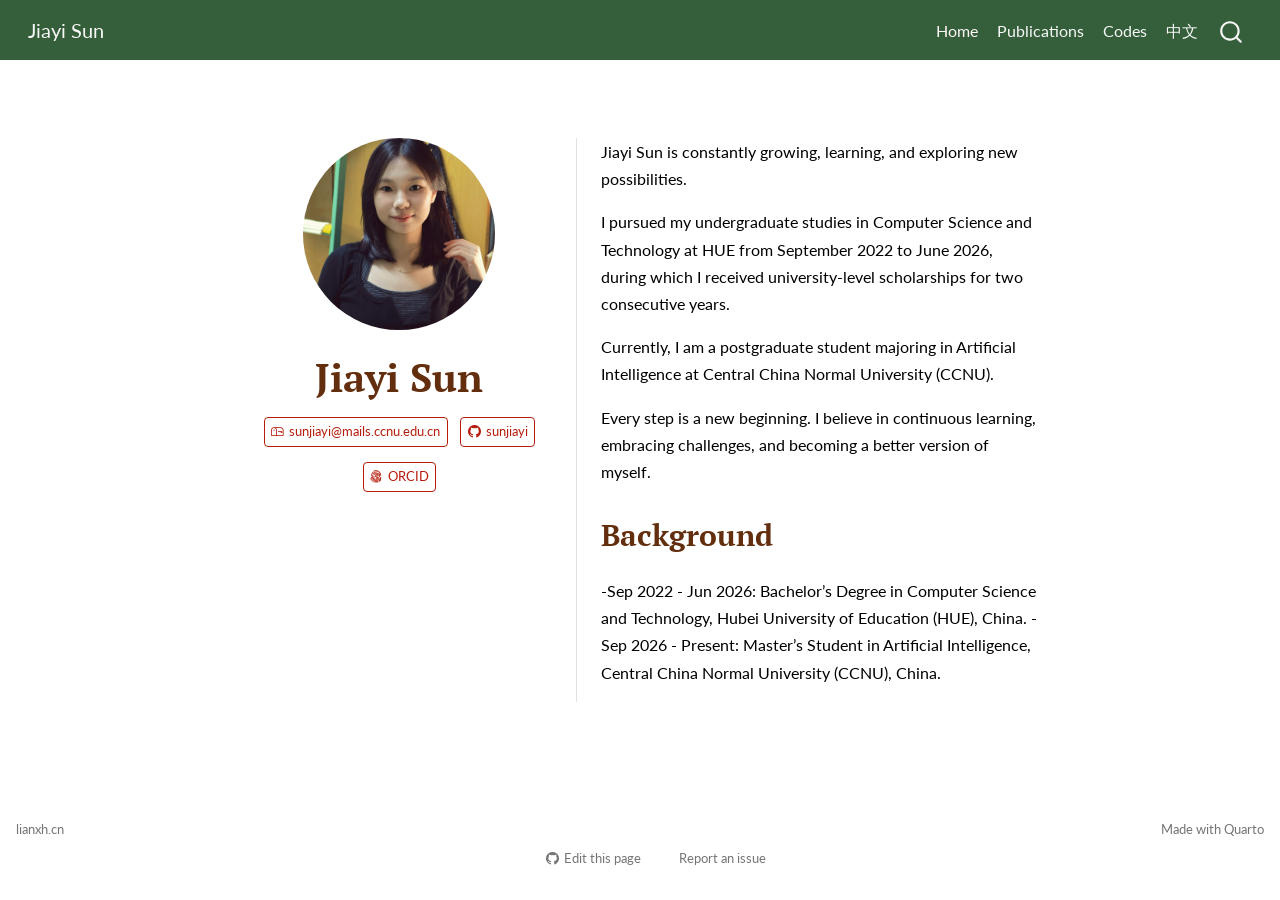
<file: docs/index.html>
<!DOCTYPE html>
<html xmlns="http://www.w3.org/1999/xhtml" lang="en" xml:lang="en"><head>

<meta charset="utf-8">
<meta name="generator" content="quarto-1.11.9">

<meta name="viewport" content="width=device-width, initial-scale=1.0, user-scalable=yes">


<title>Jiayi Sun</title>
<style>
/* Default styles provided by pandoc.
** See https://pandoc.org/MANUAL.html#variables-for-html for config info.
*/
span.smallcaps{font-variant: small-caps;}
div.columns{display: flex; gap: 1.5em;}
div.column{flex: auto;}
@media screen {
div.columns{gap: min(4vw, 1.5em);}
div.column{overflow-x: auto;}
}
div.hanging-indent{margin-left: 1.5em; text-indent: -1.5em;}
ul.task-list{list-style: none;}
ul.task-list li input[type="checkbox"] {
  width: 0.8em;
  margin: 0 0.8em 0.2em -1em; /* quarto-specific, see https://github.com/quarto-dev/quarto-cli/issues/4556 */ 
  vertical-align: middle;
}
</style>


<script src="site_libs/quarto-nav/quarto-nav.js"></script>
<script src="site_libs/quarto-nav/headroom.min.js"></script>
<script src="site_libs/clipboard/clipboard.min.js"></script>
<script src="site_libs/quarto-search/autocomplete.umd.js"></script>
<script src="site_libs/quarto-search/fuse.min.js"></script>
<script src="site_libs/quarto-search/quarto-search.js"></script>
<meta name="quarto:offset" content="./">
<link href="./images/site-logo.png" rel="icon" type="image/png">
<script src="site_libs/quarto-html/quarto.js" type="module"></script>
<script src="site_libs/quarto-html/tabsets/tabsets.js" type="module"></script>
<script src="site_libs/quarto-html/scrollable-regions/scrollable-regions.js" type="module"></script>
<script src="site_libs/quarto-html/popper.min.js"></script>
<script src="site_libs/quarto-html/tippy.umd.min.js"></script>
<link href="site_libs/quarto-html/tippy.css" rel="stylesheet">
<link href="site_libs/quarto-html/quarto-syntax-highlighting-00e69191a930b42b155058873613fefc.css" rel="stylesheet" id="quarto-text-highlighting-styles">
<script src="site_libs/bootstrap/bootstrap.min.js"></script>
<link href="site_libs/bootstrap/bootstrap-icons.css" rel="stylesheet">
<link href="site_libs/bootstrap/bootstrap-016bd04e0e2c882a7816ee569cb32cd4.min.css" rel="stylesheet" append-hash="true" id="quarto-bootstrap" data-mode="light">
<script id="quarto-search-options" type="application/json">{
  "location": "navbar",
  "copy-button": false,
  "collapse-after": 3,
  "panel-placement": "end",
  "type": "overlay",
  "limit": 50,
  "keyboard-shortcut": [
    "f",
    "/",
    "s"
  ],
  "show-item-context": false,
  "language": {
    "search-no-results-text": "No results",
    "search-matching-documents-text": "matching documents",
    "search-copy-link-title": "Copy link to search",
    "search-hide-matches-text": "Hide additional matches",
    "search-more-match-text": "more match in this document",
    "search-more-matches-text": "more matches in this document",
    "search-clear-button-title": "Clear",
    "search-text-placeholder": "",
    "search-detached-cancel-button-title": "Cancel",
    "search-submit-button-title": "Submit",
    "search-label": "Search"
  }
}</script>


</head>

<body class="nav-fixed fullcontent quarto-light"><a id="quarto-skip-link" class="visually-hidden-focusable" href="#quarto-document-content">Skip to main content</a>

<div id="quarto-search-results"></div>
  <header id="quarto-header" class="headroom fixed-top">
    <nav class="navbar navbar-expand-lg " data-bs-theme="dark" aria-label="Site">
      <div class="navbar-container container-fluid">
      <div class="navbar-brand-container mx-auto">
    <a class="navbar-brand" href="./index.html">
    <span class="navbar-title">Jiayi Sun</span>
    </a>
  </div>
          <button class="navbar-toggler" type="button" data-bs-toggle="collapse" data-bs-target="#navbarCollapse" aria-controls="navbarCollapse" aria-expanded="false" aria-label="Toggle navigation" onclick="if (window.quartoToggleHeadroom) { window.quartoToggleHeadroom(); }">
  <span class="navbar-toggler-icon"></span>
</button>
          <div class="collapse navbar-collapse" id="navbarCollapse">
            <ul class="navbar-nav navbar-nav-scroll ms-auto">
  <li class="nav-item">
    <a class="nav-link active" href="./index.html" aria-current="page"> 
<span class="menu-text">Home</span></a>
  </li>  
  <li class="nav-item">
    <a class="nav-link" href="./publications.html"> 
<span class="menu-text">Publications</span></a>
  </li>  
  <li class="nav-item">
    <a class="nav-link" href="./codes.html"> 
<span class="menu-text">Codes</span></a>
  </li>  
  <li class="nav-item">
    <a class="nav-link" href="./Chinese.html"> 
<span class="menu-text">中文</span></a>
  </li>  
</ul>
          </div> <!-- /navcollapse -->
            <div class="quarto-navbar-tools">
</div>
            <div id="quarto-search" class="" title="Search"></div>
      </div> <!-- /container-fluid -->
    </nav>
</header>
<!-- content -->
<div id="quarto-content" class="quarto-container page-columns page-rows-contents page-layout-article page-navbar">
<!-- sidebar -->
<!-- margin-sidebar -->
    
<!-- main -->
<main class="content" id="quarto-document-content" tabindex="-1">




<div class="quarto-about-trestles">
  <div class="about-entity">
    <img src="images/sunjiayi1.jpg" class="about-image
  round " style="height: 12em; width: 12em;">
<header id="title-block-header" class="quarto-title-block default">
<div class="quarto-title">
<h1 class="title">Jiayi Sun</h1>
</div>
<div class="quarto-title-meta">
  </div>
</header>
    <div class="about-links">
  <a href="mailto:sunjiayi@163.com" class="about-link" rel="" target="">
    <i class="bi bi-mailbox"></i>
     <span class="about-link-text">sunjiayi@mails.ccnu.edu.cn</span>
  </a>
  <a href="https://github.com/Jyyyy-o4u" class="about-link" rel="" target="">
    <i class="bi bi-github"></i>
     <span class="about-link-text">sunjiayi</span>
  </a>
  <a href="https://orcid.org/0000-0002-2011-7535" class="about-link" rel="" target="">
    <i class="bi bi-fingerprint"></i>
     <span class="about-link-text">ORCID</span>
  </a>
</div>
  </div>
  <div class="about-contents"><div id="hero-heading">
<p>Jiayi Sun is constantly growing, learning, and exploring new possibilities.</p>
<p>I pursued my undergraduate studies in Computer Science and Technology at HUE from September 2022 to June 2026, during which I received university-level scholarships for two consecutive years.</p>
<p>Currently, I am a postgraduate student majoring in Artificial Intelligence at Central China Normal University (CCNU).</p>
<p>Every step is a new beginning. I believe in continuous learning, embracing challenges, and becoming a better version of myself.</p>
<section id="background" class="level2">
<h2 data-anchor-id="background">Background</h2>
<p>-Sep 2022 - Jun 2026: Bachelor’s Degree in Computer Science and Technology, Hubei University of Education (HUE), China. -Sep 2026 - Present: Master’s Student in Artificial Intelligence, Central China Normal University (CCNU), China.</p>
</section>
</div></div>
</div>





</main> <!-- /main -->
<script id="quarto-html-after-body" type="application/javascript">
  window.document.addEventListener("DOMContentLoaded", function (event) {
    const isCodeAnnotation = (el) => {
      for (const clz of el.classList) {
        if (clz.startsWith('code-annotation-')) {                     
          return true;
        }
      }
      return false;
    }
    const onCopySuccess = function(e) {
      // button target
      const button = e.trigger;
      // don't keep focus
      button.blur();
      // flash "checked"
      button.classList.add('code-copy-button-checked');
      var currentTitle = button.getAttribute("title");
      button.setAttribute("title", "Copied!");
      let tooltip;
      if (window.bootstrap) {
        button.setAttribute("data-bs-toggle", "tooltip");
        button.setAttribute("data-bs-placement", "left");
        button.setAttribute("data-bs-title", "Copied!");
        tooltip = new bootstrap.Tooltip(button, 
          { trigger: "manual", 
            customClass: "code-copy-button-tooltip",
            offset: [0, -8]});
        tooltip.show();    
      }
      setTimeout(function() {
        if (tooltip) {
          tooltip.hide();
          button.removeAttribute("data-bs-title");
          button.removeAttribute("data-bs-toggle");
          button.removeAttribute("data-bs-placement");
        }
        button.setAttribute("title", currentTitle);
        button.classList.remove('code-copy-button-checked');
      }, 1000);
      // clear code selection
      e.clearSelection();
    }
    const getTextToCopy = function(trigger) {
      const outerScaffold = trigger.parentElement.cloneNode(true);
      const codeEl = outerScaffold.querySelector('code');
      for (const childEl of codeEl.children) {
        if (isCodeAnnotation(childEl)) {
          childEl.remove();
        }
      }
      return codeEl.innerText;
    }
    const clipboard = new window.ClipboardJS('.code-copy-button:not([data-in-quarto-modal])', {
      text: getTextToCopy
    });
    clipboard.on('success', onCopySuccess);
    if (window.document.getElementById('quarto-embedded-source-code-modal')) {
      const clipboardModal = new window.ClipboardJS('.code-copy-button[data-in-quarto-modal]', {
        text: getTextToCopy,
        container: window.document.getElementById('quarto-embedded-source-code-modal')
      });
      clipboardModal.on('success', onCopySuccess);
    }
      var localhostRegex = new RegExp(/^(?:http|https):\/\/localhost\:?[0-9]*\//);
      var mailtoRegex = new RegExp(/^mailto:/);
        var filterRegex = new RegExp("https:\/\/github\.com\/Jyyyy-o4u");
      var isInternal = (href) => {
          return filterRegex.test(href) || localhostRegex.test(href) || mailtoRegex.test(href);
      }
      // Inspect non-navigation links and adorn them if external
      window.quartoDecorateExternalLinks = function (root) {
     var links = (root || window.document).querySelectorAll('a[href]:not(.nav-link):not(.navbar-brand):not(.toc-action):not(.sidebar-link):not(.sidebar-item-toggle):not(.pagination-link):not(.no-external):not([aria-hidden]):not(.dropdown-item):not(.quarto-navigation-tool):not(.about-link)');
      for (var i=0; i<links.length; i++) {
        const link = links[i];
        if (!isInternal(link.href)) {
          // undo the damage that might have been done by quarto-nav.js in the case of
          // links that we want to consider external
          if (link.dataset.originalHref !== undefined) {
            link.href = link.dataset.originalHref;
          }
          if (!link.classList.contains('no-external-icon')) {
          }
        }
      }
      };
      window.quartoDecorateExternalLinks(window.document);
    // Esc closes the popup (WCAG 1.4.13) and focus leaving both trigger and
    // popup closes it (WCAG 2.4.11); tippy handles neither for interactive popups.
    const hideOnEscAndFocusOut = {
      name: 'hideOnEscAndFocusOut',
      defaultValue: true,
      fn(instance) {
        const dismiss = () => {
          // A show scheduled by the trigger delay would otherwise reopen it
          instance.clearDelayTimeouts();
          instance.hide();
        };
        const onKeyDown = (event) => {
          if (event.key !== 'Escape') {
            return;
          }
          // Keep Esc from also reaching page handlers (e.g. reveal.js overview),
          // except an open reveal.js slide menu, which Esc should close too.
          // The menu handles keys only when its keyboard option is on.
          const menuHandlesEsc = window.Reveal?.getPlugin?.('menu')?.isOpen() &&
            window.Reveal.getConfig().menu?.keyboard !== false;
          if (!menuHandlesEsc) {
            event.stopPropagation();
          }
          if (instance.popper.contains(window.document.activeElement)) {
            // Disabled while refocusing so the focus trigger does not reopen it
            instance.disable();
            instance.reference.focus();
            instance.enable();
          }
          dismiss();
        };
        const onFocusOut = (event) => {
          const target = event.relatedTarget;
          if (target && !instance.reference.contains(target) &&
              !instance.popper.contains(target)) {
            dismiss();
          }
        };
        // On the trigger too: a click trigger (code-annotations: select) has no
        // blur handling. Attached for the instance's lifetime so leaving the
        // trigger also cancels a show still pending on the trigger delay.
        instance.reference.addEventListener('focusout', onFocusOut);
        return {
          onShow() {
            window.document.addEventListener('keydown', onKeyDown, true);
            instance.popper.addEventListener('focusout', onFocusOut);
          },
          onHide() {
            window.document.removeEventListener('keydown', onKeyDown, true);
            instance.popper.removeEventListener('focusout', onFocusOut);
          },
          onDestroy() {
            instance.reference.removeEventListener('focusout', onFocusOut);
          },
        };
      },
    };
    function tippyHover(el, contentFn, onTriggerFn, onUntriggerFn) {
      const config = {
        allowHTML: true,
        maxWidth: 500,
        delay: 100,
        arrow: false,
        appendTo: function(el) {
            return el.parentElement;
        },
        interactive: true,
        interactiveBorder: 10,
        theme: 'quarto',
        placement: 'bottom-start',
        plugins: [hideOnEscAndFocusOut],
      };
      if (contentFn) {
        config.content = contentFn;
      }
      if (onTriggerFn) {
        config.onTrigger = onTriggerFn;
      }
      if (onUntriggerFn) {
        config.onUntrigger = onUntriggerFn;
      }
      window.tippy(el, config); 
    }
    const noterefs = window.document.querySelectorAll('a[role="doc-noteref"]');
    for (var i=0; i<noterefs.length; i++) {
      const ref = noterefs[i];
      tippyHover(ref, function() {
        // use id or data attribute instead here
        let href = ref.getAttribute('data-footnote-href') || ref.getAttribute('href');
        try { href = new URL(href).hash; } catch {}
        const id = href.replace(/^#\/?/, "");
        const note = window.document.getElementById(id);
        if (note) {
          return note.innerHTML;
        } else {
          return "";
        }
      });
    }
    const xrefs = window.document.querySelectorAll('a.quarto-xref');
    const processXRef = (id, note) => {
      // Strip column container classes
      const stripColumnClz = (el) => {
        el.classList.remove("page-full", "page-columns");
        if (el.children) {
          for (const child of el.children) {
            stripColumnClz(child);
          }
        }
      }
      stripColumnClz(note)
      if (id === null || id.startsWith('sec-')) {
        // Special case sections, only their first couple elements
        const container = document.createElement("div");
        if (note.children && note.children.length > 2) {
          container.appendChild(note.children[0].cloneNode(true));
          for (let i = 1; i < note.children.length; i++) {
            const child = note.children[i];
            if (child.tagName === "P" && child.innerText === "") {
              continue;
            } else {
              container.appendChild(child.cloneNode(true));
              break;
            }
          }
          if (window.Quarto?.typesetMath) {
            window.Quarto.typesetMath(container);
          }
          return container.innerHTML
        } else {
          if (window.Quarto?.typesetMath) {
            window.Quarto.typesetMath(note);
          }
          return note.innerHTML;
        }
      } else {
        // Remove any anchor links if they are present
        const anchorLink = note.querySelector('a.anchorjs-link');
        if (anchorLink) {
          anchorLink.remove();
        }
        if (window.Quarto?.typesetMath) {
          window.Quarto.typesetMath(note);
        }
        if (note.classList.contains("callout")) {
          return note.outerHTML;
        } else {
          return note.innerHTML;
        }
      }
    }
    for (var i=0; i<xrefs.length; i++) {
      const xref = xrefs[i];
      tippyHover(xref, undefined, function(instance) {
        instance.disable();
        let url = xref.getAttribute('href');
        let hash = undefined; 
        if (url.startsWith('#')) {
          hash = url;
        } else {
          try { hash = new URL(url).hash; } catch {}
        }
        if (hash) {
          const id = hash.replace(/^#\/?/, "");
          const note = window.document.getElementById(id);
          if (note !== null) {
            try {
              const html = processXRef(id, note.cloneNode(true));
              instance.setContent(html);
            } finally {
              instance.enable();
              instance.show();
            }
          } else {
            // See if we can fetch this
            fetch(url.split('#')[0])
            .then(res => res.text())
            .then(html => {
              const parser = new DOMParser();
              const htmlDoc = parser.parseFromString(html, "text/html");
              const note = htmlDoc.getElementById(id);
              if (note !== null) {
                const html = processXRef(id, note);
                instance.setContent(html);
              } 
            }).finally(() => {
              instance.enable();
              instance.show();
            });
          }
        } else {
          // See if we can fetch a full url (with no hash to target)
          // This is a special case and we should probably do some content thinning / targeting
          fetch(url)
          .then(res => res.text())
          .then(html => {
            const parser = new DOMParser();
            const htmlDoc = parser.parseFromString(html, "text/html");
            const note = htmlDoc.querySelector('main.content');
            if (note !== null) {
              // This should only happen for chapter cross references
              // (since there is no id in the URL)
              // remove the first header
              if (note.children.length > 0 && note.children[0].tagName === "HEADER") {
                note.children[0].remove();
              }
              const html = processXRef(null, note);
              instance.setContent(html);
            } 
          }).finally(() => {
            instance.enable();
            instance.show();
          });
        }
      }, function(instance) {
      });
    }
        let selectedAnnoteEl;
        const selectorForAnnotation = ( cell, annotation) => {
          let cellAttr = 'data-code-cell="' + cell + '"';
          let lineAttr = 'data-code-annotation="' +  annotation + '"';
          const selector = 'span[' + cellAttr + '][' + lineAttr + ']';
          return selector;
        }
        const selectCodeLines = (annoteEl) => {
          const doc = window.document;
          const targetCell = annoteEl.getAttribute("data-target-cell");
          const targetAnnotation = annoteEl.getAttribute("data-target-annotation");
          const annoteSpan = window.document.querySelector(selectorForAnnotation(targetCell, targetAnnotation));
          const lines = annoteSpan.getAttribute("data-code-lines").split(",");
          const lineIds = lines.map((line) => {
            return targetCell + "-" + line;
          })
          // Each band is positioned against its own containing block, which is
          // not the offsetParent of the lines, so place it from client rects.
          const placeBand = (band, firstEl, lastEl, codeBlock) => {
            const container = band.offsetParent;
            if (container === null) {
              return;
            }
            const containerRect = container.getBoundingClientRect();
            // Reveal.js scales slides with a transform, so convert client
            // pixels back to the CSS pixels of the container.
            const scale = containerRect.height / container.offsetHeight || 1;
            const firstRect = firstEl.getBoundingClientRect();
            const lastRect = lastEl.getBoundingClientRect();
            const top = (firstRect.top - containerRect.top) / scale - container.clientTop + container.scrollTop;
            const height = (lastRect.bottom - firstRect.top) / scale;
            band.style.top = top - 2 + "px";
            band.style.height = height + 4 + "px";
            if (codeBlock) {
              // Without the copy button wrapper, the containing block is wider
              // than the code block, so span the code block explicitly.
              const blockRect = codeBlock.getBoundingClientRect();
              band.style.left = (blockRect.left - containerRect.left) / scale - container.clientLeft + container.scrollLeft + "px";
              band.style.width = blockRect.width / scale + "px";
            }
          };
          if (lineIds.length > 0) {
            const el = window.document.getElementById(lineIds[0]);
            const lastEl = window.document.getElementById(lineIds[lineIds.length - 1]);
            const parent = el.parentElement.parentElement;
            // cook up a div (if necessary) and position it
            let div = window.document.getElementById("code-annotation-line-highlight");
            if (div === null) {
              div = window.document.createElement("div");
              div.setAttribute("id", "code-annotation-line-highlight");
              div.style.position = 'absolute';
              parent.appendChild(div);
            }
            placeBand(div, el, lastEl, parent.closest("div.sourceCode") || parent);
            let gutterDiv = window.document.getElementById("code-annotation-line-highlight-gutter");
            if (gutterDiv === null) {
              gutterDiv = window.document.createElement("div");
              gutterDiv.setAttribute("id", "code-annotation-line-highlight-gutter");
              gutterDiv.style.position = 'absolute';
              const codeCell = window.document.getElementById(targetCell);
              const gutter = codeCell.querySelector('.code-annotation-gutter');
              gutter.appendChild(gutterDiv);
            }
            placeBand(gutterDiv, el, lastEl);
            selectedAnnoteEl = annoteEl;
          }
        };
        const unselectCodeLines = () => {
          const elementsIds = ["code-annotation-line-highlight", "code-annotation-line-highlight-gutter"];
          elementsIds.forEach((elId) => {
            const div = window.document.getElementById(elId);
            if (div) {
              div.remove();
            }
          });
          selectedAnnoteEl = undefined;
        };
          // Handle positioning of the toggle
      window.addEventListener(
        "resize",
        throttle(() => {
          elRect = undefined;
          if (selectedAnnoteEl) {
            selectCodeLines(selectedAnnoteEl);
          }
        }, 10)
      );
      function throttle(fn, ms) {
      let throttle = false;
      let timer;
        return (...args) => {
          if(!throttle) { // first call gets through
              fn.apply(this, args);
              throttle = true;
          } else { // all the others get throttled
              if(timer) clearTimeout(timer); // cancel #2
              timer = setTimeout(() => {
                fn.apply(this, args);
                timer = throttle = false;
              }, ms);
          }
        };
      }
        // Attach click handler to the DT
        const annoteDls = window.document.querySelectorAll('dt[data-target-cell]');
        for (const annoteDlNode of annoteDls) {
          annoteDlNode.addEventListener('click', (event) => {
            const clickedEl = event.target;
            if (clickedEl !== selectedAnnoteEl) {
              unselectCodeLines();
              const activeEl = window.document.querySelector('dt[data-target-cell].code-annotation-active');
              if (activeEl) {
                activeEl.classList.remove('code-annotation-active');
              }
              selectCodeLines(clickedEl);
              clickedEl.classList.add('code-annotation-active');
            } else {
              // Unselect the line
              unselectCodeLines();
              clickedEl.classList.remove('code-annotation-active');
            }
          });
        }
    const findCites = (el) => {
      const parentEl = el.parentElement;
      if (parentEl) {
        const cites = parentEl.dataset.cites;
        if (cites) {
          return {
            el,
            cites: cites.split(' ')
          };
        } else {
          return findCites(el.parentElement)
        }
      } else {
        return undefined;
      }
    };
    var bibliorefs = window.document.querySelectorAll('a[role="doc-biblioref"]');
    for (var i=0; i<bibliorefs.length; i++) {
      const ref = bibliorefs[i];
      const citeInfo = findCites(ref);
      if (citeInfo) {
        tippyHover(citeInfo.el, function() {
          var popup = window.document.createElement('div');
          citeInfo.cites.forEach(function(cite) {
            var citeDiv = window.document.createElement('div');
            citeDiv.classList.add('hanging-indent');
            citeDiv.classList.add('csl-entry');
            var biblioDiv = window.document.getElementById('ref-' + cite);
            if (biblioDiv) {
              citeDiv.innerHTML = biblioDiv.innerHTML;
            }
            popup.appendChild(citeDiv);
          });
          return popup.innerHTML;
        });
      }
    }
  });
  </script>
  <script type="application/javascript">
  window.quartoScrollableRegionsLabels = {"code":"Scrollable code","output":"Scrollable output"};
  </script>
</div> <!-- /content -->
<footer class="footer">
  <div class="nav-footer">
    <div class="nav-footer-left">
<p><a href="https://www.lianxh.cn">lianxh.cn</a><br></p>
</div>   
    <div class="nav-footer-center">
      &nbsp;
    <div class="toc-actions"><ul><li><a href="https://github.com/Jyyyy-o4u/jiayisun.github.io/edit/main/index.qmd" class="toc-action"><i class="bi bi-github"></i>Edit this page</a></li><li><a href="https://github.com/Jyyyy-o4u/jiayisun.github.io/issues/new" class="toc-action"><i class="bi empty"></i>Report an issue</a></li></ul></div></div>
    <div class="nav-footer-right">
<p>Made with <a href="https://quarto.org/">Quarto</a><br></p>
</div>
  </div>
</footer>




</body></html>
</file>
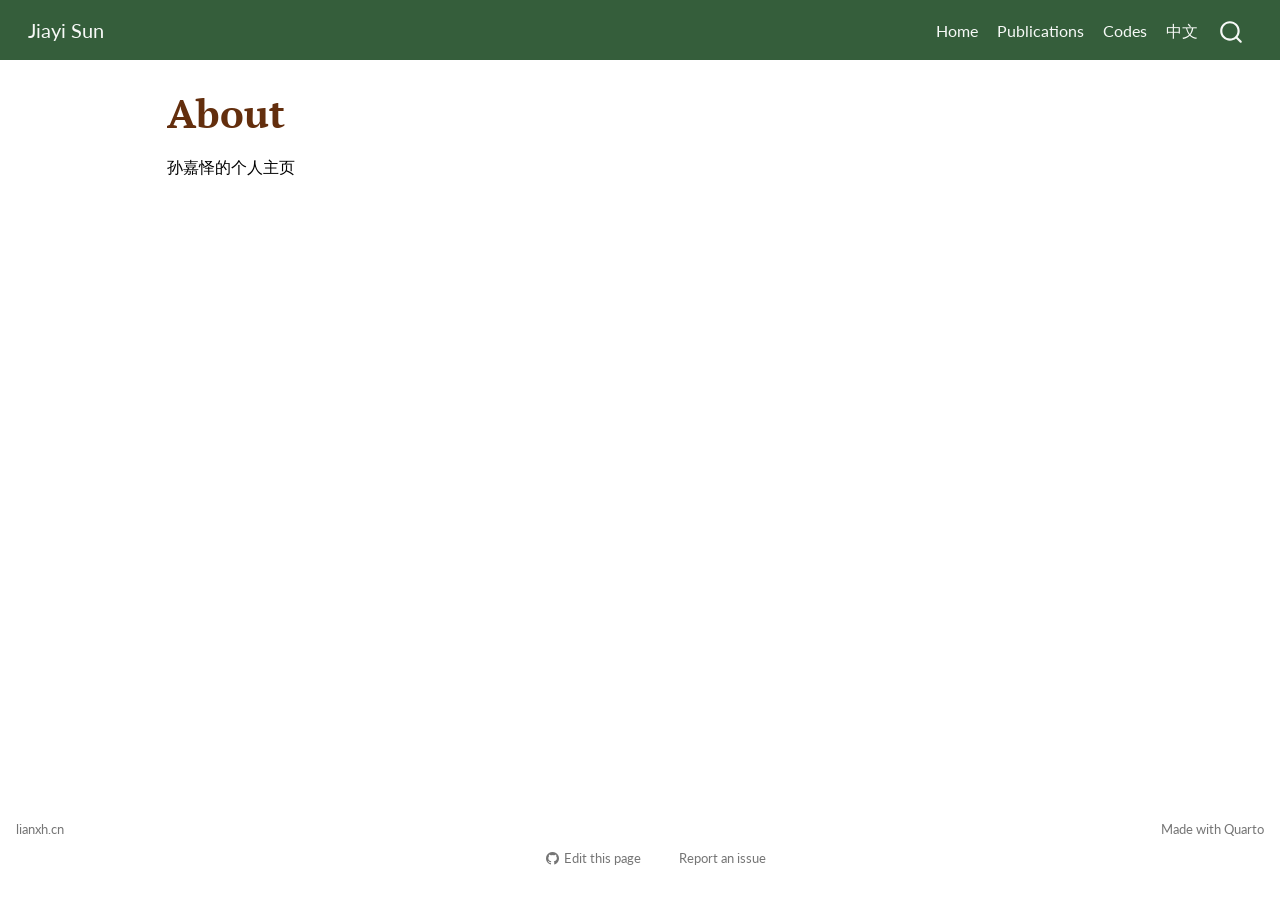
<file: docs/about.html>
<!DOCTYPE html>
<html xmlns="http://www.w3.org/1999/xhtml" lang="en" xml:lang="en"><head>

<meta charset="utf-8">
<meta name="generator" content="quarto-1.11.9">

<meta name="viewport" content="width=device-width, initial-scale=1.0, user-scalable=yes">


<title>About – Jiayi Sun</title>
<style>
/* Default styles provided by pandoc.
** See https://pandoc.org/MANUAL.html#variables-for-html for config info.
*/
span.smallcaps{font-variant: small-caps;}
div.columns{display: flex; gap: 1.5em;}
div.column{flex: auto;}
@media screen {
div.columns{gap: min(4vw, 1.5em);}
div.column{overflow-x: auto;}
}
div.hanging-indent{margin-left: 1.5em; text-indent: -1.5em;}
ul.task-list{list-style: none;}
ul.task-list li input[type="checkbox"] {
  width: 0.8em;
  margin: 0 0.8em 0.2em -1em; /* quarto-specific, see https://github.com/quarto-dev/quarto-cli/issues/4556 */ 
  vertical-align: middle;
}
</style>


<script src="site_libs/quarto-nav/quarto-nav.js"></script>
<script src="site_libs/quarto-nav/headroom.min.js"></script>
<script src="site_libs/clipboard/clipboard.min.js"></script>
<script src="site_libs/quarto-search/autocomplete.umd.js"></script>
<script src="site_libs/quarto-search/fuse.min.js"></script>
<script src="site_libs/quarto-search/quarto-search.js"></script>
<meta name="quarto:offset" content="./">
<link href="./images/site-logo.png" rel="icon" type="image/png">
<script src="site_libs/quarto-html/quarto.js" type="module"></script>
<script src="site_libs/quarto-html/tabsets/tabsets.js" type="module"></script>
<script src="site_libs/quarto-html/scrollable-regions/scrollable-regions.js" type="module"></script>
<script src="site_libs/quarto-html/popper.min.js"></script>
<script src="site_libs/quarto-html/tippy.umd.min.js"></script>
<script src="site_libs/quarto-html/anchor.min.js"></script>
<link href="site_libs/quarto-html/tippy.css" rel="stylesheet">
<link href="site_libs/quarto-html/quarto-syntax-highlighting-00e69191a930b42b155058873613fefc.css" rel="stylesheet" id="quarto-text-highlighting-styles">
<script src="site_libs/bootstrap/bootstrap.min.js"></script>
<link href="site_libs/bootstrap/bootstrap-icons.css" rel="stylesheet">
<link href="site_libs/bootstrap/bootstrap-016bd04e0e2c882a7816ee569cb32cd4.min.css" rel="stylesheet" append-hash="true" id="quarto-bootstrap" data-mode="light">
<script id="quarto-search-options" type="application/json">{
  "location": "navbar",
  "copy-button": false,
  "collapse-after": 3,
  "panel-placement": "end",
  "type": "overlay",
  "limit": 50,
  "keyboard-shortcut": [
    "f",
    "/",
    "s"
  ],
  "show-item-context": false,
  "language": {
    "search-no-results-text": "No results",
    "search-matching-documents-text": "matching documents",
    "search-copy-link-title": "Copy link to search",
    "search-hide-matches-text": "Hide additional matches",
    "search-more-match-text": "more match in this document",
    "search-more-matches-text": "more matches in this document",
    "search-clear-button-title": "Clear",
    "search-text-placeholder": "",
    "search-detached-cancel-button-title": "Cancel",
    "search-submit-button-title": "Submit",
    "search-label": "Search"
  }
}</script>


</head>

<body class="nav-fixed quarto-light"><a id="quarto-skip-link" class="visually-hidden-focusable" href="#quarto-document-content">Skip to main content</a>

<div id="quarto-search-results"></div>
  <header id="quarto-header" class="headroom fixed-top">
    <nav class="navbar navbar-expand-lg " data-bs-theme="dark" aria-label="Site">
      <div class="navbar-container container-fluid">
      <div class="navbar-brand-container mx-auto">
    <a class="navbar-brand" href="./index.html">
    <span class="navbar-title">Jiayi Sun</span>
    </a>
  </div>
          <button class="navbar-toggler" type="button" data-bs-toggle="collapse" data-bs-target="#navbarCollapse" aria-controls="navbarCollapse" aria-expanded="false" aria-label="Toggle navigation" onclick="if (window.quartoToggleHeadroom) { window.quartoToggleHeadroom(); }">
  <span class="navbar-toggler-icon"></span>
</button>
          <div class="collapse navbar-collapse" id="navbarCollapse">
            <ul class="navbar-nav navbar-nav-scroll ms-auto">
  <li class="nav-item">
    <a class="nav-link" href="./index.html"> 
<span class="menu-text">Home</span></a>
  </li>  
  <li class="nav-item">
    <a class="nav-link" href="./publications.html"> 
<span class="menu-text">Publications</span></a>
  </li>  
  <li class="nav-item">
    <a class="nav-link" href="./codes.html"> 
<span class="menu-text">Codes</span></a>
  </li>  
  <li class="nav-item">
    <a class="nav-link" href="./Chinese.html"> 
<span class="menu-text">中文</span></a>
  </li>  
</ul>
          </div> <!-- /navcollapse -->
            <div class="quarto-navbar-tools">
</div>
            <div id="quarto-search" class="" title="Search"></div>
      </div> <!-- /container-fluid -->
    </nav>
</header>
<!-- content -->
<div id="quarto-content" class="quarto-container page-columns page-rows-contents page-layout-article page-navbar">
<!-- sidebar -->
<!-- margin-sidebar -->
    <div id="quarto-margin-sidebar" class="sidebar margin-sidebar zindex-bottom">
        
    </div>
<!-- main -->
<main class="content" id="quarto-document-content" tabindex="-1">

<header id="title-block-header" class="quarto-title-block default">
<div class="quarto-title">
<h1 class="title">About</h1>
</div>



<div class="quarto-title-meta">

    
  
    
  </div>
  


</header>


<p>孙嘉怿的个人主页</p>



</main> <!-- /main -->
<script id="quarto-html-after-body" type="application/javascript">
  window.document.addEventListener("DOMContentLoaded", function (event) {
    const icon = "";
    const anchorJS = new window.AnchorJS();
    anchorJS.options = {
      placement: 'right',
      icon: icon
    };
    anchorJS.add('.anchored');
    const isCodeAnnotation = (el) => {
      for (const clz of el.classList) {
        if (clz.startsWith('code-annotation-')) {                     
          return true;
        }
      }
      return false;
    }
    const onCopySuccess = function(e) {
      // button target
      const button = e.trigger;
      // don't keep focus
      button.blur();
      // flash "checked"
      button.classList.add('code-copy-button-checked');
      var currentTitle = button.getAttribute("title");
      button.setAttribute("title", "Copied!");
      let tooltip;
      if (window.bootstrap) {
        button.setAttribute("data-bs-toggle", "tooltip");
        button.setAttribute("data-bs-placement", "left");
        button.setAttribute("data-bs-title", "Copied!");
        tooltip = new bootstrap.Tooltip(button, 
          { trigger: "manual", 
            customClass: "code-copy-button-tooltip",
            offset: [0, -8]});
        tooltip.show();    
      }
      setTimeout(function() {
        if (tooltip) {
          tooltip.hide();
          button.removeAttribute("data-bs-title");
          button.removeAttribute("data-bs-toggle");
          button.removeAttribute("data-bs-placement");
        }
        button.setAttribute("title", currentTitle);
        button.classList.remove('code-copy-button-checked');
      }, 1000);
      // clear code selection
      e.clearSelection();
    }
    const getTextToCopy = function(trigger) {
      const outerScaffold = trigger.parentElement.cloneNode(true);
      const codeEl = outerScaffold.querySelector('code');
      for (const childEl of codeEl.children) {
        if (isCodeAnnotation(childEl)) {
          childEl.remove();
        }
      }
      return codeEl.innerText;
    }
    const clipboard = new window.ClipboardJS('.code-copy-button:not([data-in-quarto-modal])', {
      text: getTextToCopy
    });
    clipboard.on('success', onCopySuccess);
    if (window.document.getElementById('quarto-embedded-source-code-modal')) {
      const clipboardModal = new window.ClipboardJS('.code-copy-button[data-in-quarto-modal]', {
        text: getTextToCopy,
        container: window.document.getElementById('quarto-embedded-source-code-modal')
      });
      clipboardModal.on('success', onCopySuccess);
    }
      var localhostRegex = new RegExp(/^(?:http|https):\/\/localhost\:?[0-9]*\//);
      var mailtoRegex = new RegExp(/^mailto:/);
        var filterRegex = new RegExp("https:\/\/github\.com\/Jyyyy-o4u");
      var isInternal = (href) => {
          return filterRegex.test(href) || localhostRegex.test(href) || mailtoRegex.test(href);
      }
      // Inspect non-navigation links and adorn them if external
      window.quartoDecorateExternalLinks = function (root) {
     var links = (root || window.document).querySelectorAll('a[href]:not(.nav-link):not(.navbar-brand):not(.toc-action):not(.sidebar-link):not(.sidebar-item-toggle):not(.pagination-link):not(.no-external):not([aria-hidden]):not(.dropdown-item):not(.quarto-navigation-tool):not(.about-link)');
      for (var i=0; i<links.length; i++) {
        const link = links[i];
        if (!isInternal(link.href)) {
          // undo the damage that might have been done by quarto-nav.js in the case of
          // links that we want to consider external
          if (link.dataset.originalHref !== undefined) {
            link.href = link.dataset.originalHref;
          }
          if (!link.classList.contains('no-external-icon')) {
          }
        }
      }
      };
      window.quartoDecorateExternalLinks(window.document);
    // Esc closes the popup (WCAG 1.4.13) and focus leaving both trigger and
    // popup closes it (WCAG 2.4.11); tippy handles neither for interactive popups.
    const hideOnEscAndFocusOut = {
      name: 'hideOnEscAndFocusOut',
      defaultValue: true,
      fn(instance) {
        const dismiss = () => {
          // A show scheduled by the trigger delay would otherwise reopen it
          instance.clearDelayTimeouts();
          instance.hide();
        };
        const onKeyDown = (event) => {
          if (event.key !== 'Escape') {
            return;
          }
          // Keep Esc from also reaching page handlers (e.g. reveal.js overview),
          // except an open reveal.js slide menu, which Esc should close too.
          // The menu handles keys only when its keyboard option is on.
          const menuHandlesEsc = window.Reveal?.getPlugin?.('menu')?.isOpen() &&
            window.Reveal.getConfig().menu?.keyboard !== false;
          if (!menuHandlesEsc) {
            event.stopPropagation();
          }
          if (instance.popper.contains(window.document.activeElement)) {
            // Disabled while refocusing so the focus trigger does not reopen it
            instance.disable();
            instance.reference.focus();
            instance.enable();
          }
          dismiss();
        };
        const onFocusOut = (event) => {
          const target = event.relatedTarget;
          if (target && !instance.reference.contains(target) &&
              !instance.popper.contains(target)) {
            dismiss();
          }
        };
        // On the trigger too: a click trigger (code-annotations: select) has no
        // blur handling. Attached for the instance's lifetime so leaving the
        // trigger also cancels a show still pending on the trigger delay.
        instance.reference.addEventListener('focusout', onFocusOut);
        return {
          onShow() {
            window.document.addEventListener('keydown', onKeyDown, true);
            instance.popper.addEventListener('focusout', onFocusOut);
          },
          onHide() {
            window.document.removeEventListener('keydown', onKeyDown, true);
            instance.popper.removeEventListener('focusout', onFocusOut);
          },
          onDestroy() {
            instance.reference.removeEventListener('focusout', onFocusOut);
          },
        };
      },
    };
    function tippyHover(el, contentFn, onTriggerFn, onUntriggerFn) {
      const config = {
        allowHTML: true,
        maxWidth: 500,
        delay: 100,
        arrow: false,
        appendTo: function(el) {
            return el.parentElement;
        },
        interactive: true,
        interactiveBorder: 10,
        theme: 'quarto',
        placement: 'bottom-start',
        plugins: [hideOnEscAndFocusOut],
      };
      if (contentFn) {
        config.content = contentFn;
      }
      if (onTriggerFn) {
        config.onTrigger = onTriggerFn;
      }
      if (onUntriggerFn) {
        config.onUntrigger = onUntriggerFn;
      }
      window.tippy(el, config); 
    }
    const noterefs = window.document.querySelectorAll('a[role="doc-noteref"]');
    for (var i=0; i<noterefs.length; i++) {
      const ref = noterefs[i];
      tippyHover(ref, function() {
        // use id or data attribute instead here
        let href = ref.getAttribute('data-footnote-href') || ref.getAttribute('href');
        try { href = new URL(href).hash; } catch {}
        const id = href.replace(/^#\/?/, "");
        const note = window.document.getElementById(id);
        if (note) {
          return note.innerHTML;
        } else {
          return "";
        }
      });
    }
    const xrefs = window.document.querySelectorAll('a.quarto-xref');
    const processXRef = (id, note) => {
      // Strip column container classes
      const stripColumnClz = (el) => {
        el.classList.remove("page-full", "page-columns");
        if (el.children) {
          for (const child of el.children) {
            stripColumnClz(child);
          }
        }
      }
      stripColumnClz(note)
      if (id === null || id.startsWith('sec-')) {
        // Special case sections, only their first couple elements
        const container = document.createElement("div");
        if (note.children && note.children.length > 2) {
          container.appendChild(note.children[0].cloneNode(true));
          for (let i = 1; i < note.children.length; i++) {
            const child = note.children[i];
            if (child.tagName === "P" && child.innerText === "") {
              continue;
            } else {
              container.appendChild(child.cloneNode(true));
              break;
            }
          }
          if (window.Quarto?.typesetMath) {
            window.Quarto.typesetMath(container);
          }
          return container.innerHTML
        } else {
          if (window.Quarto?.typesetMath) {
            window.Quarto.typesetMath(note);
          }
          return note.innerHTML;
        }
      } else {
        // Remove any anchor links if they are present
        const anchorLink = note.querySelector('a.anchorjs-link');
        if (anchorLink) {
          anchorLink.remove();
        }
        if (window.Quarto?.typesetMath) {
          window.Quarto.typesetMath(note);
        }
        if (note.classList.contains("callout")) {
          return note.outerHTML;
        } else {
          return note.innerHTML;
        }
      }
    }
    for (var i=0; i<xrefs.length; i++) {
      const xref = xrefs[i];
      tippyHover(xref, undefined, function(instance) {
        instance.disable();
        let url = xref.getAttribute('href');
        let hash = undefined; 
        if (url.startsWith('#')) {
          hash = url;
        } else {
          try { hash = new URL(url).hash; } catch {}
        }
        if (hash) {
          const id = hash.replace(/^#\/?/, "");
          const note = window.document.getElementById(id);
          if (note !== null) {
            try {
              const html = processXRef(id, note.cloneNode(true));
              instance.setContent(html);
            } finally {
              instance.enable();
              instance.show();
            }
          } else {
            // See if we can fetch this
            fetch(url.split('#')[0])
            .then(res => res.text())
            .then(html => {
              const parser = new DOMParser();
              const htmlDoc = parser.parseFromString(html, "text/html");
              const note = htmlDoc.getElementById(id);
              if (note !== null) {
                const html = processXRef(id, note);
                instance.setContent(html);
              } 
            }).finally(() => {
              instance.enable();
              instance.show();
            });
          }
        } else {
          // See if we can fetch a full url (with no hash to target)
          // This is a special case and we should probably do some content thinning / targeting
          fetch(url)
          .then(res => res.text())
          .then(html => {
            const parser = new DOMParser();
            const htmlDoc = parser.parseFromString(html, "text/html");
            const note = htmlDoc.querySelector('main.content');
            if (note !== null) {
              // This should only happen for chapter cross references
              // (since there is no id in the URL)
              // remove the first header
              if (note.children.length > 0 && note.children[0].tagName === "HEADER") {
                note.children[0].remove();
              }
              const html = processXRef(null, note);
              instance.setContent(html);
            } 
          }).finally(() => {
            instance.enable();
            instance.show();
          });
        }
      }, function(instance) {
      });
    }
        let selectedAnnoteEl;
        const selectorForAnnotation = ( cell, annotation) => {
          let cellAttr = 'data-code-cell="' + cell + '"';
          let lineAttr = 'data-code-annotation="' +  annotation + '"';
          const selector = 'span[' + cellAttr + '][' + lineAttr + ']';
          return selector;
        }
        const selectCodeLines = (annoteEl) => {
          const doc = window.document;
          const targetCell = annoteEl.getAttribute("data-target-cell");
          const targetAnnotation = annoteEl.getAttribute("data-target-annotation");
          const annoteSpan = window.document.querySelector(selectorForAnnotation(targetCell, targetAnnotation));
          const lines = annoteSpan.getAttribute("data-code-lines").split(",");
          const lineIds = lines.map((line) => {
            return targetCell + "-" + line;
          })
          // Each band is positioned against its own containing block, which is
          // not the offsetParent of the lines, so place it from client rects.
          const placeBand = (band, firstEl, lastEl, codeBlock) => {
            const container = band.offsetParent;
            if (container === null) {
              return;
            }
            const containerRect = container.getBoundingClientRect();
            // Reveal.js scales slides with a transform, so convert client
            // pixels back to the CSS pixels of the container.
            const scale = containerRect.height / container.offsetHeight || 1;
            const firstRect = firstEl.getBoundingClientRect();
            const lastRect = lastEl.getBoundingClientRect();
            const top = (firstRect.top - containerRect.top) / scale - container.clientTop + container.scrollTop;
            const height = (lastRect.bottom - firstRect.top) / scale;
            band.style.top = top - 2 + "px";
            band.style.height = height + 4 + "px";
            if (codeBlock) {
              // Without the copy button wrapper, the containing block is wider
              // than the code block, so span the code block explicitly.
              const blockRect = codeBlock.getBoundingClientRect();
              band.style.left = (blockRect.left - containerRect.left) / scale - container.clientLeft + container.scrollLeft + "px";
              band.style.width = blockRect.width / scale + "px";
            }
          };
          if (lineIds.length > 0) {
            const el = window.document.getElementById(lineIds[0]);
            const lastEl = window.document.getElementById(lineIds[lineIds.length - 1]);
            const parent = el.parentElement.parentElement;
            // cook up a div (if necessary) and position it
            let div = window.document.getElementById("code-annotation-line-highlight");
            if (div === null) {
              div = window.document.createElement("div");
              div.setAttribute("id", "code-annotation-line-highlight");
              div.style.position = 'absolute';
              parent.appendChild(div);
            }
            placeBand(div, el, lastEl, parent.closest("div.sourceCode") || parent);
            let gutterDiv = window.document.getElementById("code-annotation-line-highlight-gutter");
            if (gutterDiv === null) {
              gutterDiv = window.document.createElement("div");
              gutterDiv.setAttribute("id", "code-annotation-line-highlight-gutter");
              gutterDiv.style.position = 'absolute';
              const codeCell = window.document.getElementById(targetCell);
              const gutter = codeCell.querySelector('.code-annotation-gutter');
              gutter.appendChild(gutterDiv);
            }
            placeBand(gutterDiv, el, lastEl);
            selectedAnnoteEl = annoteEl;
          }
        };
        const unselectCodeLines = () => {
          const elementsIds = ["code-annotation-line-highlight", "code-annotation-line-highlight-gutter"];
          elementsIds.forEach((elId) => {
            const div = window.document.getElementById(elId);
            if (div) {
              div.remove();
            }
          });
          selectedAnnoteEl = undefined;
        };
          // Handle positioning of the toggle
      window.addEventListener(
        "resize",
        throttle(() => {
          elRect = undefined;
          if (selectedAnnoteEl) {
            selectCodeLines(selectedAnnoteEl);
          }
        }, 10)
      );
      function throttle(fn, ms) {
      let throttle = false;
      let timer;
        return (...args) => {
          if(!throttle) { // first call gets through
              fn.apply(this, args);
              throttle = true;
          } else { // all the others get throttled
              if(timer) clearTimeout(timer); // cancel #2
              timer = setTimeout(() => {
                fn.apply(this, args);
                timer = throttle = false;
              }, ms);
          }
        };
      }
        // Attach click handler to the DT
        const annoteDls = window.document.querySelectorAll('dt[data-target-cell]');
        for (const annoteDlNode of annoteDls) {
          annoteDlNode.addEventListener('click', (event) => {
            const clickedEl = event.target;
            if (clickedEl !== selectedAnnoteEl) {
              unselectCodeLines();
              const activeEl = window.document.querySelector('dt[data-target-cell].code-annotation-active');
              if (activeEl) {
                activeEl.classList.remove('code-annotation-active');
              }
              selectCodeLines(clickedEl);
              clickedEl.classList.add('code-annotation-active');
            } else {
              // Unselect the line
              unselectCodeLines();
              clickedEl.classList.remove('code-annotation-active');
            }
          });
        }
    const findCites = (el) => {
      const parentEl = el.parentElement;
      if (parentEl) {
        const cites = parentEl.dataset.cites;
        if (cites) {
          return {
            el,
            cites: cites.split(' ')
          };
        } else {
          return findCites(el.parentElement)
        }
      } else {
        return undefined;
      }
    };
    var bibliorefs = window.document.querySelectorAll('a[role="doc-biblioref"]');
    for (var i=0; i<bibliorefs.length; i++) {
      const ref = bibliorefs[i];
      const citeInfo = findCites(ref);
      if (citeInfo) {
        tippyHover(citeInfo.el, function() {
          var popup = window.document.createElement('div');
          citeInfo.cites.forEach(function(cite) {
            var citeDiv = window.document.createElement('div');
            citeDiv.classList.add('hanging-indent');
            citeDiv.classList.add('csl-entry');
            var biblioDiv = window.document.getElementById('ref-' + cite);
            if (biblioDiv) {
              citeDiv.innerHTML = biblioDiv.innerHTML;
            }
            popup.appendChild(citeDiv);
          });
          return popup.innerHTML;
        });
      }
    }
  });
  </script>
  <script type="application/javascript">
  window.quartoScrollableRegionsLabels = {"code":"Scrollable code","output":"Scrollable output"};
  </script>
</div> <!-- /content -->
<footer class="footer">
  <div class="nav-footer">
    <div class="nav-footer-left">
<p><a href="https://www.lianxh.cn">lianxh.cn</a><br></p>
</div>   
    <div class="nav-footer-center">
      &nbsp;
    <div class="toc-actions"><ul><li><a href="https://github.com/Jyyyy-o4u/jiayisun.github.io/edit/main/about.qmd" class="toc-action"><i class="bi bi-github"></i>Edit this page</a></li><li><a href="https://github.com/Jyyyy-o4u/jiayisun.github.io/issues/new" class="toc-action"><i class="bi empty"></i>Report an issue</a></li></ul></div></div>
    <div class="nav-footer-right">
<p>Made with <a href="https://quarto.org/">Quarto</a><br></p>
</div>
  </div>
</footer>




</body></html>
</file>
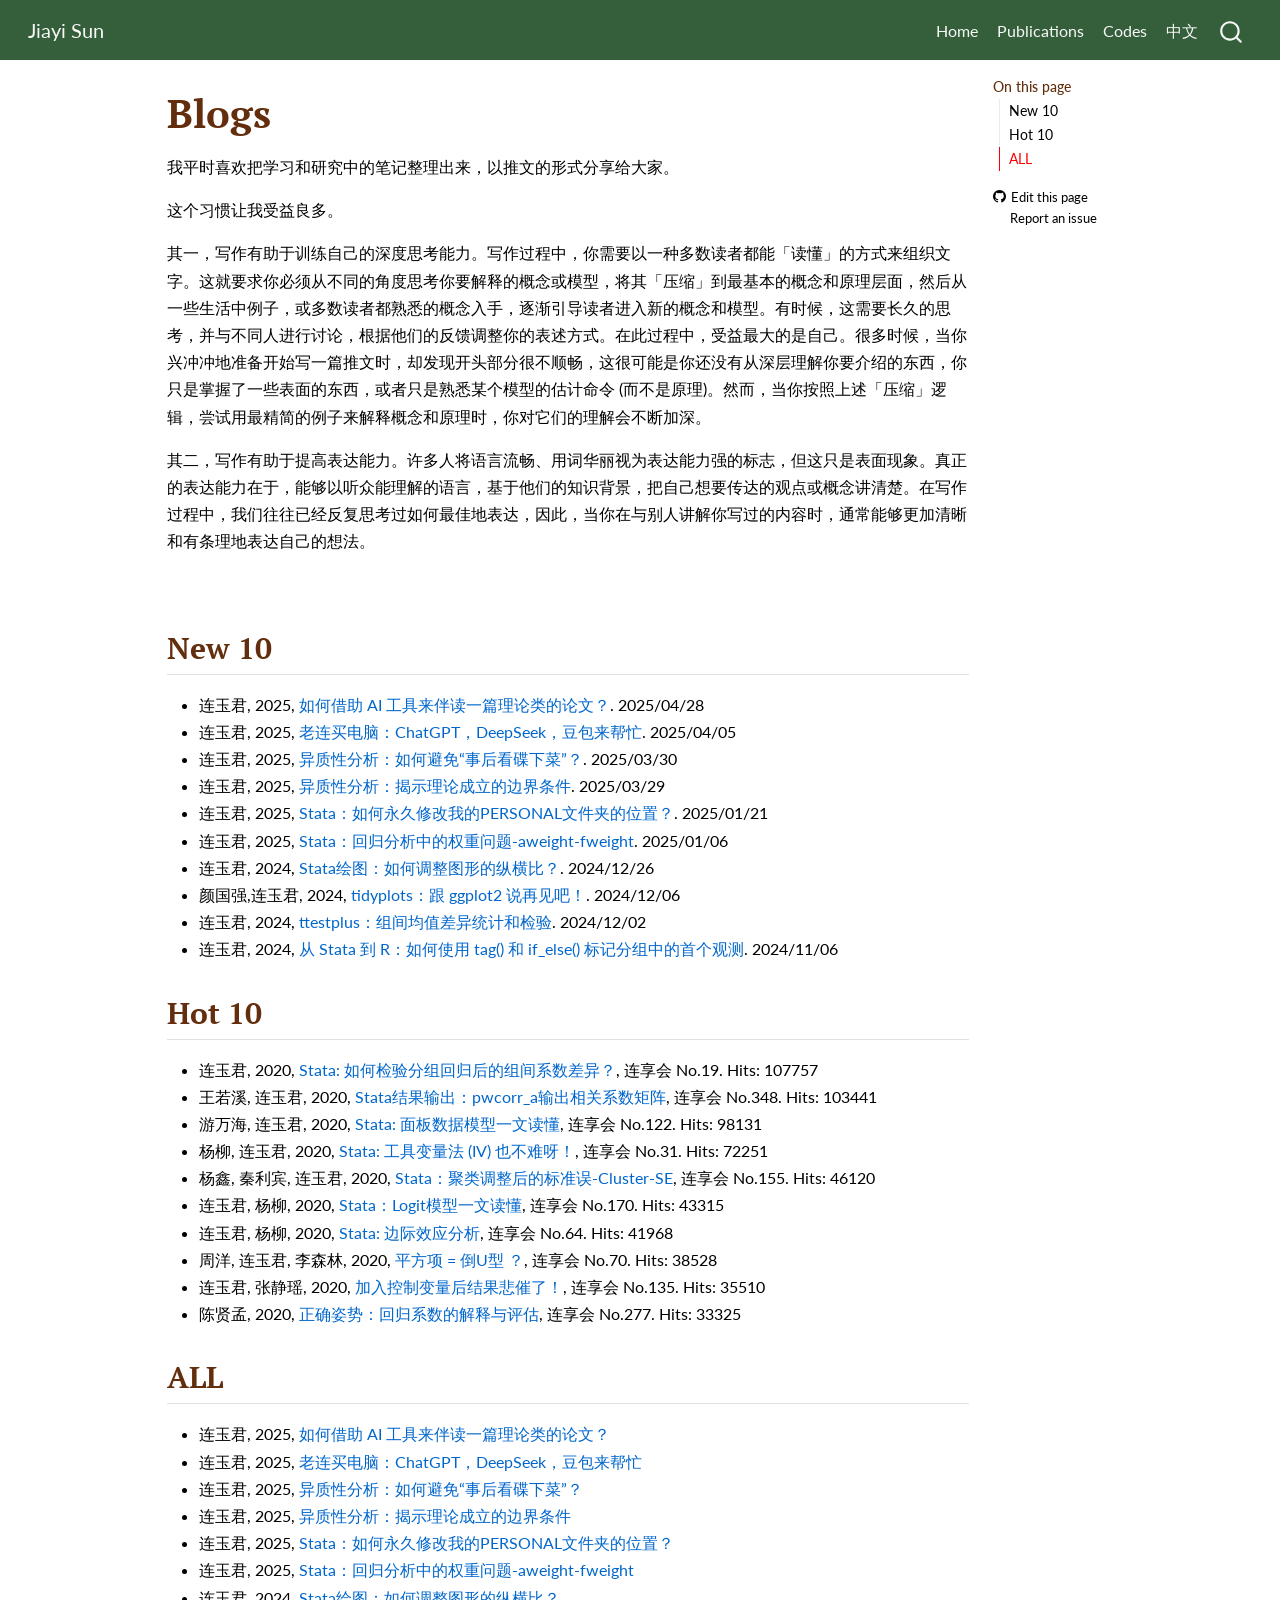
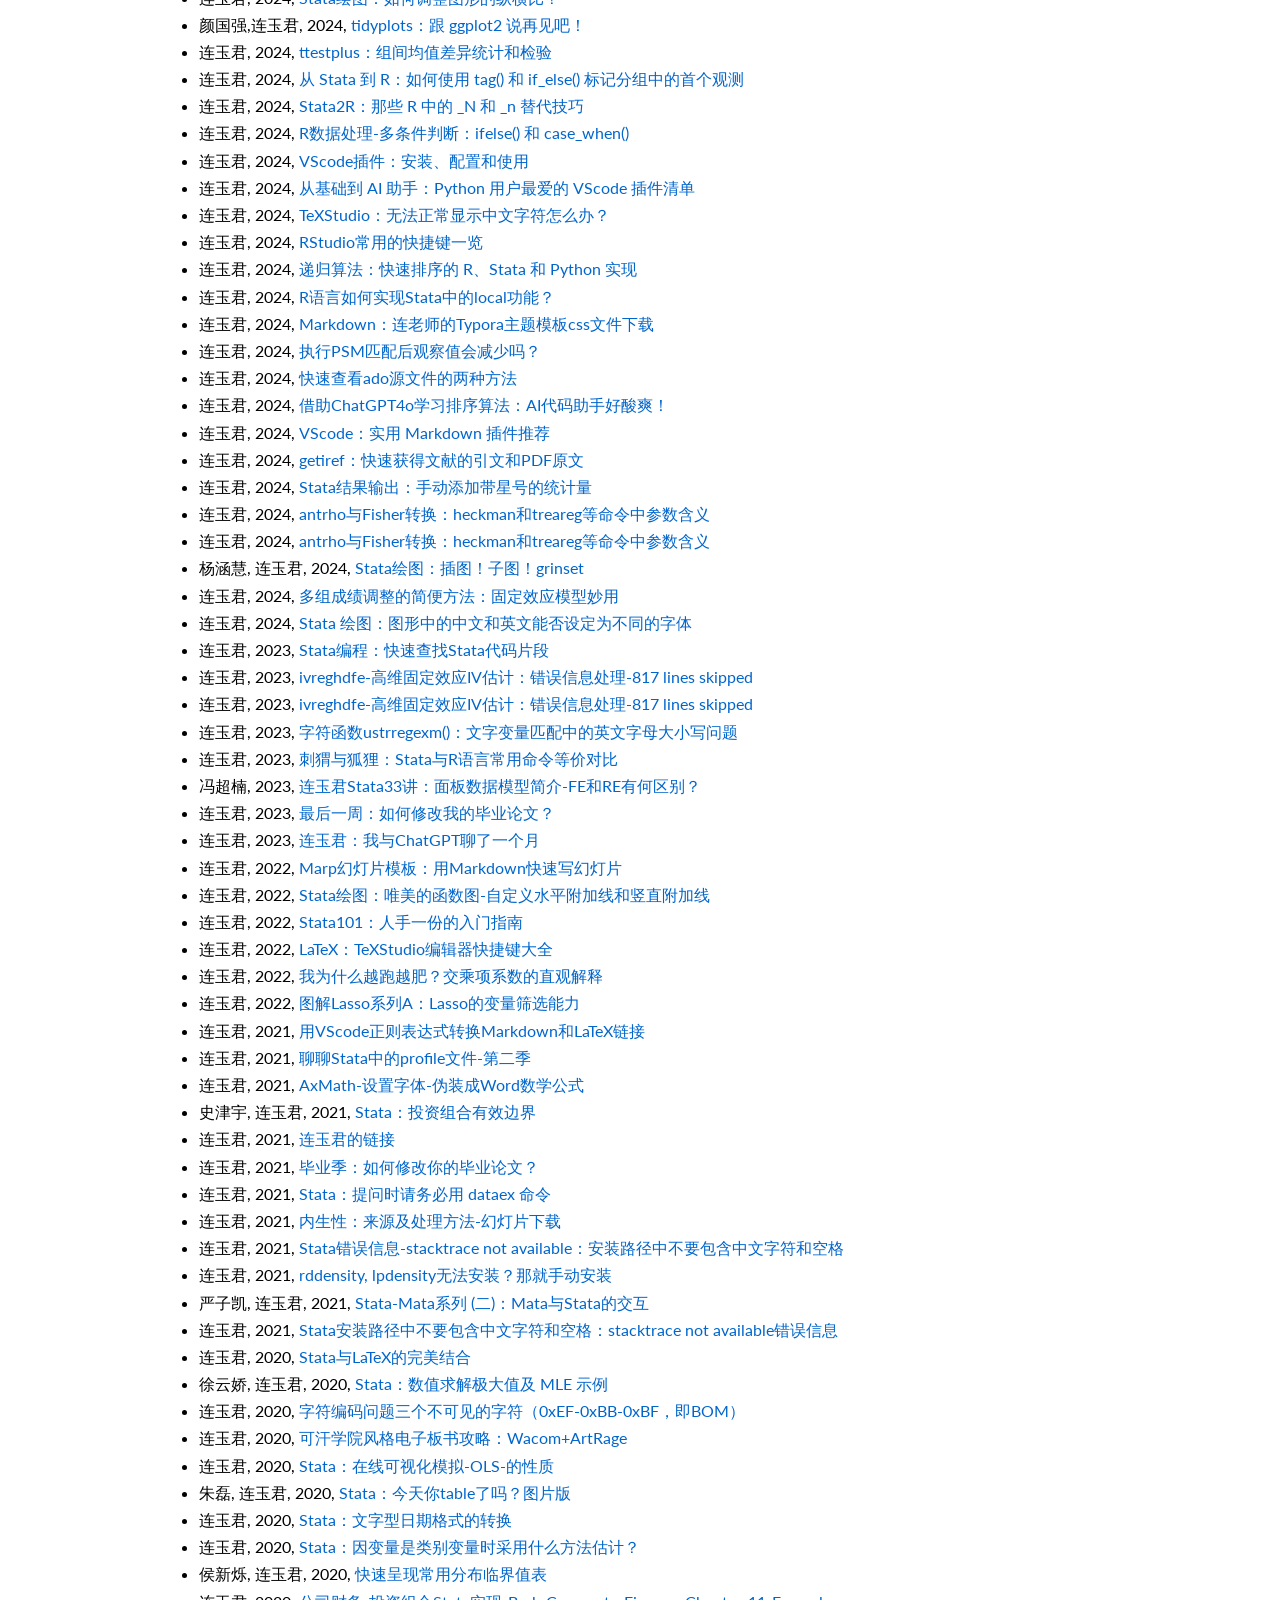
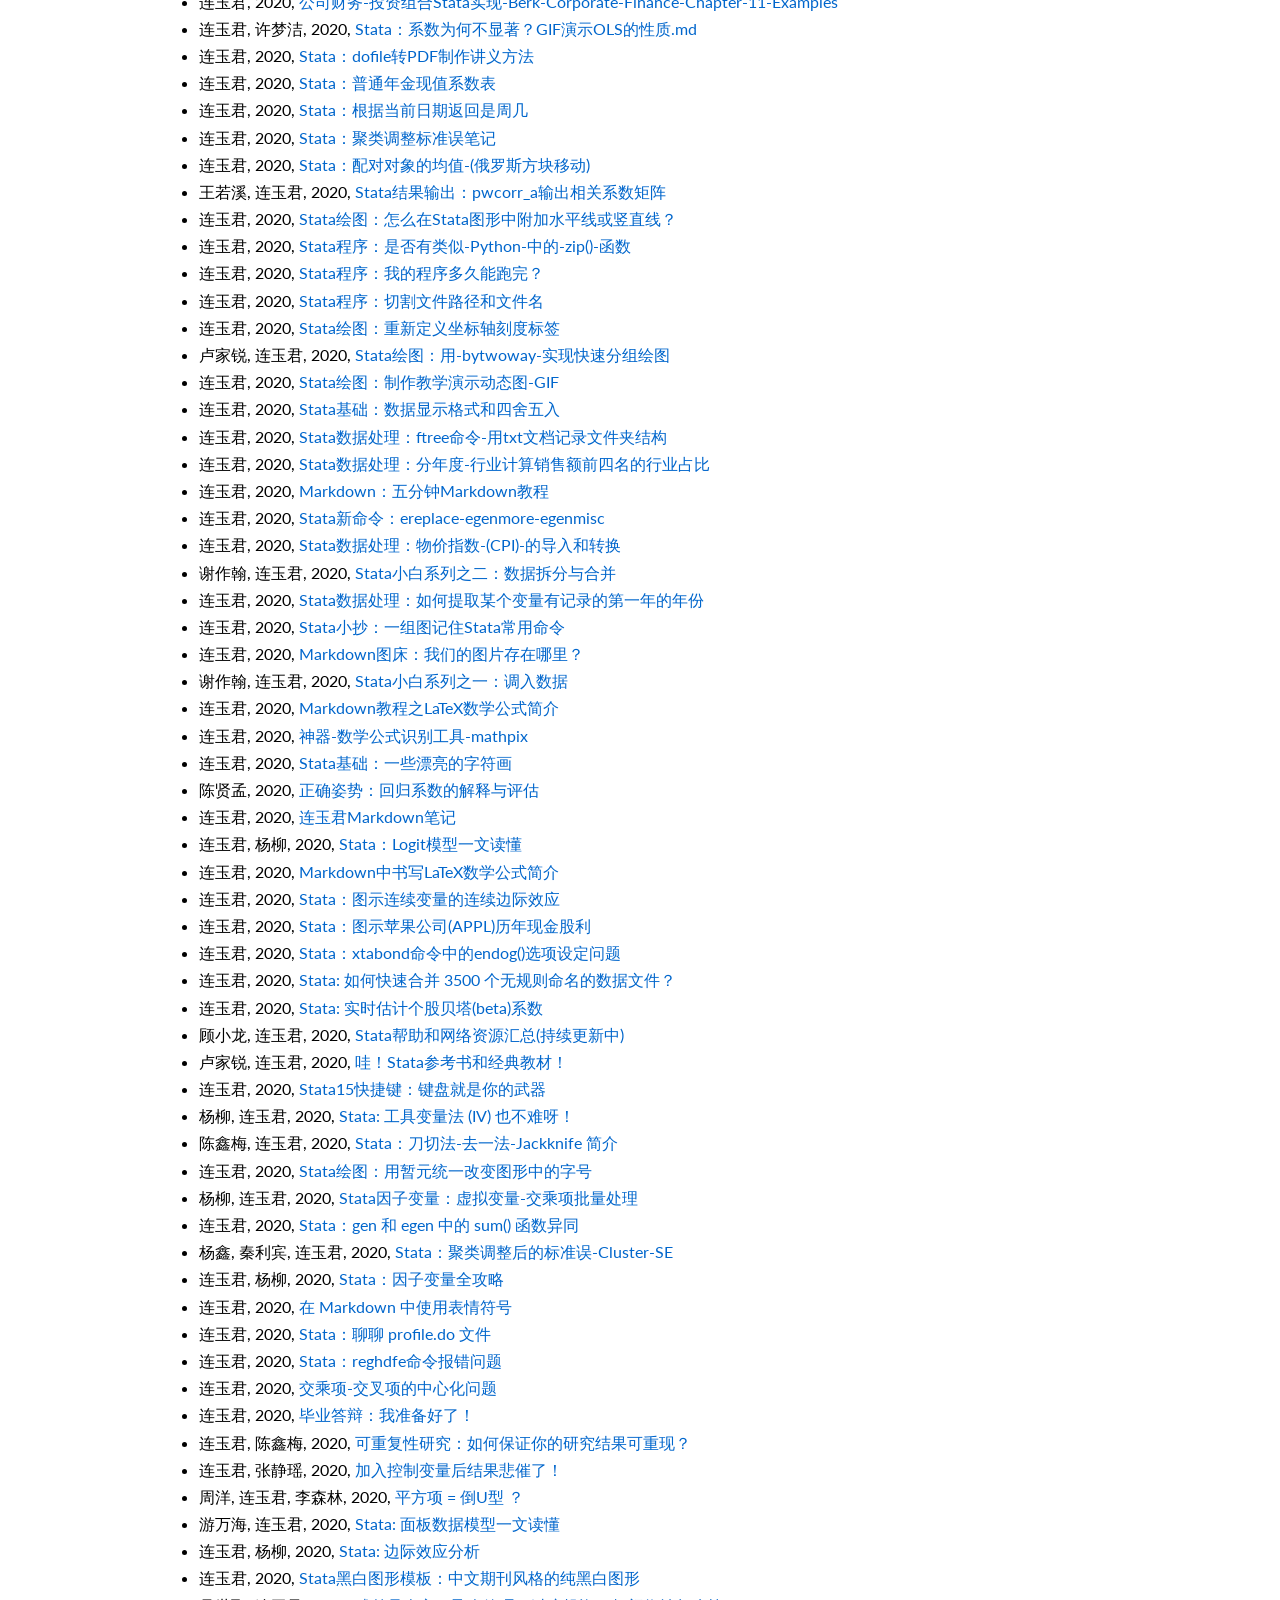
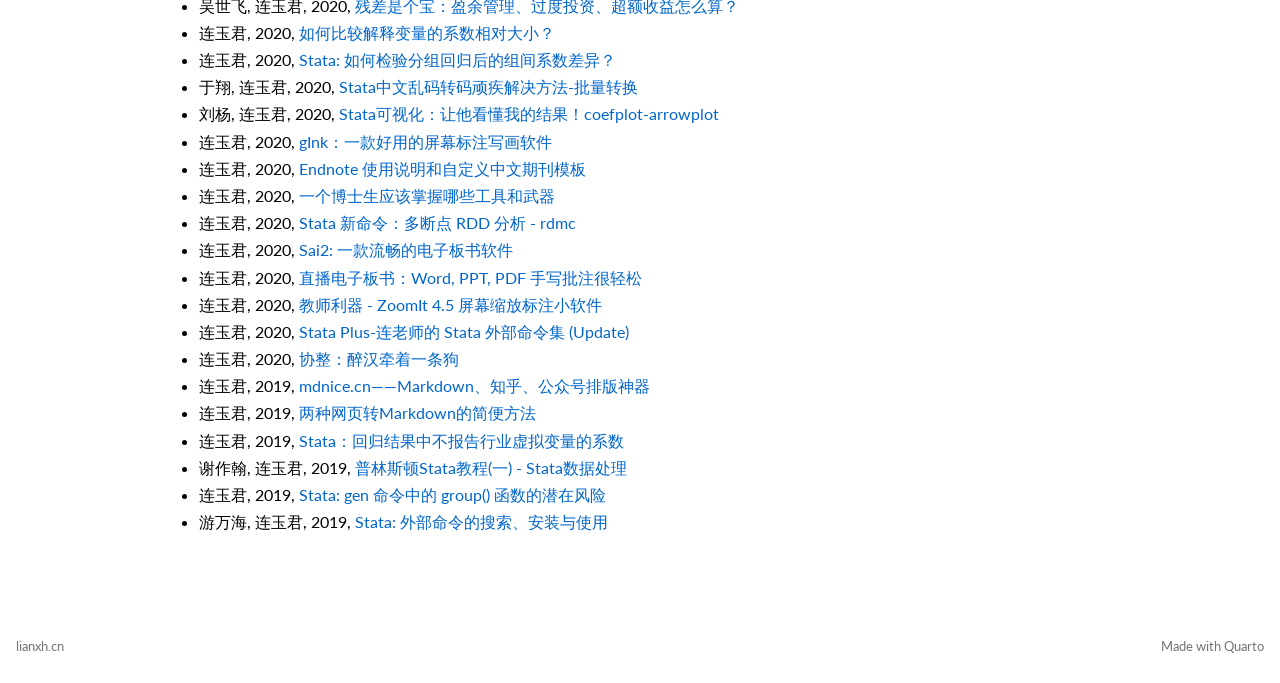
<file: docs/blog.html>
<!DOCTYPE html>
<html xmlns="http://www.w3.org/1999/xhtml" lang="en" xml:lang="en"><head>

<meta charset="utf-8">
<meta name="generator" content="quarto-1.11.9">

<meta name="viewport" content="width=device-width, initial-scale=1.0, user-scalable=yes">


<title>Blogs – Jiayi Sun</title>
<style>
/* Default styles provided by pandoc.
** See https://pandoc.org/MANUAL.html#variables-for-html for config info.
*/
span.smallcaps{font-variant: small-caps;}
div.columns{display: flex; gap: 1.5em;}
div.column{flex: auto;}
@media screen {
div.columns{gap: min(4vw, 1.5em);}
div.column{overflow-x: auto;}
}
div.hanging-indent{margin-left: 1.5em; text-indent: -1.5em;}
ul.task-list{list-style: none;}
ul.task-list li input[type="checkbox"] {
  width: 0.8em;
  margin: 0 0.8em 0.2em -1em; /* quarto-specific, see https://github.com/quarto-dev/quarto-cli/issues/4556 */ 
  vertical-align: middle;
}
</style>


<script src="site_libs/quarto-nav/quarto-nav.js"></script>
<script src="site_libs/quarto-nav/headroom.min.js"></script>
<script src="site_libs/clipboard/clipboard.min.js"></script>
<script src="site_libs/quarto-search/autocomplete.umd.js"></script>
<script src="site_libs/quarto-search/fuse.min.js"></script>
<script src="site_libs/quarto-search/quarto-search.js"></script>
<meta name="quarto:offset" content="./">
<link href="./images/site-logo.png" rel="icon" type="image/png">
<script src="site_libs/quarto-html/quarto.js" type="module"></script>
<script src="site_libs/quarto-html/tabsets/tabsets.js" type="module"></script>
<script src="site_libs/quarto-html/scrollable-regions/scrollable-regions.js" type="module"></script>
<script src="site_libs/quarto-html/popper.min.js"></script>
<script src="site_libs/quarto-html/tippy.umd.min.js"></script>
<script src="site_libs/quarto-html/anchor.min.js"></script>
<link href="site_libs/quarto-html/tippy.css" rel="stylesheet">
<link href="site_libs/quarto-html/quarto-syntax-highlighting-00e69191a930b42b155058873613fefc.css" rel="stylesheet" id="quarto-text-highlighting-styles">
<script src="site_libs/bootstrap/bootstrap.min.js"></script>
<link href="site_libs/bootstrap/bootstrap-icons.css" rel="stylesheet">
<link href="site_libs/bootstrap/bootstrap-016bd04e0e2c882a7816ee569cb32cd4.min.css" rel="stylesheet" append-hash="true" id="quarto-bootstrap" data-mode="light">
<script id="quarto-search-options" type="application/json">{
  "location": "navbar",
  "copy-button": false,
  "collapse-after": 3,
  "panel-placement": "end",
  "type": "overlay",
  "limit": 50,
  "keyboard-shortcut": [
    "f",
    "/",
    "s"
  ],
  "show-item-context": false,
  "language": {
    "search-no-results-text": "No results",
    "search-matching-documents-text": "matching documents",
    "search-copy-link-title": "Copy link to search",
    "search-hide-matches-text": "Hide additional matches",
    "search-more-match-text": "more match in this document",
    "search-more-matches-text": "more matches in this document",
    "search-clear-button-title": "Clear",
    "search-text-placeholder": "",
    "search-detached-cancel-button-title": "Cancel",
    "search-submit-button-title": "Submit",
    "search-label": "Search"
  }
}</script>


</head>

<body class="nav-fixed quarto-light"><a id="quarto-skip-link" class="visually-hidden-focusable" href="#quarto-document-content">Skip to main content</a>

<div id="quarto-search-results"></div>
  <header id="quarto-header" class="headroom fixed-top">
    <nav class="navbar navbar-expand-lg " data-bs-theme="dark" aria-label="Site">
      <div class="navbar-container container-fluid">
      <div class="navbar-brand-container mx-auto">
    <a class="navbar-brand" href="./index.html">
    <span class="navbar-title">Jiayi Sun</span>
    </a>
  </div>
          <button class="navbar-toggler" type="button" data-bs-toggle="collapse" data-bs-target="#navbarCollapse" aria-controls="navbarCollapse" aria-expanded="false" aria-label="Toggle navigation" onclick="if (window.quartoToggleHeadroom) { window.quartoToggleHeadroom(); }">
  <span class="navbar-toggler-icon"></span>
</button>
          <div class="collapse navbar-collapse" id="navbarCollapse">
            <ul class="navbar-nav navbar-nav-scroll ms-auto">
  <li class="nav-item">
    <a class="nav-link" href="./index.html"> 
<span class="menu-text">Home</span></a>
  </li>  
  <li class="nav-item">
    <a class="nav-link" href="./publications.html"> 
<span class="menu-text">Publications</span></a>
  </li>  
  <li class="nav-item">
    <a class="nav-link" href="./codes.html"> 
<span class="menu-text">Codes</span></a>
  </li>  
  <li class="nav-item">
    <a class="nav-link" href="./Chinese.html"> 
<span class="menu-text">中文</span></a>
  </li>  
</ul>
          </div> <!-- /navcollapse -->
            <div class="quarto-navbar-tools">
</div>
            <div id="quarto-search" class="" title="Search"></div>
      </div> <!-- /container-fluid -->
    </nav>
</header>
<!-- content -->
<div id="quarto-content" class="quarto-container page-columns page-rows-contents page-layout-article page-navbar">
<!-- sidebar -->
<!-- margin-sidebar -->
    <div id="quarto-margin-sidebar" class="sidebar margin-sidebar">
        <nav id="TOC" role="doc-toc" aria-labelledby="toc-title" class="toc-active">
    <h2 id="toc-title">On this page</h2>
   
  <ul>
  <li><a href="#new-10" id="toc-new-10" class="nav-link active" data-scroll-target="#new-10">New 10</a></li>
  <li><a href="#hot-10" id="toc-hot-10" class="nav-link" data-scroll-target="#hot-10">Hot 10</a></li>
  <li><a href="#all" id="toc-all" class="nav-link" data-scroll-target="#all">ALL</a></li>
  </ul>
<div class="toc-actions"><ul><li><a href="https://github.com/Jyyyy-o4u/jiayisun.github.io/edit/main/blog.qmd" class="toc-action"><i class="bi bi-github"></i>Edit this page</a></li><li><a href="https://github.com/Jyyyy-o4u/jiayisun.github.io/issues/new" class="toc-action"><i class="bi empty"></i>Report an issue</a></li></ul></div></nav>
    </div>
<!-- main -->
<main class="content" id="quarto-document-content" tabindex="-1">

<header id="title-block-header" class="quarto-title-block default">
<div class="quarto-title">
<h1 class="title">Blogs</h1>
</div>



<div class="quarto-title-meta">

    
  
    
  </div>
  


</header>


<p>我平时喜欢把学习和研究中的笔记整理出来，以推文的形式分享给大家。</p>
<p>这个习惯让我受益良多。</p>
<p>其一，写作有助于训练自己的深度思考能力。写作过程中，你需要以一种多数读者都能「读懂」的方式来组织文字。这就要求你必须从不同的角度思考你要解释的概念或模型，将其「压缩」到最基本的概念和原理层面，然后从一些生活中例子，或多数读者都熟悉的概念入手，逐渐引导读者进入新的概念和模型。有时候，这需要长久的思考，并与不同人进行讨论，根据他们的反馈调整你的表述方式。在此过程中，受益最大的是自己。很多时候，当你兴冲冲地准备开始写一篇推文时，却发现开头部分很不顺畅，这很可能是你还没有从深层理解你要介绍的东西，你只是掌握了一些表面的东西，或者只是熟悉某个模型的估计命令 (而不是原理)。然而，当你按照上述「压缩」逻辑，尝试用最精简的例子来解释概念和原理时，你对它们的理解会不断加深。</p>
<p>其二，写作有助于提高表达能力。许多人将语言流畅、用词华丽视为表达能力强的标志，但这只是表面现象。真正的表达能力在于，能够以听众能理解的语言，基于他们的知识背景，把自己想要传达的观点或概念讲清楚。在写作过程中，我们往往已经反复思考过如何最佳地表达，因此，当你在与别人讲解你写过的内容时，通常能够更加清晰和有条理地表达自己的想法。</p>
<p> </p>
<section id="new-10" class="level2">
<h2 class="anchored" data-anchor-id="new-10">New 10</h2>
<ul>
<li>连玉君, 2025, <a href="https://www.lianxh.cn/details/1571.html">如何借助 AI 工具来伴读一篇理论类的论文？</a>. 2025/04/28</li>
<li>连玉君, 2025, <a href="https://www.lianxh.cn/details/1561.html">老连买电脑：ChatGPT，DeepSeek，豆包来帮忙</a>. 2025/04/05</li>
<li>连玉君, 2025, <a href="https://www.lianxh.cn/details/1556.html">异质性分析：如何避免“事后看碟下菜”？</a>. 2025/03/30</li>
<li>连玉君, 2025, <a href="https://www.lianxh.cn/details/1555.html">异质性分析：揭示理论成立的边界条件</a>. 2025/03/29</li>
<li>连玉君, 2025, <a href="https://www.lianxh.cn/details/1538.html">Stata：如何永久修改我的PERSONAL文件夹的位置？</a>. 2025/01/21</li>
<li>连玉君, 2025, <a href="https://www.lianxh.cn/details/1533.html">Stata：回归分析中的权重问题-aweight-fweight</a>. 2025/01/06</li>
<li>连玉君, 2024, <a href="https://www.lianxh.cn/details/1528.html">Stata绘图：如何调整图形的纵横比？</a>. 2024/12/26</li>
<li>颜国强,连玉君, 2024, <a href="https://www.lianxh.cn/details/1513.html">tidyplots：跟 ggplot2 说再见吧！</a>. 2024/12/06</li>
<li>连玉君, 2024, <a href="https://www.lianxh.cn/details/1508.html">ttestplus：组间均值差异统计和检验</a>. 2024/12/02</li>
<li>连玉君, 2024, <a href="https://www.lianxh.cn/details/1495.html">从 Stata 到 R：如何使用 tag() 和 if_else() 标记分组中的首个观测</a>. 2024/11/06</li>
</ul>
</section>
<section id="hot-10" class="level2">
<h2 class="anchored" data-anchor-id="hot-10">Hot 10</h2>
<ul>
<li>连玉君, 2020, <a href="https://www.lianxh.cn/details/19.html">Stata: 如何检验分组回归后的组间系数差异？</a>, 连享会 No.19. Hits: 107757</li>
<li>王若溪, 连玉君, 2020, <a href="https://www.lianxh.cn/details/348.html">Stata结果输出：pwcorr_a输出相关系数矩阵</a>, 连享会 No.348. Hits: 103441</li>
<li>游万海, 连玉君, 2020, <a href="https://www.lianxh.cn/details/122.html">Stata: 面板数据模型一文读懂</a>, 连享会 No.122. Hits: 98131</li>
<li>杨柳, 连玉君, 2020, <a href="https://www.lianxh.cn/details/31.html">Stata: 工具变量法 (IV) 也不难呀！</a>, 连享会 No.31. Hits: 72251</li>
<li>杨鑫, 秦利宾, 连玉君, 2020, <a href="https://www.lianxh.cn/details/155.html">Stata：聚类调整后的标准误-Cluster-SE</a>, 连享会 No.155. Hits: 46120</li>
<li>连玉君, 杨柳, 2020, <a href="https://www.lianxh.cn/details/170.html">Stata：Logit模型一文读懂</a>, 连享会 No.170. Hits: 43315</li>
<li>连玉君, 杨柳, 2020, <a href="https://www.lianxh.cn/details/64.html">Stata: 边际效应分析</a>, 连享会 No.64. Hits: 41968</li>
<li>周洋, 连玉君, 李森林, 2020, <a href="https://www.lianxh.cn/details/70.html">平方项 = 倒U型 ？</a>, 连享会 No.70. Hits: 38528</li>
<li>连玉君, 张静瑶, 2020, <a href="https://www.lianxh.cn/details/135.html">加入控制变量后结果悲催了！</a>, 连享会 No.135. Hits: 35510</li>
<li>陈贤孟, 2020, <a href="https://www.lianxh.cn/details/277.html">正确姿势：回归系数的解释与评估</a>, 连享会 No.277. Hits: 33325</li>
</ul>
</section>
<section id="all" class="level2">
<h2 class="anchored" data-anchor-id="all">ALL</h2>
<ul>
<li>连玉君, 2025, <a href="https://www.lianxh.cn/details/1571.html">如何借助 AI 工具来伴读一篇理论类的论文？</a></li>
<li>连玉君, 2025, <a href="https://www.lianxh.cn/details/1561.html">老连买电脑：ChatGPT，DeepSeek，豆包来帮忙</a></li>
<li>连玉君, 2025, <a href="https://www.lianxh.cn/details/1556.html">异质性分析：如何避免“事后看碟下菜”？</a></li>
<li>连玉君, 2025, <a href="https://www.lianxh.cn/details/1555.html">异质性分析：揭示理论成立的边界条件</a></li>
<li>连玉君, 2025, <a href="https://www.lianxh.cn/details/1538.html">Stata：如何永久修改我的PERSONAL文件夹的位置？</a></li>
<li>连玉君, 2025, <a href="https://www.lianxh.cn/details/1533.html">Stata：回归分析中的权重问题-aweight-fweight</a></li>
<li>连玉君, 2024, <a href="https://www.lianxh.cn/details/1528.html">Stata绘图：如何调整图形的纵横比？</a></li>
<li>颜国强,连玉君, 2024, <a href="https://www.lianxh.cn/details/1513.html">tidyplots：跟 ggplot2 说再见吧！</a></li>
<li>连玉君, 2024, <a href="https://www.lianxh.cn/details/1508.html">ttestplus：组间均值差异统计和检验</a></li>
<li>连玉君, 2024, <a href="https://www.lianxh.cn/details/1495.html">从 Stata 到 R：如何使用 tag() 和 if_else() 标记分组中的首个观测</a></li>
<li>连玉君, 2024, <a href="https://www.lianxh.cn/details/1494.html">Stata2R：那些 R 中的 _N 和 _n 替代技巧</a></li>
<li>连玉君, 2024, <a href="https://www.lianxh.cn/details/1493.html">R数据处理-多条件判断：ifelse() 和 case_when()</a></li>
<li>连玉君, 2024, <a href="https://www.lianxh.cn/details/1490.html">VScode插件：安装、配置和使用</a></li>
<li>连玉君, 2024, <a href="https://www.lianxh.cn/details/1489.html">从基础到 AI 助手：Python 用户最爱的 VScode 插件清单</a></li>
<li>连玉君, 2024, <a href="https://www.lianxh.cn/details/1488.html">TeXStudio：无法正常显示中文字符怎么办？</a></li>
<li>连玉君, 2024, <a href="https://www.lianxh.cn/details/1481.html">RStudio常用的快捷键一览</a></li>
<li>连玉君, 2024, <a href="https://www.lianxh.cn/details/1480.html">递归算法：快速排序的 R、Stata 和 Python 实现</a></li>
<li>连玉君, 2024, <a href="https://www.lianxh.cn/details/1478.html">R语言如何实现Stata中的local功能？</a></li>
<li>连玉君, 2024, <a href="https://www.lianxh.cn/details/1426.html">Markdown：连老师的Typora主题模板css文件下载</a></li>
<li>连玉君, 2024, <a href="https://www.lianxh.cn/details/1418.html">执行PSM匹配后观察值会减少吗？</a></li>
<li>连玉君, 2024, <a href="https://www.lianxh.cn/details/1396.html">快速查看ado源文件的两种方法</a></li>
<li>连玉君, 2024, <a href="https://www.lianxh.cn/details/1393.html">借助ChatGPT4o学习排序算法：AI代码助手好酸爽！</a></li>
<li>连玉君, 2024, <a href="https://www.lianxh.cn/details/1390.html">VScode：实用 Markdown 插件推荐</a></li>
<li>连玉君, 2024, <a href="https://www.lianxh.cn/details/1382.html">getiref：快速获得文献的引文和PDF原文</a></li>
<li>连玉君, 2024, <a href="https://www.lianxh.cn/details/1365.html">Stata结果输出：手动添加带星号的统计量</a></li>
<li>连玉君, 2024, <a href="https://www.lianxh.cn/details/1361.html">antrho与Fisher转换：heckman和treareg等命令中参数含义</a></li>
<li>连玉君, 2024, <a href="https://www.lianxh.cn/details/1358.html">antrho与Fisher转换：heckman和treareg等命令中参数含义</a></li>
<li>杨涵慧, 连玉君, 2024, <a href="https://www.lianxh.cn/details/1356.html">Stata绘图：插图！子图！grinset</a></li>
<li>连玉君, 2024, <a href="https://www.lianxh.cn/details/1343.html">多组成绩调整的简便方法：固定效应模型妙用</a></li>
<li>连玉君, 2024, <a href="https://www.lianxh.cn/details/1335.html">Stata 绘图：图形中的中文和英文能否设定为不同的字体</a></li>
<li>连玉君, 2023, <a href="https://www.lianxh.cn/details/1319.html">Stata编程：快速查找Stata代码片段</a></li>
<li>连玉君, 2023, <a href="https://www.lianxh.cn/details/1318.html">ivreghdfe-高维固定效应IV估计：错误信息处理-817 lines skipped</a></li>
<li>连玉君, 2023, <a href="https://www.lianxh.cn/details/1299.html">ivreghdfe-高维固定效应IV估计：错误信息处理-817 lines skipped</a></li>
<li>连玉君, 2023, <a href="https://www.lianxh.cn/details/1283.html">字符函数ustrregexm()：文字变量匹配中的英文字母大小写问题</a></li>
<li>连玉君, 2023, <a href="https://www.lianxh.cn/details/1270.html">刺猬与狐狸：Stata与R语言常用命令等价对比</a></li>
<li>冯超楠, 2023, <a href="https://www.lianxh.cn/details/1110.html">连玉君Stata33讲：面板数据模型简介-FE和RE有何区别？</a></li>
<li>连玉君, 2023, <a href="https://www.lianxh.cn/details/1181.html">最后一周：如何修改我的毕业论文？</a></li>
<li>连玉君, 2023, <a href="https://www.lianxh.cn/details/899.html">连玉君：我与ChatGPT聊了一个月</a></li>
<li>连玉君, 2022, <a href="https://www.lianxh.cn/details/1059.html">Marp幻灯片模板：用Markdown快速写幻灯片</a></li>
<li>连玉君, 2022, <a href="https://www.lianxh.cn/details/1064.html">Stata绘图：唯美的函数图-自定义水平附加线和竖直附加线</a></li>
<li>连玉君, 2022, <a href="https://www.lianxh.cn/details/1065.html">Stata101：人手一份的入门指南</a></li>
<li>连玉君, 2022, <a href="https://www.lianxh.cn/details/945.html">LaTeX：TeXStudio编辑器快捷键大全</a></li>
<li>连玉君, 2022, <a href="https://www.lianxh.cn/details/862.html">我为什么越跑越肥？交乘项系数的直观解释</a></li>
<li>连玉君, 2022, <a href="https://www.lianxh.cn/details/849.html">图解Lasso系列A：Lasso的变量筛选能力</a></li>
<li>连玉君, 2021, <a href="https://www.lianxh.cn/details/839.html">用VScode正则表达式转换Markdown和LaTeX链接</a></li>
<li>连玉君, 2021, <a href="https://www.lianxh.cn/details/672.html">聊聊Stata中的profile文件-第二季</a></li>
<li>连玉君, 2021, <a href="https://www.lianxh.cn/details/668.html">AxMath-设置字体-伪装成Word数学公式</a></li>
<li>史津宇, 连玉君, 2021, <a href="https://www.lianxh.cn/details/595.html">Stata：投资组合有效边界</a></li>
<li>连玉君, 2021, <a href="https://www.lianxh.cn/details/79.html">连玉君的链接</a></li>
<li>连玉君, 2021, <a href="https://www.lianxh.cn/details/28.html">毕业季：如何修改你的毕业论文？</a></li>
<li>连玉君, 2021, <a href="https://www.lianxh.cn/details/82.html">Stata：提问时请务必用 dataex 命令</a></li>
<li>连玉君, 2021, <a href="https://www.lianxh.cn/details/538.html">内生性：来源及处理方法-幻灯片下载</a></li>
<li>连玉君, 2021, <a href="https://www.lianxh.cn/details/539.html">Stata错误信息-stacktrace not available：安装路径中不要包含中文字符和空格</a></li>
<li>连玉君, 2021, <a href="https://www.lianxh.cn/details/518.html">rddensity, lpdensity无法安装？那就手动安装</a></li>
<li>严子凯, 连玉君, 2021, <a href="https://www.lianxh.cn/details/515.html">Stata-Mata系列 (二)：Mata与Stata的交互</a></li>
<li>连玉君, 2021, <a href="https://www.lianxh.cn/details/511.html">Stata安装路径中不要包含中文字符和空格：stacktrace not available错误信息</a></li>
<li>连玉君, 2020, <a href="https://www.lianxh.cn/details/485.html">Stata与LaTeX的完美结合</a></li>
<li>徐云娇, 连玉君, 2020, <a href="https://www.lianxh.cn/details/468.html">Stata：数值求解极大值及 MLE 示例</a></li>
<li>连玉君, 2020, <a href="https://www.lianxh.cn/details/423.html">字符编码问题三个不可见的字符（0xEF-0xBB-0xBF，即BOM）</a></li>
<li>连玉君, 2020, <a href="https://www.lianxh.cn/details/416.html">可汗学院风格电子板书攻略：Wacom+ArtRage</a></li>
<li>连玉君, 2020, <a href="https://www.lianxh.cn/details/384.html">Stata：在线可视化模拟-OLS-的性质</a></li>
<li>朱磊, 连玉君, 2020, <a href="https://www.lianxh.cn/details/386.html">Stata：今天你table了吗？图片版</a></li>
<li>连玉君, 2020, <a href="https://www.lianxh.cn/details/390.html">Stata：文字型日期格式的转换</a></li>
<li>连玉君, 2020, <a href="https://www.lianxh.cn/details/382.html">Stata：因变量是类别变量时采用什么方法估计？</a></li>
<li>侯新烁, 连玉君, 2020, <a href="https://www.lianxh.cn/details/362.html">快速呈现常用分布临界值表</a></li>
<li>连玉君, 2020, <a href="https://www.lianxh.cn/details/413.html">公司财务-投资组合Stata实现-Berk-Corporate-Finance-Chapter-11-Examples</a></li>
<li>连玉君, 许梦洁, 2020, <a href="https://www.lianxh.cn/details/402.html">Stata：系数为何不显著？GIF演示OLS的性质.md</a></li>
<li>连玉君, 2020, <a href="https://www.lianxh.cn/details/367.html">Stata：dofile转PDF制作讲义方法</a></li>
<li>连玉君, 2020, <a href="https://www.lianxh.cn/details/392.html">Stata：普通年金现值系数表</a></li>
<li>连玉君, 2020, <a href="https://www.lianxh.cn/details/397.html">Stata：根据当前日期返回是周几</a></li>
<li>连玉君, 2020, <a href="https://www.lianxh.cn/details/404.html">Stata：聚类调整标准误笔记</a></li>
<li>连玉君, 2020, <a href="https://www.lianxh.cn/details/407.html">Stata：配对对象的均值-(俄罗斯方块移动)</a></li>
<li>王若溪, 连玉君, 2020, <a href="https://www.lianxh.cn/details/348.html">Stata结果输出：pwcorr_a输出相关系数矩阵</a></li>
<li>连玉君, 2020, <a href="https://www.lianxh.cn/details/356.html">Stata绘图：怎么在Stata图形中附加水平线或竖直线？</a></li>
<li>连玉君, 2020, <a href="https://www.lianxh.cn/details/347.html">Stata程序：是否有类似-Python-中的-zip()-函数</a></li>
<li>连玉君, 2020, <a href="https://www.lianxh.cn/details/346.html">Stata程序：我的程序多久能跑完？</a></li>
<li>连玉君, 2020, <a href="https://www.lianxh.cn/details/344.html">Stata程序：切割文件路径和文件名</a></li>
<li>连玉君, 2020, <a href="https://www.lianxh.cn/details/360.html">Stata绘图：重新定义坐标轴刻度标签</a></li>
<li>卢家锐, 连玉君, 2020, <a href="https://www.lianxh.cn/details/357.html">Stata绘图：用-bytwoway-实现快速分组绘图</a></li>
<li>连玉君, 2020, <a href="https://www.lianxh.cn/details/351.html">Stata绘图：制作教学演示动态图-GIF</a></li>
<li>连玉君, 2020, <a href="https://www.lianxh.cn/details/309.html">Stata基础：数据显示格式和四舍五入</a></li>
<li>连玉君, 2020, <a href="https://www.lianxh.cn/details/314.html">Stata数据处理：ftree命令-用txt文档记录文件夹结构</a></li>
<li>连玉君, 2020, <a href="https://www.lianxh.cn/details/317.html">Stata数据处理：分年度-行业计算销售额前四名的行业占比</a></li>
<li>连玉君, 2020, <a href="https://www.lianxh.cn/details/300.html">Markdown：五分钟Markdown教程</a></li>
<li>连玉君, 2020, <a href="https://www.lianxh.cn/details/335.html">Stata新命令：ereplace-egenmore-egenmisc</a></li>
<li>连玉君, 2020, <a href="https://www.lianxh.cn/details/323.html">Stata数据处理：物价指数-(CPI)-的导入和转换</a></li>
<li>谢作翰, 连玉君, 2020, <a href="https://www.lianxh.cn/details/312.html">Stata小白系列之二：数据拆分与合并</a></li>
<li>连玉君, 2020, <a href="https://www.lianxh.cn/details/318.html">Stata数据处理：如何提取某个变量有记录的第一年的年份</a></li>
<li>连玉君, 2020, <a href="https://www.lianxh.cn/details/310.html">Stata小抄：一组图记住Stata常用命令</a></li>
<li>连玉君, 2020, <a href="https://www.lianxh.cn/details/296.html">Markdown图床：我们的图片存在哪里？</a></li>
<li>谢作翰, 连玉君, 2020, <a href="https://www.lianxh.cn/details/311.html">Stata小白系列之一：调入数据</a></li>
<li>连玉君, 2020, <a href="https://www.lianxh.cn/details/298.html">Markdown教程之LaTeX数学公式简介</a></li>
<li>连玉君, 2020, <a href="https://www.lianxh.cn/details/284.html">神器-数学公式识别工具-mathpix</a></li>
<li>连玉君, 2020, <a href="https://www.lianxh.cn/details/288.html">Stata基础：一些漂亮的字符画</a></li>
<li>陈贤孟, 2020, <a href="https://www.lianxh.cn/details/277.html">正确姿势：回归系数的解释与评估</a></li>
<li>连玉君, 2020, <a href="https://www.lianxh.cn/details/286.html">连玉君Markdown笔记</a></li>
<li>连玉君, 杨柳, 2020, <a href="https://www.lianxh.cn/details/170.html">Stata：Logit模型一文读懂</a></li>
<li>连玉君, 2020, <a href="https://www.lianxh.cn/details/250.html">Markdown中书写LaTeX数学公式简介</a></li>
<li>连玉君, 2020, <a href="https://www.lianxh.cn/details/189.html">Stata：图示连续变量的连续边际效应</a></li>
<li>连玉君, 2020, <a href="https://www.lianxh.cn/details/209.html">Stata：图示苹果公司(APPL)历年现金股利</a></li>
<li>连玉君, 2020, <a href="https://www.lianxh.cn/details/218.html">Stata：xtabond命令中的endog()选项设定问题</a></li>
<li>连玉君, 2020, <a href="https://www.lianxh.cn/details/227.html">Stata: 如何快速合并 3500 个无规则命名的数据文件？</a></li>
<li>连玉君, 2020, <a href="https://www.lianxh.cn/details/215.html">Stata: 实时估计个股贝塔(beta)系数</a></li>
<li>顾小龙, 连玉君, 2020, <a href="https://www.lianxh.cn/details/187.html">Stata帮助和网络资源汇总(持续更新中)</a></li>
<li>卢家锐, 连玉君, 2020, <a href="https://www.lianxh.cn/details/188.html">哇！Stata参考书和经典教材！</a></li>
<li>连玉君, 2020, <a href="https://www.lianxh.cn/details/214.html">Stata15快捷键：键盘就是你的武器</a></li>
<li>杨柳, 连玉君, 2020, <a href="https://www.lianxh.cn/details/31.html">Stata: 工具变量法 (IV) 也不难呀！</a></li>
<li>陈鑫梅, 连玉君, 2020, <a href="https://www.lianxh.cn/details/275.html">Stata：刀切法-去一法-Jackknife 简介</a></li>
<li>连玉君, 2020, <a href="https://www.lianxh.cn/details/274.html">Stata绘图：用暂元统一改变图形中的字号</a></li>
<li>杨柳, 连玉君, 2020, <a href="https://www.lianxh.cn/details/180.html">Stata因子变量：虚拟变量-交乘项批量处理</a></li>
<li>连玉君, 2020, <a href="https://www.lianxh.cn/details/174.html">Stata：gen 和 egen 中的 sum() 函数异同</a></li>
<li>杨鑫, 秦利宾, 连玉君, 2020, <a href="https://www.lianxh.cn/details/155.html">Stata：聚类调整后的标准误-Cluster-SE</a></li>
<li>连玉君, 杨柳, 2020, <a href="https://www.lianxh.cn/details/160.html">Stata：因子变量全攻略</a></li>
<li>连玉君, 2020, <a href="https://www.lianxh.cn/details/172.html">在 Markdown 中使用表情符号</a></li>
<li>连玉君, 2020, <a href="https://www.lianxh.cn/details/77.html">Stata：聊聊 profile.do 文件</a></li>
<li>连玉君, 2020, <a href="https://www.lianxh.cn/details/157.html">Stata：reghdfe命令报错问题</a></li>
<li>连玉君, 2020, <a href="https://www.lianxh.cn/details/137.html">交乘项-交叉项的中心化问题</a></li>
<li>连玉君, 2020, <a href="https://www.lianxh.cn/details/125.html">毕业答辩：我准备好了！</a></li>
<li>连玉君, 陈鑫梅, 2020, <a href="https://www.lianxh.cn/details/124.html">可重复性研究：如何保证你的研究结果可重现？</a></li>
<li>连玉君, 张静瑶, 2020, <a href="https://www.lianxh.cn/details/135.html">加入控制变量后结果悲催了！</a></li>
<li>周洋, 连玉君, 李森林, 2020, <a href="https://www.lianxh.cn/details/70.html">平方项 = 倒U型 ？</a></li>
<li>游万海, 连玉君, 2020, <a href="https://www.lianxh.cn/details/122.html">Stata: 面板数据模型一文读懂</a></li>
<li>连玉君, 杨柳, 2020, <a href="https://www.lianxh.cn/details/64.html">Stata: 边际效应分析</a></li>
<li>连玉君, 2020, <a href="https://www.lianxh.cn/details/61.html">Stata黑白图形模板：中文期刊风格的纯黑白图形</a></li>
<li>吴世飞, 连玉君, 2020, <a href="https://www.lianxh.cn/details/103.html">残差是个宝：盈余管理、过度投资、超额收益怎么算？</a></li>
<li>连玉君, 2020, <a href="https://www.lianxh.cn/details/86.html">如何比较解释变量的系数相对大小？</a></li>
<li>连玉君, 2020, <a href="https://www.lianxh.cn/details/19.html">Stata: 如何检验分组回归后的组间系数差异？</a></li>
<li>于翔, 连玉君, 2020, <a href="https://www.lianxh.cn/details/55.html">Stata中文乱码转码顽疾解决方法-批量转换</a></li>
<li>刘杨, 连玉君, 2020, <a href="https://www.lianxh.cn/details/45.html">Stata可视化：让他看懂我的结果！coefplot-arrowplot</a></li>
<li>连玉君, 2020, <a href="https://www.lianxh.cn/details/27.html">gInk：一款好用的屏幕标注写画软件</a></li>
<li>连玉君, 2020, <a href="https://www.lianxh.cn/details/29.html">Endnote 使用说明和自定义中文期刊模板</a></li>
<li>连玉君, 2020, <a href="https://www.lianxh.cn/details/30.html">一个博士生应该掌握哪些工具和武器</a></li>
<li>连玉君, 2020, <a href="https://www.lianxh.cn/details/26.html">Stata 新命令：多断点 RDD 分析 - rdmc</a></li>
<li>连玉君, 2020, <a href="https://www.lianxh.cn/details/21.html">Sai2: 一款流畅的电子板书软件</a></li>
<li>连玉君, 2020, <a href="https://www.lianxh.cn/details/16.html">直播电子板书：Word, PPT, PDF 手写批注很轻松</a></li>
<li>连玉君, 2020, <a href="https://www.lianxh.cn/details/14.html">教师利器 - ZoomIt 4.5 屏幕缩放标注小软件</a></li>
<li>连玉君, 2020, <a href="https://www.lianxh.cn/details/15.html">Stata Plus-连老师的 Stata 外部命令集 (Update)</a></li>
<li>连玉君, 2020, <a href="https://www.lianxh.cn/details/98.html">协整：醉汉牵着一条狗</a></li>
<li>连玉君, 2019, <a href="https://www.lianxh.cn/details/83.html">mdnice.cn——Markdown、知乎、公众号排版神器</a></li>
<li>连玉君, 2019, <a href="https://www.lianxh.cn/details/32.html">两种网页转Markdown的简便方法</a></li>
<li>连玉君, 2019, <a href="https://www.lianxh.cn/details/5.html">Stata：回归结果中不报告行业虚拟变量的系数</a></li>
<li>谢作翰, 连玉君, 2019, <a href="https://www.lianxh.cn/details/152.html">普林斯顿Stata教程(一) - Stata数据处理</a></li>
<li>连玉君, 2019, <a href="https://www.lianxh.cn/details/100.html">Stata: gen 命令中的 group() 函数的潜在风险</a></li>
<li>游万海, 连玉君, 2019, <a href="https://www.lianxh.cn/details/1.html">Stata: 外部命令的搜索、安装与使用</a></li>
</ul>


</section>

</main> <!-- /main -->
<script id="quarto-html-after-body" type="application/javascript">
  window.document.addEventListener("DOMContentLoaded", function (event) {
    const icon = "";
    const anchorJS = new window.AnchorJS();
    anchorJS.options = {
      placement: 'right',
      icon: icon
    };
    anchorJS.add('.anchored');
    const isCodeAnnotation = (el) => {
      for (const clz of el.classList) {
        if (clz.startsWith('code-annotation-')) {                     
          return true;
        }
      }
      return false;
    }
    const onCopySuccess = function(e) {
      // button target
      const button = e.trigger;
      // don't keep focus
      button.blur();
      // flash "checked"
      button.classList.add('code-copy-button-checked');
      var currentTitle = button.getAttribute("title");
      button.setAttribute("title", "Copied!");
      let tooltip;
      if (window.bootstrap) {
        button.setAttribute("data-bs-toggle", "tooltip");
        button.setAttribute("data-bs-placement", "left");
        button.setAttribute("data-bs-title", "Copied!");
        tooltip = new bootstrap.Tooltip(button, 
          { trigger: "manual", 
            customClass: "code-copy-button-tooltip",
            offset: [0, -8]});
        tooltip.show();    
      }
      setTimeout(function() {
        if (tooltip) {
          tooltip.hide();
          button.removeAttribute("data-bs-title");
          button.removeAttribute("data-bs-toggle");
          button.removeAttribute("data-bs-placement");
        }
        button.setAttribute("title", currentTitle);
        button.classList.remove('code-copy-button-checked');
      }, 1000);
      // clear code selection
      e.clearSelection();
    }
    const getTextToCopy = function(trigger) {
      const outerScaffold = trigger.parentElement.cloneNode(true);
      const codeEl = outerScaffold.querySelector('code');
      for (const childEl of codeEl.children) {
        if (isCodeAnnotation(childEl)) {
          childEl.remove();
        }
      }
      return codeEl.innerText;
    }
    const clipboard = new window.ClipboardJS('.code-copy-button:not([data-in-quarto-modal])', {
      text: getTextToCopy
    });
    clipboard.on('success', onCopySuccess);
    if (window.document.getElementById('quarto-embedded-source-code-modal')) {
      const clipboardModal = new window.ClipboardJS('.code-copy-button[data-in-quarto-modal]', {
        text: getTextToCopy,
        container: window.document.getElementById('quarto-embedded-source-code-modal')
      });
      clipboardModal.on('success', onCopySuccess);
    }
      var localhostRegex = new RegExp(/^(?:http|https):\/\/localhost\:?[0-9]*\//);
      var mailtoRegex = new RegExp(/^mailto:/);
        var filterRegex = new RegExp("https:\/\/github\.com\/Jyyyy-o4u");
      var isInternal = (href) => {
          return filterRegex.test(href) || localhostRegex.test(href) || mailtoRegex.test(href);
      }
      // Inspect non-navigation links and adorn them if external
      window.quartoDecorateExternalLinks = function (root) {
     var links = (root || window.document).querySelectorAll('a[href]:not(.nav-link):not(.navbar-brand):not(.toc-action):not(.sidebar-link):not(.sidebar-item-toggle):not(.pagination-link):not(.no-external):not([aria-hidden]):not(.dropdown-item):not(.quarto-navigation-tool):not(.about-link)');
      for (var i=0; i<links.length; i++) {
        const link = links[i];
        if (!isInternal(link.href)) {
          // undo the damage that might have been done by quarto-nav.js in the case of
          // links that we want to consider external
          if (link.dataset.originalHref !== undefined) {
            link.href = link.dataset.originalHref;
          }
          if (!link.classList.contains('no-external-icon')) {
          }
        }
      }
      };
      window.quartoDecorateExternalLinks(window.document);
    // Esc closes the popup (WCAG 1.4.13) and focus leaving both trigger and
    // popup closes it (WCAG 2.4.11); tippy handles neither for interactive popups.
    const hideOnEscAndFocusOut = {
      name: 'hideOnEscAndFocusOut',
      defaultValue: true,
      fn(instance) {
        const dismiss = () => {
          // A show scheduled by the trigger delay would otherwise reopen it
          instance.clearDelayTimeouts();
          instance.hide();
        };
        const onKeyDown = (event) => {
          if (event.key !== 'Escape') {
            return;
          }
          // Keep Esc from also reaching page handlers (e.g. reveal.js overview),
          // except an open reveal.js slide menu, which Esc should close too.
          // The menu handles keys only when its keyboard option is on.
          const menuHandlesEsc = window.Reveal?.getPlugin?.('menu')?.isOpen() &&
            window.Reveal.getConfig().menu?.keyboard !== false;
          if (!menuHandlesEsc) {
            event.stopPropagation();
          }
          if (instance.popper.contains(window.document.activeElement)) {
            // Disabled while refocusing so the focus trigger does not reopen it
            instance.disable();
            instance.reference.focus();
            instance.enable();
          }
          dismiss();
        };
        const onFocusOut = (event) => {
          const target = event.relatedTarget;
          if (target && !instance.reference.contains(target) &&
              !instance.popper.contains(target)) {
            dismiss();
          }
        };
        // On the trigger too: a click trigger (code-annotations: select) has no
        // blur handling. Attached for the instance's lifetime so leaving the
        // trigger also cancels a show still pending on the trigger delay.
        instance.reference.addEventListener('focusout', onFocusOut);
        return {
          onShow() {
            window.document.addEventListener('keydown', onKeyDown, true);
            instance.popper.addEventListener('focusout', onFocusOut);
          },
          onHide() {
            window.document.removeEventListener('keydown', onKeyDown, true);
            instance.popper.removeEventListener('focusout', onFocusOut);
          },
          onDestroy() {
            instance.reference.removeEventListener('focusout', onFocusOut);
          },
        };
      },
    };
    function tippyHover(el, contentFn, onTriggerFn, onUntriggerFn) {
      const config = {
        allowHTML: true,
        maxWidth: 500,
        delay: 100,
        arrow: false,
        appendTo: function(el) {
            return el.parentElement;
        },
        interactive: true,
        interactiveBorder: 10,
        theme: 'quarto',
        placement: 'bottom-start',
        plugins: [hideOnEscAndFocusOut],
      };
      if (contentFn) {
        config.content = contentFn;
      }
      if (onTriggerFn) {
        config.onTrigger = onTriggerFn;
      }
      if (onUntriggerFn) {
        config.onUntrigger = onUntriggerFn;
      }
      window.tippy(el, config); 
    }
    const noterefs = window.document.querySelectorAll('a[role="doc-noteref"]');
    for (var i=0; i<noterefs.length; i++) {
      const ref = noterefs[i];
      tippyHover(ref, function() {
        // use id or data attribute instead here
        let href = ref.getAttribute('data-footnote-href') || ref.getAttribute('href');
        try { href = new URL(href).hash; } catch {}
        const id = href.replace(/^#\/?/, "");
        const note = window.document.getElementById(id);
        if (note) {
          return note.innerHTML;
        } else {
          return "";
        }
      });
    }
    const xrefs = window.document.querySelectorAll('a.quarto-xref');
    const processXRef = (id, note) => {
      // Strip column container classes
      const stripColumnClz = (el) => {
        el.classList.remove("page-full", "page-columns");
        if (el.children) {
          for (const child of el.children) {
            stripColumnClz(child);
          }
        }
      }
      stripColumnClz(note)
      if (id === null || id.startsWith('sec-')) {
        // Special case sections, only their first couple elements
        const container = document.createElement("div");
        if (note.children && note.children.length > 2) {
          container.appendChild(note.children[0].cloneNode(true));
          for (let i = 1; i < note.children.length; i++) {
            const child = note.children[i];
            if (child.tagName === "P" && child.innerText === "") {
              continue;
            } else {
              container.appendChild(child.cloneNode(true));
              break;
            }
          }
          if (window.Quarto?.typesetMath) {
            window.Quarto.typesetMath(container);
          }
          return container.innerHTML
        } else {
          if (window.Quarto?.typesetMath) {
            window.Quarto.typesetMath(note);
          }
          return note.innerHTML;
        }
      } else {
        // Remove any anchor links if they are present
        const anchorLink = note.querySelector('a.anchorjs-link');
        if (anchorLink) {
          anchorLink.remove();
        }
        if (window.Quarto?.typesetMath) {
          window.Quarto.typesetMath(note);
        }
        if (note.classList.contains("callout")) {
          return note.outerHTML;
        } else {
          return note.innerHTML;
        }
      }
    }
    for (var i=0; i<xrefs.length; i++) {
      const xref = xrefs[i];
      tippyHover(xref, undefined, function(instance) {
        instance.disable();
        let url = xref.getAttribute('href');
        let hash = undefined; 
        if (url.startsWith('#')) {
          hash = url;
        } else {
          try { hash = new URL(url).hash; } catch {}
        }
        if (hash) {
          const id = hash.replace(/^#\/?/, "");
          const note = window.document.getElementById(id);
          if (note !== null) {
            try {
              const html = processXRef(id, note.cloneNode(true));
              instance.setContent(html);
            } finally {
              instance.enable();
              instance.show();
            }
          } else {
            // See if we can fetch this
            fetch(url.split('#')[0])
            .then(res => res.text())
            .then(html => {
              const parser = new DOMParser();
              const htmlDoc = parser.parseFromString(html, "text/html");
              const note = htmlDoc.getElementById(id);
              if (note !== null) {
                const html = processXRef(id, note);
                instance.setContent(html);
              } 
            }).finally(() => {
              instance.enable();
              instance.show();
            });
          }
        } else {
          // See if we can fetch a full url (with no hash to target)
          // This is a special case and we should probably do some content thinning / targeting
          fetch(url)
          .then(res => res.text())
          .then(html => {
            const parser = new DOMParser();
            const htmlDoc = parser.parseFromString(html, "text/html");
            const note = htmlDoc.querySelector('main.content');
            if (note !== null) {
              // This should only happen for chapter cross references
              // (since there is no id in the URL)
              // remove the first header
              if (note.children.length > 0 && note.children[0].tagName === "HEADER") {
                note.children[0].remove();
              }
              const html = processXRef(null, note);
              instance.setContent(html);
            } 
          }).finally(() => {
            instance.enable();
            instance.show();
          });
        }
      }, function(instance) {
      });
    }
        let selectedAnnoteEl;
        const selectorForAnnotation = ( cell, annotation) => {
          let cellAttr = 'data-code-cell="' + cell + '"';
          let lineAttr = 'data-code-annotation="' +  annotation + '"';
          const selector = 'span[' + cellAttr + '][' + lineAttr + ']';
          return selector;
        }
        const selectCodeLines = (annoteEl) => {
          const doc = window.document;
          const targetCell = annoteEl.getAttribute("data-target-cell");
          const targetAnnotation = annoteEl.getAttribute("data-target-annotation");
          const annoteSpan = window.document.querySelector(selectorForAnnotation(targetCell, targetAnnotation));
          const lines = annoteSpan.getAttribute("data-code-lines").split(",");
          const lineIds = lines.map((line) => {
            return targetCell + "-" + line;
          })
          // Each band is positioned against its own containing block, which is
          // not the offsetParent of the lines, so place it from client rects.
          const placeBand = (band, firstEl, lastEl, codeBlock) => {
            const container = band.offsetParent;
            if (container === null) {
              return;
            }
            const containerRect = container.getBoundingClientRect();
            // Reveal.js scales slides with a transform, so convert client
            // pixels back to the CSS pixels of the container.
            const scale = containerRect.height / container.offsetHeight || 1;
            const firstRect = firstEl.getBoundingClientRect();
            const lastRect = lastEl.getBoundingClientRect();
            const top = (firstRect.top - containerRect.top) / scale - container.clientTop + container.scrollTop;
            const height = (lastRect.bottom - firstRect.top) / scale;
            band.style.top = top - 2 + "px";
            band.style.height = height + 4 + "px";
            if (codeBlock) {
              // Without the copy button wrapper, the containing block is wider
              // than the code block, so span the code block explicitly.
              const blockRect = codeBlock.getBoundingClientRect();
              band.style.left = (blockRect.left - containerRect.left) / scale - container.clientLeft + container.scrollLeft + "px";
              band.style.width = blockRect.width / scale + "px";
            }
          };
          if (lineIds.length > 0) {
            const el = window.document.getElementById(lineIds[0]);
            const lastEl = window.document.getElementById(lineIds[lineIds.length - 1]);
            const parent = el.parentElement.parentElement;
            // cook up a div (if necessary) and position it
            let div = window.document.getElementById("code-annotation-line-highlight");
            if (div === null) {
              div = window.document.createElement("div");
              div.setAttribute("id", "code-annotation-line-highlight");
              div.style.position = 'absolute';
              parent.appendChild(div);
            }
            placeBand(div, el, lastEl, parent.closest("div.sourceCode") || parent);
            let gutterDiv = window.document.getElementById("code-annotation-line-highlight-gutter");
            if (gutterDiv === null) {
              gutterDiv = window.document.createElement("div");
              gutterDiv.setAttribute("id", "code-annotation-line-highlight-gutter");
              gutterDiv.style.position = 'absolute';
              const codeCell = window.document.getElementById(targetCell);
              const gutter = codeCell.querySelector('.code-annotation-gutter');
              gutter.appendChild(gutterDiv);
            }
            placeBand(gutterDiv, el, lastEl);
            selectedAnnoteEl = annoteEl;
          }
        };
        const unselectCodeLines = () => {
          const elementsIds = ["code-annotation-line-highlight", "code-annotation-line-highlight-gutter"];
          elementsIds.forEach((elId) => {
            const div = window.document.getElementById(elId);
            if (div) {
              div.remove();
            }
          });
          selectedAnnoteEl = undefined;
        };
          // Handle positioning of the toggle
      window.addEventListener(
        "resize",
        throttle(() => {
          elRect = undefined;
          if (selectedAnnoteEl) {
            selectCodeLines(selectedAnnoteEl);
          }
        }, 10)
      );
      function throttle(fn, ms) {
      let throttle = false;
      let timer;
        return (...args) => {
          if(!throttle) { // first call gets through
              fn.apply(this, args);
              throttle = true;
          } else { // all the others get throttled
              if(timer) clearTimeout(timer); // cancel #2
              timer = setTimeout(() => {
                fn.apply(this, args);
                timer = throttle = false;
              }, ms);
          }
        };
      }
        // Attach click handler to the DT
        const annoteDls = window.document.querySelectorAll('dt[data-target-cell]');
        for (const annoteDlNode of annoteDls) {
          annoteDlNode.addEventListener('click', (event) => {
            const clickedEl = event.target;
            if (clickedEl !== selectedAnnoteEl) {
              unselectCodeLines();
              const activeEl = window.document.querySelector('dt[data-target-cell].code-annotation-active');
              if (activeEl) {
                activeEl.classList.remove('code-annotation-active');
              }
              selectCodeLines(clickedEl);
              clickedEl.classList.add('code-annotation-active');
            } else {
              // Unselect the line
              unselectCodeLines();
              clickedEl.classList.remove('code-annotation-active');
            }
          });
        }
    const findCites = (el) => {
      const parentEl = el.parentElement;
      if (parentEl) {
        const cites = parentEl.dataset.cites;
        if (cites) {
          return {
            el,
            cites: cites.split(' ')
          };
        } else {
          return findCites(el.parentElement)
        }
      } else {
        return undefined;
      }
    };
    var bibliorefs = window.document.querySelectorAll('a[role="doc-biblioref"]');
    for (var i=0; i<bibliorefs.length; i++) {
      const ref = bibliorefs[i];
      const citeInfo = findCites(ref);
      if (citeInfo) {
        tippyHover(citeInfo.el, function() {
          var popup = window.document.createElement('div');
          citeInfo.cites.forEach(function(cite) {
            var citeDiv = window.document.createElement('div');
            citeDiv.classList.add('hanging-indent');
            citeDiv.classList.add('csl-entry');
            var biblioDiv = window.document.getElementById('ref-' + cite);
            if (biblioDiv) {
              citeDiv.innerHTML = biblioDiv.innerHTML;
            }
            popup.appendChild(citeDiv);
          });
          return popup.innerHTML;
        });
      }
    }
  });
  </script>
  <script type="application/javascript">
  window.quartoScrollableRegionsLabels = {"code":"Scrollable code","output":"Scrollable output"};
  </script>
</div> <!-- /content -->
<footer class="footer">
  <div class="nav-footer">
    <div class="nav-footer-left">
<p><a href="https://www.lianxh.cn">lianxh.cn</a><br></p>
</div>   
    <div class="nav-footer-center">
      &nbsp;
    <div class="toc-actions d-sm-block d-md-none"><ul><li><a href="https://github.com/Jyyyy-o4u/jiayisun.github.io/edit/main/blog.qmd" class="toc-action"><i class="bi bi-github"></i>Edit this page</a></li><li><a href="https://github.com/Jyyyy-o4u/jiayisun.github.io/issues/new" class="toc-action"><i class="bi empty"></i>Report an issue</a></li></ul></div></div>
    <div class="nav-footer-right">
<p>Made with <a href="https://quarto.org/">Quarto</a><br></p>
</div>
  </div>
</footer>




</body></html>
</file>
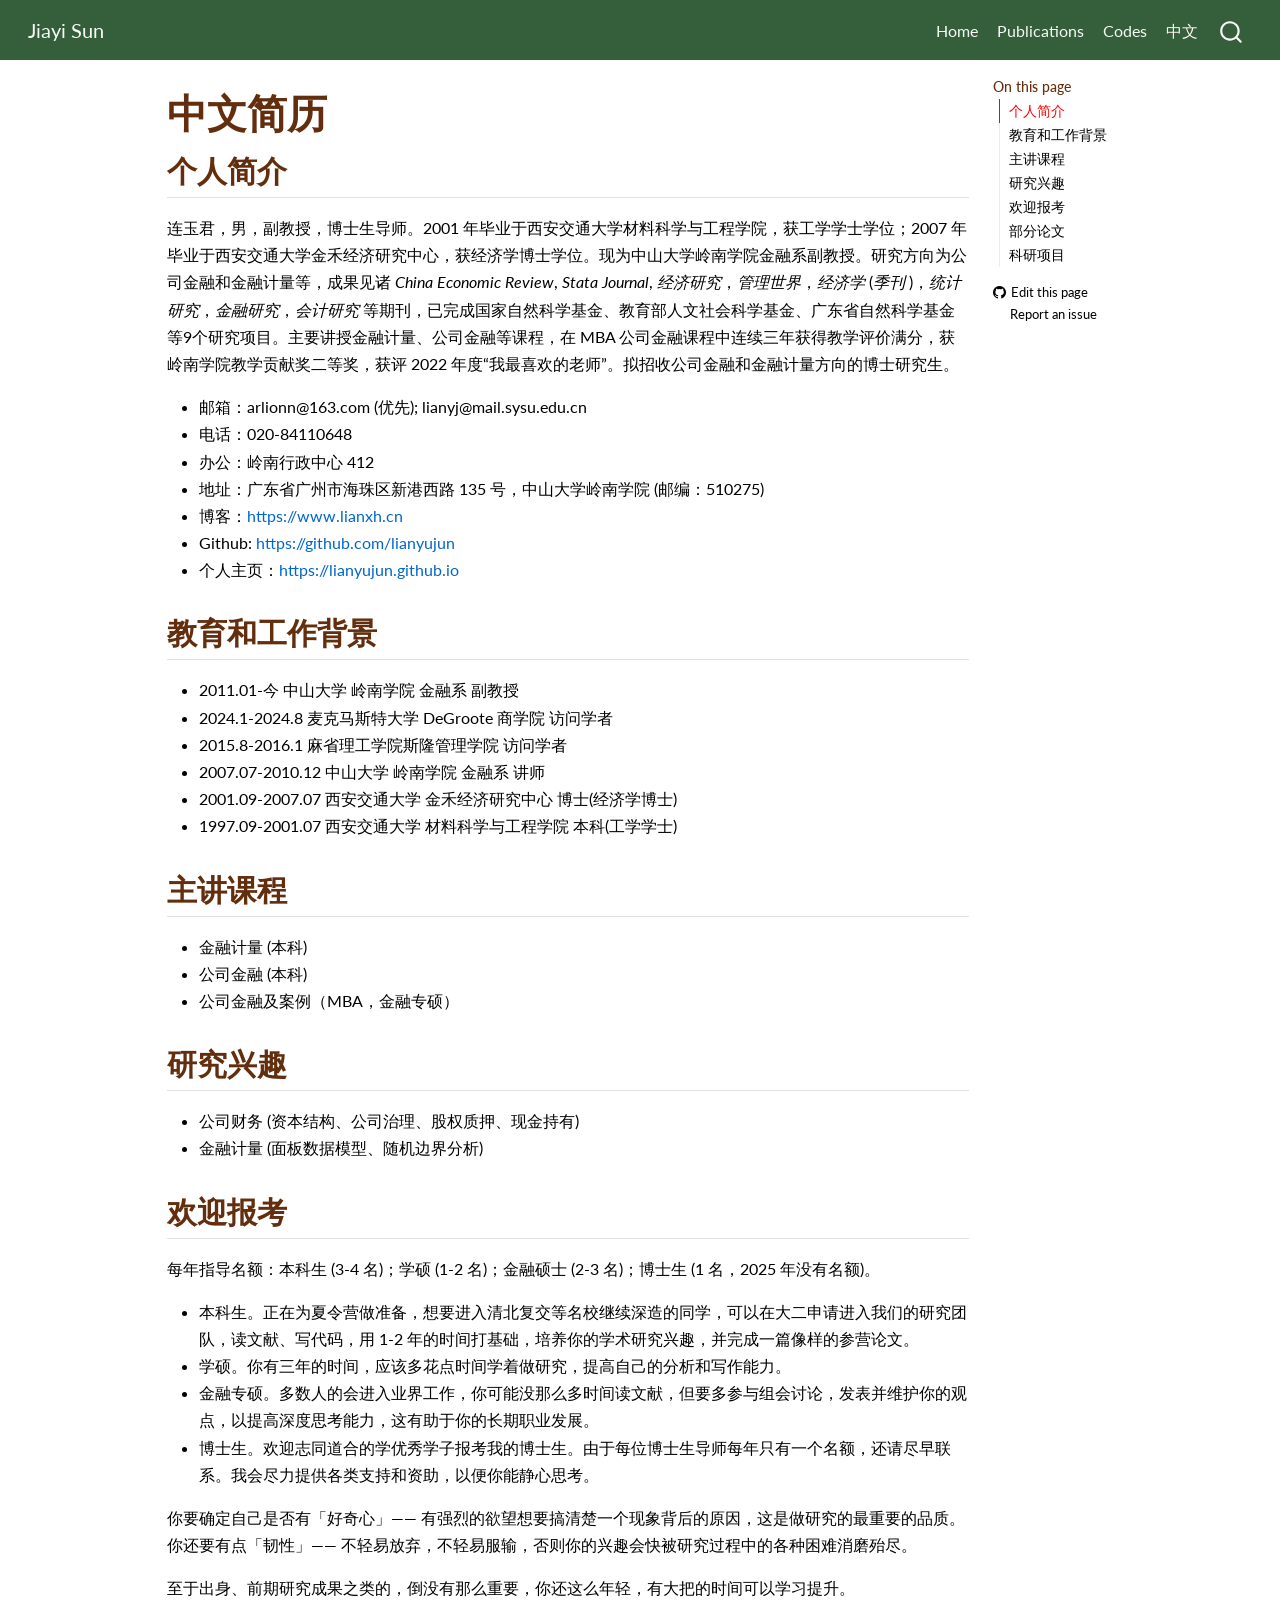
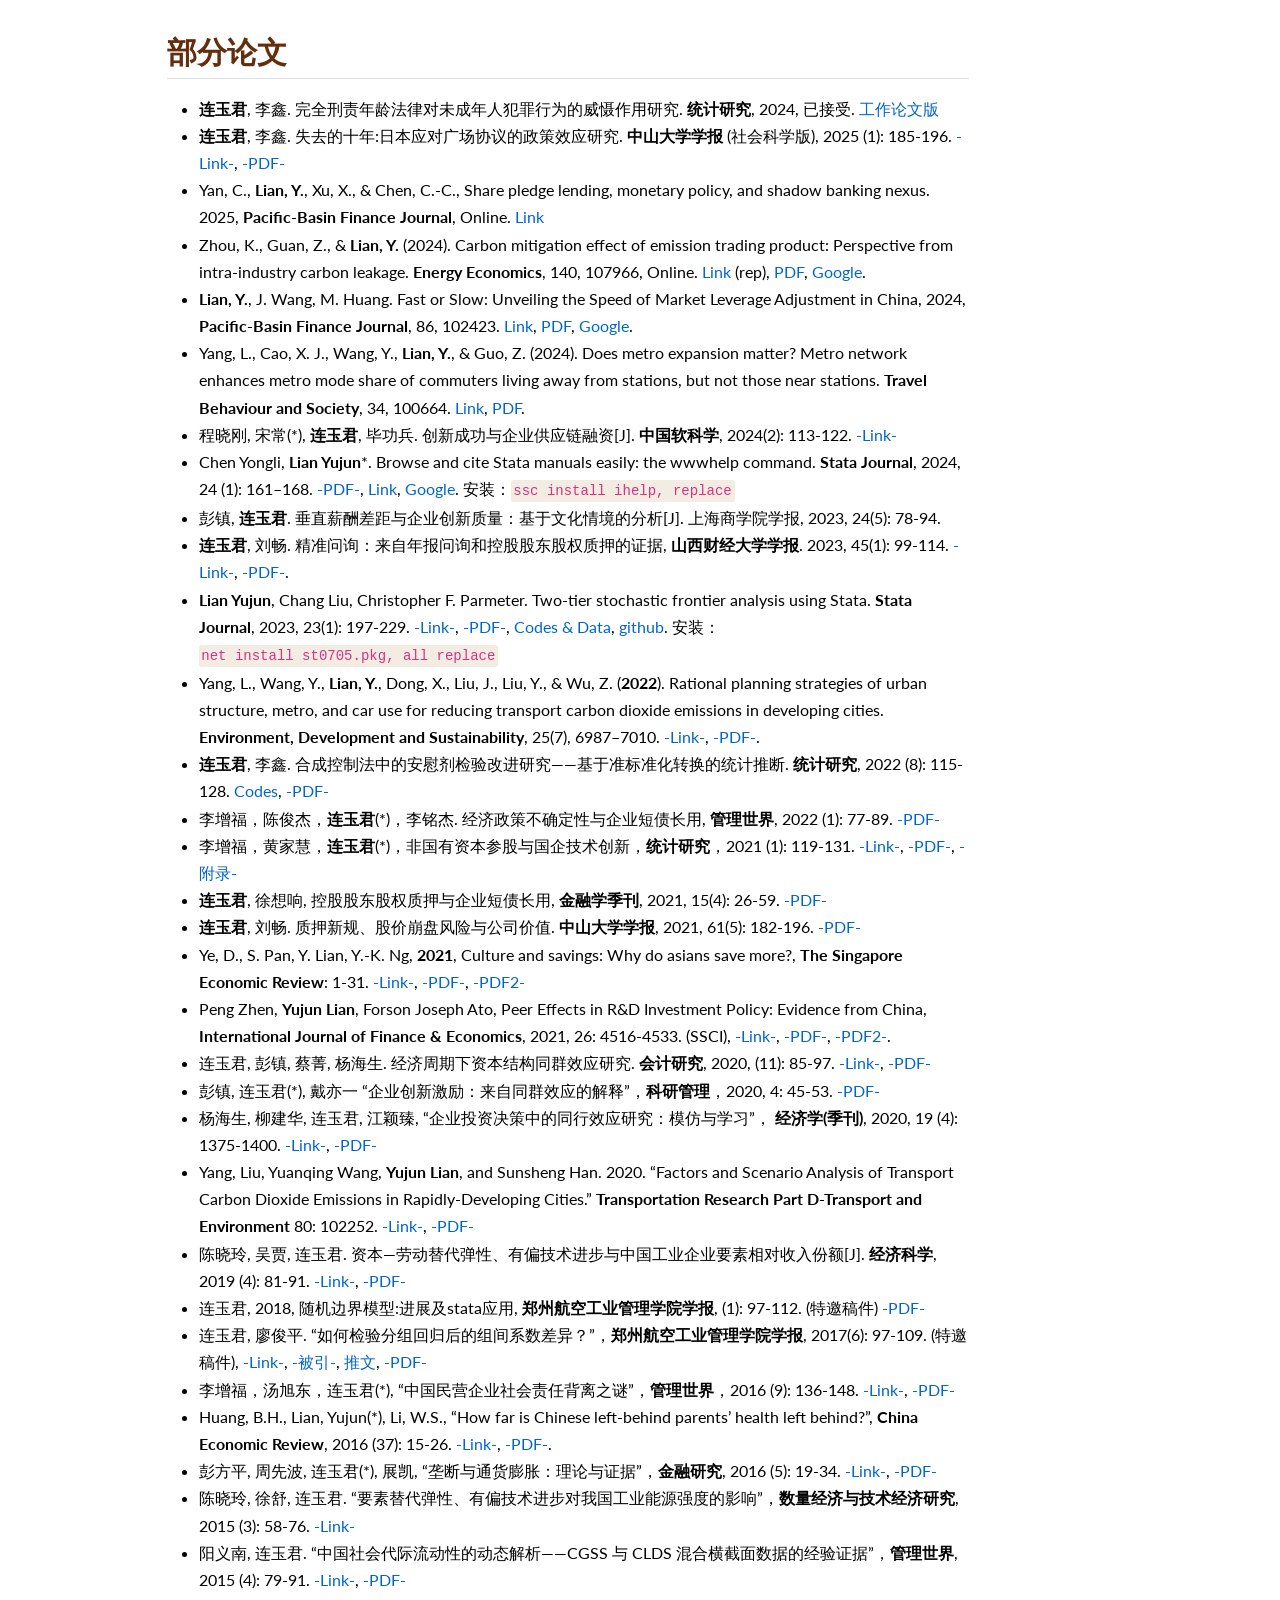
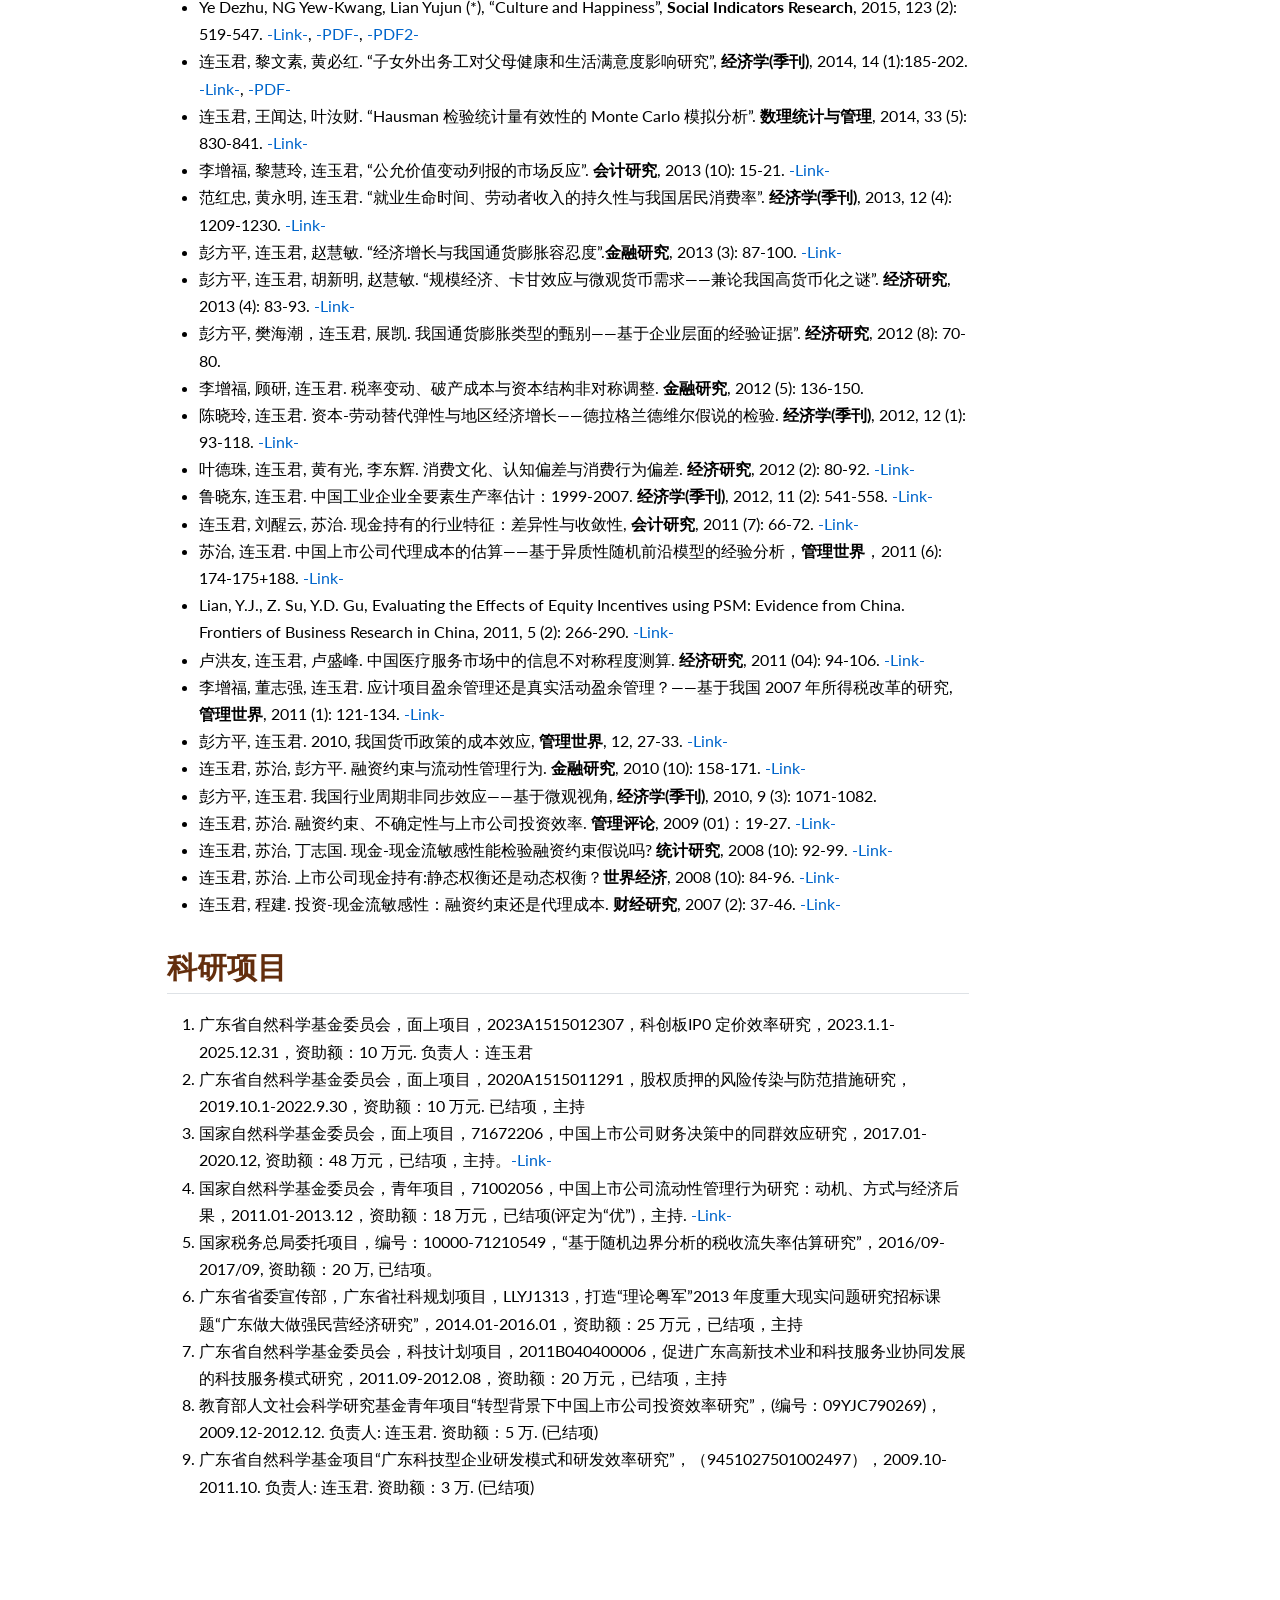
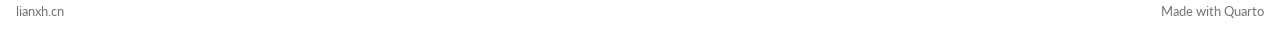
<file: docs/Chinese.html>
<!DOCTYPE html>
<html xmlns="http://www.w3.org/1999/xhtml" lang="en" xml:lang="en"><head>

<meta charset="utf-8">
<meta name="generator" content="quarto-1.11.9">

<meta name="viewport" content="width=device-width, initial-scale=1.0, user-scalable=yes">


<title>中文简历 – Jiayi Sun</title>
<style>
/* Default styles provided by pandoc.
** See https://pandoc.org/MANUAL.html#variables-for-html for config info.
*/
span.smallcaps{font-variant: small-caps;}
div.columns{display: flex; gap: 1.5em;}
div.column{flex: auto;}
@media screen {
div.columns{gap: min(4vw, 1.5em);}
div.column{overflow-x: auto;}
}
div.hanging-indent{margin-left: 1.5em; text-indent: -1.5em;}
ul.task-list{list-style: none;}
ul.task-list li input[type="checkbox"] {
  width: 0.8em;
  margin: 0 0.8em 0.2em -1em; /* quarto-specific, see https://github.com/quarto-dev/quarto-cli/issues/4556 */ 
  vertical-align: middle;
}
</style>


<script src="site_libs/quarto-nav/quarto-nav.js"></script>
<script src="site_libs/quarto-nav/headroom.min.js"></script>
<script src="site_libs/clipboard/clipboard.min.js"></script>
<script src="site_libs/quarto-search/autocomplete.umd.js"></script>
<script src="site_libs/quarto-search/fuse.min.js"></script>
<script src="site_libs/quarto-search/quarto-search.js"></script>
<meta name="quarto:offset" content="./">
<link href="./images/site-logo.png" rel="icon" type="image/png">
<script src="site_libs/quarto-html/quarto.js" type="module"></script>
<script src="site_libs/quarto-html/tabsets/tabsets.js" type="module"></script>
<script src="site_libs/quarto-html/scrollable-regions/scrollable-regions.js" type="module"></script>
<script src="site_libs/quarto-html/popper.min.js"></script>
<script src="site_libs/quarto-html/tippy.umd.min.js"></script>
<script src="site_libs/quarto-html/anchor.min.js"></script>
<link href="site_libs/quarto-html/tippy.css" rel="stylesheet">
<link href="site_libs/quarto-html/quarto-syntax-highlighting-00e69191a930b42b155058873613fefc.css" rel="stylesheet" id="quarto-text-highlighting-styles">
<script src="site_libs/bootstrap/bootstrap.min.js"></script>
<link href="site_libs/bootstrap/bootstrap-icons.css" rel="stylesheet">
<link href="site_libs/bootstrap/bootstrap-016bd04e0e2c882a7816ee569cb32cd4.min.css" rel="stylesheet" append-hash="true" id="quarto-bootstrap" data-mode="light">
<script id="quarto-search-options" type="application/json">{
  "location": "navbar",
  "copy-button": false,
  "collapse-after": 3,
  "panel-placement": "end",
  "type": "overlay",
  "limit": 50,
  "keyboard-shortcut": [
    "f",
    "/",
    "s"
  ],
  "show-item-context": false,
  "language": {
    "search-no-results-text": "No results",
    "search-matching-documents-text": "matching documents",
    "search-copy-link-title": "Copy link to search",
    "search-hide-matches-text": "Hide additional matches",
    "search-more-match-text": "more match in this document",
    "search-more-matches-text": "more matches in this document",
    "search-clear-button-title": "Clear",
    "search-text-placeholder": "",
    "search-detached-cancel-button-title": "Cancel",
    "search-submit-button-title": "Submit",
    "search-label": "Search"
  }
}</script>


</head>

<body class="nav-fixed quarto-light"><a id="quarto-skip-link" class="visually-hidden-focusable" href="#quarto-document-content">Skip to main content</a>

<div id="quarto-search-results"></div>
  <header id="quarto-header" class="headroom fixed-top">
    <nav class="navbar navbar-expand-lg " data-bs-theme="dark" aria-label="Site">
      <div class="navbar-container container-fluid">
      <div class="navbar-brand-container mx-auto">
    <a class="navbar-brand" href="./index.html">
    <span class="navbar-title">Jiayi Sun</span>
    </a>
  </div>
          <button class="navbar-toggler" type="button" data-bs-toggle="collapse" data-bs-target="#navbarCollapse" aria-controls="navbarCollapse" aria-expanded="false" aria-label="Toggle navigation" onclick="if (window.quartoToggleHeadroom) { window.quartoToggleHeadroom(); }">
  <span class="navbar-toggler-icon"></span>
</button>
          <div class="collapse navbar-collapse" id="navbarCollapse">
            <ul class="navbar-nav navbar-nav-scroll ms-auto">
  <li class="nav-item">
    <a class="nav-link" href="./index.html"> 
<span class="menu-text">Home</span></a>
  </li>  
  <li class="nav-item">
    <a class="nav-link" href="./publications.html"> 
<span class="menu-text">Publications</span></a>
  </li>  
  <li class="nav-item">
    <a class="nav-link" href="./codes.html"> 
<span class="menu-text">Codes</span></a>
  </li>  
  <li class="nav-item">
    <a class="nav-link active" href="./Chinese.html" aria-current="page"> 
<span class="menu-text">中文</span></a>
  </li>  
</ul>
          </div> <!-- /navcollapse -->
            <div class="quarto-navbar-tools">
</div>
            <div id="quarto-search" class="" title="Search"></div>
      </div> <!-- /container-fluid -->
    </nav>
</header>
<!-- content -->
<div id="quarto-content" class="quarto-container page-columns page-rows-contents page-layout-article page-navbar">
<!-- sidebar -->
<!-- margin-sidebar -->
    <div id="quarto-margin-sidebar" class="sidebar margin-sidebar">
        <nav id="TOC" role="doc-toc" aria-labelledby="toc-title" class="toc-active">
    <h2 id="toc-title">On this page</h2>
   
  <ul>
  <li><a href="#个人简介" id="toc-个人简介" class="nav-link active" data-scroll-target="#个人简介">个人简介</a></li>
  <li><a href="#教育和工作背景" id="toc-教育和工作背景" class="nav-link" data-scroll-target="#教育和工作背景">教育和工作背景</a></li>
  <li><a href="#主讲课程" id="toc-主讲课程" class="nav-link" data-scroll-target="#主讲课程">主讲课程</a></li>
  <li><a href="#研究兴趣" id="toc-研究兴趣" class="nav-link" data-scroll-target="#研究兴趣">研究兴趣</a></li>
  <li><a href="#欢迎报考" id="toc-欢迎报考" class="nav-link" data-scroll-target="#欢迎报考">欢迎报考</a></li>
  <li><a href="#部分论文" id="toc-部分论文" class="nav-link" data-scroll-target="#部分论文">部分论文</a></li>
  <li><a href="#科研项目" id="toc-科研项目" class="nav-link" data-scroll-target="#科研项目">科研项目</a></li>
  </ul>
<div class="toc-actions"><ul><li><a href="https://github.com/Jyyyy-o4u/jiayisun.github.io/edit/main/Chinese.qmd" class="toc-action"><i class="bi bi-github"></i>Edit this page</a></li><li><a href="https://github.com/Jyyyy-o4u/jiayisun.github.io/issues/new" class="toc-action"><i class="bi empty"></i>Report an issue</a></li></ul></div></nav>
    </div>
<!-- main -->
<main class="content" id="quarto-document-content" tabindex="-1">

<header id="title-block-header" class="quarto-title-block default">
<div class="quarto-title">
<h1 class="title">中文简历</h1>
</div>



<div class="quarto-title-meta">

    
  
    
  </div>
  


</header>


<section id="个人简介" class="level2">
<h2 class="anchored" data-anchor-id="个人简介">个人简介</h2>
<p>连玉君，男，副教授，博士生导师。2001 年毕业于西安交通大学材料科学与工程学院，获工学学士学位；2007 年毕业于西安交通大学金禾经济研究中心，获经济学博士学位。现为中山大学岭南学院金融系副教授。研究方向为公司金融和金融计量等，成果见诸 <em>China Economic Review</em>, <em>Stata Journal</em>, <em>经济研究</em>，<em>管理世界</em>，<em>经济学</em> (<em>季刊</em> )，<em>统计研究</em>，<em>金融研究</em>，<em>会计研究</em> 等期刊，已完成国家自然科学基金、教育部人文社会科学基金、广东省自然科学基金等9个研究项目。主要讲授金融计量、公司金融等课程，在 MBA 公司金融课程中连续三年获得教学评价满分，获岭南学院教学贡献奖二等奖，获评 2022 年度“我最喜欢的老师”。拟招收公司金融和金融计量方向的博士研究生。</p>
<ul>
<li>邮箱：arlionn@163.com (优先); lianyj@mail.sysu.edu.cn</li>
<li>电话：020-84110648</li>
<li>办公：岭南行政中心 412</li>
<li>地址：广东省广州市海珠区新港西路 135 号，中山大学岭南学院 (邮编：510275)</li>
<li>博客：<a href="https://www.lianxh.cn" class="uri">https://www.lianxh.cn</a></li>
<li>Github: <a href="https://github.com/lianyujun" class="uri">https://github.com/lianyujun</a></li>
<li>个人主页：<a href="https://lianyujun.github.io" class="uri">https://lianyujun.github.io</a></li>
</ul>
</section>
<section id="教育和工作背景" class="level2">
<h2 class="anchored" data-anchor-id="教育和工作背景">教育和工作背景</h2>
<ul>
<li>2011.01-今 中山大学 岭南学院 金融系 副教授</li>
<li>2024.1-2024.8 麦克马斯特大学 DeGroote 商学院 访问学者</li>
<li>2015.8-2016.1 麻省理工学院斯隆管理学院 访问学者</li>
<li>2007.07-2010.12 中山大学 岭南学院 金融系 讲师</li>
<li>2001.09-2007.07 西安交通大学 金禾经济研究中心 博士(经济学博士)</li>
<li>1997.09-2001.07 西安交通大学 材料科学与工程学院 本科(工学学士)</li>
</ul>
</section>
<section id="主讲课程" class="level2">
<h2 class="anchored" data-anchor-id="主讲课程">主讲课程</h2>
<ul>
<li>金融计量 (本科)</li>
<li>公司金融 (本科)</li>
<li>公司金融及案例（MBA，金融专硕）</li>
</ul>
</section>
<section id="研究兴趣" class="level2">
<h2 class="anchored" data-anchor-id="研究兴趣">研究兴趣</h2>
<ul>
<li>公司财务 (资本结构、公司治理、股权质押、现金持有)</li>
<li>金融计量 (面板数据模型、随机边界分析)</li>
</ul>
</section>
<section id="欢迎报考" class="level2">
<h2 class="anchored" data-anchor-id="欢迎报考">欢迎报考</h2>
<p>每年指导名额：本科生 (3-4 名)；学硕 (1-2 名)；金融硕士 (2-3 名)；博士生 (1 名，2025 年没有名额)。</p>
<ul>
<li>本科生。正在为夏令营做准备，想要进入清北复交等名校继续深造的同学，可以在大二申请进入我们的研究团队，读文献、写代码，用 1-2 年的时间打基础，培养你的学术研究兴趣，并完成一篇像样的参营论文。</li>
<li>学硕。你有三年的时间，应该多花点时间学着做研究，提高自己的分析和写作能力。</li>
<li>金融专硕。多数人的会进入业界工作，你可能没那么多时间读文献，但要多参与组会讨论，发表并维护你的观点，以提高深度思考能力，这有助于你的长期职业发展。</li>
<li>博士生。欢迎志同道合的学优秀学子报考我的博士生。由于每位博士生导师每年只有一个名额，还请尽早联系。我会尽力提供各类支持和资助，以便你能静心思考。</li>
</ul>
<p>你要确定自己是否有「好奇心」—— 有强烈的欲望想要搞清楚一个现象背后的原因，这是做研究的最重要的品质。你还要有点「韧性」—— 不轻易放弃，不轻易服输，否则你的兴趣会快被研究过程中的各种困难消磨殆尽。</p>
<p>至于出身、前期研究成果之类的，倒没有那么重要，你还这么年轻，有大把的时间可以学习提升。</p>
</section>
<section id="部分论文" class="level2">
<h2 class="anchored" data-anchor-id="部分论文">部分论文</h2>
<ul>
<li><strong>连玉君</strong>, 李鑫. 完全刑责年龄法律对未成年人犯罪行为的威慑作用研究. <strong>统计研究</strong>, 2024, 已接受. <a href="https://file-lianxh.oss-cn-shenzhen.aliyuncs.com/Refs/LianPub/%E8%BF%9E%E7%8E%89%E5%90%9B-%E6%9D%8E%E9%91%AB-2024-%E7%BB%9F%E8%AE%A1%E7%A0%94%E7%A9%B6-RDD-%E6%9C%AA%E6%88%90%E5%B9%B4%E4%BA%BA.pdf">工作论文版</a></li>
<li><strong>连玉君</strong>, 李鑫. 失去的十年:日本应对广场协议的政策效应研究. <strong>中山大学学报</strong> (社会科学版), 2025 (1): 185-196. <a href="https://link.cnki.net/doi/10.13471/j.cnki.jsysusse.2025.01.020">-Link-</a>, <a href="https://bar.cnki.net/bar/download/order?id=Pmp%2F5es3RB81cmauPwpbvsPMJcfwHgIZAnUyOJG6Kdog%2BHL%2FGFrGhKahW4YGMC%2BS9rApGw1Kn1Osj2RxbQfKvjCe6SDJA%2FE4K5lDg6WoZeh7b5mY%2FmsIpB5E%2FKF94iQVwddxEU3rL3oTHoiWc6PitFK57xT%2B8LhM%2BfEqYWvBGm0igmLMld3nSvbU4a5%2BOkNaUlSU0HSLnl9m7MwOtW%2FIk9GlczRq40icS9q1bpEM6d9lgv7q8C%2BP7FPVW3hwYPcqveGzrp%2B41EH7caBaJ8FVkg%3D%3D">-PDF-</a></li>
<li>Yan, C., <strong>Lian, Y.</strong>, Xu, X., &amp; Chen, C.-C., Share pledge lending, monetary policy, and shadow banking nexus. 2025, <strong>Pacific-Basin Finance Journal</strong>, Online. <a href="https://doi.org/10.1016/j.pacfin.2025.102772">Link</a></li>
<li>Zhou, K., Guan, Z., &amp; <strong>Lian, Y.</strong> (2024). Carbon mitigation effect of emission trading product: Perspective from intra-industry carbon leakage. <strong>Energy Economics</strong>, 140, 107966, Online. <a href="https://doi.org/10.1016/j.eneco.2024.107966">Link</a> (rep), <a href="https://file-lianxh.oss-cn-shenzhen.aliyuncs.com/Refs/LianPub/Lian-2024-EE_Preproof.pdf">PDF</a>, <a href="https://scholar.google.com/scholar?q=Carbon%20mitigation%20effect%20of%20emission%20trading%20product:%20Perspective%20from%20intra-industry%20carbon%20leakage">Google</a>.</li>
<li><strong>Lian, Y.</strong>, J. Wang, M. Huang. Fast or Slow: Unveiling the Speed of Market Leverage Adjustment in China, 2024, <strong>Pacific-Basin Finance Journal</strong>, 86, 102423. <a href="https://doi.org/10.1016/j.pacfin.2024.102423">Link</a>, <a href="https://file-lianxh.oss-cn-shenzhen.aliyuncs.com/Refs/LianPub/Lian_2024_Fast_or_slow_Unveiling_the_speed_of_market_leverage_adjustment_in_China.pdf">PDF</a>, <a href="https://scholar.google.com/scholar?q=Fast%20or%20slow:%20Unveiling%20the%20speed%20of%20market%20leverage%20adjustment%20in%20China">Google</a>.</li>
<li>Yang, L., Cao, X. J., Wang, Y., <strong>Lian, Y.</strong>, &amp; Guo, Z. (2024). Does metro expansion matter? Metro network enhances metro mode share of commuters living away from stations, but not those near stations. <strong>Travel Behaviour and Society</strong>, 34, 100664. <a href="https://doi.org/10.1016/j.tbs.2023.100664">Link</a>, <a href="https://file-lianxh.oss-cn-shenzhen.aliyuncs.com/Refs/LianPub/Yang_Lian_2024_TBS.pdf">PDF</a>.</li>
<li>程晓刚, 宋常(*), <strong>连玉君</strong>, 毕功兵. 创新成功与企业供应链融资[J]. <strong>中国软科学</strong>, 2024(2): 113-122. <a href="https://kns.cnki.net/kcms2/article/abstract?v=ifIT5_n5_GfsqAytcOFCtKtj3A3Ye2M3_9RBgXUpgnhGuce7Awmik5x9zVhSYfbQyEvQrpnA9vn4AttiF0kfsYgAFfIovjC_oeJJuO2YG7aA3ABB3IoGwXR8R9n0lREGvz3EJ3tcLM8Y3ekH7JFdlpgV2VUjnovy_2sYLNwwuPk=&amp;uniplatform=NZKPT">-Link-</a></li>
<li>Chen Yongli, <strong>Lian Yujun</strong>*. Browse and cite Stata manuals easily: the wwwhelp command. <strong>Stata Journal</strong>, 2024, 24 (1): 161–168. <a href="https://file-lianxh.oss-cn-shenzhen.aliyuncs.com/Refs/LianPub/Chen-Lian-2024-SJ-wwwhelp-ihelp.pdf">-PDF-</a>, <a href="https://doi.org/10.1177/1536867X241233676">Link</a>, <a href="https://scholar.google.com/scholar?q=Browse%20and%20cite%20Stata%20manuals%20easily:%20The%20wwwhelp%20command">Google</a>. 安装：<code>ssc install ihelp, replace</code></li>
<li>彭镇, <strong>连玉君</strong>. 垂直薪酬差距与企业创新质量：基于文化情境的分析[J]. 上海商学院学报, 2023, 24(5): 78-94.</li>
<li><strong>连玉君</strong>, 刘畅. 精准问询：来自年报问询和控股股东股权质押的证据, <strong>山西财经大学学报</strong>. 2023, 45(1): 99-114. <a href="https://d.wanfangdata.com.cn/periodical/sxcjdxxb202301008">-Link-</a>, <a href="https://file-lianxh.oss-cn-shenzhen.aliyuncs.com/Refs/LianPub/%E8%BF%9E%E7%8E%89%E5%90%9B-%E5%88%98%E7%95%85-2023-%E7%B2%BE%E5%87%86%E9%97%AE%E8%AF%A2_%E6%9D%A5%E8%87%AA%E5%B9%B4%E6%8A%A5%E9%97%AE%E8%AF%A2%E5%92%8C%E6%8E%A7%E8%82%A1%E8%82%A1%E4%B8%9C%E8%82%A1%E6%9D%83%E8%B4%A8%E6%8A%BC%E7%9A%84%E8%AF%81%E6%8D%AE.pdf">-PDF-</a>.</li>
<li><strong>Lian Yujun</strong>, Chang Liu, Christopher F. Parmeter. Two-tier stochastic frontier analysis using Stata. <strong>Stata Journal</strong>, 2023, 23(1): 197-229. <a href="https://journals.sagepub.com/doi/abs/10.1177/1536867X231162033">-Link-</a>, <a href="https://file.lianxh.cn/Refs/LianPub/Lian-2023-SJ-sftt-Two-tier-SFA.pdf">-PDF-</a>, <a href="https://gitee.com/arlionn/sftt">Codes &amp; Data</a>, <a href="https://github.com/arlionn/sftt">github</a>. 安装：<code>net install st0705.pkg, all replace</code></li>
<li>Yang, L., Wang, Y., <strong>Lian, Y.</strong>, Dong, X., Liu, J., Liu, Y., &amp; Wu, Z. (<strong>2022</strong>). Rational planning strategies of urban structure, metro, and car use for reducing transport carbon dioxide emissions in developing cities. <strong>Environment, Development and Sustainability</strong>, 25(7), 6987–7010. <a href="https://doi.org/10.1007/s10668-022-02344-0">-Link-</a>, <a href="https://link.springer.com/content/pdf/10.1007/s10668-022-02344-0.pdf">-PDF-</a>.</li>
<li><strong>连玉君</strong>, 李鑫. 合成控制法中的安慰剂检验改进研究——基于准标准化转换的统计推断. <strong>统计研究</strong>, 2022 (8): 115-128. <a href="https://gitee.com/arlionn/synthsd">Codes</a>, <a href="https://file-lianxh.oss-cn-shenzhen.aliyuncs.com/Refs/LianPub/%E8%BF%9E%E7%8E%89%E5%90%9B-%E6%9D%8E%E9%91%AB-2022-%E7%BB%9F%E8%AE%A1%E7%A0%94%E7%A9%B6-%E6%A0%A1%E6%A0%B7-%E9%9D%9E%E6%AD%A3%E5%BC%8F%E7%89%88.pdf">-PDF-</a></li>
<li>李增福，陈俊杰，<strong>连玉君</strong>(*)，李铭杰. 经济政策不确定性与企业短债长用, <strong>管理世界</strong>, 2022 (1): 77-89. <a href="https://file-lianxh.oss-cn-shenzhen.aliyuncs.com/Refs/LianPub/%E6%9D%8E%E5%A2%9E%E7%A6%8F-%E8%BF%9E%E7%8E%89%E5%90%9B-2022-%E7%AE%A1%E7%90%86%E4%B8%96%E7%95%8C-%E7%BB%8F%E6%B5%8E%E6%94%BF%E7%AD%96%E4%B8%8D%E7%A1%AE%E5%AE%9A%E6%80%A7%E4%B8%8E%E4%BC%81%E4%B8%9A%E7%9F%AD%E5%80%BA%E9%95%BF%E7%94%A8.pdf">-PDF-</a></li>
<li>李增福，黄家慧，<strong>连玉君</strong>(*)，非国有资本参股与国企技术创新，<strong>统计研究</strong>，2021 (1): 119-131. <a href="https://t.cnki.net/kcms/detail?v=X6oIUGaNdGl02O8hLreyMfQ1AB_lc7oZyruBxG73K9OVEB6dr7g6N2LQ1UIioRWcfRv5Ih1EskkwhzyU6x-XF-fvlUvmr2hJwiEvVfIzYhBskUjtHXBQNfai1jy4bto0&amp;uniplatform=NZKPT">-Link-</a>, <a href="https://file-lianxh.oss-cn-shenzhen.aliyuncs.com/Refs/LianPub/%E6%9D%8E%E5%A2%9E%E7%A6%8F-%E8%BF%9E%E7%8E%89%E5%90%9B-2021-%E5%B8%A6%E5%B0%81%E9%9D%A2-%E7%BB%9F%E8%AE%A1%E7%A0%94%E7%A9%B6-%E9%9D%9E%E5%9B%BD%E6%9C%89%E8%B5%84%E6%9C%AC%E5%8F%82%E8%82%A1%E4%B8%8E%E5%9B%BD%E4%BC%81%E6%8A%80%E6%9C%AF%E5%88%9B%E6%96%B0.pdf">-PDF-</a>, <a href="https://file-lianxh.oss-cn-shenzhen.aliyuncs.com/Refs/LianPub/%E6%9D%8E%E5%A2%9E%E7%A6%8F-%E8%BF%9E%E7%8E%89%E5%90%9B-2021-%E9%99%84%E5%BD%95-%E7%BB%9F%E8%AE%A1%E7%A0%94%E7%A9%B6-%E9%9D%9E%E5%9B%BD%E6%9C%89%E8%B5%84%E6%9C%AC%E5%8F%82%E8%82%A1%E4%B8%8E%E5%9B%BD%E4%BC%81%E6%8A%80%E6%9C%AF%E5%88%9B%E6%96%B0.pdf">-附录-</a></li>
<li><strong>连玉君</strong>, 徐想响, 控股股东股权质押与企业短债长用, <strong>金融学季刊</strong>, 2021, 15(4): 26-59. <a href="https://file-lianxh.oss-cn-shenzhen.aliyuncs.com/Refs/LianPub/%E8%BF%9E%E7%8E%89%E5%90%9B-2021-%E9%87%91%E8%9E%8D%E5%AD%A6%E5%AD%A3%E5%88%8A-%E6%8E%A7%E8%82%A1%E8%82%A1%E4%B8%9C%E8%82%A1%E6%9D%83%E8%B4%A8%E6%8A%BC%E4%B8%8E%E4%BC%81%E4%B8%9A%E7%9F%AD%E5%80%BA%E9%95%BF%E7%94%A8.pdf">-PDF-</a></li>
<li><strong>连玉君</strong>, 刘畅. 质押新规、股价崩盘风险与公司价值. <strong>中山大学学报</strong>, 2021, 61(5): 182-196. <a href="https://file-lianxh.oss-cn-shenzhen.aliyuncs.com/Refs/LianPub/%E8%BF%9E%E7%8E%89%E5%90%9B-%E5%88%98%E7%95%85-2021-%E4%B8%AD%E5%A4%A7%E5%AD%A6%E6%8A%A5-%E8%B4%A8%E6%8A%BC%E6%96%B0%E8%A7%84-%E8%82%A1%E4%BB%B7%E5%B4%A9%E7%9B%98%E9%A3%8E%E9%99%A9%E4%B8%8E%E5%85%AC%E5%8F%B8%E4%BB%B7%E5%80%BC.pdf">-PDF-</a></li>
<li>Ye, D., S. Pan, Y. Lian, Y.-K. Ng, <strong>2021</strong>, Culture and savings: Why do asians save more?, <strong>The Singapore Economic Review</strong>: 1-31. <a href="https://www.worldscientific.com/doi/full/10.1142/S0217590819500607">-Link-</a>, <a href="https://www.worldscientific.com/doi/epdf/10.1142/S0217590819500607">-PDF-</a>, <a href="https://file-lianxh.oss-cn-shenzhen.aliyuncs.com/Refs/LianPub/Ye_Lian_2020_Culture-and-Savings_SER.pdf">-PDF2-</a></li>
<li>Peng Zhen, <strong>Yujun Lian</strong>, Forson Joseph Ato, Peer Effects in R&amp;D Investment Policy: Evidence from China, <strong>International Journal of Finance &amp; Economics</strong>, 2021, 26: 4516-4533. (SSCI), <a href="https://onlinelibrary.wiley.com/doi/full/10.1002/ijfe.2028">-Link-</a>, <a href="https://onlinelibrary.wiley.com/doi/epdf/10.1002/ijfe.2028">-PDF-</a>, <a href="https://file-lianxh.oss-cn-shenzhen.aliyuncs.com/Refs/LianPub/Peng_Lian_2020_Peer-effects-in-%20RD-investment-policy.pdf">-PDF2-</a>.</li>
<li>连玉君, 彭镇, 蔡菁, 杨海生. 经济周期下资本结构同群效应研究. <strong>会计研究</strong>, 2020, (11): 85-97. <a href="https://t.cnki.net/kcms/detail?v=X6oIUGaNdGlrcQ3EAxDkIyS7JVN9RZzbI2ci-F4lxs7vX3pbiFS8-nABvY59ioPj8mODCOh1h6K1-YkcqEFjJzUvtkx7-tFLhvO_fIES1l6PUe_LmCyqqq9NAODEXtQZ&amp;uniplatform=NZKPT">-Link-</a>, <a href="https://file-lianxh.oss-cn-shenzhen.aliyuncs.com/Refs/LianPub/%E8%BF%9E%E7%8E%89%E5%90%9B-%E5%BD%AD%E9%95%87-%E8%94%A1%E8%8F%81-%E6%9D%A8%E6%B5%B7%E7%94%9F-2020-11-%E4%BC%9A%E8%AE%A1%E7%A0%94%E7%A9%B6.pdf">-PDF-</a></li>
<li>彭镇, 连玉君(*), 戴亦一 “企业创新激励：来自同群效应的解释”，<strong>科研管理</strong>，2020, 4: 45-53. <a href="https://file-lianxh.oss-cn-shenzhen.aliyuncs.com/Refs/LianPub/%E5%BD%AD%E9%95%87-%E8%BF%9E%E7%8E%89%E5%90%9B-2019-%E7%A7%91%E7%A0%94%E7%AE%A1%E7%90%86-%E4%BC%81%E4%B8%9A%E5%88%9B%E6%96%B0%E6%BF%80%E5%8A%B1_%E6%9D%A5%E8%87%AA%E5%90%8C%E7%BE%A4%E6%95%88%E5%BA%94%E7%9A%84%E8%A7%A3%E9%87%8A.pdf">-PDF-</a></li>
<li>杨海生, 柳建华, 连玉君, 江颖臻, “企业投资决策中的同行效应研究：模仿与学习”， <strong>经济学(季刊)</strong>, 2020, 19 (4): 1375-1400. <a href="https://kns.cnki.net/kcms/detail/detail.aspx?dbcode=CJFD&amp;dbname=CJFDLAST2020&amp;filename=JJXU202004012&amp;v=vnwv0yeOYjJw%25mmd2BlUxc6MxanVFhxwRp%25mmd2F6IpffyTQo6%25mmd2Bsuy7Loyopjgp%25mmd2BjNBhek9pFx">-Link-</a>, <a href="https://file-lianxh.oss-cn-shenzhen.aliyuncs.com/Refs/LianPub/%E6%9D%A8%E6%B5%B7%E7%94%9F-%E6%9F%B3%E5%BB%BA%E5%8D%8E-%E8%BF%9E%E7%8E%89%E5%90%9B-2019-%E7%BB%8F%E6%B5%8E%E5%AD%A6%E5%AD%A3%E5%88%8A-%E4%BC%81%E4%B8%9A%E6%8A%95%E8%B5%84%E5%86%B3%E7%AD%96%E4%B8%AD%E7%9A%84%E5%90%8C%E8%A1%8C%E6%95%88%E5%BA%94%E7%A0%94%E7%A9%B6.pdf">-PDF-</a></li>
<li>Yang, Liu, Yuanqing Wang, <strong>Yujun Lian</strong>, and Sunsheng Han. 2020. “Factors and Scenario Analysis of Transport Carbon Dioxide Emissions in Rapidly-Developing Cities.” <strong>Transportation Research Part D-Transport and Environment</strong> 80: 102252. <a href="https://doi.org/10.1016/j.trd.2020.102252">-Link-</a>, <a href="https://file-lianxh.oss-cn-shenzhen.aliyuncs.com/Refs/LianPub/Yang_Lian_2020_Q2-Transportation_Research_Part_D.pdf">-PDF-</a></li>
<li>陈晓玲, 吴贾, 连玉君. 资本—劳动替代弹性、有偏技术进步与中国工业企业要素相对收入份额[J]. <strong>经济科学</strong>, 2019 (4): 81-91. <a href="https://kns.cnki.net/kcms/detail/detail.aspx?dbcode=CJFD&amp;dbname=CJFDLAST2019&amp;filename=JJKX201904008&amp;v=MiYkH8v4IDNOpUHlm2A4WC2Byy%25mmd2FEbCk%25mmd2FtrFE5C9bi1ao4XQNgbDmqna4Q6Iz0Vkp">-Link-</a>, <a href="https://file-lianxh.oss-cn-shenzhen.aliyuncs.com/Refs/LianPub/%E9%99%88%E6%99%93%E7%8E%B2_%E5%90%B4%E8%B4%BE_%E8%BF%9E%E7%8E%89%E5%90%9B_2019_%E8%B5%84%E6%9C%AC_%E5%8A%B3%E5%8A%A8%E6%9B%BF%E4%BB%A3%E5%BC%B9%E6%80%A7_%E6%9C%89%E5%81%8F%E6%8A%80%E6%9C%AF%E8%BF%9B%E6%AD%A5%E4%B8%8E%E4%B8%AD%E5%9B%BD%E5%B7%A5%E4%B8%9A%E4%BC%81%E4%B8%9A%E8%A6%81%E7%B4%A0%E7%9B%B8%E5%AF%B9%E6%94%B6%E5%85%A5%E4%BB%BD%E9%A2%9D.pdf">-PDF-</a></li>
<li>连玉君, 2018, 随机边界模型:进展及stata应用, <strong>郑州航空工业管理学院学报</strong>, (1): 97-112. (特邀稿件) <a href="https://file-lianxh.oss-cn-shenzhen.aliyuncs.com/Refs/LianPub/%E8%BF%9E%E7%8E%89%E5%90%9B-2018-%E9%9A%8F%E6%9C%BA%E8%BE%B9%E7%95%8C%E6%A8%A1%E5%9E%8B_%E8%BF%9B%E5%B1%95%E5%8F%8AStata%E5%BA%94%E7%94%A8.pdf">-PDF-</a></li>
<li>连玉君, 廖俊平. “如何检验分组回归后的组间系数差异？”，<strong>郑州航空工业管理学院学报</strong>, 2017(6): 97-109. (特邀稿件), <a href="https://t.cnki.net/kcms/detail?v=3uoqIhG8C44YLTlOAiTRKgchrJ08w1e7KuxSPDoq7DTCXFyWbxw4dosRY_cytYzVnMc59G-pPbdxJriX8YSFT8J3rOGAdQkT&amp;uniplatform=NZKPT">-Link-</a>, <a href="https://ref.cnki.net/REF/Detail/GetRefFileDetail?fileName=ZZHK201706010&amp;title=%e5%a6%82%e4%bd%95%e6%a3%80%e9%aa%8c%e5%88%86%e7%bb%84%e5%9b%9e%e5%bd%92%e5%90%8e%e7%9a%84%e7%bb%84%e9%97%b4%e7%b3%bb%e6%95%b0%e5%b7%ae%e5%bc%82%3f&amp;fileCount=265&amp;otherRefCount=264&amp;yearCnt=0&amp;begin=&amp;end=&amp;isOtherCited=False&amp;isInCludedString=Y&amp;sourceRange=">-被引-</a>, <a href="https://www.lianxh.cn/news/051e3a01cdb19.html">推文</a>, <a href="https://file-lianxh.oss-cn-shenzhen.aliyuncs.com/Refs/LianPub/%E8%BF%9E%E7%8E%89%E5%90%9B-2017-%E5%A6%82%E4%BD%95%E6%A3%80%E9%AA%8C%E5%88%86%E7%BB%84%E5%9B%9E%E5%BD%92%E5%90%8E%E7%9A%84%E7%BB%84%E9%97%B4%E7%B3%BB%E6%95%B0%E5%B7%AE%E5%BC%82.pdf">-PDF-</a></li>
<li>李增福，汤旭东，连玉君(*), “中国民营企业社会责任背离之谜”，<strong>管理世界</strong>，2016 (9): 136-148. <a href="https://t.cnki.net/kcms/detail?v=X6oIUGaNdGlrAgAg5enwdNuHSVvILWgMK-Q3J0S4qLJKbGDEE3uvbhTG_E0ETd1ZaXGc_1a5O8EwnjnGG-mD-sq81UpA_-kbHG7p0lyW_Jn-fDF9Pu9YNUurzmZXGRbF&amp;uniplatform=NZKPT">-Link-</a>, <a href="https://file-lianxh.oss-cn-shenzhen.aliyuncs.com/Refs/LianPub/%E6%9D%8E%E5%A2%9E%E7%A6%8F-%E8%BF%9E%E7%8E%89%E5%90%9B-2016-%E7%AE%A1%E7%90%86%E4%B8%96%E7%95%8C-%E4%B8%AD%E5%9B%BD%E6%B0%91%E8%90%A5%E4%BC%81%E4%B8%9A%E7%A4%BE%E4%BC%9A%E8%B4%A3%E4%BB%BB%E8%83%8C%E7%A6%BB%E4%B9%8B%E8%B0%9C.pdf">-PDF-</a></li>
<li>Huang, B.H., Lian, Yujun(*), Li, W.S., “How far is Chinese left-behind parents’ health left behind?”, <strong>China Economic Review</strong>, 2016 (37): 15-26. <a href="https://doi.org/10.1016/j.chieco.2015.07.002">-Link-</a>, <a href="https://file-lianxh.oss-cn-shenzhen.aliyuncs.com/Refs/LianPub/Lian_2016_CER_How-far.pdf">-PDF-</a>.</li>
<li>彭方平, 周先波, 连玉君(*), 展凯, “垄断与通货膨胀：理论与证据”，<strong>金融研究</strong>, 2016 (5): 19-34. <a href="https://kns.cnki.net/kcms/detail/detail.aspx?dbcode=CJFD&amp;dbname=CJFDLAST2016&amp;filename=JRYJ201605002&amp;v=iEg1HMhdLqDNCkAkwFoqX3%25mmd2B5xRcmjqzN%25mmd2Bw4THrhle9op9uCMjygKPp1i4PBFxgjg">-Link-</a>, <a href="https://file-lianxh.oss-cn-shenzhen.aliyuncs.com/Refs/LianPub/%E5%BD%AD%E6%96%B9%E5%B9%B3_%E8%BF%9E%E7%8E%89%E5%90%9B_2016_%E9%87%91%E8%9E%8D%E7%A0%94%E7%A9%B6_%E5%9E%84%E6%96%AD%E4%B8%8E%E9%80%9A%E8%B4%A7%E8%86%A8%E8%83%80_%E7%90%86%E8%AE%BA%E4%B8%8E%E8%AF%81%E6%8D%AE.pdf">-PDF-</a></li>
<li>陈晓玲, 徐舒, 连玉君. “要素替代弹性、有偏技术进步对我国工业能源强度的影响”，<strong>数量经济与技术经济研究</strong>, 2015 (3): 58-76. <a href="https://kns.cnki.net/kcms/detail/detail.aspx?dbcode=CJFD&amp;dbname=CJFDLAST2015&amp;filename=SLJY201503004&amp;v=UlKXpnjvy2X7XT8ynt1lDV%25mmd2B%25mmd2BPt%25mmd2BvmYZp0w5XlkmI1JiZaMVBJ7dAMGAHDB4kxoKM">-Link-</a></li>
<li>阳义南, 连玉君. “中国社会代际流动性的动态解析——CGSS 与 CLDS 混合横截面数据的经验证据”，<strong>管理世界</strong>, 2015 (4): 79-91. <a href="https://t.cnki.net/kcms/detail?v=X6oIUGaNdGn7nPTxVXs9mp-ywXr8yEPvJlvCEjetvl7ywMlC7DVZ_4x3tQ-IeV1Hy7apu_7C3bDubaFAG4gBKhNxO3TPv-_IvLpVmA_l3vWbXSvLr82l8BC0XIQVQ-96&amp;uniplatform=NZKPT">-Link-</a>, <a href="https://file-lianxh.oss-cn-shenzhen.aliyuncs.com/Refs/LianPub/%E9%98%B3%E4%B9%89%E5%8D%97_%E8%BF%9E%E7%8E%89%E5%90%9B_2015_%E7%AE%A1%E7%90%86%E4%B8%96%E7%95%8C-%E4%B8%AD%E5%9B%BD%E7%A4%BE%E4%BC%9A%E4%BB%A3%E9%99%85%E6%B5%81%E5%8A%A8%E6%80%A7%E7%9A%84%E5%8A%A8%E6%80%81%E8%A7%A3%E6%9E%90.pdf">-PDF-</a></li>
<li>Ye Dezhu, NG Yew-Kwang, Lian Yujun (*), “Culture and Happiness”, <strong>Social Indicators Research</strong>, 2015, 123 (2): 519-547. <a href="https://link.springer.com/article/10.1007/s11205-014-0747-y">-Link-</a>, <a href="https://link.springer.com/content/pdf/10.1007/s11205-014-0747-y.pdf">-PDF-</a>, <a href="https://file-lianxh.oss-cn-shenzhen.aliyuncs.com/Refs/LianPub/Ye-2015-Culture-and-Happiness.pdf">-PDF2-</a></li>
<li>连玉君, 黎文素, 黄必红. “子女外出务工对父母健康和生活满意度影响研究”, <strong>经济学(季刊)</strong>, 2014, 14 (1):185-202. <a href="https://t.cnki.net/kcms/detail?v=X6oIUGaNdGlKGCGXJYVC6cmuhtJ8ZW9um1HJgWAv3F--M8xqGfw6M-BcrV4wpqVkeZmMXWXaBKooA75NZJXjVW7wT18cgJuSFmMTG_N9MmQ3z-KiP66jGQ3i-8cfeVEj&amp;uniplatform=NZKPT">-Link-</a>, <a href="https://file-lianxh.oss-cn-shenzhen.aliyuncs.com/Refs/LianPub/%E8%BF%9E%E7%8E%89%E5%90%9B_2014_%E7%BB%8F%E6%B5%8E%E5%AD%A6%E5%AD%A3%E5%88%8A_%E5%AD%90%E5%A5%B3%E5%A4%96%E5%87%BA%E5%8A%A1%E5%B7%A5%E5%AF%B9%E7%88%B6%E6%AF%8D%E5%81%A5%E5%BA%B7%E5%92%8C%E7%94%9F%E6%B4%BB%E6%BB%A1%E6%84%8F%E5%BA%A6%E5%BD%B1%E5%93%8D%E7%A0%94%E7%A9%B6.pdf">-PDF-</a></li>
<li>连玉君, 王闻达, 叶汝财. “Hausman 检验统计量有效性的 Monte Carlo 模拟分析”. <strong>数理统计与管理</strong>, 2014, 33 (5): 830-841. <a href="https://kns.cnki.net/kcms/detail/detail.aspx?dbcode=CJFD&amp;dbname=CJFD2014&amp;filename=SLTJ201405009&amp;v=aPuqF3qPXJ%25mmd2Bs10sKH%25mmd2FYTR2Xhk5LgV%25mmd2BpqnjdOn%25mmd2BqYN5WdLdZZ94qyHQz3bfYqPvqi">-Link-</a></li>
<li>李增福, 黎慧玲, 连玉君, “公允价值变动列报的市场反应”. <strong>会计研究</strong>, 2013 (10): 15-21. <a href="https://kns.cnki.net/kcms/detail/detail.aspx?dbcode=CJFD&amp;dbname=CJFDHIS2&amp;filename=KJYJ201310002&amp;v=DLTQkGOxEfcb7NLxzjEVeuaNnP6M18J%25mmd2BH6Ny3WcMdU60ZGxGCM8x5B%25mmd2BU%25mmd2FnHCjQbt">-Link-</a></li>
<li>范红忠, 黄永明, 连玉君. “就业生命时间、劳动者收入的持久性与我国居民消费率”. <strong>经济学(季刊)</strong>, 2013, 12 (4): 1209-1230. <a href="https://kns.cnki.net/kcms/detail/detail.aspx?dbcode=CJFD&amp;dbname=CJFD2013&amp;filename=JJXU201304005&amp;v=XaVPafMBgP8uShjWCK9kjeJ4e62kttKCDXRMosgVNkggJpXEWNKQQ%25mmd2FyIsPjE%25mmd2Fh%25mmd2Fr">-Link-</a></li>
<li>彭方平, 连玉君, 赵慧敏. “经济增长与我国通货膨胀容忍度”.<strong>金融研究</strong>, 2013 (3): 87-100. <a href="https://kns.cnki.net/kcms/detail/detail.aspx?dbcode=CJFD&amp;dbname=CJFD2013&amp;filename=JRYJ201303009&amp;v=gazb%25mmd2FTmM57T8yXxjRRwmF5O5CtU1RyWSznFXyIq%25mmd2F7%25mmd2FkQDQ%25mmd2F8HYS9vYlZr3ix4Fod">-Link-</a></li>
<li>彭方平, 连玉君, 胡新明, 赵慧敏. “规模经济、卡甘效应与微观货币需求——兼论我国高货币化之谜”. <strong>经济研究</strong>, 2013 (4): 83-93. <a href="https://kns.cnki.net/kcms/detail/detail.aspx?dbcode=CJFD&amp;dbname=CJFDLAST2015&amp;filename=JJYJ201304009&amp;v=P6%25mmd2FnkCL%25mmd2Fh8kekqn7Qh1Zz6YAulh1z7J6lNxN0HGlEfuLqw4DGvLLbJhdolVNDc0O">-Link-</a></li>
<li>彭方平, 樊海潮，连玉君, 展凯. 我国通货膨胀类型的甄别——基于企业层面的经验证据”. <strong>经济研究</strong>, 2012 (8): 70-80.</li>
<li>李增福, 顾研, 连玉君. 税率变动、破产成本与资本结构非对称调整. <strong>金融研究</strong>, 2012 (5): 136-150.</li>
<li>陈晓玲, 连玉君. 资本-劳动替代弹性与地区经济增长——德拉格兰德维尔假说的检验. <strong>经济学(季刊)</strong>, 2012, 12 (1): 93-118. <a href="https://t.cnki.net/kcms/detail?v=X6oIUGaNdGk7KmamKSdCf4ReyisI-D4NswU7ThX_BCxC1vyDF6Rfp4CEvc-7SagI50y9gXEO8PZwadcDjftJQEiKJ8z8hT0yyvlPxxYMNM-RT8vPg42zNA==&amp;uniplatform=NZKPT">-Link-</a></li>
<li>叶德珠, 连玉君, 黄有光, 李东辉. 消费文化、认知偏差与消费行为偏差. <strong>经济研究</strong>, 2012 (2): 80-92. <a href="https://t.cnki.net/kcms/detail?v=X6oIUGaNdGkvA89Jx3ExaGG62qx5f0VjrV4bURTBxcfGnD5f_AKgRFD4m76yYQzXhMwSNB-jAdTn_TKb7CQo86knJ2b_ShZ2dBr0UerY7v07aCdgUVJMIA==&amp;uniplatform=NZKPT">-Link-</a></li>
<li>鲁晓东, 连玉君. 中国工业企业全要素生产率估计：1999-2007. <strong>经济学(季刊)</strong>, 2012, 11 (2): 541-558. <a href="https://t.cnki.net/kcms/detail?v=X6oIUGaNdGkTG5M2fn0qzvVNE_rl1enAK1WfNOt_Sfw3KSFUbG_KfclEVyMBr0SaV1DDa0fTvJFjQP50PKzhuAjkwvasa-xLn0MP25oATZTfyi3weAJ40Q==&amp;uniplatform=NZKPT">-Link-</a></li>
<li>连玉君, 刘醒云, 苏治. 现金持有的行业特征：差异性与收敛性, <strong>会计研究</strong>, 2011 (7): 66-72. <a href="https://kns.cnki.net/kcms/detail/detail.aspx?dbcode=CJFD&amp;dbname=CJFD2011&amp;filename=KJYJ201107011&amp;v=Mxv4akbuWn4GLh2h3dDTmwIRNSZMCgi73JUoOjZCpCsBbSl%25mmd2FtWYHQr5LIWc%25mmd2BcfSd">-Link-</a></li>
<li>苏治, 连玉君. 中国上市公司代理成本的估算——基于异质性随机前沿模型的经验分析，<strong>管理世界</strong>，2011 (6): 174-175+188. <a href="https://kns.cnki.net/kcms/detail/detail.aspx?dbcode=CJFD&amp;dbname=CJFD2011&amp;filename=GLSJ201106021&amp;v=%25mmd2F5UaKggUD8M3sxkjrf0Nic0xDAhAF7uxI2IoMvEK0tge%25mmd2F6p9TnEb2XphRy7ASZbO">-Link-</a></li>
<li>Lian, Y.J., Z. Su, Y.D. Gu, Evaluating the Effects of Equity Incentives using PSM: Evidence from China. Frontiers of Business Research in China, 2011, 5 (2): 266-290. <a href="https://academic.microsoft.com/paper/2065970386">-Link-</a></li>
<li>卢洪友, 连玉君, 卢盛峰. 中国医疗服务市场中的信息不对称程度测算. <strong>经济研究</strong>, 2011 (04): 94-106. <a href="https://t.cnki.net/kcms/detail?v=X6oIUGaNdGnsJmC_8cJnc03I9gC9gi9WbKE7uoRnIajq5DNmg6d-9kr0GiuOhz9emyRPnkX98-d8kFybsssJUjiINBPLgV25sfGET7ON0efc6SXsjEvSag==&amp;uniplatform=NZKPT">-Link-</a></li>
<li>李增福, 董志强, 连玉君. 应计项目盈余管理还是真实活动盈余管理？——基于我国 2007 年所得税改革的研究, <strong>管理世界</strong>, 2011 (1): 121-134. <a href="https://t.cnki.net/kcms/detail?v=3uoqIhG8C44YLTlOAiTRKgchrJ08w1e7tvjWANqNvp80Xwf4tbZjOz0PdH-rNBDC2Y01k7wwBVX3SvmIqTzYWrKlW6poH7Hd&amp;uniplatform=NZKPT&amp;uid=WEEvREcwSlJHSldSdmVqM1BLVW9SQVdSTVZqQlNQcDZrRXVwdnI1emF1az0=$9A4hF_YAuvQ5obgVAqNKPCYcEjKensW4IQMovwHtwkF4VYPoHbKxJw!!">-Link-</a></li>
<li>彭方平, 连玉君. 2010, 我国货币政策的成本效应, <strong>管理世界</strong>, 12, 27-33. <a href="https://kns.cnki.net/kcms/detail/detail.aspx?dbcode=CJFD&amp;dbname=CJFD2010&amp;filename=GLSJ201012005&amp;v=J6QKr7SMRzk6hv6UUkcCc275f4FnZSo5vYnLnTyf6ihjoshiuagz1yvXTF6oiFfx">-Link-</a></li>
<li>连玉君, 苏治, 彭方平. 融资约束与流动性管理行为. <strong>金融研究</strong>, 2010 (10): 158-171. <a href="https://t.cnki.net/kcms/detail?v=X6oIUGaNdGlP4M0tsXPiU6wmWoPKCiNWl1JbNNWwXQBIcVBwCPyliLgTRfbuMIqK1EeqoxlUM72AX1vpn0OdGErQbDV9xvFMg6_gYJsSM_cbo61A1RPUZQ==&amp;uniplatform=NZKPT">-Link-</a></li>
<li>彭方平, 连玉君. 我国行业周期非同步效应——基于微观视角, <strong>经济学(季刊)</strong>, 2010, 9 (3): 1071-1082.<br>
</li>
<li>连玉君, 苏治. 融资约束、不确定性与上市公司投资效率. <strong>管理评论</strong>, 2009 (01)：19-27. <a href="https://t.cnki.net/kcms/detail?v=X6oIUGaNdGmGV8tRJ4vGxdlHxknuoD_aDUi3zjKlMLZu-pVFXVfGUgSD0p-RZmf-Ae1Sb5ExvuIh0_BadtH5y8C_oGQYz4Y3iZDpx8Fh760TBTneXv7VrA==&amp;uniplatform=NZKPT">-Link-</a></li>
<li>连玉君, 苏治, 丁志国. 现金-现金流敏感性能检验融资约束假说吗? <strong>统计研究</strong>, 2008 (10): 92-99. <a href="https://kns.cnki.net/kcms/detail/detail.aspx?dbcode=CJFD&amp;dbname=CJFD2008&amp;filename=TJYJ200810016&amp;v=IdIBnwKGB4SD0iPVpnEzucO82oLDRPxt57XCjB5vLshcPO3ax%25mmd2BzwMmv3KIpthKlB">-Link-</a></li>
<li>连玉君, 苏治. 上市公司现金持有:静态权衡还是动态权衡？<strong>世界经济</strong>, 2008 (10): 84-96. <a href="https://kns.cnki.net/kcms/detail/detail.aspx?dbcode=CJFD&amp;dbname=CJFD2008&amp;filename=SJJJ200810010&amp;v=8myfCWmARKYWlIKzZjg4IVqjoOfF5CQezmjy2%25mmd2BJQmkIgUM710iD5nCELC7uU%25mmd2FtOM">-Link-</a></li>
<li>连玉君, 程建. 投资-现金流敏感性：融资约束还是代理成本. <strong>财经研究</strong>, 2007 (2): 37-46. <a href="http://www.cnki.com.cn/Article/CJFDTotal-CJYJ200702003.htm">-Link-</a></li>
</ul>
</section>
<section id="科研项目" class="level2">
<h2 class="anchored" data-anchor-id="科研项目">科研项目</h2>
<ol type="1">
<li>广东省自然科学基金委员会，面上项目，2023A1515012307，科创板IP0 定价效率研究，2023.1.1-2025.12.31，资助额：10 万元. 负责人：连玉君</li>
<li>广东省自然科学基金委员会，面上项目，2020A1515011291，股权质押的风险传染与防范措施研究，2019.10.1-2022.9.30，资助额：10 万元. 已结项，主持</li>
<li>国家自然科学基金委员会，面上项目，71672206，中国上市公司财务决策中的同群效应研究，2017.01-2020.12, 资助额：48 万元，已结项，主持。<a href="https://kd.nsfc.cn/finalDetails?id=83544e95ca20f26ad457a1eb243297a4">-Link-</a></li>
<li>国家自然科学基金委员会，青年项目，71002056，中国上市公司流动性管理行为研究：动机、方式与经济后果，2011.01-2013.12，资助额：18 万元，已结项(评定为“优”)，主持. <a href="https://kd.nsfc.cn/finalDetails?id=8ccc0382ece0ee5a1552c62af23e6901">-Link-</a></li>
<li>国家税务总局委托项目，编号：10000-71210549，“基于随机边界分析的税收流失率估算研究”，2016/09-2017/09, 资助额：20 万, 已结项。</li>
<li>广东省省委宣传部，广东省社科规划项目，LLYJ1313，打造“理论粤军”2013 年度重大现实问题研究招标课题“广东做大做强民营经济研究”，2014.01-2016.01，资助额：25 万元，已结项，主持</li>
<li>广东省自然科学基金委员会，科技计划项目，2011B040400006，促进广东高新技术业和科技服务业协同发展的科技服务模式研究，2011.09-2012.08，资助额：20 万元，已结项，主持</li>
<li>教育部人文社会科学研究基金青年项目“转型背景下中国上市公司投资效率研究”，(编号：09YJC790269)，2009.12-2012.12. 负责人: 连玉君. 资助额：5 万. (已结项)</li>
<li>广东省自然科学基金项目“广东科技型企业研发模式和研发效率研究”，（9451027501002497），2009.10-2011.10. 负责人: 连玉君. 资助额：3 万. (已结项)</li>
</ol>
<!-- ![](https://fig-lianxh.oss-cn-shenzhen.aliyuncs.com/LianxhHome.PNG) -->


</section>

</main> <!-- /main -->
<script id="quarto-html-after-body" type="application/javascript">
  window.document.addEventListener("DOMContentLoaded", function (event) {
    const icon = "";
    const anchorJS = new window.AnchorJS();
    anchorJS.options = {
      placement: 'right',
      icon: icon
    };
    anchorJS.add('.anchored');
    const isCodeAnnotation = (el) => {
      for (const clz of el.classList) {
        if (clz.startsWith('code-annotation-')) {                     
          return true;
        }
      }
      return false;
    }
    const onCopySuccess = function(e) {
      // button target
      const button = e.trigger;
      // don't keep focus
      button.blur();
      // flash "checked"
      button.classList.add('code-copy-button-checked');
      var currentTitle = button.getAttribute("title");
      button.setAttribute("title", "Copied!");
      let tooltip;
      if (window.bootstrap) {
        button.setAttribute("data-bs-toggle", "tooltip");
        button.setAttribute("data-bs-placement", "left");
        button.setAttribute("data-bs-title", "Copied!");
        tooltip = new bootstrap.Tooltip(button, 
          { trigger: "manual", 
            customClass: "code-copy-button-tooltip",
            offset: [0, -8]});
        tooltip.show();    
      }
      setTimeout(function() {
        if (tooltip) {
          tooltip.hide();
          button.removeAttribute("data-bs-title");
          button.removeAttribute("data-bs-toggle");
          button.removeAttribute("data-bs-placement");
        }
        button.setAttribute("title", currentTitle);
        button.classList.remove('code-copy-button-checked');
      }, 1000);
      // clear code selection
      e.clearSelection();
    }
    const getTextToCopy = function(trigger) {
      const outerScaffold = trigger.parentElement.cloneNode(true);
      const codeEl = outerScaffold.querySelector('code');
      for (const childEl of codeEl.children) {
        if (isCodeAnnotation(childEl)) {
          childEl.remove();
        }
      }
      return codeEl.innerText;
    }
    const clipboard = new window.ClipboardJS('.code-copy-button:not([data-in-quarto-modal])', {
      text: getTextToCopy
    });
    clipboard.on('success', onCopySuccess);
    if (window.document.getElementById('quarto-embedded-source-code-modal')) {
      const clipboardModal = new window.ClipboardJS('.code-copy-button[data-in-quarto-modal]', {
        text: getTextToCopy,
        container: window.document.getElementById('quarto-embedded-source-code-modal')
      });
      clipboardModal.on('success', onCopySuccess);
    }
      var localhostRegex = new RegExp(/^(?:http|https):\/\/localhost\:?[0-9]*\//);
      var mailtoRegex = new RegExp(/^mailto:/);
        var filterRegex = new RegExp("https:\/\/github\.com\/Jyyyy-o4u");
      var isInternal = (href) => {
          return filterRegex.test(href) || localhostRegex.test(href) || mailtoRegex.test(href);
      }
      // Inspect non-navigation links and adorn them if external
      window.quartoDecorateExternalLinks = function (root) {
     var links = (root || window.document).querySelectorAll('a[href]:not(.nav-link):not(.navbar-brand):not(.toc-action):not(.sidebar-link):not(.sidebar-item-toggle):not(.pagination-link):not(.no-external):not([aria-hidden]):not(.dropdown-item):not(.quarto-navigation-tool):not(.about-link)');
      for (var i=0; i<links.length; i++) {
        const link = links[i];
        if (!isInternal(link.href)) {
          // undo the damage that might have been done by quarto-nav.js in the case of
          // links that we want to consider external
          if (link.dataset.originalHref !== undefined) {
            link.href = link.dataset.originalHref;
          }
          if (!link.classList.contains('no-external-icon')) {
          }
        }
      }
      };
      window.quartoDecorateExternalLinks(window.document);
    // Esc closes the popup (WCAG 1.4.13) and focus leaving both trigger and
    // popup closes it (WCAG 2.4.11); tippy handles neither for interactive popups.
    const hideOnEscAndFocusOut = {
      name: 'hideOnEscAndFocusOut',
      defaultValue: true,
      fn(instance) {
        const dismiss = () => {
          // A show scheduled by the trigger delay would otherwise reopen it
          instance.clearDelayTimeouts();
          instance.hide();
        };
        const onKeyDown = (event) => {
          if (event.key !== 'Escape') {
            return;
          }
          // Keep Esc from also reaching page handlers (e.g. reveal.js overview),
          // except an open reveal.js slide menu, which Esc should close too.
          // The menu handles keys only when its keyboard option is on.
          const menuHandlesEsc = window.Reveal?.getPlugin?.('menu')?.isOpen() &&
            window.Reveal.getConfig().menu?.keyboard !== false;
          if (!menuHandlesEsc) {
            event.stopPropagation();
          }
          if (instance.popper.contains(window.document.activeElement)) {
            // Disabled while refocusing so the focus trigger does not reopen it
            instance.disable();
            instance.reference.focus();
            instance.enable();
          }
          dismiss();
        };
        const onFocusOut = (event) => {
          const target = event.relatedTarget;
          if (target && !instance.reference.contains(target) &&
              !instance.popper.contains(target)) {
            dismiss();
          }
        };
        // On the trigger too: a click trigger (code-annotations: select) has no
        // blur handling. Attached for the instance's lifetime so leaving the
        // trigger also cancels a show still pending on the trigger delay.
        instance.reference.addEventListener('focusout', onFocusOut);
        return {
          onShow() {
            window.document.addEventListener('keydown', onKeyDown, true);
            instance.popper.addEventListener('focusout', onFocusOut);
          },
          onHide() {
            window.document.removeEventListener('keydown', onKeyDown, true);
            instance.popper.removeEventListener('focusout', onFocusOut);
          },
          onDestroy() {
            instance.reference.removeEventListener('focusout', onFocusOut);
          },
        };
      },
    };
    function tippyHover(el, contentFn, onTriggerFn, onUntriggerFn) {
      const config = {
        allowHTML: true,
        maxWidth: 500,
        delay: 100,
        arrow: false,
        appendTo: function(el) {
            return el.parentElement;
        },
        interactive: true,
        interactiveBorder: 10,
        theme: 'quarto',
        placement: 'bottom-start',
        plugins: [hideOnEscAndFocusOut],
      };
      if (contentFn) {
        config.content = contentFn;
      }
      if (onTriggerFn) {
        config.onTrigger = onTriggerFn;
      }
      if (onUntriggerFn) {
        config.onUntrigger = onUntriggerFn;
      }
      window.tippy(el, config); 
    }
    const noterefs = window.document.querySelectorAll('a[role="doc-noteref"]');
    for (var i=0; i<noterefs.length; i++) {
      const ref = noterefs[i];
      tippyHover(ref, function() {
        // use id or data attribute instead here
        let href = ref.getAttribute('data-footnote-href') || ref.getAttribute('href');
        try { href = new URL(href).hash; } catch {}
        const id = href.replace(/^#\/?/, "");
        const note = window.document.getElementById(id);
        if (note) {
          return note.innerHTML;
        } else {
          return "";
        }
      });
    }
    const xrefs = window.document.querySelectorAll('a.quarto-xref');
    const processXRef = (id, note) => {
      // Strip column container classes
      const stripColumnClz = (el) => {
        el.classList.remove("page-full", "page-columns");
        if (el.children) {
          for (const child of el.children) {
            stripColumnClz(child);
          }
        }
      }
      stripColumnClz(note)
      if (id === null || id.startsWith('sec-')) {
        // Special case sections, only their first couple elements
        const container = document.createElement("div");
        if (note.children && note.children.length > 2) {
          container.appendChild(note.children[0].cloneNode(true));
          for (let i = 1; i < note.children.length; i++) {
            const child = note.children[i];
            if (child.tagName === "P" && child.innerText === "") {
              continue;
            } else {
              container.appendChild(child.cloneNode(true));
              break;
            }
          }
          if (window.Quarto?.typesetMath) {
            window.Quarto.typesetMath(container);
          }
          return container.innerHTML
        } else {
          if (window.Quarto?.typesetMath) {
            window.Quarto.typesetMath(note);
          }
          return note.innerHTML;
        }
      } else {
        // Remove any anchor links if they are present
        const anchorLink = note.querySelector('a.anchorjs-link');
        if (anchorLink) {
          anchorLink.remove();
        }
        if (window.Quarto?.typesetMath) {
          window.Quarto.typesetMath(note);
        }
        if (note.classList.contains("callout")) {
          return note.outerHTML;
        } else {
          return note.innerHTML;
        }
      }
    }
    for (var i=0; i<xrefs.length; i++) {
      const xref = xrefs[i];
      tippyHover(xref, undefined, function(instance) {
        instance.disable();
        let url = xref.getAttribute('href');
        let hash = undefined; 
        if (url.startsWith('#')) {
          hash = url;
        } else {
          try { hash = new URL(url).hash; } catch {}
        }
        if (hash) {
          const id = hash.replace(/^#\/?/, "");
          const note = window.document.getElementById(id);
          if (note !== null) {
            try {
              const html = processXRef(id, note.cloneNode(true));
              instance.setContent(html);
            } finally {
              instance.enable();
              instance.show();
            }
          } else {
            // See if we can fetch this
            fetch(url.split('#')[0])
            .then(res => res.text())
            .then(html => {
              const parser = new DOMParser();
              const htmlDoc = parser.parseFromString(html, "text/html");
              const note = htmlDoc.getElementById(id);
              if (note !== null) {
                const html = processXRef(id, note);
                instance.setContent(html);
              } 
            }).finally(() => {
              instance.enable();
              instance.show();
            });
          }
        } else {
          // See if we can fetch a full url (with no hash to target)
          // This is a special case and we should probably do some content thinning / targeting
          fetch(url)
          .then(res => res.text())
          .then(html => {
            const parser = new DOMParser();
            const htmlDoc = parser.parseFromString(html, "text/html");
            const note = htmlDoc.querySelector('main.content');
            if (note !== null) {
              // This should only happen for chapter cross references
              // (since there is no id in the URL)
              // remove the first header
              if (note.children.length > 0 && note.children[0].tagName === "HEADER") {
                note.children[0].remove();
              }
              const html = processXRef(null, note);
              instance.setContent(html);
            } 
          }).finally(() => {
            instance.enable();
            instance.show();
          });
        }
      }, function(instance) {
      });
    }
        let selectedAnnoteEl;
        const selectorForAnnotation = ( cell, annotation) => {
          let cellAttr = 'data-code-cell="' + cell + '"';
          let lineAttr = 'data-code-annotation="' +  annotation + '"';
          const selector = 'span[' + cellAttr + '][' + lineAttr + ']';
          return selector;
        }
        const selectCodeLines = (annoteEl) => {
          const doc = window.document;
          const targetCell = annoteEl.getAttribute("data-target-cell");
          const targetAnnotation = annoteEl.getAttribute("data-target-annotation");
          const annoteSpan = window.document.querySelector(selectorForAnnotation(targetCell, targetAnnotation));
          const lines = annoteSpan.getAttribute("data-code-lines").split(",");
          const lineIds = lines.map((line) => {
            return targetCell + "-" + line;
          })
          // Each band is positioned against its own containing block, which is
          // not the offsetParent of the lines, so place it from client rects.
          const placeBand = (band, firstEl, lastEl, codeBlock) => {
            const container = band.offsetParent;
            if (container === null) {
              return;
            }
            const containerRect = container.getBoundingClientRect();
            // Reveal.js scales slides with a transform, so convert client
            // pixels back to the CSS pixels of the container.
            const scale = containerRect.height / container.offsetHeight || 1;
            const firstRect = firstEl.getBoundingClientRect();
            const lastRect = lastEl.getBoundingClientRect();
            const top = (firstRect.top - containerRect.top) / scale - container.clientTop + container.scrollTop;
            const height = (lastRect.bottom - firstRect.top) / scale;
            band.style.top = top - 2 + "px";
            band.style.height = height + 4 + "px";
            if (codeBlock) {
              // Without the copy button wrapper, the containing block is wider
              // than the code block, so span the code block explicitly.
              const blockRect = codeBlock.getBoundingClientRect();
              band.style.left = (blockRect.left - containerRect.left) / scale - container.clientLeft + container.scrollLeft + "px";
              band.style.width = blockRect.width / scale + "px";
            }
          };
          if (lineIds.length > 0) {
            const el = window.document.getElementById(lineIds[0]);
            const lastEl = window.document.getElementById(lineIds[lineIds.length - 1]);
            const parent = el.parentElement.parentElement;
            // cook up a div (if necessary) and position it
            let div = window.document.getElementById("code-annotation-line-highlight");
            if (div === null) {
              div = window.document.createElement("div");
              div.setAttribute("id", "code-annotation-line-highlight");
              div.style.position = 'absolute';
              parent.appendChild(div);
            }
            placeBand(div, el, lastEl, parent.closest("div.sourceCode") || parent);
            let gutterDiv = window.document.getElementById("code-annotation-line-highlight-gutter");
            if (gutterDiv === null) {
              gutterDiv = window.document.createElement("div");
              gutterDiv.setAttribute("id", "code-annotation-line-highlight-gutter");
              gutterDiv.style.position = 'absolute';
              const codeCell = window.document.getElementById(targetCell);
              const gutter = codeCell.querySelector('.code-annotation-gutter');
              gutter.appendChild(gutterDiv);
            }
            placeBand(gutterDiv, el, lastEl);
            selectedAnnoteEl = annoteEl;
          }
        };
        const unselectCodeLines = () => {
          const elementsIds = ["code-annotation-line-highlight", "code-annotation-line-highlight-gutter"];
          elementsIds.forEach((elId) => {
            const div = window.document.getElementById(elId);
            if (div) {
              div.remove();
            }
          });
          selectedAnnoteEl = undefined;
        };
          // Handle positioning of the toggle
      window.addEventListener(
        "resize",
        throttle(() => {
          elRect = undefined;
          if (selectedAnnoteEl) {
            selectCodeLines(selectedAnnoteEl);
          }
        }, 10)
      );
      function throttle(fn, ms) {
      let throttle = false;
      let timer;
        return (...args) => {
          if(!throttle) { // first call gets through
              fn.apply(this, args);
              throttle = true;
          } else { // all the others get throttled
              if(timer) clearTimeout(timer); // cancel #2
              timer = setTimeout(() => {
                fn.apply(this, args);
                timer = throttle = false;
              }, ms);
          }
        };
      }
        // Attach click handler to the DT
        const annoteDls = window.document.querySelectorAll('dt[data-target-cell]');
        for (const annoteDlNode of annoteDls) {
          annoteDlNode.addEventListener('click', (event) => {
            const clickedEl = event.target;
            if (clickedEl !== selectedAnnoteEl) {
              unselectCodeLines();
              const activeEl = window.document.querySelector('dt[data-target-cell].code-annotation-active');
              if (activeEl) {
                activeEl.classList.remove('code-annotation-active');
              }
              selectCodeLines(clickedEl);
              clickedEl.classList.add('code-annotation-active');
            } else {
              // Unselect the line
              unselectCodeLines();
              clickedEl.classList.remove('code-annotation-active');
            }
          });
        }
    const findCites = (el) => {
      const parentEl = el.parentElement;
      if (parentEl) {
        const cites = parentEl.dataset.cites;
        if (cites) {
          return {
            el,
            cites: cites.split(' ')
          };
        } else {
          return findCites(el.parentElement)
        }
      } else {
        return undefined;
      }
    };
    var bibliorefs = window.document.querySelectorAll('a[role="doc-biblioref"]');
    for (var i=0; i<bibliorefs.length; i++) {
      const ref = bibliorefs[i];
      const citeInfo = findCites(ref);
      if (citeInfo) {
        tippyHover(citeInfo.el, function() {
          var popup = window.document.createElement('div');
          citeInfo.cites.forEach(function(cite) {
            var citeDiv = window.document.createElement('div');
            citeDiv.classList.add('hanging-indent');
            citeDiv.classList.add('csl-entry');
            var biblioDiv = window.document.getElementById('ref-' + cite);
            if (biblioDiv) {
              citeDiv.innerHTML = biblioDiv.innerHTML;
            }
            popup.appendChild(citeDiv);
          });
          return popup.innerHTML;
        });
      }
    }
  });
  </script>
  <script type="application/javascript">
  window.quartoScrollableRegionsLabels = {"code":"Scrollable code","output":"Scrollable output"};
  </script>
</div> <!-- /content -->
<footer class="footer">
  <div class="nav-footer">
    <div class="nav-footer-left">
<p><a href="https://www.lianxh.cn">lianxh.cn</a><br></p>
</div>   
    <div class="nav-footer-center">
      &nbsp;
    <div class="toc-actions d-sm-block d-md-none"><ul><li><a href="https://github.com/Jyyyy-o4u/jiayisun.github.io/edit/main/Chinese.qmd" class="toc-action"><i class="bi bi-github"></i>Edit this page</a></li><li><a href="https://github.com/Jyyyy-o4u/jiayisun.github.io/issues/new" class="toc-action"><i class="bi empty"></i>Report an issue</a></li></ul></div></div>
    <div class="nav-footer-right">
<p>Made with <a href="https://quarto.org/">Quarto</a><br></p>
</div>
  </div>
</footer>




</body></html>
</file>
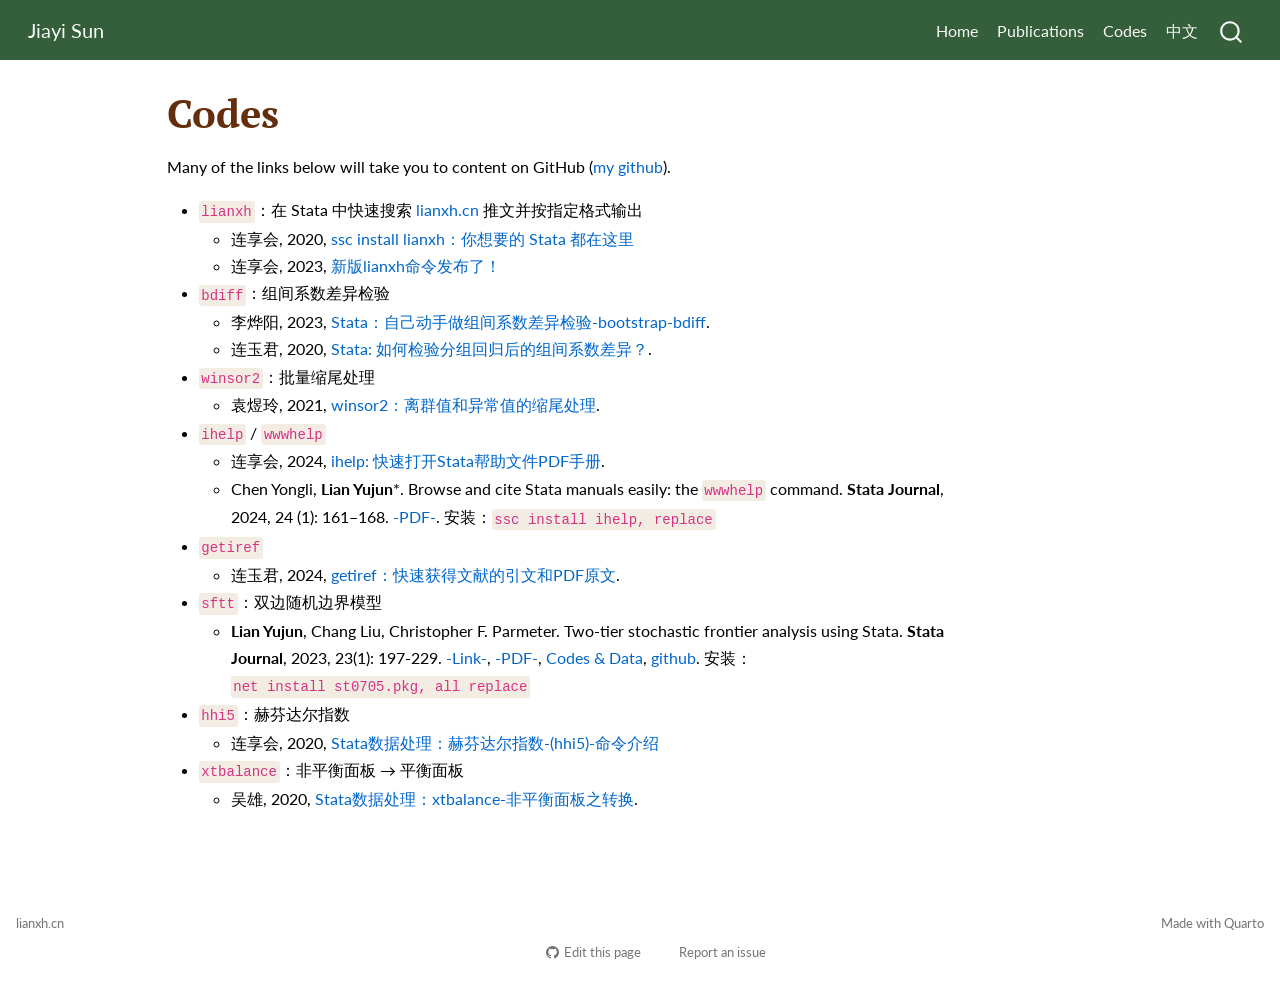
<file: docs/codes.html>
<!DOCTYPE html>
<html xmlns="http://www.w3.org/1999/xhtml" lang="en" xml:lang="en"><head>

<meta charset="utf-8">
<meta name="generator" content="quarto-1.11.9">

<meta name="viewport" content="width=device-width, initial-scale=1.0, user-scalable=yes">


<title>Codes – Jiayi Sun</title>
<style>
/* Default styles provided by pandoc.
** See https://pandoc.org/MANUAL.html#variables-for-html for config info.
*/
span.smallcaps{font-variant: small-caps;}
div.columns{display: flex; gap: 1.5em;}
div.column{flex: auto;}
@media screen {
div.columns{gap: min(4vw, 1.5em);}
div.column{overflow-x: auto;}
}
div.hanging-indent{margin-left: 1.5em; text-indent: -1.5em;}
ul.task-list{list-style: none;}
ul.task-list li input[type="checkbox"] {
  width: 0.8em;
  margin: 0 0.8em 0.2em -1em; /* quarto-specific, see https://github.com/quarto-dev/quarto-cli/issues/4556 */ 
  vertical-align: middle;
}
</style>


<script src="site_libs/quarto-nav/quarto-nav.js"></script>
<script src="site_libs/quarto-nav/headroom.min.js"></script>
<script src="site_libs/clipboard/clipboard.min.js"></script>
<script src="site_libs/quarto-search/autocomplete.umd.js"></script>
<script src="site_libs/quarto-search/fuse.min.js"></script>
<script src="site_libs/quarto-search/quarto-search.js"></script>
<meta name="quarto:offset" content="./">
<link href="./images/site-logo.png" rel="icon" type="image/png">
<script src="site_libs/quarto-html/quarto.js" type="module"></script>
<script src="site_libs/quarto-html/tabsets/tabsets.js" type="module"></script>
<script src="site_libs/quarto-html/scrollable-regions/scrollable-regions.js" type="module"></script>
<script src="site_libs/quarto-html/popper.min.js"></script>
<script src="site_libs/quarto-html/tippy.umd.min.js"></script>
<script src="site_libs/quarto-html/anchor.min.js"></script>
<link href="site_libs/quarto-html/tippy.css" rel="stylesheet">
<link href="site_libs/quarto-html/quarto-syntax-highlighting-00e69191a930b42b155058873613fefc.css" rel="stylesheet" id="quarto-text-highlighting-styles">
<script src="site_libs/bootstrap/bootstrap.min.js"></script>
<link href="site_libs/bootstrap/bootstrap-icons.css" rel="stylesheet">
<link href="site_libs/bootstrap/bootstrap-016bd04e0e2c882a7816ee569cb32cd4.min.css" rel="stylesheet" append-hash="true" id="quarto-bootstrap" data-mode="light">
<script id="quarto-search-options" type="application/json">{
  "location": "navbar",
  "copy-button": false,
  "collapse-after": 3,
  "panel-placement": "end",
  "type": "overlay",
  "limit": 50,
  "keyboard-shortcut": [
    "f",
    "/",
    "s"
  ],
  "show-item-context": false,
  "language": {
    "search-no-results-text": "No results",
    "search-matching-documents-text": "matching documents",
    "search-copy-link-title": "Copy link to search",
    "search-hide-matches-text": "Hide additional matches",
    "search-more-match-text": "more match in this document",
    "search-more-matches-text": "more matches in this document",
    "search-clear-button-title": "Clear",
    "search-text-placeholder": "",
    "search-detached-cancel-button-title": "Cancel",
    "search-submit-button-title": "Submit",
    "search-label": "Search"
  }
}</script>


</head>

<body class="nav-fixed quarto-light"><a id="quarto-skip-link" class="visually-hidden-focusable" href="#quarto-document-content">Skip to main content</a>

<div id="quarto-search-results"></div>
  <header id="quarto-header" class="headroom fixed-top">
    <nav class="navbar navbar-expand-lg " data-bs-theme="dark" aria-label="Site">
      <div class="navbar-container container-fluid">
      <div class="navbar-brand-container mx-auto">
    <a class="navbar-brand" href="./index.html">
    <span class="navbar-title">Jiayi Sun</span>
    </a>
  </div>
          <button class="navbar-toggler" type="button" data-bs-toggle="collapse" data-bs-target="#navbarCollapse" aria-controls="navbarCollapse" aria-expanded="false" aria-label="Toggle navigation" onclick="if (window.quartoToggleHeadroom) { window.quartoToggleHeadroom(); }">
  <span class="navbar-toggler-icon"></span>
</button>
          <div class="collapse navbar-collapse" id="navbarCollapse">
            <ul class="navbar-nav navbar-nav-scroll ms-auto">
  <li class="nav-item">
    <a class="nav-link" href="./index.html"> 
<span class="menu-text">Home</span></a>
  </li>  
  <li class="nav-item">
    <a class="nav-link" href="./publications.html"> 
<span class="menu-text">Publications</span></a>
  </li>  
  <li class="nav-item">
    <a class="nav-link active" href="./codes.html" aria-current="page"> 
<span class="menu-text">Codes</span></a>
  </li>  
  <li class="nav-item">
    <a class="nav-link" href="./Chinese.html"> 
<span class="menu-text">中文</span></a>
  </li>  
</ul>
          </div> <!-- /navcollapse -->
            <div class="quarto-navbar-tools">
</div>
            <div id="quarto-search" class="" title="Search"></div>
      </div> <!-- /container-fluid -->
    </nav>
</header>
<!-- content -->
<div id="quarto-content" class="quarto-container page-columns page-rows-contents page-layout-article page-navbar">
<!-- sidebar -->
<!-- margin-sidebar -->
    <div id="quarto-margin-sidebar" class="sidebar margin-sidebar zindex-bottom">
        
    </div>
<!-- main -->
<main class="content" id="quarto-document-content" tabindex="-1">

<header id="title-block-header" class="quarto-title-block default">
<div class="quarto-title">
<h1 class="title">Codes</h1>
</div>



<div class="quarto-title-meta">

    
  
    
  </div>
  


</header>


<p>Many of the links below will take you to content on GitHub (<a href="https://github.com/arlionn">my github</a>).</p>
<ul>
<li><code>lianxh</code>：在 Stata 中快速搜索 <a href="https://www.lianxh.cn">lianxh.cn</a> 推文并按指定格式输出
<ul>
<li>连享会, 2020, <a href="https://www.lianxh.cn/details/233.html">ssc install lianxh：你想要的 Stata 都在这里</a></li>
<li>连享会, 2023, <a href="https://www.lianxh.cn/details/1296.html">新版lianxh命令发布了！</a></li>
</ul></li>
<li><code>bdiff</code>：组间系数差异检验
<ul>
<li>李烨阳, 2023, <a href="https://www.lianxh.cn/details/1286.html">Stata：自己动手做组间系数差异检验-bootstrap-bdiff</a>.</li>
<li>连玉君, 2020, <a href="https://www.lianxh.cn/details/19.html">Stata: 如何检验分组回归后的组间系数差异？</a>.</li>
</ul></li>
<li><code>winsor2</code>：批量缩尾处理
<ul>
<li>袁煜玲, 2021, <a href="https://www.lianxh.cn/details/562.html">winsor2：离群值和异常值的缩尾处理</a>.</li>
</ul></li>
<li><code>ihelp</code> / <code>wwwhelp</code>
<ul>
<li>连享会, 2024, <a href="https://www.lianxh.cn/details/1416.html">ihelp: 快速打开Stata帮助文件PDF手册</a>.</li>
<li>Chen Yongli, <strong>Lian Yujun</strong>*. Browse and cite Stata manuals easily: the <code>wwwhelp</code> command. <strong>Stata Journal</strong>, 2024, 24 (1): 161–168. <a href="https://file-lianxh.oss-cn-shenzhen.aliyuncs.com/Refs/LianPub/Chen-Lian-2024-SJ-wwwhelp-ihelp.pdf">-PDF-</a>. 安装：<code>ssc install ihelp, replace</code></li>
</ul></li>
<li><code>getiref</code>
<ul>
<li>连玉君, 2024, <a href="https://www.lianxh.cn/details/1382.html">getiref：快速获得文献的引文和PDF原文</a>.</li>
</ul></li>
<li><code>sftt</code>：双边随机边界模型
<ul>
<li><strong>Lian Yujun</strong>, Chang Liu, Christopher F. Parmeter. Two-tier stochastic frontier analysis using Stata. <strong>Stata Journal</strong>, 2023, 23(1): 197-229. <a href="https://journals.sagepub.com/doi/abs/10.1177/1536867X231162033">-Link-</a>, <a href="https://file.lianxh.cn/Refs/LianPub/Lian-2023-SJ-sftt-Two-tier-SFA.pdf">-PDF-</a>, <a href="https://gitee.com/arlionn/sftt">Codes &amp; Data</a>, <a href="https://github.com/arlionn/sftt">github</a>. 安装：<code>net install st0705.pkg, all replace</code></li>
</ul></li>
<li><code>hhi5</code>：赫芬达尔指数
<ul>
<li>连享会, 2020, <a href="https://www.lianxh.cn/details/327.html">Stata数据处理：赫芬达尔指数-(hhi5)-命令介绍</a></li>
</ul></li>
<li><code>xtbalance</code>：非平衡面板 → 平衡面板
<ul>
<li>吴雄, 2020, <a href="https://www.lianxh.cn/details/316.html">Stata数据处理：xtbalance-非平衡面板之转换</a>.</li>
</ul></li>
</ul>



</main> <!-- /main -->
<script id="quarto-html-after-body" type="application/javascript">
  window.document.addEventListener("DOMContentLoaded", function (event) {
    const icon = "";
    const anchorJS = new window.AnchorJS();
    anchorJS.options = {
      placement: 'right',
      icon: icon
    };
    anchorJS.add('.anchored');
    const isCodeAnnotation = (el) => {
      for (const clz of el.classList) {
        if (clz.startsWith('code-annotation-')) {                     
          return true;
        }
      }
      return false;
    }
    const onCopySuccess = function(e) {
      // button target
      const button = e.trigger;
      // don't keep focus
      button.blur();
      // flash "checked"
      button.classList.add('code-copy-button-checked');
      var currentTitle = button.getAttribute("title");
      button.setAttribute("title", "Copied!");
      let tooltip;
      if (window.bootstrap) {
        button.setAttribute("data-bs-toggle", "tooltip");
        button.setAttribute("data-bs-placement", "left");
        button.setAttribute("data-bs-title", "Copied!");
        tooltip = new bootstrap.Tooltip(button, 
          { trigger: "manual", 
            customClass: "code-copy-button-tooltip",
            offset: [0, -8]});
        tooltip.show();    
      }
      setTimeout(function() {
        if (tooltip) {
          tooltip.hide();
          button.removeAttribute("data-bs-title");
          button.removeAttribute("data-bs-toggle");
          button.removeAttribute("data-bs-placement");
        }
        button.setAttribute("title", currentTitle);
        button.classList.remove('code-copy-button-checked');
      }, 1000);
      // clear code selection
      e.clearSelection();
    }
    const getTextToCopy = function(trigger) {
      const outerScaffold = trigger.parentElement.cloneNode(true);
      const codeEl = outerScaffold.querySelector('code');
      for (const childEl of codeEl.children) {
        if (isCodeAnnotation(childEl)) {
          childEl.remove();
        }
      }
      return codeEl.innerText;
    }
    const clipboard = new window.ClipboardJS('.code-copy-button:not([data-in-quarto-modal])', {
      text: getTextToCopy
    });
    clipboard.on('success', onCopySuccess);
    if (window.document.getElementById('quarto-embedded-source-code-modal')) {
      const clipboardModal = new window.ClipboardJS('.code-copy-button[data-in-quarto-modal]', {
        text: getTextToCopy,
        container: window.document.getElementById('quarto-embedded-source-code-modal')
      });
      clipboardModal.on('success', onCopySuccess);
    }
      var localhostRegex = new RegExp(/^(?:http|https):\/\/localhost\:?[0-9]*\//);
      var mailtoRegex = new RegExp(/^mailto:/);
        var filterRegex = new RegExp("https:\/\/github\.com\/Jyyyy-o4u");
      var isInternal = (href) => {
          return filterRegex.test(href) || localhostRegex.test(href) || mailtoRegex.test(href);
      }
      // Inspect non-navigation links and adorn them if external
      window.quartoDecorateExternalLinks = function (root) {
     var links = (root || window.document).querySelectorAll('a[href]:not(.nav-link):not(.navbar-brand):not(.toc-action):not(.sidebar-link):not(.sidebar-item-toggle):not(.pagination-link):not(.no-external):not([aria-hidden]):not(.dropdown-item):not(.quarto-navigation-tool):not(.about-link)');
      for (var i=0; i<links.length; i++) {
        const link = links[i];
        if (!isInternal(link.href)) {
          // undo the damage that might have been done by quarto-nav.js in the case of
          // links that we want to consider external
          if (link.dataset.originalHref !== undefined) {
            link.href = link.dataset.originalHref;
          }
          if (!link.classList.contains('no-external-icon')) {
          }
        }
      }
      };
      window.quartoDecorateExternalLinks(window.document);
    // Esc closes the popup (WCAG 1.4.13) and focus leaving both trigger and
    // popup closes it (WCAG 2.4.11); tippy handles neither for interactive popups.
    const hideOnEscAndFocusOut = {
      name: 'hideOnEscAndFocusOut',
      defaultValue: true,
      fn(instance) {
        const dismiss = () => {
          // A show scheduled by the trigger delay would otherwise reopen it
          instance.clearDelayTimeouts();
          instance.hide();
        };
        const onKeyDown = (event) => {
          if (event.key !== 'Escape') {
            return;
          }
          // Keep Esc from also reaching page handlers (e.g. reveal.js overview),
          // except an open reveal.js slide menu, which Esc should close too.
          // The menu handles keys only when its keyboard option is on.
          const menuHandlesEsc = window.Reveal?.getPlugin?.('menu')?.isOpen() &&
            window.Reveal.getConfig().menu?.keyboard !== false;
          if (!menuHandlesEsc) {
            event.stopPropagation();
          }
          if (instance.popper.contains(window.document.activeElement)) {
            // Disabled while refocusing so the focus trigger does not reopen it
            instance.disable();
            instance.reference.focus();
            instance.enable();
          }
          dismiss();
        };
        const onFocusOut = (event) => {
          const target = event.relatedTarget;
          if (target && !instance.reference.contains(target) &&
              !instance.popper.contains(target)) {
            dismiss();
          }
        };
        // On the trigger too: a click trigger (code-annotations: select) has no
        // blur handling. Attached for the instance's lifetime so leaving the
        // trigger also cancels a show still pending on the trigger delay.
        instance.reference.addEventListener('focusout', onFocusOut);
        return {
          onShow() {
            window.document.addEventListener('keydown', onKeyDown, true);
            instance.popper.addEventListener('focusout', onFocusOut);
          },
          onHide() {
            window.document.removeEventListener('keydown', onKeyDown, true);
            instance.popper.removeEventListener('focusout', onFocusOut);
          },
          onDestroy() {
            instance.reference.removeEventListener('focusout', onFocusOut);
          },
        };
      },
    };
    function tippyHover(el, contentFn, onTriggerFn, onUntriggerFn) {
      const config = {
        allowHTML: true,
        maxWidth: 500,
        delay: 100,
        arrow: false,
        appendTo: function(el) {
            return el.parentElement;
        },
        interactive: true,
        interactiveBorder: 10,
        theme: 'quarto',
        placement: 'bottom-start',
        plugins: [hideOnEscAndFocusOut],
      };
      if (contentFn) {
        config.content = contentFn;
      }
      if (onTriggerFn) {
        config.onTrigger = onTriggerFn;
      }
      if (onUntriggerFn) {
        config.onUntrigger = onUntriggerFn;
      }
      window.tippy(el, config); 
    }
    const noterefs = window.document.querySelectorAll('a[role="doc-noteref"]');
    for (var i=0; i<noterefs.length; i++) {
      const ref = noterefs[i];
      tippyHover(ref, function() {
        // use id or data attribute instead here
        let href = ref.getAttribute('data-footnote-href') || ref.getAttribute('href');
        try { href = new URL(href).hash; } catch {}
        const id = href.replace(/^#\/?/, "");
        const note = window.document.getElementById(id);
        if (note) {
          return note.innerHTML;
        } else {
          return "";
        }
      });
    }
    const xrefs = window.document.querySelectorAll('a.quarto-xref');
    const processXRef = (id, note) => {
      // Strip column container classes
      const stripColumnClz = (el) => {
        el.classList.remove("page-full", "page-columns");
        if (el.children) {
          for (const child of el.children) {
            stripColumnClz(child);
          }
        }
      }
      stripColumnClz(note)
      if (id === null || id.startsWith('sec-')) {
        // Special case sections, only their first couple elements
        const container = document.createElement("div");
        if (note.children && note.children.length > 2) {
          container.appendChild(note.children[0].cloneNode(true));
          for (let i = 1; i < note.children.length; i++) {
            const child = note.children[i];
            if (child.tagName === "P" && child.innerText === "") {
              continue;
            } else {
              container.appendChild(child.cloneNode(true));
              break;
            }
          }
          if (window.Quarto?.typesetMath) {
            window.Quarto.typesetMath(container);
          }
          return container.innerHTML
        } else {
          if (window.Quarto?.typesetMath) {
            window.Quarto.typesetMath(note);
          }
          return note.innerHTML;
        }
      } else {
        // Remove any anchor links if they are present
        const anchorLink = note.querySelector('a.anchorjs-link');
        if (anchorLink) {
          anchorLink.remove();
        }
        if (window.Quarto?.typesetMath) {
          window.Quarto.typesetMath(note);
        }
        if (note.classList.contains("callout")) {
          return note.outerHTML;
        } else {
          return note.innerHTML;
        }
      }
    }
    for (var i=0; i<xrefs.length; i++) {
      const xref = xrefs[i];
      tippyHover(xref, undefined, function(instance) {
        instance.disable();
        let url = xref.getAttribute('href');
        let hash = undefined; 
        if (url.startsWith('#')) {
          hash = url;
        } else {
          try { hash = new URL(url).hash; } catch {}
        }
        if (hash) {
          const id = hash.replace(/^#\/?/, "");
          const note = window.document.getElementById(id);
          if (note !== null) {
            try {
              const html = processXRef(id, note.cloneNode(true));
              instance.setContent(html);
            } finally {
              instance.enable();
              instance.show();
            }
          } else {
            // See if we can fetch this
            fetch(url.split('#')[0])
            .then(res => res.text())
            .then(html => {
              const parser = new DOMParser();
              const htmlDoc = parser.parseFromString(html, "text/html");
              const note = htmlDoc.getElementById(id);
              if (note !== null) {
                const html = processXRef(id, note);
                instance.setContent(html);
              } 
            }).finally(() => {
              instance.enable();
              instance.show();
            });
          }
        } else {
          // See if we can fetch a full url (with no hash to target)
          // This is a special case and we should probably do some content thinning / targeting
          fetch(url)
          .then(res => res.text())
          .then(html => {
            const parser = new DOMParser();
            const htmlDoc = parser.parseFromString(html, "text/html");
            const note = htmlDoc.querySelector('main.content');
            if (note !== null) {
              // This should only happen for chapter cross references
              // (since there is no id in the URL)
              // remove the first header
              if (note.children.length > 0 && note.children[0].tagName === "HEADER") {
                note.children[0].remove();
              }
              const html = processXRef(null, note);
              instance.setContent(html);
            } 
          }).finally(() => {
            instance.enable();
            instance.show();
          });
        }
      }, function(instance) {
      });
    }
        let selectedAnnoteEl;
        const selectorForAnnotation = ( cell, annotation) => {
          let cellAttr = 'data-code-cell="' + cell + '"';
          let lineAttr = 'data-code-annotation="' +  annotation + '"';
          const selector = 'span[' + cellAttr + '][' + lineAttr + ']';
          return selector;
        }
        const selectCodeLines = (annoteEl) => {
          const doc = window.document;
          const targetCell = annoteEl.getAttribute("data-target-cell");
          const targetAnnotation = annoteEl.getAttribute("data-target-annotation");
          const annoteSpan = window.document.querySelector(selectorForAnnotation(targetCell, targetAnnotation));
          const lines = annoteSpan.getAttribute("data-code-lines").split(",");
          const lineIds = lines.map((line) => {
            return targetCell + "-" + line;
          })
          // Each band is positioned against its own containing block, which is
          // not the offsetParent of the lines, so place it from client rects.
          const placeBand = (band, firstEl, lastEl, codeBlock) => {
            const container = band.offsetParent;
            if (container === null) {
              return;
            }
            const containerRect = container.getBoundingClientRect();
            // Reveal.js scales slides with a transform, so convert client
            // pixels back to the CSS pixels of the container.
            const scale = containerRect.height / container.offsetHeight || 1;
            const firstRect = firstEl.getBoundingClientRect();
            const lastRect = lastEl.getBoundingClientRect();
            const top = (firstRect.top - containerRect.top) / scale - container.clientTop + container.scrollTop;
            const height = (lastRect.bottom - firstRect.top) / scale;
            band.style.top = top - 2 + "px";
            band.style.height = height + 4 + "px";
            if (codeBlock) {
              // Without the copy button wrapper, the containing block is wider
              // than the code block, so span the code block explicitly.
              const blockRect = codeBlock.getBoundingClientRect();
              band.style.left = (blockRect.left - containerRect.left) / scale - container.clientLeft + container.scrollLeft + "px";
              band.style.width = blockRect.width / scale + "px";
            }
          };
          if (lineIds.length > 0) {
            const el = window.document.getElementById(lineIds[0]);
            const lastEl = window.document.getElementById(lineIds[lineIds.length - 1]);
            const parent = el.parentElement.parentElement;
            // cook up a div (if necessary) and position it
            let div = window.document.getElementById("code-annotation-line-highlight");
            if (div === null) {
              div = window.document.createElement("div");
              div.setAttribute("id", "code-annotation-line-highlight");
              div.style.position = 'absolute';
              parent.appendChild(div);
            }
            placeBand(div, el, lastEl, parent.closest("div.sourceCode") || parent);
            let gutterDiv = window.document.getElementById("code-annotation-line-highlight-gutter");
            if (gutterDiv === null) {
              gutterDiv = window.document.createElement("div");
              gutterDiv.setAttribute("id", "code-annotation-line-highlight-gutter");
              gutterDiv.style.position = 'absolute';
              const codeCell = window.document.getElementById(targetCell);
              const gutter = codeCell.querySelector('.code-annotation-gutter');
              gutter.appendChild(gutterDiv);
            }
            placeBand(gutterDiv, el, lastEl);
            selectedAnnoteEl = annoteEl;
          }
        };
        const unselectCodeLines = () => {
          const elementsIds = ["code-annotation-line-highlight", "code-annotation-line-highlight-gutter"];
          elementsIds.forEach((elId) => {
            const div = window.document.getElementById(elId);
            if (div) {
              div.remove();
            }
          });
          selectedAnnoteEl = undefined;
        };
          // Handle positioning of the toggle
      window.addEventListener(
        "resize",
        throttle(() => {
          elRect = undefined;
          if (selectedAnnoteEl) {
            selectCodeLines(selectedAnnoteEl);
          }
        }, 10)
      );
      function throttle(fn, ms) {
      let throttle = false;
      let timer;
        return (...args) => {
          if(!throttle) { // first call gets through
              fn.apply(this, args);
              throttle = true;
          } else { // all the others get throttled
              if(timer) clearTimeout(timer); // cancel #2
              timer = setTimeout(() => {
                fn.apply(this, args);
                timer = throttle = false;
              }, ms);
          }
        };
      }
        // Attach click handler to the DT
        const annoteDls = window.document.querySelectorAll('dt[data-target-cell]');
        for (const annoteDlNode of annoteDls) {
          annoteDlNode.addEventListener('click', (event) => {
            const clickedEl = event.target;
            if (clickedEl !== selectedAnnoteEl) {
              unselectCodeLines();
              const activeEl = window.document.querySelector('dt[data-target-cell].code-annotation-active');
              if (activeEl) {
                activeEl.classList.remove('code-annotation-active');
              }
              selectCodeLines(clickedEl);
              clickedEl.classList.add('code-annotation-active');
            } else {
              // Unselect the line
              unselectCodeLines();
              clickedEl.classList.remove('code-annotation-active');
            }
          });
        }
    const findCites = (el) => {
      const parentEl = el.parentElement;
      if (parentEl) {
        const cites = parentEl.dataset.cites;
        if (cites) {
          return {
            el,
            cites: cites.split(' ')
          };
        } else {
          return findCites(el.parentElement)
        }
      } else {
        return undefined;
      }
    };
    var bibliorefs = window.document.querySelectorAll('a[role="doc-biblioref"]');
    for (var i=0; i<bibliorefs.length; i++) {
      const ref = bibliorefs[i];
      const citeInfo = findCites(ref);
      if (citeInfo) {
        tippyHover(citeInfo.el, function() {
          var popup = window.document.createElement('div');
          citeInfo.cites.forEach(function(cite) {
            var citeDiv = window.document.createElement('div');
            citeDiv.classList.add('hanging-indent');
            citeDiv.classList.add('csl-entry');
            var biblioDiv = window.document.getElementById('ref-' + cite);
            if (biblioDiv) {
              citeDiv.innerHTML = biblioDiv.innerHTML;
            }
            popup.appendChild(citeDiv);
          });
          return popup.innerHTML;
        });
      }
    }
  });
  </script>
  <script type="application/javascript">
  window.quartoScrollableRegionsLabels = {"code":"Scrollable code","output":"Scrollable output"};
  </script>
</div> <!-- /content -->
<footer class="footer">
  <div class="nav-footer">
    <div class="nav-footer-left">
<p><a href="https://www.lianxh.cn">lianxh.cn</a><br></p>
</div>   
    <div class="nav-footer-center">
      &nbsp;
    <div class="toc-actions"><ul><li><a href="https://github.com/Jyyyy-o4u/jiayisun.github.io/edit/main/codes.qmd" class="toc-action"><i class="bi bi-github"></i>Edit this page</a></li><li><a href="https://github.com/Jyyyy-o4u/jiayisun.github.io/issues/new" class="toc-action"><i class="bi empty"></i>Report an issue</a></li></ul></div></div>
    <div class="nav-footer-right">
<p>Made with <a href="https://quarto.org/">Quarto</a><br></p>
</div>
  </div>
</footer>




</body></html>
</file>
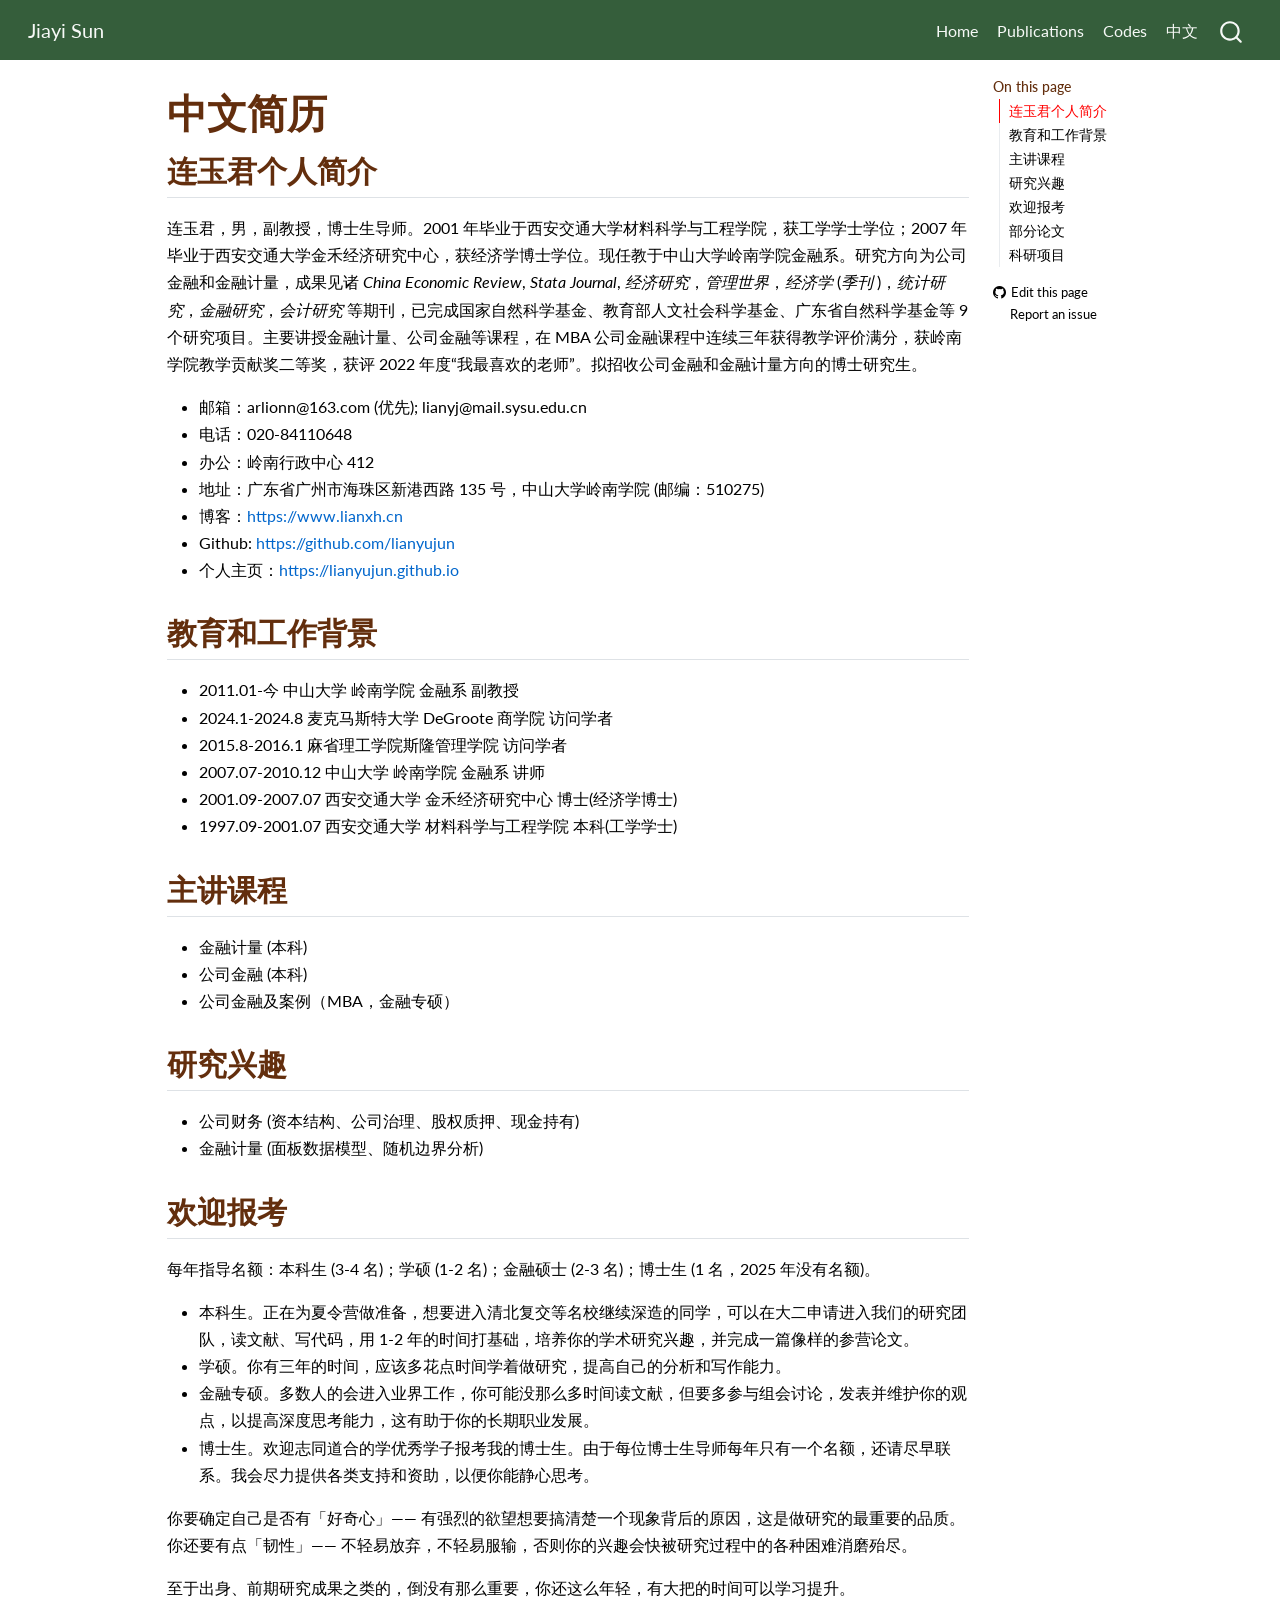
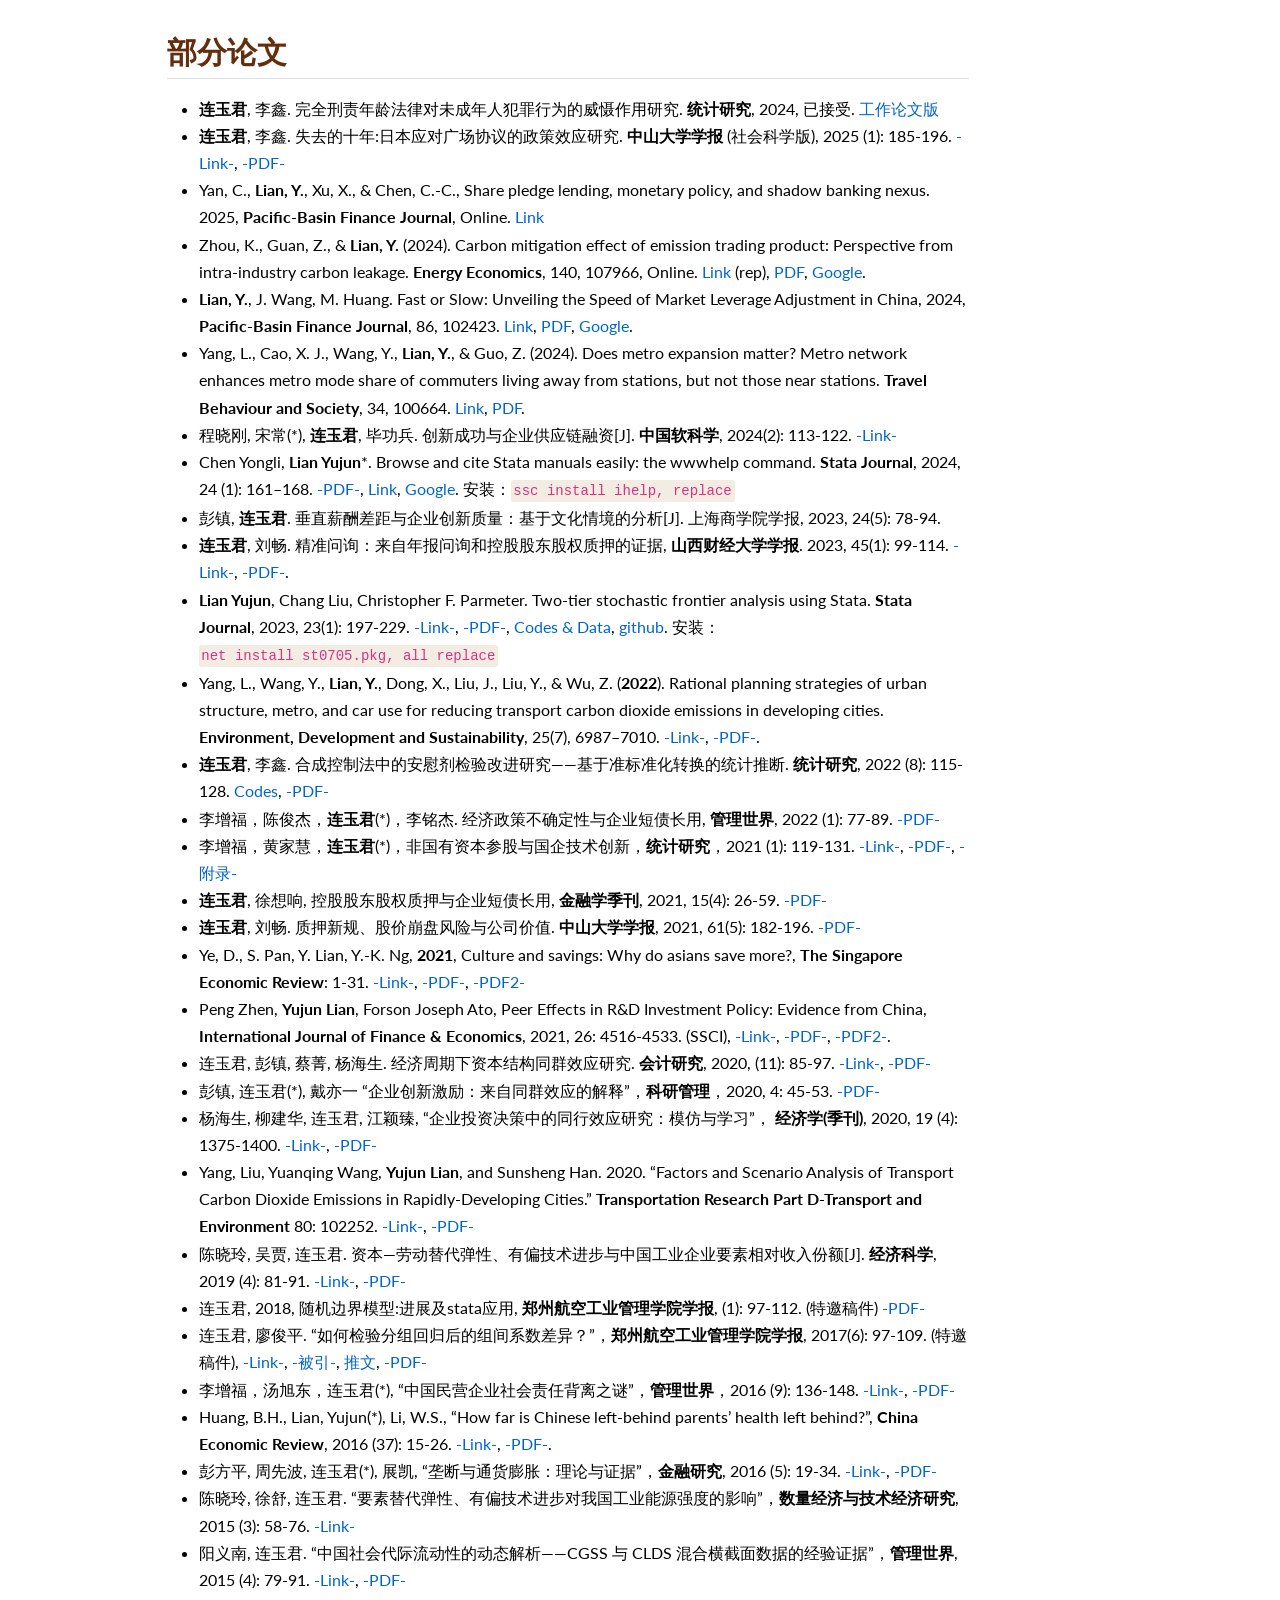
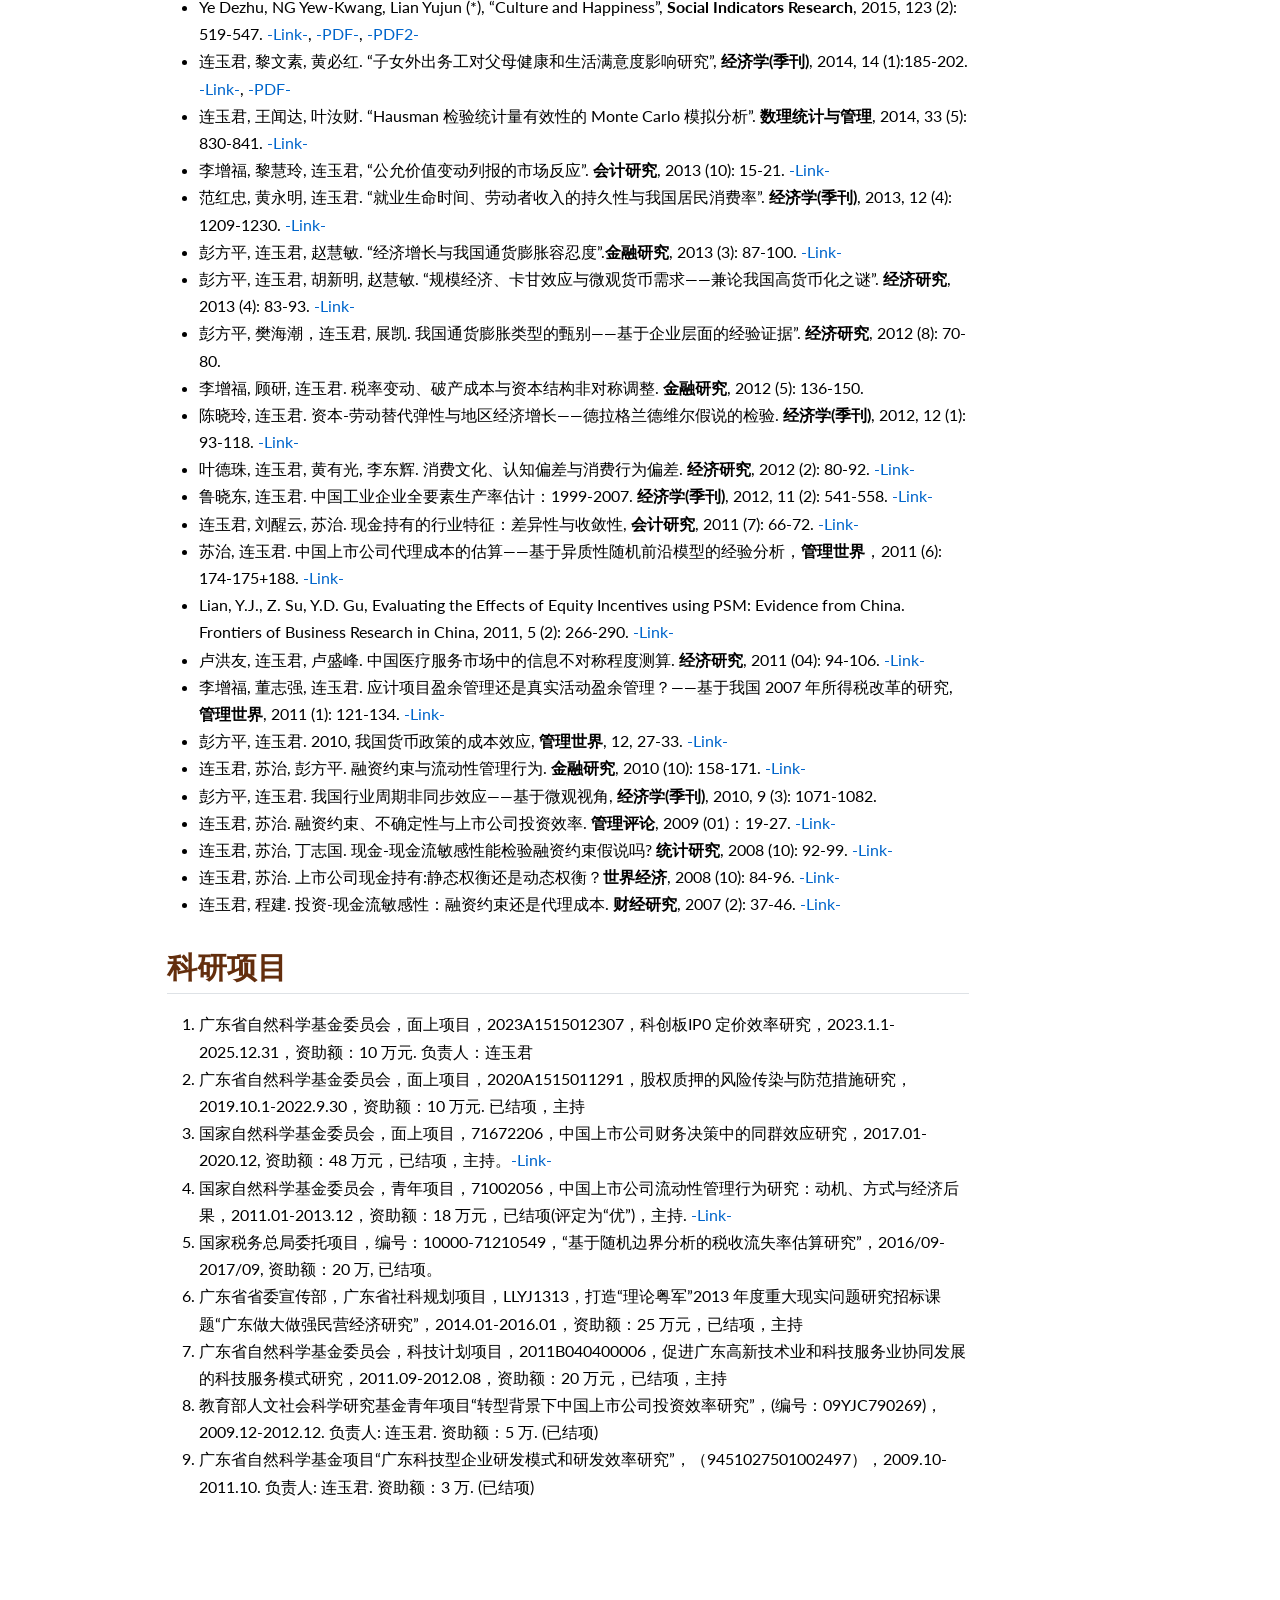
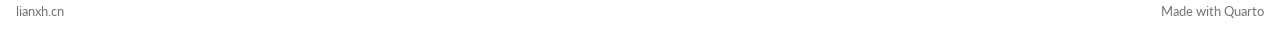
<file: docs/CV.html>
<!DOCTYPE html>
<html xmlns="http://www.w3.org/1999/xhtml" lang="en" xml:lang="en"><head>

<meta charset="utf-8">
<meta name="generator" content="quarto-1.11.9">

<meta name="viewport" content="width=device-width, initial-scale=1.0, user-scalable=yes">


<title>中文简历 – Jiayi Sun</title>
<style>
/* Default styles provided by pandoc.
** See https://pandoc.org/MANUAL.html#variables-for-html for config info.
*/
span.smallcaps{font-variant: small-caps;}
div.columns{display: flex; gap: 1.5em;}
div.column{flex: auto;}
@media screen {
div.columns{gap: min(4vw, 1.5em);}
div.column{overflow-x: auto;}
}
div.hanging-indent{margin-left: 1.5em; text-indent: -1.5em;}
ul.task-list{list-style: none;}
ul.task-list li input[type="checkbox"] {
  width: 0.8em;
  margin: 0 0.8em 0.2em -1em; /* quarto-specific, see https://github.com/quarto-dev/quarto-cli/issues/4556 */ 
  vertical-align: middle;
}
</style>


<script src="site_libs/quarto-nav/quarto-nav.js"></script>
<script src="site_libs/quarto-nav/headroom.min.js"></script>
<script src="site_libs/clipboard/clipboard.min.js"></script>
<script src="site_libs/quarto-search/autocomplete.umd.js"></script>
<script src="site_libs/quarto-search/fuse.min.js"></script>
<script src="site_libs/quarto-search/quarto-search.js"></script>
<meta name="quarto:offset" content="./">
<link href="./images/site-logo.png" rel="icon" type="image/png">
<script src="site_libs/quarto-html/quarto.js" type="module"></script>
<script src="site_libs/quarto-html/tabsets/tabsets.js" type="module"></script>
<script src="site_libs/quarto-html/scrollable-regions/scrollable-regions.js" type="module"></script>
<script src="site_libs/quarto-html/popper.min.js"></script>
<script src="site_libs/quarto-html/tippy.umd.min.js"></script>
<script src="site_libs/quarto-html/anchor.min.js"></script>
<link href="site_libs/quarto-html/tippy.css" rel="stylesheet">
<link href="site_libs/quarto-html/quarto-syntax-highlighting-00e69191a930b42b155058873613fefc.css" rel="stylesheet" id="quarto-text-highlighting-styles">
<script src="site_libs/bootstrap/bootstrap.min.js"></script>
<link href="site_libs/bootstrap/bootstrap-icons.css" rel="stylesheet">
<link href="site_libs/bootstrap/bootstrap-016bd04e0e2c882a7816ee569cb32cd4.min.css" rel="stylesheet" append-hash="true" id="quarto-bootstrap" data-mode="light">
<script id="quarto-search-options" type="application/json">{
  "location": "navbar",
  "copy-button": false,
  "collapse-after": 3,
  "panel-placement": "end",
  "type": "overlay",
  "limit": 50,
  "keyboard-shortcut": [
    "f",
    "/",
    "s"
  ],
  "show-item-context": false,
  "language": {
    "search-no-results-text": "No results",
    "search-matching-documents-text": "matching documents",
    "search-copy-link-title": "Copy link to search",
    "search-hide-matches-text": "Hide additional matches",
    "search-more-match-text": "more match in this document",
    "search-more-matches-text": "more matches in this document",
    "search-clear-button-title": "Clear",
    "search-text-placeholder": "",
    "search-detached-cancel-button-title": "Cancel",
    "search-submit-button-title": "Submit",
    "search-label": "Search"
  }
}</script>


</head>

<body class="nav-fixed quarto-light"><a id="quarto-skip-link" class="visually-hidden-focusable" href="#quarto-document-content">Skip to main content</a>

<div id="quarto-search-results"></div>
  <header id="quarto-header" class="headroom fixed-top">
    <nav class="navbar navbar-expand-lg " data-bs-theme="dark" aria-label="Site">
      <div class="navbar-container container-fluid">
      <div class="navbar-brand-container mx-auto">
    <a class="navbar-brand" href="./index.html">
    <span class="navbar-title">Jiayi Sun</span>
    </a>
  </div>
          <button class="navbar-toggler" type="button" data-bs-toggle="collapse" data-bs-target="#navbarCollapse" aria-controls="navbarCollapse" aria-expanded="false" aria-label="Toggle navigation" onclick="if (window.quartoToggleHeadroom) { window.quartoToggleHeadroom(); }">
  <span class="navbar-toggler-icon"></span>
</button>
          <div class="collapse navbar-collapse" id="navbarCollapse">
            <ul class="navbar-nav navbar-nav-scroll ms-auto">
  <li class="nav-item">
    <a class="nav-link" href="./index.html"> 
<span class="menu-text">Home</span></a>
  </li>  
  <li class="nav-item">
    <a class="nav-link" href="./publications.html"> 
<span class="menu-text">Publications</span></a>
  </li>  
  <li class="nav-item">
    <a class="nav-link" href="./codes.html"> 
<span class="menu-text">Codes</span></a>
  </li>  
  <li class="nav-item">
    <a class="nav-link" href="./Chinese.html"> 
<span class="menu-text">中文</span></a>
  </li>  
</ul>
          </div> <!-- /navcollapse -->
            <div class="quarto-navbar-tools">
</div>
            <div id="quarto-search" class="" title="Search"></div>
      </div> <!-- /container-fluid -->
    </nav>
</header>
<!-- content -->
<div id="quarto-content" class="quarto-container page-columns page-rows-contents page-layout-article page-navbar">
<!-- sidebar -->
<!-- margin-sidebar -->
    <div id="quarto-margin-sidebar" class="sidebar margin-sidebar">
        <nav id="TOC" role="doc-toc" aria-labelledby="toc-title" class="toc-active">
    <h2 id="toc-title">On this page</h2>
   
  <ul>
  <li><a href="#连玉君个人简介" id="toc-连玉君个人简介" class="nav-link active" data-scroll-target="#连玉君个人简介">连玉君个人简介</a></li>
  <li><a href="#教育和工作背景" id="toc-教育和工作背景" class="nav-link" data-scroll-target="#教育和工作背景">教育和工作背景</a></li>
  <li><a href="#主讲课程" id="toc-主讲课程" class="nav-link" data-scroll-target="#主讲课程">主讲课程</a></li>
  <li><a href="#研究兴趣" id="toc-研究兴趣" class="nav-link" data-scroll-target="#研究兴趣">研究兴趣</a></li>
  <li><a href="#欢迎报考" id="toc-欢迎报考" class="nav-link" data-scroll-target="#欢迎报考">欢迎报考</a></li>
  <li><a href="#部分论文" id="toc-部分论文" class="nav-link" data-scroll-target="#部分论文">部分论文</a></li>
  <li><a href="#科研项目" id="toc-科研项目" class="nav-link" data-scroll-target="#科研项目">科研项目</a></li>
  </ul>
<div class="toc-actions"><ul><li><a href="https://github.com/Jyyyy-o4u/jiayisun.github.io/edit/main/CV.md" class="toc-action"><i class="bi bi-github"></i>Edit this page</a></li><li><a href="https://github.com/Jyyyy-o4u/jiayisun.github.io/issues/new" class="toc-action"><i class="bi empty"></i>Report an issue</a></li></ul></div></nav>
    </div>
<!-- main -->
<main class="content" id="quarto-document-content" tabindex="-1">

<header id="title-block-header" class="quarto-title-block default">
<div class="quarto-title">
<h1 class="title">中文简历</h1>
</div>



<div class="quarto-title-meta">

    
  
    
  </div>
  


</header>


<section id="连玉君个人简介" class="level2">
<h2 class="anchored" data-anchor-id="连玉君个人简介">连玉君个人简介</h2>
<p>连玉君，男，副教授，博士生导师。2001 年毕业于西安交通大学材料科学与工程学院，获工学学士学位；2007 年毕业于西安交通大学金禾经济研究中心，获经济学博士学位。现任教于中山大学岭南学院金融系。研究方向为公司金融和金融计量，成果见诸 <em>China Economic Review</em>, <em>Stata Journal</em>, <em>经济研究</em>，<em>管理世界</em>，<em>经济学</em> (<em>季刊</em> )，<em>统计研究</em>，<em>金融研究</em>，<em>会计研究</em> 等期刊，已完成国家自然科学基金、教育部人文社会科学基金、广东省自然科学基金等 9 个研究项目。主要讲授金融计量、公司金融等课程，在 MBA 公司金融课程中连续三年获得教学评价满分，获岭南学院教学贡献奖二等奖，获评 2022 年度“我最喜欢的老师”。拟招收公司金融和金融计量方向的博士研究生。</p>
<ul>
<li>邮箱：arlionn@163.com (优先); lianyj@mail.sysu.edu.cn</li>
<li>电话：020-84110648</li>
<li>办公：岭南行政中心 412</li>
<li>地址：广东省广州市海珠区新港西路 135 号，中山大学岭南学院 (邮编：510275)</li>
<li>博客：<a href="https://www.lianxh.cn" class="uri">https://www.lianxh.cn</a></li>
<li>Github: <a href="https://github.com/lianyujun" class="uri">https://github.com/lianyujun</a></li>
<li>个人主页：<a href="https://lianyujun.github.io" class="uri">https://lianyujun.github.io</a></li>
</ul>
</section>
<section id="教育和工作背景" class="level2">
<h2 class="anchored" data-anchor-id="教育和工作背景">教育和工作背景</h2>
<ul>
<li>2011.01-今 中山大学 岭南学院 金融系 副教授</li>
<li>2024.1-2024.8 麦克马斯特大学 DeGroote 商学院 访问学者</li>
<li>2015.8-2016.1 麻省理工学院斯隆管理学院 访问学者</li>
<li>2007.07-2010.12 中山大学 岭南学院 金融系 讲师</li>
<li>2001.09-2007.07 西安交通大学 金禾经济研究中心 博士(经济学博士)</li>
<li>1997.09-2001.07 西安交通大学 材料科学与工程学院 本科(工学学士)</li>
</ul>
</section>
<section id="主讲课程" class="level2">
<h2 class="anchored" data-anchor-id="主讲课程">主讲课程</h2>
<ul>
<li>金融计量 (本科)</li>
<li>公司金融 (本科)</li>
<li>公司金融及案例（MBA，金融专硕）</li>
</ul>
</section>
<section id="研究兴趣" class="level2">
<h2 class="anchored" data-anchor-id="研究兴趣">研究兴趣</h2>
<ul>
<li>公司财务 (资本结构、公司治理、股权质押、现金持有)</li>
<li>金融计量 (面板数据模型、随机边界分析)</li>
</ul>
</section>
<section id="欢迎报考" class="level2">
<h2 class="anchored" data-anchor-id="欢迎报考">欢迎报考</h2>
<p>每年指导名额：本科生 (3-4 名)；学硕 (1-2 名)；金融硕士 (2-3 名)；博士生 (1 名，2025 年没有名额)。</p>
<ul>
<li>本科生。正在为夏令营做准备，想要进入清北复交等名校继续深造的同学，可以在大二申请进入我们的研究团队，读文献、写代码，用 1-2 年的时间打基础，培养你的学术研究兴趣，并完成一篇像样的参营论文。</li>
<li>学硕。你有三年的时间，应该多花点时间学着做研究，提高自己的分析和写作能力。</li>
<li>金融专硕。多数人的会进入业界工作，你可能没那么多时间读文献，但要多参与组会讨论，发表并维护你的观点，以提高深度思考能力，这有助于你的长期职业发展。</li>
<li>博士生。欢迎志同道合的学优秀学子报考我的博士生。由于每位博士生导师每年只有一个名额，还请尽早联系。我会尽力提供各类支持和资助，以便你能静心思考。</li>
</ul>
<p>你要确定自己是否有「好奇心」—— 有强烈的欲望想要搞清楚一个现象背后的原因，这是做研究的最重要的品质。你还要有点「韧性」—— 不轻易放弃，不轻易服输，否则你的兴趣会快被研究过程中的各种困难消磨殆尽。</p>
<p>至于出身、前期研究成果之类的，倒没有那么重要，你还这么年轻，有大把的时间可以学习提升。</p>
</section>
<section id="部分论文" class="level2">
<h2 class="anchored" data-anchor-id="部分论文">部分论文</h2>
<ul>
<li><strong>连玉君</strong>, 李鑫. 完全刑责年龄法律对未成年人犯罪行为的威慑作用研究. <strong>统计研究</strong>, 2024, 已接受. <a href="https://file-lianxh.oss-cn-shenzhen.aliyuncs.com/Refs/LianPub/%E8%BF%9E%E7%8E%89%E5%90%9B-%E6%9D%8E%E9%91%AB-2024-%E7%BB%9F%E8%AE%A1%E7%A0%94%E7%A9%B6-RDD-%E6%9C%AA%E6%88%90%E5%B9%B4%E4%BA%BA.pdf">工作论文版</a></li>
<li><strong>连玉君</strong>, 李鑫. 失去的十年:日本应对广场协议的政策效应研究. <strong>中山大学学报</strong> (社会科学版), 2025 (1): 185-196. <a href="https://link.cnki.net/doi/10.13471/j.cnki.jsysusse.2025.01.020">-Link-</a>, <a href="https://bar.cnki.net/bar/download/order?id=Pmp%2F5es3RB81cmauPwpbvsPMJcfwHgIZAnUyOJG6Kdog%2BHL%2FGFrGhKahW4YGMC%2BS9rApGw1Kn1Osj2RxbQfKvjCe6SDJA%2FE4K5lDg6WoZeh7b5mY%2FmsIpB5E%2FKF94iQVwddxEU3rL3oTHoiWc6PitFK57xT%2B8LhM%2BfEqYWvBGm0igmLMld3nSvbU4a5%2BOkNaUlSU0HSLnl9m7MwOtW%2FIk9GlczRq40icS9q1bpEM6d9lgv7q8C%2BP7FPVW3hwYPcqveGzrp%2B41EH7caBaJ8FVkg%3D%3D">-PDF-</a></li>
<li>Yan, C., <strong>Lian, Y.</strong>, Xu, X., &amp; Chen, C.-C., Share pledge lending, monetary policy, and shadow banking nexus. 2025, <strong>Pacific-Basin Finance Journal</strong>, Online. <a href="https://doi.org/10.1016/j.pacfin.2025.102772">Link</a></li>
<li>Zhou, K., Guan, Z., &amp; <strong>Lian, Y.</strong> (2024). Carbon mitigation effect of emission trading product: Perspective from intra-industry carbon leakage. <strong>Energy Economics</strong>, 140, 107966, Online. <a href="https://doi.org/10.1016/j.eneco.2024.107966">Link</a> (rep), <a href="https://file-lianxh.oss-cn-shenzhen.aliyuncs.com/Refs/LianPub/Lian-2024-EE_Preproof.pdf">PDF</a>, <a href="https://scholar.google.com/scholar?q=Carbon%20mitigation%20effect%20of%20emission%20trading%20product:%20Perspective%20from%20intra-industry%20carbon%20leakage">Google</a>.</li>
<li><strong>Lian, Y.</strong>, J. Wang, M. Huang. Fast or Slow: Unveiling the Speed of Market Leverage Adjustment in China, 2024, <strong>Pacific-Basin Finance Journal</strong>, 86, 102423. <a href="https://doi.org/10.1016/j.pacfin.2024.102423">Link</a>, <a href="https://file-lianxh.oss-cn-shenzhen.aliyuncs.com/Refs/LianPub/Lian_2024_Fast_or_slow_Unveiling_the_speed_of_market_leverage_adjustment_in_China.pdf">PDF</a>, <a href="https://scholar.google.com/scholar?q=Fast%20or%20slow:%20Unveiling%20the%20speed%20of%20market%20leverage%20adjustment%20in%20China">Google</a>.</li>
<li>Yang, L., Cao, X. J., Wang, Y., <strong>Lian, Y.</strong>, &amp; Guo, Z. (2024). Does metro expansion matter? Metro network enhances metro mode share of commuters living away from stations, but not those near stations. <strong>Travel Behaviour and Society</strong>, 34, 100664. <a href="https://doi.org/10.1016/j.tbs.2023.100664">Link</a>, <a href="https://file-lianxh.oss-cn-shenzhen.aliyuncs.com/Refs/LianPub/Yang_Lian_2024_TBS.pdf">PDF</a>.</li>
<li>程晓刚, 宋常(*), <strong>连玉君</strong>, 毕功兵. 创新成功与企业供应链融资[J]. <strong>中国软科学</strong>, 2024(2): 113-122. <a href="https://kns.cnki.net/kcms2/article/abstract?v=ifIT5_n5_GfsqAytcOFCtKtj3A3Ye2M3_9RBgXUpgnhGuce7Awmik5x9zVhSYfbQyEvQrpnA9vn4AttiF0kfsYgAFfIovjC_oeJJuO2YG7aA3ABB3IoGwXR8R9n0lREGvz3EJ3tcLM8Y3ekH7JFdlpgV2VUjnovy_2sYLNwwuPk=&amp;uniplatform=NZKPT">-Link-</a></li>
<li>Chen Yongli, <strong>Lian Yujun</strong>*. Browse and cite Stata manuals easily: the wwwhelp command. <strong>Stata Journal</strong>, 2024, 24 (1): 161–168. <a href="https://file-lianxh.oss-cn-shenzhen.aliyuncs.com/Refs/LianPub/Chen-Lian-2024-SJ-wwwhelp-ihelp.pdf">-PDF-</a>, <a href="https://doi.org/10.1177/1536867X241233676">Link</a>, <a href="https://scholar.google.com/scholar?q=Browse%20and%20cite%20Stata%20manuals%20easily:%20The%20wwwhelp%20command">Google</a>. 安装：<code>ssc install ihelp, replace</code></li>
<li>彭镇, <strong>连玉君</strong>. 垂直薪酬差距与企业创新质量：基于文化情境的分析[J]. 上海商学院学报, 2023, 24(5): 78-94.</li>
<li><strong>连玉君</strong>, 刘畅. 精准问询：来自年报问询和控股股东股权质押的证据, <strong>山西财经大学学报</strong>. 2023, 45(1): 99-114. <a href="https://d.wanfangdata.com.cn/periodical/sxcjdxxb202301008">-Link-</a>, <a href="https://file-lianxh.oss-cn-shenzhen.aliyuncs.com/Refs/LianPub/%E8%BF%9E%E7%8E%89%E5%90%9B-%E5%88%98%E7%95%85-2023-%E7%B2%BE%E5%87%86%E9%97%AE%E8%AF%A2_%E6%9D%A5%E8%87%AA%E5%B9%B4%E6%8A%A5%E9%97%AE%E8%AF%A2%E5%92%8C%E6%8E%A7%E8%82%A1%E8%82%A1%E4%B8%9C%E8%82%A1%E6%9D%83%E8%B4%A8%E6%8A%BC%E7%9A%84%E8%AF%81%E6%8D%AE.pdf">-PDF-</a>.</li>
<li><strong>Lian Yujun</strong>, Chang Liu, Christopher F. Parmeter. Two-tier stochastic frontier analysis using Stata. <strong>Stata Journal</strong>, 2023, 23(1): 197-229. <a href="https://journals.sagepub.com/doi/abs/10.1177/1536867X231162033">-Link-</a>, <a href="https://file.lianxh.cn/Refs/LianPub/Lian-2023-SJ-sftt-Two-tier-SFA.pdf">-PDF-</a>, <a href="https://gitee.com/arlionn/sftt">Codes &amp; Data</a>, <a href="https://github.com/arlionn/sftt">github</a>. 安装：<code>net install st0705.pkg, all replace</code></li>
<li>Yang, L., Wang, Y., <strong>Lian, Y.</strong>, Dong, X., Liu, J., Liu, Y., &amp; Wu, Z. (<strong>2022</strong>). Rational planning strategies of urban structure, metro, and car use for reducing transport carbon dioxide emissions in developing cities. <strong>Environment, Development and Sustainability</strong>, 25(7), 6987–7010. <a href="https://doi.org/10.1007/s10668-022-02344-0">-Link-</a>, <a href="https://link.springer.com/content/pdf/10.1007/s10668-022-02344-0.pdf">-PDF-</a>.</li>
<li><strong>连玉君</strong>, 李鑫. 合成控制法中的安慰剂检验改进研究——基于准标准化转换的统计推断. <strong>统计研究</strong>, 2022 (8): 115-128. <a href="https://gitee.com/arlionn/synthsd">Codes</a>, <a href="https://file-lianxh.oss-cn-shenzhen.aliyuncs.com/Refs/LianPub/%E8%BF%9E%E7%8E%89%E5%90%9B-%E6%9D%8E%E9%91%AB-2022-%E7%BB%9F%E8%AE%A1%E7%A0%94%E7%A9%B6-%E6%A0%A1%E6%A0%B7-%E9%9D%9E%E6%AD%A3%E5%BC%8F%E7%89%88.pdf">-PDF-</a></li>
<li>李增福，陈俊杰，<strong>连玉君</strong>(*)，李铭杰. 经济政策不确定性与企业短债长用, <strong>管理世界</strong>, 2022 (1): 77-89. <a href="https://file-lianxh.oss-cn-shenzhen.aliyuncs.com/Refs/LianPub/%E6%9D%8E%E5%A2%9E%E7%A6%8F-%E8%BF%9E%E7%8E%89%E5%90%9B-2022-%E7%AE%A1%E7%90%86%E4%B8%96%E7%95%8C-%E7%BB%8F%E6%B5%8E%E6%94%BF%E7%AD%96%E4%B8%8D%E7%A1%AE%E5%AE%9A%E6%80%A7%E4%B8%8E%E4%BC%81%E4%B8%9A%E7%9F%AD%E5%80%BA%E9%95%BF%E7%94%A8.pdf">-PDF-</a></li>
<li>李增福，黄家慧，<strong>连玉君</strong>(*)，非国有资本参股与国企技术创新，<strong>统计研究</strong>，2021 (1): 119-131. <a href="https://t.cnki.net/kcms/detail?v=X6oIUGaNdGl02O8hLreyMfQ1AB_lc7oZyruBxG73K9OVEB6dr7g6N2LQ1UIioRWcfRv5Ih1EskkwhzyU6x-XF-fvlUvmr2hJwiEvVfIzYhBskUjtHXBQNfai1jy4bto0&amp;uniplatform=NZKPT">-Link-</a>, <a href="https://file-lianxh.oss-cn-shenzhen.aliyuncs.com/Refs/LianPub/%E6%9D%8E%E5%A2%9E%E7%A6%8F-%E8%BF%9E%E7%8E%89%E5%90%9B-2021-%E5%B8%A6%E5%B0%81%E9%9D%A2-%E7%BB%9F%E8%AE%A1%E7%A0%94%E7%A9%B6-%E9%9D%9E%E5%9B%BD%E6%9C%89%E8%B5%84%E6%9C%AC%E5%8F%82%E8%82%A1%E4%B8%8E%E5%9B%BD%E4%BC%81%E6%8A%80%E6%9C%AF%E5%88%9B%E6%96%B0.pdf">-PDF-</a>, <a href="https://file-lianxh.oss-cn-shenzhen.aliyuncs.com/Refs/LianPub/%E6%9D%8E%E5%A2%9E%E7%A6%8F-%E8%BF%9E%E7%8E%89%E5%90%9B-2021-%E9%99%84%E5%BD%95-%E7%BB%9F%E8%AE%A1%E7%A0%94%E7%A9%B6-%E9%9D%9E%E5%9B%BD%E6%9C%89%E8%B5%84%E6%9C%AC%E5%8F%82%E8%82%A1%E4%B8%8E%E5%9B%BD%E4%BC%81%E6%8A%80%E6%9C%AF%E5%88%9B%E6%96%B0.pdf">-附录-</a></li>
<li><strong>连玉君</strong>, 徐想响, 控股股东股权质押与企业短债长用, <strong>金融学季刊</strong>, 2021, 15(4): 26-59. <a href="https://file-lianxh.oss-cn-shenzhen.aliyuncs.com/Refs/LianPub/%E8%BF%9E%E7%8E%89%E5%90%9B-2021-%E9%87%91%E8%9E%8D%E5%AD%A6%E5%AD%A3%E5%88%8A-%E6%8E%A7%E8%82%A1%E8%82%A1%E4%B8%9C%E8%82%A1%E6%9D%83%E8%B4%A8%E6%8A%BC%E4%B8%8E%E4%BC%81%E4%B8%9A%E7%9F%AD%E5%80%BA%E9%95%BF%E7%94%A8.pdf">-PDF-</a></li>
<li><strong>连玉君</strong>, 刘畅. 质押新规、股价崩盘风险与公司价值. <strong>中山大学学报</strong>, 2021, 61(5): 182-196. <a href="https://file-lianxh.oss-cn-shenzhen.aliyuncs.com/Refs/LianPub/%E8%BF%9E%E7%8E%89%E5%90%9B-%E5%88%98%E7%95%85-2021-%E4%B8%AD%E5%A4%A7%E5%AD%A6%E6%8A%A5-%E8%B4%A8%E6%8A%BC%E6%96%B0%E8%A7%84-%E8%82%A1%E4%BB%B7%E5%B4%A9%E7%9B%98%E9%A3%8E%E9%99%A9%E4%B8%8E%E5%85%AC%E5%8F%B8%E4%BB%B7%E5%80%BC.pdf">-PDF-</a></li>
<li>Ye, D., S. Pan, Y. Lian, Y.-K. Ng, <strong>2021</strong>, Culture and savings: Why do asians save more?, <strong>The Singapore Economic Review</strong>: 1-31. <a href="https://www.worldscientific.com/doi/full/10.1142/S0217590819500607">-Link-</a>, <a href="https://www.worldscientific.com/doi/epdf/10.1142/S0217590819500607">-PDF-</a>, <a href="https://file-lianxh.oss-cn-shenzhen.aliyuncs.com/Refs/LianPub/Ye_Lian_2020_Culture-and-Savings_SER.pdf">-PDF2-</a></li>
<li>Peng Zhen, <strong>Yujun Lian</strong>, Forson Joseph Ato, Peer Effects in R&amp;D Investment Policy: Evidence from China, <strong>International Journal of Finance &amp; Economics</strong>, 2021, 26: 4516-4533. (SSCI), <a href="https://onlinelibrary.wiley.com/doi/full/10.1002/ijfe.2028">-Link-</a>, <a href="https://onlinelibrary.wiley.com/doi/epdf/10.1002/ijfe.2028">-PDF-</a>, <a href="https://file-lianxh.oss-cn-shenzhen.aliyuncs.com/Refs/LianPub/Peng_Lian_2020_Peer-effects-in-%20RD-investment-policy.pdf">-PDF2-</a>.</li>
<li>连玉君, 彭镇, 蔡菁, 杨海生. 经济周期下资本结构同群效应研究. <strong>会计研究</strong>, 2020, (11): 85-97. <a href="https://t.cnki.net/kcms/detail?v=X6oIUGaNdGlrcQ3EAxDkIyS7JVN9RZzbI2ci-F4lxs7vX3pbiFS8-nABvY59ioPj8mODCOh1h6K1-YkcqEFjJzUvtkx7-tFLhvO_fIES1l6PUe_LmCyqqq9NAODEXtQZ&amp;uniplatform=NZKPT">-Link-</a>, <a href="https://file-lianxh.oss-cn-shenzhen.aliyuncs.com/Refs/LianPub/%E8%BF%9E%E7%8E%89%E5%90%9B-%E5%BD%AD%E9%95%87-%E8%94%A1%E8%8F%81-%E6%9D%A8%E6%B5%B7%E7%94%9F-2020-11-%E4%BC%9A%E8%AE%A1%E7%A0%94%E7%A9%B6.pdf">-PDF-</a></li>
<li>彭镇, 连玉君(*), 戴亦一 “企业创新激励：来自同群效应的解释”，<strong>科研管理</strong>，2020, 4: 45-53. <a href="https://file-lianxh.oss-cn-shenzhen.aliyuncs.com/Refs/LianPub/%E5%BD%AD%E9%95%87-%E8%BF%9E%E7%8E%89%E5%90%9B-2019-%E7%A7%91%E7%A0%94%E7%AE%A1%E7%90%86-%E4%BC%81%E4%B8%9A%E5%88%9B%E6%96%B0%E6%BF%80%E5%8A%B1_%E6%9D%A5%E8%87%AA%E5%90%8C%E7%BE%A4%E6%95%88%E5%BA%94%E7%9A%84%E8%A7%A3%E9%87%8A.pdf">-PDF-</a></li>
<li>杨海生, 柳建华, 连玉君, 江颖臻, “企业投资决策中的同行效应研究：模仿与学习”， <strong>经济学(季刊)</strong>, 2020, 19 (4): 1375-1400. <a href="https://kns.cnki.net/kcms/detail/detail.aspx?dbcode=CJFD&amp;dbname=CJFDLAST2020&amp;filename=JJXU202004012&amp;v=vnwv0yeOYjJw%25mmd2BlUxc6MxanVFhxwRp%25mmd2F6IpffyTQo6%25mmd2Bsuy7Loyopjgp%25mmd2BjNBhek9pFx">-Link-</a>, <a href="https://file-lianxh.oss-cn-shenzhen.aliyuncs.com/Refs/LianPub/%E6%9D%A8%E6%B5%B7%E7%94%9F-%E6%9F%B3%E5%BB%BA%E5%8D%8E-%E8%BF%9E%E7%8E%89%E5%90%9B-2019-%E7%BB%8F%E6%B5%8E%E5%AD%A6%E5%AD%A3%E5%88%8A-%E4%BC%81%E4%B8%9A%E6%8A%95%E8%B5%84%E5%86%B3%E7%AD%96%E4%B8%AD%E7%9A%84%E5%90%8C%E8%A1%8C%E6%95%88%E5%BA%94%E7%A0%94%E7%A9%B6.pdf">-PDF-</a></li>
<li>Yang, Liu, Yuanqing Wang, <strong>Yujun Lian</strong>, and Sunsheng Han. 2020. “Factors and Scenario Analysis of Transport Carbon Dioxide Emissions in Rapidly-Developing Cities.” <strong>Transportation Research Part D-Transport and Environment</strong> 80: 102252. <a href="https://doi.org/10.1016/j.trd.2020.102252">-Link-</a>, <a href="https://file-lianxh.oss-cn-shenzhen.aliyuncs.com/Refs/LianPub/Yang_Lian_2020_Q2-Transportation_Research_Part_D.pdf">-PDF-</a></li>
<li>陈晓玲, 吴贾, 连玉君. 资本—劳动替代弹性、有偏技术进步与中国工业企业要素相对收入份额[J]. <strong>经济科学</strong>, 2019 (4): 81-91. <a href="https://kns.cnki.net/kcms/detail/detail.aspx?dbcode=CJFD&amp;dbname=CJFDLAST2019&amp;filename=JJKX201904008&amp;v=MiYkH8v4IDNOpUHlm2A4WC2Byy%25mmd2FEbCk%25mmd2FtrFE5C9bi1ao4XQNgbDmqna4Q6Iz0Vkp">-Link-</a>, <a href="https://file-lianxh.oss-cn-shenzhen.aliyuncs.com/Refs/LianPub/%E9%99%88%E6%99%93%E7%8E%B2_%E5%90%B4%E8%B4%BE_%E8%BF%9E%E7%8E%89%E5%90%9B_2019_%E8%B5%84%E6%9C%AC_%E5%8A%B3%E5%8A%A8%E6%9B%BF%E4%BB%A3%E5%BC%B9%E6%80%A7_%E6%9C%89%E5%81%8F%E6%8A%80%E6%9C%AF%E8%BF%9B%E6%AD%A5%E4%B8%8E%E4%B8%AD%E5%9B%BD%E5%B7%A5%E4%B8%9A%E4%BC%81%E4%B8%9A%E8%A6%81%E7%B4%A0%E7%9B%B8%E5%AF%B9%E6%94%B6%E5%85%A5%E4%BB%BD%E9%A2%9D.pdf">-PDF-</a></li>
<li>连玉君, 2018, 随机边界模型:进展及stata应用, <strong>郑州航空工业管理学院学报</strong>, (1): 97-112. (特邀稿件) <a href="https://file-lianxh.oss-cn-shenzhen.aliyuncs.com/Refs/LianPub/%E8%BF%9E%E7%8E%89%E5%90%9B-2018-%E9%9A%8F%E6%9C%BA%E8%BE%B9%E7%95%8C%E6%A8%A1%E5%9E%8B_%E8%BF%9B%E5%B1%95%E5%8F%8AStata%E5%BA%94%E7%94%A8.pdf">-PDF-</a></li>
<li>连玉君, 廖俊平. “如何检验分组回归后的组间系数差异？”，<strong>郑州航空工业管理学院学报</strong>, 2017(6): 97-109. (特邀稿件), <a href="https://t.cnki.net/kcms/detail?v=3uoqIhG8C44YLTlOAiTRKgchrJ08w1e7KuxSPDoq7DTCXFyWbxw4dosRY_cytYzVnMc59G-pPbdxJriX8YSFT8J3rOGAdQkT&amp;uniplatform=NZKPT">-Link-</a>, <a href="https://ref.cnki.net/REF/Detail/GetRefFileDetail?fileName=ZZHK201706010&amp;title=%e5%a6%82%e4%bd%95%e6%a3%80%e9%aa%8c%e5%88%86%e7%bb%84%e5%9b%9e%e5%bd%92%e5%90%8e%e7%9a%84%e7%bb%84%e9%97%b4%e7%b3%bb%e6%95%b0%e5%b7%ae%e5%bc%82%3f&amp;fileCount=265&amp;otherRefCount=264&amp;yearCnt=0&amp;begin=&amp;end=&amp;isOtherCited=False&amp;isInCludedString=Y&amp;sourceRange=">-被引-</a>, <a href="https://www.lianxh.cn/news/051e3a01cdb19.html">推文</a>, <a href="https://file-lianxh.oss-cn-shenzhen.aliyuncs.com/Refs/LianPub/%E8%BF%9E%E7%8E%89%E5%90%9B-2017-%E5%A6%82%E4%BD%95%E6%A3%80%E9%AA%8C%E5%88%86%E7%BB%84%E5%9B%9E%E5%BD%92%E5%90%8E%E7%9A%84%E7%BB%84%E9%97%B4%E7%B3%BB%E6%95%B0%E5%B7%AE%E5%BC%82.pdf">-PDF-</a></li>
<li>李增福，汤旭东，连玉君(*), “中国民营企业社会责任背离之谜”，<strong>管理世界</strong>，2016 (9): 136-148. <a href="https://t.cnki.net/kcms/detail?v=X6oIUGaNdGlrAgAg5enwdNuHSVvILWgMK-Q3J0S4qLJKbGDEE3uvbhTG_E0ETd1ZaXGc_1a5O8EwnjnGG-mD-sq81UpA_-kbHG7p0lyW_Jn-fDF9Pu9YNUurzmZXGRbF&amp;uniplatform=NZKPT">-Link-</a>, <a href="https://file-lianxh.oss-cn-shenzhen.aliyuncs.com/Refs/LianPub/%E6%9D%8E%E5%A2%9E%E7%A6%8F-%E8%BF%9E%E7%8E%89%E5%90%9B-2016-%E7%AE%A1%E7%90%86%E4%B8%96%E7%95%8C-%E4%B8%AD%E5%9B%BD%E6%B0%91%E8%90%A5%E4%BC%81%E4%B8%9A%E7%A4%BE%E4%BC%9A%E8%B4%A3%E4%BB%BB%E8%83%8C%E7%A6%BB%E4%B9%8B%E8%B0%9C.pdf">-PDF-</a></li>
<li>Huang, B.H., Lian, Yujun(*), Li, W.S., “How far is Chinese left-behind parents’ health left behind?”, <strong>China Economic Review</strong>, 2016 (37): 15-26. <a href="https://doi.org/10.1016/j.chieco.2015.07.002">-Link-</a>, <a href="https://file-lianxh.oss-cn-shenzhen.aliyuncs.com/Refs/LianPub/Lian_2016_CER_How-far.pdf">-PDF-</a>.</li>
<li>彭方平, 周先波, 连玉君(*), 展凯, “垄断与通货膨胀：理论与证据”，<strong>金融研究</strong>, 2016 (5): 19-34. <a href="https://kns.cnki.net/kcms/detail/detail.aspx?dbcode=CJFD&amp;dbname=CJFDLAST2016&amp;filename=JRYJ201605002&amp;v=iEg1HMhdLqDNCkAkwFoqX3%25mmd2B5xRcmjqzN%25mmd2Bw4THrhle9op9uCMjygKPp1i4PBFxgjg">-Link-</a>, <a href="https://file-lianxh.oss-cn-shenzhen.aliyuncs.com/Refs/LianPub/%E5%BD%AD%E6%96%B9%E5%B9%B3_%E8%BF%9E%E7%8E%89%E5%90%9B_2016_%E9%87%91%E8%9E%8D%E7%A0%94%E7%A9%B6_%E5%9E%84%E6%96%AD%E4%B8%8E%E9%80%9A%E8%B4%A7%E8%86%A8%E8%83%80_%E7%90%86%E8%AE%BA%E4%B8%8E%E8%AF%81%E6%8D%AE.pdf">-PDF-</a></li>
<li>陈晓玲, 徐舒, 连玉君. “要素替代弹性、有偏技术进步对我国工业能源强度的影响”，<strong>数量经济与技术经济研究</strong>, 2015 (3): 58-76. <a href="https://kns.cnki.net/kcms/detail/detail.aspx?dbcode=CJFD&amp;dbname=CJFDLAST2015&amp;filename=SLJY201503004&amp;v=UlKXpnjvy2X7XT8ynt1lDV%25mmd2B%25mmd2BPt%25mmd2BvmYZp0w5XlkmI1JiZaMVBJ7dAMGAHDB4kxoKM">-Link-</a></li>
<li>阳义南, 连玉君. “中国社会代际流动性的动态解析——CGSS 与 CLDS 混合横截面数据的经验证据”，<strong>管理世界</strong>, 2015 (4): 79-91. <a href="https://t.cnki.net/kcms/detail?v=X6oIUGaNdGn7nPTxVXs9mp-ywXr8yEPvJlvCEjetvl7ywMlC7DVZ_4x3tQ-IeV1Hy7apu_7C3bDubaFAG4gBKhNxO3TPv-_IvLpVmA_l3vWbXSvLr82l8BC0XIQVQ-96&amp;uniplatform=NZKPT">-Link-</a>, <a href="https://file-lianxh.oss-cn-shenzhen.aliyuncs.com/Refs/LianPub/%E9%98%B3%E4%B9%89%E5%8D%97_%E8%BF%9E%E7%8E%89%E5%90%9B_2015_%E7%AE%A1%E7%90%86%E4%B8%96%E7%95%8C-%E4%B8%AD%E5%9B%BD%E7%A4%BE%E4%BC%9A%E4%BB%A3%E9%99%85%E6%B5%81%E5%8A%A8%E6%80%A7%E7%9A%84%E5%8A%A8%E6%80%81%E8%A7%A3%E6%9E%90.pdf">-PDF-</a></li>
<li>Ye Dezhu, NG Yew-Kwang, Lian Yujun (*), “Culture and Happiness”, <strong>Social Indicators Research</strong>, 2015, 123 (2): 519-547. <a href="https://link.springer.com/article/10.1007/s11205-014-0747-y">-Link-</a>, <a href="https://link.springer.com/content/pdf/10.1007/s11205-014-0747-y.pdf">-PDF-</a>, <a href="https://file-lianxh.oss-cn-shenzhen.aliyuncs.com/Refs/LianPub/Ye-2015-Culture-and-Happiness.pdf">-PDF2-</a></li>
<li>连玉君, 黎文素, 黄必红. “子女外出务工对父母健康和生活满意度影响研究”, <strong>经济学(季刊)</strong>, 2014, 14 (1):185-202. <a href="https://t.cnki.net/kcms/detail?v=X6oIUGaNdGlKGCGXJYVC6cmuhtJ8ZW9um1HJgWAv3F--M8xqGfw6M-BcrV4wpqVkeZmMXWXaBKooA75NZJXjVW7wT18cgJuSFmMTG_N9MmQ3z-KiP66jGQ3i-8cfeVEj&amp;uniplatform=NZKPT">-Link-</a>, <a href="https://file-lianxh.oss-cn-shenzhen.aliyuncs.com/Refs/LianPub/%E8%BF%9E%E7%8E%89%E5%90%9B_2014_%E7%BB%8F%E6%B5%8E%E5%AD%A6%E5%AD%A3%E5%88%8A_%E5%AD%90%E5%A5%B3%E5%A4%96%E5%87%BA%E5%8A%A1%E5%B7%A5%E5%AF%B9%E7%88%B6%E6%AF%8D%E5%81%A5%E5%BA%B7%E5%92%8C%E7%94%9F%E6%B4%BB%E6%BB%A1%E6%84%8F%E5%BA%A6%E5%BD%B1%E5%93%8D%E7%A0%94%E7%A9%B6.pdf">-PDF-</a></li>
<li>连玉君, 王闻达, 叶汝财. “Hausman 检验统计量有效性的 Monte Carlo 模拟分析”. <strong>数理统计与管理</strong>, 2014, 33 (5): 830-841. <a href="https://kns.cnki.net/kcms/detail/detail.aspx?dbcode=CJFD&amp;dbname=CJFD2014&amp;filename=SLTJ201405009&amp;v=aPuqF3qPXJ%25mmd2Bs10sKH%25mmd2FYTR2Xhk5LgV%25mmd2BpqnjdOn%25mmd2BqYN5WdLdZZ94qyHQz3bfYqPvqi">-Link-</a></li>
<li>李增福, 黎慧玲, 连玉君, “公允价值变动列报的市场反应”. <strong>会计研究</strong>, 2013 (10): 15-21. <a href="https://kns.cnki.net/kcms/detail/detail.aspx?dbcode=CJFD&amp;dbname=CJFDHIS2&amp;filename=KJYJ201310002&amp;v=DLTQkGOxEfcb7NLxzjEVeuaNnP6M18J%25mmd2BH6Ny3WcMdU60ZGxGCM8x5B%25mmd2BU%25mmd2FnHCjQbt">-Link-</a></li>
<li>范红忠, 黄永明, 连玉君. “就业生命时间、劳动者收入的持久性与我国居民消费率”. <strong>经济学(季刊)</strong>, 2013, 12 (4): 1209-1230. <a href="https://kns.cnki.net/kcms/detail/detail.aspx?dbcode=CJFD&amp;dbname=CJFD2013&amp;filename=JJXU201304005&amp;v=XaVPafMBgP8uShjWCK9kjeJ4e62kttKCDXRMosgVNkggJpXEWNKQQ%25mmd2FyIsPjE%25mmd2Fh%25mmd2Fr">-Link-</a></li>
<li>彭方平, 连玉君, 赵慧敏. “经济增长与我国通货膨胀容忍度”.<strong>金融研究</strong>, 2013 (3): 87-100. <a href="https://kns.cnki.net/kcms/detail/detail.aspx?dbcode=CJFD&amp;dbname=CJFD2013&amp;filename=JRYJ201303009&amp;v=gazb%25mmd2FTmM57T8yXxjRRwmF5O5CtU1RyWSznFXyIq%25mmd2F7%25mmd2FkQDQ%25mmd2F8HYS9vYlZr3ix4Fod">-Link-</a></li>
<li>彭方平, 连玉君, 胡新明, 赵慧敏. “规模经济、卡甘效应与微观货币需求——兼论我国高货币化之谜”. <strong>经济研究</strong>, 2013 (4): 83-93. <a href="https://kns.cnki.net/kcms/detail/detail.aspx?dbcode=CJFD&amp;dbname=CJFDLAST2015&amp;filename=JJYJ201304009&amp;v=P6%25mmd2FnkCL%25mmd2Fh8kekqn7Qh1Zz6YAulh1z7J6lNxN0HGlEfuLqw4DGvLLbJhdolVNDc0O">-Link-</a></li>
<li>彭方平, 樊海潮，连玉君, 展凯. 我国通货膨胀类型的甄别——基于企业层面的经验证据”. <strong>经济研究</strong>, 2012 (8): 70-80.</li>
<li>李增福, 顾研, 连玉君. 税率变动、破产成本与资本结构非对称调整. <strong>金融研究</strong>, 2012 (5): 136-150.</li>
<li>陈晓玲, 连玉君. 资本-劳动替代弹性与地区经济增长——德拉格兰德维尔假说的检验. <strong>经济学(季刊)</strong>, 2012, 12 (1): 93-118. <a href="https://t.cnki.net/kcms/detail?v=X6oIUGaNdGk7KmamKSdCf4ReyisI-D4NswU7ThX_BCxC1vyDF6Rfp4CEvc-7SagI50y9gXEO8PZwadcDjftJQEiKJ8z8hT0yyvlPxxYMNM-RT8vPg42zNA==&amp;uniplatform=NZKPT">-Link-</a></li>
<li>叶德珠, 连玉君, 黄有光, 李东辉. 消费文化、认知偏差与消费行为偏差. <strong>经济研究</strong>, 2012 (2): 80-92. <a href="https://t.cnki.net/kcms/detail?v=X6oIUGaNdGkvA89Jx3ExaGG62qx5f0VjrV4bURTBxcfGnD5f_AKgRFD4m76yYQzXhMwSNB-jAdTn_TKb7CQo86knJ2b_ShZ2dBr0UerY7v07aCdgUVJMIA==&amp;uniplatform=NZKPT">-Link-</a></li>
<li>鲁晓东, 连玉君. 中国工业企业全要素生产率估计：1999-2007. <strong>经济学(季刊)</strong>, 2012, 11 (2): 541-558. <a href="https://t.cnki.net/kcms/detail?v=X6oIUGaNdGkTG5M2fn0qzvVNE_rl1enAK1WfNOt_Sfw3KSFUbG_KfclEVyMBr0SaV1DDa0fTvJFjQP50PKzhuAjkwvasa-xLn0MP25oATZTfyi3weAJ40Q==&amp;uniplatform=NZKPT">-Link-</a></li>
<li>连玉君, 刘醒云, 苏治. 现金持有的行业特征：差异性与收敛性, <strong>会计研究</strong>, 2011 (7): 66-72. <a href="https://kns.cnki.net/kcms/detail/detail.aspx?dbcode=CJFD&amp;dbname=CJFD2011&amp;filename=KJYJ201107011&amp;v=Mxv4akbuWn4GLh2h3dDTmwIRNSZMCgi73JUoOjZCpCsBbSl%25mmd2FtWYHQr5LIWc%25mmd2BcfSd">-Link-</a></li>
<li>苏治, 连玉君. 中国上市公司代理成本的估算——基于异质性随机前沿模型的经验分析，<strong>管理世界</strong>，2011 (6): 174-175+188. <a href="https://kns.cnki.net/kcms/detail/detail.aspx?dbcode=CJFD&amp;dbname=CJFD2011&amp;filename=GLSJ201106021&amp;v=%25mmd2F5UaKggUD8M3sxkjrf0Nic0xDAhAF7uxI2IoMvEK0tge%25mmd2F6p9TnEb2XphRy7ASZbO">-Link-</a></li>
<li>Lian, Y.J., Z. Su, Y.D. Gu, Evaluating the Effects of Equity Incentives using PSM: Evidence from China. Frontiers of Business Research in China, 2011, 5 (2): 266-290. <a href="https://academic.microsoft.com/paper/2065970386">-Link-</a></li>
<li>卢洪友, 连玉君, 卢盛峰. 中国医疗服务市场中的信息不对称程度测算. <strong>经济研究</strong>, 2011 (04): 94-106. <a href="https://t.cnki.net/kcms/detail?v=X6oIUGaNdGnsJmC_8cJnc03I9gC9gi9WbKE7uoRnIajq5DNmg6d-9kr0GiuOhz9emyRPnkX98-d8kFybsssJUjiINBPLgV25sfGET7ON0efc6SXsjEvSag==&amp;uniplatform=NZKPT">-Link-</a></li>
<li>李增福, 董志强, 连玉君. 应计项目盈余管理还是真实活动盈余管理？——基于我国 2007 年所得税改革的研究, <strong>管理世界</strong>, 2011 (1): 121-134. <a href="https://t.cnki.net/kcms/detail?v=3uoqIhG8C44YLTlOAiTRKgchrJ08w1e7tvjWANqNvp80Xwf4tbZjOz0PdH-rNBDC2Y01k7wwBVX3SvmIqTzYWrKlW6poH7Hd&amp;uniplatform=NZKPT&amp;uid=WEEvREcwSlJHSldSdmVqM1BLVW9SQVdSTVZqQlNQcDZrRXVwdnI1emF1az0=$9A4hF_YAuvQ5obgVAqNKPCYcEjKensW4IQMovwHtwkF4VYPoHbKxJw!!">-Link-</a></li>
<li>彭方平, 连玉君. 2010, 我国货币政策的成本效应, <strong>管理世界</strong>, 12, 27-33. <a href="https://kns.cnki.net/kcms/detail/detail.aspx?dbcode=CJFD&amp;dbname=CJFD2010&amp;filename=GLSJ201012005&amp;v=J6QKr7SMRzk6hv6UUkcCc275f4FnZSo5vYnLnTyf6ihjoshiuagz1yvXTF6oiFfx">-Link-</a></li>
<li>连玉君, 苏治, 彭方平. 融资约束与流动性管理行为. <strong>金融研究</strong>, 2010 (10): 158-171. <a href="https://t.cnki.net/kcms/detail?v=X6oIUGaNdGlP4M0tsXPiU6wmWoPKCiNWl1JbNNWwXQBIcVBwCPyliLgTRfbuMIqK1EeqoxlUM72AX1vpn0OdGErQbDV9xvFMg6_gYJsSM_cbo61A1RPUZQ==&amp;uniplatform=NZKPT">-Link-</a></li>
<li>彭方平, 连玉君. 我国行业周期非同步效应——基于微观视角, <strong>经济学(季刊)</strong>, 2010, 9 (3): 1071-1082.<br>
</li>
<li>连玉君, 苏治. 融资约束、不确定性与上市公司投资效率. <strong>管理评论</strong>, 2009 (01)：19-27. <a href="https://t.cnki.net/kcms/detail?v=X6oIUGaNdGmGV8tRJ4vGxdlHxknuoD_aDUi3zjKlMLZu-pVFXVfGUgSD0p-RZmf-Ae1Sb5ExvuIh0_BadtH5y8C_oGQYz4Y3iZDpx8Fh760TBTneXv7VrA==&amp;uniplatform=NZKPT">-Link-</a></li>
<li>连玉君, 苏治, 丁志国. 现金-现金流敏感性能检验融资约束假说吗? <strong>统计研究</strong>, 2008 (10): 92-99. <a href="https://kns.cnki.net/kcms/detail/detail.aspx?dbcode=CJFD&amp;dbname=CJFD2008&amp;filename=TJYJ200810016&amp;v=IdIBnwKGB4SD0iPVpnEzucO82oLDRPxt57XCjB5vLshcPO3ax%25mmd2BzwMmv3KIpthKlB">-Link-</a></li>
<li>连玉君, 苏治. 上市公司现金持有:静态权衡还是动态权衡？<strong>世界经济</strong>, 2008 (10): 84-96. <a href="https://kns.cnki.net/kcms/detail/detail.aspx?dbcode=CJFD&amp;dbname=CJFD2008&amp;filename=SJJJ200810010&amp;v=8myfCWmARKYWlIKzZjg4IVqjoOfF5CQezmjy2%25mmd2BJQmkIgUM710iD5nCELC7uU%25mmd2FtOM">-Link-</a></li>
<li>连玉君, 程建. 投资-现金流敏感性：融资约束还是代理成本. <strong>财经研究</strong>, 2007 (2): 37-46. <a href="http://www.cnki.com.cn/Article/CJFDTotal-CJYJ200702003.htm">-Link-</a></li>
</ul>
</section>
<section id="科研项目" class="level2">
<h2 class="anchored" data-anchor-id="科研项目">科研项目</h2>
<ol type="1">
<li>广东省自然科学基金委员会，面上项目，2023A1515012307，科创板IP0 定价效率研究，2023.1.1-2025.12.31，资助额：10 万元. 负责人：连玉君</li>
<li>广东省自然科学基金委员会，面上项目，2020A1515011291，股权质押的风险传染与防范措施研究，2019.10.1-2022.9.30，资助额：10 万元. 已结项，主持</li>
<li>国家自然科学基金委员会，面上项目，71672206，中国上市公司财务决策中的同群效应研究，2017.01-2020.12, 资助额：48 万元，已结项，主持。<a href="https://kd.nsfc.cn/finalDetails?id=83544e95ca20f26ad457a1eb243297a4">-Link-</a></li>
<li>国家自然科学基金委员会，青年项目，71002056，中国上市公司流动性管理行为研究：动机、方式与经济后果，2011.01-2013.12，资助额：18 万元，已结项(评定为“优”)，主持. <a href="https://kd.nsfc.cn/finalDetails?id=8ccc0382ece0ee5a1552c62af23e6901">-Link-</a></li>
<li>国家税务总局委托项目，编号：10000-71210549，“基于随机边界分析的税收流失率估算研究”，2016/09-2017/09, 资助额：20 万, 已结项。</li>
<li>广东省省委宣传部，广东省社科规划项目，LLYJ1313，打造“理论粤军”2013 年度重大现实问题研究招标课题“广东做大做强民营经济研究”，2014.01-2016.01，资助额：25 万元，已结项，主持</li>
<li>广东省自然科学基金委员会，科技计划项目，2011B040400006，促进广东高新技术业和科技服务业协同发展的科技服务模式研究，2011.09-2012.08，资助额：20 万元，已结项，主持</li>
<li>教育部人文社会科学研究基金青年项目“转型背景下中国上市公司投资效率研究”，(编号：09YJC790269)，2009.12-2012.12. 负责人: 连玉君. 资助额：5 万. (已结项)</li>
<li>广东省自然科学基金项目“广东科技型企业研发模式和研发效率研究”，（9451027501002497），2009.10-2011.10. 负责人: 连玉君. 资助额：3 万. (已结项)</li>
</ol>
<!-- ![](https://fig-lianxh.oss-cn-shenzhen.aliyuncs.com/LianxhHome.PNG) -->


</section>

</main> <!-- /main -->
<script id="quarto-html-after-body" type="application/javascript">
  window.document.addEventListener("DOMContentLoaded", function (event) {
    const icon = "";
    const anchorJS = new window.AnchorJS();
    anchorJS.options = {
      placement: 'right',
      icon: icon
    };
    anchorJS.add('.anchored');
    const isCodeAnnotation = (el) => {
      for (const clz of el.classList) {
        if (clz.startsWith('code-annotation-')) {                     
          return true;
        }
      }
      return false;
    }
    const onCopySuccess = function(e) {
      // button target
      const button = e.trigger;
      // don't keep focus
      button.blur();
      // flash "checked"
      button.classList.add('code-copy-button-checked');
      var currentTitle = button.getAttribute("title");
      button.setAttribute("title", "Copied!");
      let tooltip;
      if (window.bootstrap) {
        button.setAttribute("data-bs-toggle", "tooltip");
        button.setAttribute("data-bs-placement", "left");
        button.setAttribute("data-bs-title", "Copied!");
        tooltip = new bootstrap.Tooltip(button, 
          { trigger: "manual", 
            customClass: "code-copy-button-tooltip",
            offset: [0, -8]});
        tooltip.show();    
      }
      setTimeout(function() {
        if (tooltip) {
          tooltip.hide();
          button.removeAttribute("data-bs-title");
          button.removeAttribute("data-bs-toggle");
          button.removeAttribute("data-bs-placement");
        }
        button.setAttribute("title", currentTitle);
        button.classList.remove('code-copy-button-checked');
      }, 1000);
      // clear code selection
      e.clearSelection();
    }
    const getTextToCopy = function(trigger) {
      const outerScaffold = trigger.parentElement.cloneNode(true);
      const codeEl = outerScaffold.querySelector('code');
      for (const childEl of codeEl.children) {
        if (isCodeAnnotation(childEl)) {
          childEl.remove();
        }
      }
      return codeEl.innerText;
    }
    const clipboard = new window.ClipboardJS('.code-copy-button:not([data-in-quarto-modal])', {
      text: getTextToCopy
    });
    clipboard.on('success', onCopySuccess);
    if (window.document.getElementById('quarto-embedded-source-code-modal')) {
      const clipboardModal = new window.ClipboardJS('.code-copy-button[data-in-quarto-modal]', {
        text: getTextToCopy,
        container: window.document.getElementById('quarto-embedded-source-code-modal')
      });
      clipboardModal.on('success', onCopySuccess);
    }
      var localhostRegex = new RegExp(/^(?:http|https):\/\/localhost\:?[0-9]*\//);
      var mailtoRegex = new RegExp(/^mailto:/);
        var filterRegex = new RegExp("https:\/\/github\.com\/Jyyyy-o4u");
      var isInternal = (href) => {
          return filterRegex.test(href) || localhostRegex.test(href) || mailtoRegex.test(href);
      }
      // Inspect non-navigation links and adorn them if external
      window.quartoDecorateExternalLinks = function (root) {
     var links = (root || window.document).querySelectorAll('a[href]:not(.nav-link):not(.navbar-brand):not(.toc-action):not(.sidebar-link):not(.sidebar-item-toggle):not(.pagination-link):not(.no-external):not([aria-hidden]):not(.dropdown-item):not(.quarto-navigation-tool):not(.about-link)');
      for (var i=0; i<links.length; i++) {
        const link = links[i];
        if (!isInternal(link.href)) {
          // undo the damage that might have been done by quarto-nav.js in the case of
          // links that we want to consider external
          if (link.dataset.originalHref !== undefined) {
            link.href = link.dataset.originalHref;
          }
          if (!link.classList.contains('no-external-icon')) {
          }
        }
      }
      };
      window.quartoDecorateExternalLinks(window.document);
    // Esc closes the popup (WCAG 1.4.13) and focus leaving both trigger and
    // popup closes it (WCAG 2.4.11); tippy handles neither for interactive popups.
    const hideOnEscAndFocusOut = {
      name: 'hideOnEscAndFocusOut',
      defaultValue: true,
      fn(instance) {
        const dismiss = () => {
          // A show scheduled by the trigger delay would otherwise reopen it
          instance.clearDelayTimeouts();
          instance.hide();
        };
        const onKeyDown = (event) => {
          if (event.key !== 'Escape') {
            return;
          }
          // Keep Esc from also reaching page handlers (e.g. reveal.js overview),
          // except an open reveal.js slide menu, which Esc should close too.
          // The menu handles keys only when its keyboard option is on.
          const menuHandlesEsc = window.Reveal?.getPlugin?.('menu')?.isOpen() &&
            window.Reveal.getConfig().menu?.keyboard !== false;
          if (!menuHandlesEsc) {
            event.stopPropagation();
          }
          if (instance.popper.contains(window.document.activeElement)) {
            // Disabled while refocusing so the focus trigger does not reopen it
            instance.disable();
            instance.reference.focus();
            instance.enable();
          }
          dismiss();
        };
        const onFocusOut = (event) => {
          const target = event.relatedTarget;
          if (target && !instance.reference.contains(target) &&
              !instance.popper.contains(target)) {
            dismiss();
          }
        };
        // On the trigger too: a click trigger (code-annotations: select) has no
        // blur handling. Attached for the instance's lifetime so leaving the
        // trigger also cancels a show still pending on the trigger delay.
        instance.reference.addEventListener('focusout', onFocusOut);
        return {
          onShow() {
            window.document.addEventListener('keydown', onKeyDown, true);
            instance.popper.addEventListener('focusout', onFocusOut);
          },
          onHide() {
            window.document.removeEventListener('keydown', onKeyDown, true);
            instance.popper.removeEventListener('focusout', onFocusOut);
          },
          onDestroy() {
            instance.reference.removeEventListener('focusout', onFocusOut);
          },
        };
      },
    };
    function tippyHover(el, contentFn, onTriggerFn, onUntriggerFn) {
      const config = {
        allowHTML: true,
        maxWidth: 500,
        delay: 100,
        arrow: false,
        appendTo: function(el) {
            return el.parentElement;
        },
        interactive: true,
        interactiveBorder: 10,
        theme: 'quarto',
        placement: 'bottom-start',
        plugins: [hideOnEscAndFocusOut],
      };
      if (contentFn) {
        config.content = contentFn;
      }
      if (onTriggerFn) {
        config.onTrigger = onTriggerFn;
      }
      if (onUntriggerFn) {
        config.onUntrigger = onUntriggerFn;
      }
      window.tippy(el, config); 
    }
    const noterefs = window.document.querySelectorAll('a[role="doc-noteref"]');
    for (var i=0; i<noterefs.length; i++) {
      const ref = noterefs[i];
      tippyHover(ref, function() {
        // use id or data attribute instead here
        let href = ref.getAttribute('data-footnote-href') || ref.getAttribute('href');
        try { href = new URL(href).hash; } catch {}
        const id = href.replace(/^#\/?/, "");
        const note = window.document.getElementById(id);
        if (note) {
          return note.innerHTML;
        } else {
          return "";
        }
      });
    }
    const xrefs = window.document.querySelectorAll('a.quarto-xref');
    const processXRef = (id, note) => {
      // Strip column container classes
      const stripColumnClz = (el) => {
        el.classList.remove("page-full", "page-columns");
        if (el.children) {
          for (const child of el.children) {
            stripColumnClz(child);
          }
        }
      }
      stripColumnClz(note)
      if (id === null || id.startsWith('sec-')) {
        // Special case sections, only their first couple elements
        const container = document.createElement("div");
        if (note.children && note.children.length > 2) {
          container.appendChild(note.children[0].cloneNode(true));
          for (let i = 1; i < note.children.length; i++) {
            const child = note.children[i];
            if (child.tagName === "P" && child.innerText === "") {
              continue;
            } else {
              container.appendChild(child.cloneNode(true));
              break;
            }
          }
          if (window.Quarto?.typesetMath) {
            window.Quarto.typesetMath(container);
          }
          return container.innerHTML
        } else {
          if (window.Quarto?.typesetMath) {
            window.Quarto.typesetMath(note);
          }
          return note.innerHTML;
        }
      } else {
        // Remove any anchor links if they are present
        const anchorLink = note.querySelector('a.anchorjs-link');
        if (anchorLink) {
          anchorLink.remove();
        }
        if (window.Quarto?.typesetMath) {
          window.Quarto.typesetMath(note);
        }
        if (note.classList.contains("callout")) {
          return note.outerHTML;
        } else {
          return note.innerHTML;
        }
      }
    }
    for (var i=0; i<xrefs.length; i++) {
      const xref = xrefs[i];
      tippyHover(xref, undefined, function(instance) {
        instance.disable();
        let url = xref.getAttribute('href');
        let hash = undefined; 
        if (url.startsWith('#')) {
          hash = url;
        } else {
          try { hash = new URL(url).hash; } catch {}
        }
        if (hash) {
          const id = hash.replace(/^#\/?/, "");
          const note = window.document.getElementById(id);
          if (note !== null) {
            try {
              const html = processXRef(id, note.cloneNode(true));
              instance.setContent(html);
            } finally {
              instance.enable();
              instance.show();
            }
          } else {
            // See if we can fetch this
            fetch(url.split('#')[0])
            .then(res => res.text())
            .then(html => {
              const parser = new DOMParser();
              const htmlDoc = parser.parseFromString(html, "text/html");
              const note = htmlDoc.getElementById(id);
              if (note !== null) {
                const html = processXRef(id, note);
                instance.setContent(html);
              } 
            }).finally(() => {
              instance.enable();
              instance.show();
            });
          }
        } else {
          // See if we can fetch a full url (with no hash to target)
          // This is a special case and we should probably do some content thinning / targeting
          fetch(url)
          .then(res => res.text())
          .then(html => {
            const parser = new DOMParser();
            const htmlDoc = parser.parseFromString(html, "text/html");
            const note = htmlDoc.querySelector('main.content');
            if (note !== null) {
              // This should only happen for chapter cross references
              // (since there is no id in the URL)
              // remove the first header
              if (note.children.length > 0 && note.children[0].tagName === "HEADER") {
                note.children[0].remove();
              }
              const html = processXRef(null, note);
              instance.setContent(html);
            } 
          }).finally(() => {
            instance.enable();
            instance.show();
          });
        }
      }, function(instance) {
      });
    }
        let selectedAnnoteEl;
        const selectorForAnnotation = ( cell, annotation) => {
          let cellAttr = 'data-code-cell="' + cell + '"';
          let lineAttr = 'data-code-annotation="' +  annotation + '"';
          const selector = 'span[' + cellAttr + '][' + lineAttr + ']';
          return selector;
        }
        const selectCodeLines = (annoteEl) => {
          const doc = window.document;
          const targetCell = annoteEl.getAttribute("data-target-cell");
          const targetAnnotation = annoteEl.getAttribute("data-target-annotation");
          const annoteSpan = window.document.querySelector(selectorForAnnotation(targetCell, targetAnnotation));
          const lines = annoteSpan.getAttribute("data-code-lines").split(",");
          const lineIds = lines.map((line) => {
            return targetCell + "-" + line;
          })
          // Each band is positioned against its own containing block, which is
          // not the offsetParent of the lines, so place it from client rects.
          const placeBand = (band, firstEl, lastEl, codeBlock) => {
            const container = band.offsetParent;
            if (container === null) {
              return;
            }
            const containerRect = container.getBoundingClientRect();
            // Reveal.js scales slides with a transform, so convert client
            // pixels back to the CSS pixels of the container.
            const scale = containerRect.height / container.offsetHeight || 1;
            const firstRect = firstEl.getBoundingClientRect();
            const lastRect = lastEl.getBoundingClientRect();
            const top = (firstRect.top - containerRect.top) / scale - container.clientTop + container.scrollTop;
            const height = (lastRect.bottom - firstRect.top) / scale;
            band.style.top = top - 2 + "px";
            band.style.height = height + 4 + "px";
            if (codeBlock) {
              // Without the copy button wrapper, the containing block is wider
              // than the code block, so span the code block explicitly.
              const blockRect = codeBlock.getBoundingClientRect();
              band.style.left = (blockRect.left - containerRect.left) / scale - container.clientLeft + container.scrollLeft + "px";
              band.style.width = blockRect.width / scale + "px";
            }
          };
          if (lineIds.length > 0) {
            const el = window.document.getElementById(lineIds[0]);
            const lastEl = window.document.getElementById(lineIds[lineIds.length - 1]);
            const parent = el.parentElement.parentElement;
            // cook up a div (if necessary) and position it
            let div = window.document.getElementById("code-annotation-line-highlight");
            if (div === null) {
              div = window.document.createElement("div");
              div.setAttribute("id", "code-annotation-line-highlight");
              div.style.position = 'absolute';
              parent.appendChild(div);
            }
            placeBand(div, el, lastEl, parent.closest("div.sourceCode") || parent);
            let gutterDiv = window.document.getElementById("code-annotation-line-highlight-gutter");
            if (gutterDiv === null) {
              gutterDiv = window.document.createElement("div");
              gutterDiv.setAttribute("id", "code-annotation-line-highlight-gutter");
              gutterDiv.style.position = 'absolute';
              const codeCell = window.document.getElementById(targetCell);
              const gutter = codeCell.querySelector('.code-annotation-gutter');
              gutter.appendChild(gutterDiv);
            }
            placeBand(gutterDiv, el, lastEl);
            selectedAnnoteEl = annoteEl;
          }
        };
        const unselectCodeLines = () => {
          const elementsIds = ["code-annotation-line-highlight", "code-annotation-line-highlight-gutter"];
          elementsIds.forEach((elId) => {
            const div = window.document.getElementById(elId);
            if (div) {
              div.remove();
            }
          });
          selectedAnnoteEl = undefined;
        };
          // Handle positioning of the toggle
      window.addEventListener(
        "resize",
        throttle(() => {
          elRect = undefined;
          if (selectedAnnoteEl) {
            selectCodeLines(selectedAnnoteEl);
          }
        }, 10)
      );
      function throttle(fn, ms) {
      let throttle = false;
      let timer;
        return (...args) => {
          if(!throttle) { // first call gets through
              fn.apply(this, args);
              throttle = true;
          } else { // all the others get throttled
              if(timer) clearTimeout(timer); // cancel #2
              timer = setTimeout(() => {
                fn.apply(this, args);
                timer = throttle = false;
              }, ms);
          }
        };
      }
        // Attach click handler to the DT
        const annoteDls = window.document.querySelectorAll('dt[data-target-cell]');
        for (const annoteDlNode of annoteDls) {
          annoteDlNode.addEventListener('click', (event) => {
            const clickedEl = event.target;
            if (clickedEl !== selectedAnnoteEl) {
              unselectCodeLines();
              const activeEl = window.document.querySelector('dt[data-target-cell].code-annotation-active');
              if (activeEl) {
                activeEl.classList.remove('code-annotation-active');
              }
              selectCodeLines(clickedEl);
              clickedEl.classList.add('code-annotation-active');
            } else {
              // Unselect the line
              unselectCodeLines();
              clickedEl.classList.remove('code-annotation-active');
            }
          });
        }
    const findCites = (el) => {
      const parentEl = el.parentElement;
      if (parentEl) {
        const cites = parentEl.dataset.cites;
        if (cites) {
          return {
            el,
            cites: cites.split(' ')
          };
        } else {
          return findCites(el.parentElement)
        }
      } else {
        return undefined;
      }
    };
    var bibliorefs = window.document.querySelectorAll('a[role="doc-biblioref"]');
    for (var i=0; i<bibliorefs.length; i++) {
      const ref = bibliorefs[i];
      const citeInfo = findCites(ref);
      if (citeInfo) {
        tippyHover(citeInfo.el, function() {
          var popup = window.document.createElement('div');
          citeInfo.cites.forEach(function(cite) {
            var citeDiv = window.document.createElement('div');
            citeDiv.classList.add('hanging-indent');
            citeDiv.classList.add('csl-entry');
            var biblioDiv = window.document.getElementById('ref-' + cite);
            if (biblioDiv) {
              citeDiv.innerHTML = biblioDiv.innerHTML;
            }
            popup.appendChild(citeDiv);
          });
          return popup.innerHTML;
        });
      }
    }
  });
  </script>
  <script type="application/javascript">
  window.quartoScrollableRegionsLabels = {"code":"Scrollable code","output":"Scrollable output"};
  </script>
</div> <!-- /content -->
<footer class="footer">
  <div class="nav-footer">
    <div class="nav-footer-left">
<p><a href="https://www.lianxh.cn">lianxh.cn</a><br></p>
</div>   
    <div class="nav-footer-center">
      &nbsp;
    <div class="toc-actions d-sm-block d-md-none"><ul><li><a href="https://github.com/Jyyyy-o4u/jiayisun.github.io/edit/main/CV.md" class="toc-action"><i class="bi bi-github"></i>Edit this page</a></li><li><a href="https://github.com/Jyyyy-o4u/jiayisun.github.io/issues/new" class="toc-action"><i class="bi empty"></i>Report an issue</a></li></ul></div></div>
    <div class="nav-footer-right">
<p>Made with <a href="https://quarto.org/">Quarto</a><br></p>
</div>
  </div>
</footer>




</body></html>
</file>
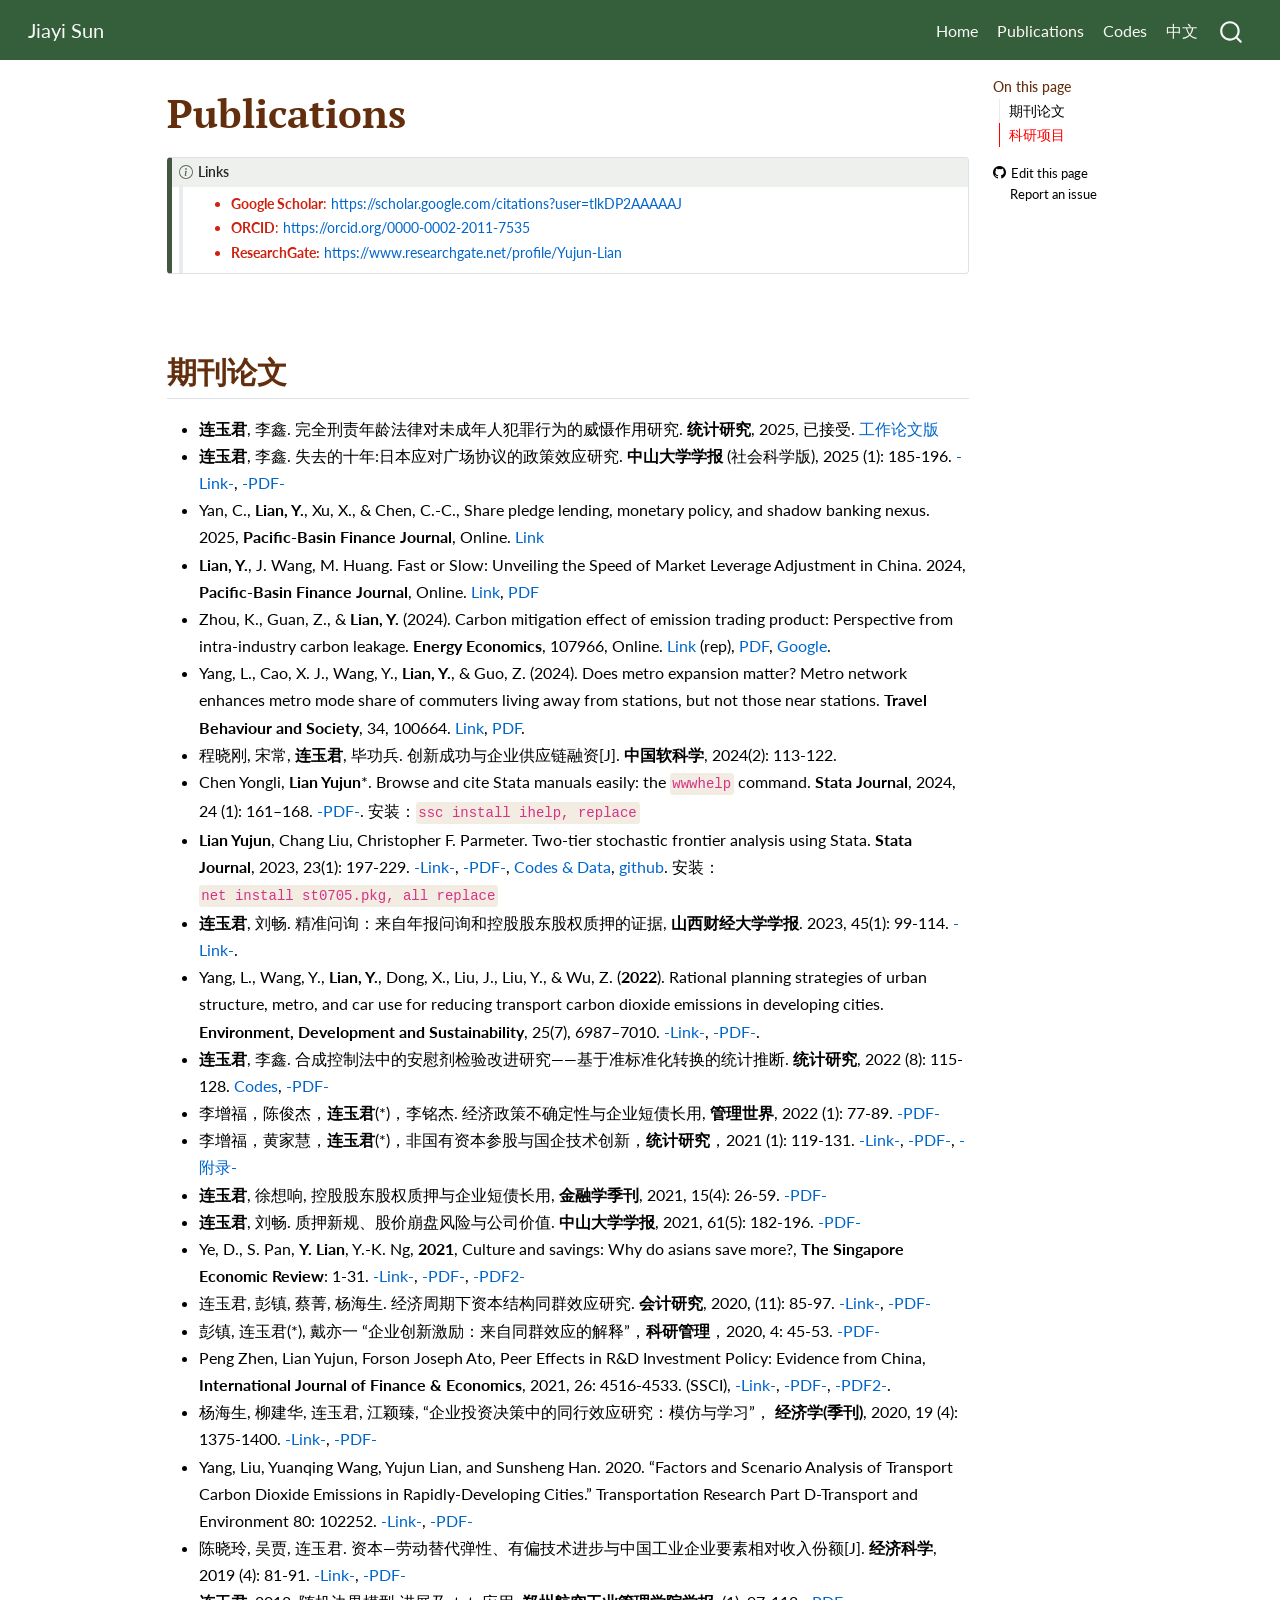
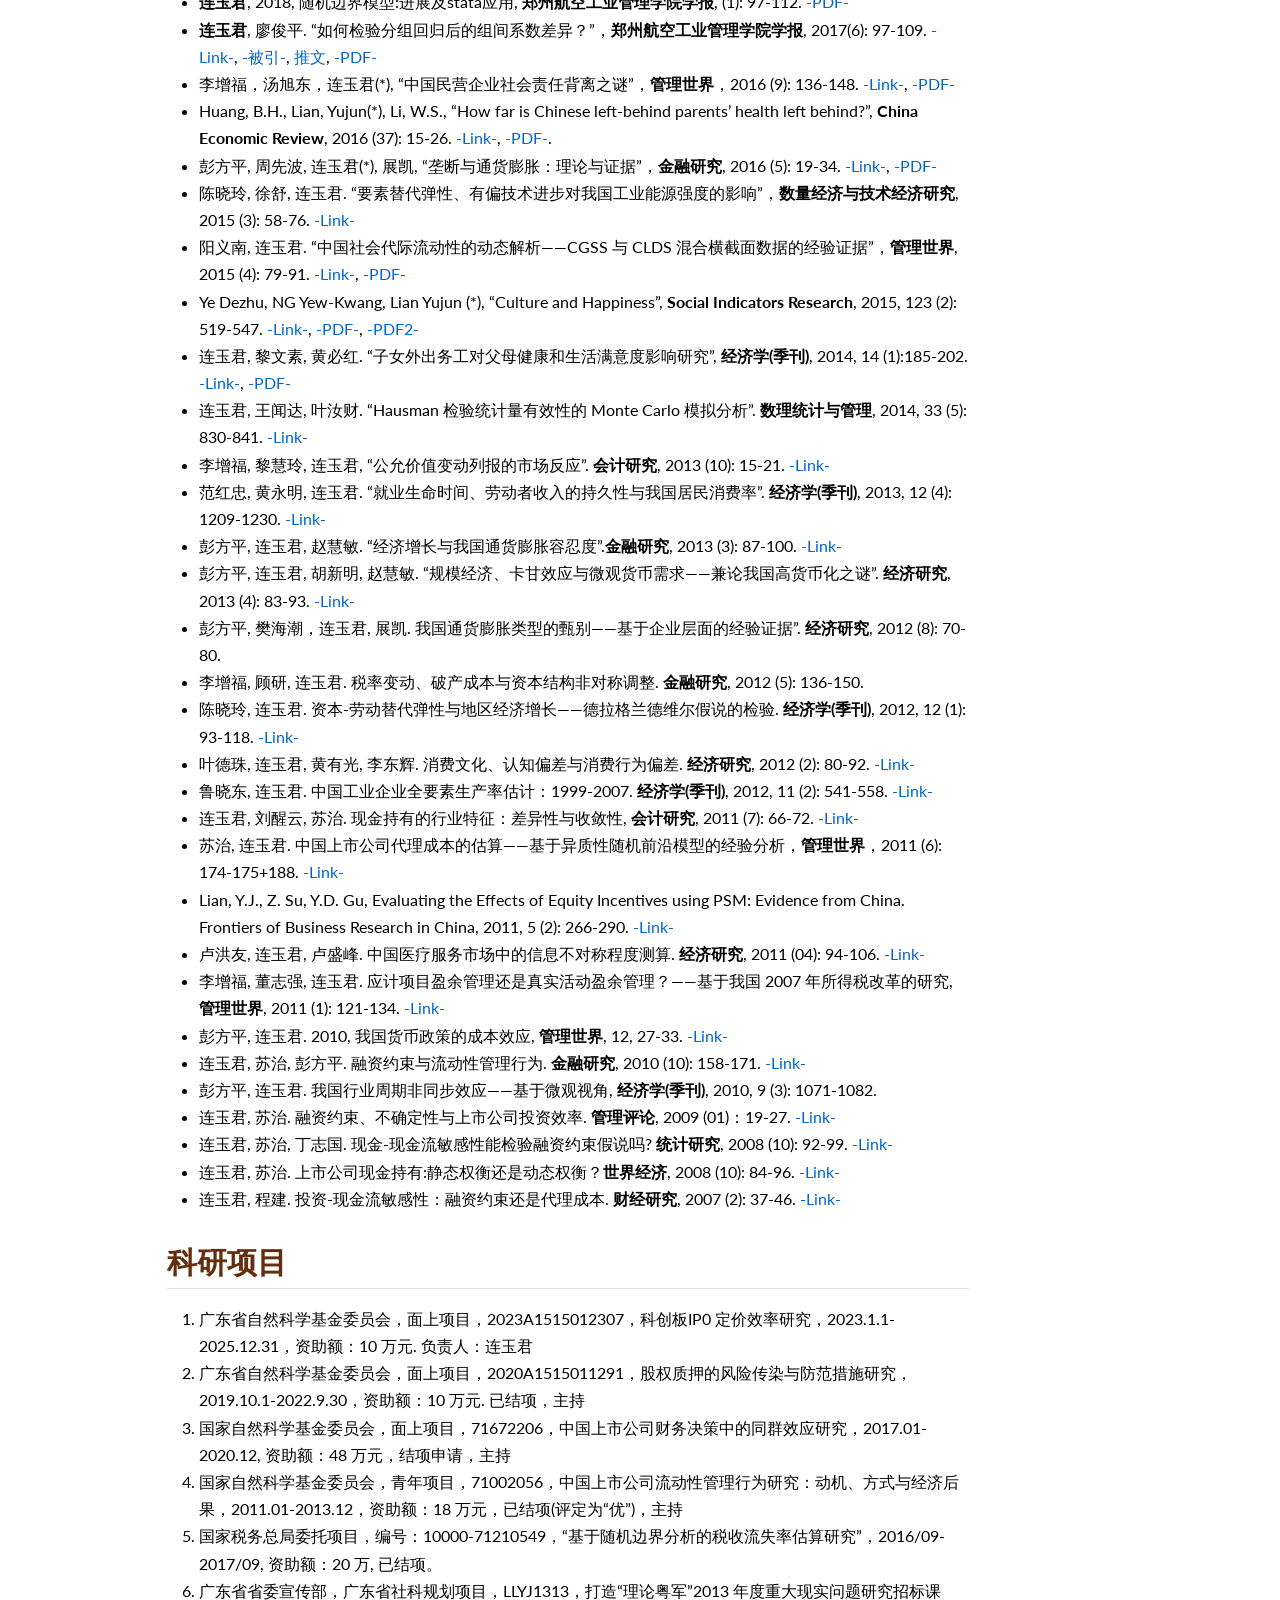
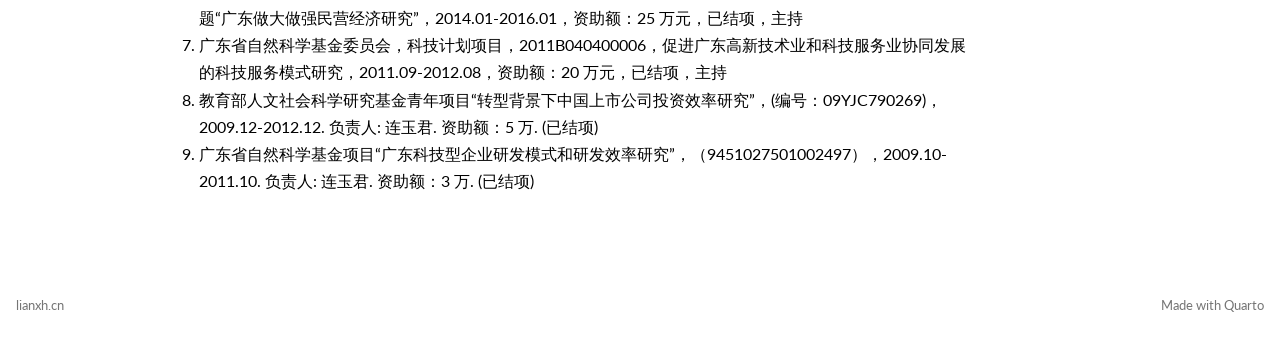
<file: docs/publications.html>
<!DOCTYPE html>
<html xmlns="http://www.w3.org/1999/xhtml" lang="en" xml:lang="en"><head>

<meta charset="utf-8">
<meta name="generator" content="quarto-1.11.9">

<meta name="viewport" content="width=device-width, initial-scale=1.0, user-scalable=yes">


<title>Publications – Jiayi Sun</title>
<style>
/* Default styles provided by pandoc.
** See https://pandoc.org/MANUAL.html#variables-for-html for config info.
*/
span.smallcaps{font-variant: small-caps;}
div.columns{display: flex; gap: 1.5em;}
div.column{flex: auto;}
@media screen {
div.columns{gap: min(4vw, 1.5em);}
div.column{overflow-x: auto;}
}
div.hanging-indent{margin-left: 1.5em; text-indent: -1.5em;}
ul.task-list{list-style: none;}
ul.task-list li input[type="checkbox"] {
  width: 0.8em;
  margin: 0 0.8em 0.2em -1em; /* quarto-specific, see https://github.com/quarto-dev/quarto-cli/issues/4556 */ 
  vertical-align: middle;
}
</style>


<script src="site_libs/quarto-nav/quarto-nav.js"></script>
<script src="site_libs/quarto-nav/headroom.min.js"></script>
<script src="site_libs/clipboard/clipboard.min.js"></script>
<script src="site_libs/quarto-search/autocomplete.umd.js"></script>
<script src="site_libs/quarto-search/fuse.min.js"></script>
<script src="site_libs/quarto-search/quarto-search.js"></script>
<meta name="quarto:offset" content="./">
<link href="./images/site-logo.png" rel="icon" type="image/png">
<script src="site_libs/quarto-html/quarto.js" type="module"></script>
<script src="site_libs/quarto-html/tabsets/tabsets.js" type="module"></script>
<script src="site_libs/quarto-html/scrollable-regions/scrollable-regions.js" type="module"></script>
<script src="site_libs/quarto-html/popper.min.js"></script>
<script src="site_libs/quarto-html/tippy.umd.min.js"></script>
<script src="site_libs/quarto-html/anchor.min.js"></script>
<link href="site_libs/quarto-html/tippy.css" rel="stylesheet">
<link href="site_libs/quarto-html/quarto-syntax-highlighting-00e69191a930b42b155058873613fefc.css" rel="stylesheet" id="quarto-text-highlighting-styles">
<script src="site_libs/bootstrap/bootstrap.min.js"></script>
<link href="site_libs/bootstrap/bootstrap-icons.css" rel="stylesheet">
<link href="site_libs/bootstrap/bootstrap-016bd04e0e2c882a7816ee569cb32cd4.min.css" rel="stylesheet" append-hash="true" id="quarto-bootstrap" data-mode="light">
<script id="quarto-search-options" type="application/json">{
  "location": "navbar",
  "copy-button": false,
  "collapse-after": 3,
  "panel-placement": "end",
  "type": "overlay",
  "limit": 50,
  "keyboard-shortcut": [
    "f",
    "/",
    "s"
  ],
  "show-item-context": false,
  "language": {
    "search-no-results-text": "No results",
    "search-matching-documents-text": "matching documents",
    "search-copy-link-title": "Copy link to search",
    "search-hide-matches-text": "Hide additional matches",
    "search-more-match-text": "more match in this document",
    "search-more-matches-text": "more matches in this document",
    "search-clear-button-title": "Clear",
    "search-text-placeholder": "",
    "search-detached-cancel-button-title": "Cancel",
    "search-submit-button-title": "Submit",
    "search-label": "Search"
  }
}</script>


</head>

<body class="nav-fixed quarto-light"><a id="quarto-skip-link" class="visually-hidden-focusable" href="#quarto-document-content">Skip to main content</a>

<div id="quarto-search-results"></div>
  <header id="quarto-header" class="headroom fixed-top">
    <nav class="navbar navbar-expand-lg " data-bs-theme="dark" aria-label="Site">
      <div class="navbar-container container-fluid">
      <div class="navbar-brand-container mx-auto">
    <a class="navbar-brand" href="./index.html">
    <span class="navbar-title">Jiayi Sun</span>
    </a>
  </div>
          <button class="navbar-toggler" type="button" data-bs-toggle="collapse" data-bs-target="#navbarCollapse" aria-controls="navbarCollapse" aria-expanded="false" aria-label="Toggle navigation" onclick="if (window.quartoToggleHeadroom) { window.quartoToggleHeadroom(); }">
  <span class="navbar-toggler-icon"></span>
</button>
          <div class="collapse navbar-collapse" id="navbarCollapse">
            <ul class="navbar-nav navbar-nav-scroll ms-auto">
  <li class="nav-item">
    <a class="nav-link" href="./index.html"> 
<span class="menu-text">Home</span></a>
  </li>  
  <li class="nav-item">
    <a class="nav-link active" href="./publications.html" aria-current="page"> 
<span class="menu-text">Publications</span></a>
  </li>  
  <li class="nav-item">
    <a class="nav-link" href="./codes.html"> 
<span class="menu-text">Codes</span></a>
  </li>  
  <li class="nav-item">
    <a class="nav-link" href="./Chinese.html"> 
<span class="menu-text">中文</span></a>
  </li>  
</ul>
          </div> <!-- /navcollapse -->
            <div class="quarto-navbar-tools">
</div>
            <div id="quarto-search" class="" title="Search"></div>
      </div> <!-- /container-fluid -->
    </nav>
</header>
<!-- content -->
<div id="quarto-content" class="quarto-container page-columns page-rows-contents page-layout-article page-navbar">
<!-- sidebar -->
<!-- margin-sidebar -->
    <div id="quarto-margin-sidebar" class="sidebar margin-sidebar">
        <nav id="TOC" role="doc-toc" aria-labelledby="toc-title" class="toc-active">
    <h2 id="toc-title">On this page</h2>
   
  <ul>
  <li><a href="#期刊论文" id="toc-期刊论文" class="nav-link active" data-scroll-target="#期刊论文">期刊论文</a></li>
  <li><a href="#科研项目" id="toc-科研项目" class="nav-link" data-scroll-target="#科研项目">科研项目</a></li>
  </ul>
<div class="toc-actions"><ul><li><a href="https://github.com/Jyyyy-o4u/jiayisun.github.io/edit/main/publications.qmd" class="toc-action"><i class="bi bi-github"></i>Edit this page</a></li><li><a href="https://github.com/Jyyyy-o4u/jiayisun.github.io/issues/new" class="toc-action"><i class="bi empty"></i>Report an issue</a></li></ul></div></nav>
    </div>
<!-- main -->
<main class="content" id="quarto-document-content" tabindex="-1">

<header id="title-block-header" class="quarto-title-block default">
<div class="quarto-title">
<h1 class="title">Publications</h1>
</div>



<div class="quarto-title-meta">

    
  
    
  </div>
  


</header>


<div class="callout callout-style-default callout-note callout-titled">
<div class="callout-header d-flex align-content-center">
<div class="callout-icon-container">
<i class="callout-icon"></i>
</div>
<div class="callout-title-container flex-fill">
<span class="screen-reader-only">Note</span>Links
</div>
</div>
<div class="callout-body-container callout-body">
<blockquote class="blockquote">
<ul>
<li><strong>Google Scholar</strong>: <a href="https://scholar.google.com/citations?user=tlkDP2AAAAAJ" class="uri">https://scholar.google.com/citations?user=tlkDP2AAAAAJ</a></li>
<li><strong>ORCID</strong>: <a href="https://orcid.org/0000-0002-2011-7535" class="uri">https://orcid.org/0000-0002-2011-7535</a></li>
<li><strong>ResearchGate:</strong> <a href="https://www.researchgate.net/profile/Yujun-Lian" class="uri">https://www.researchgate.net/profile/Yujun-Lian</a></li>
</ul>
</blockquote>
</div>
</div>
<p> </p>
<section id="期刊论文" class="level2">
<h2 class="anchored" data-anchor-id="期刊论文">期刊论文</h2>
<ul>
<li><strong>连玉君</strong>, 李鑫. 完全刑责年龄法律对未成年人犯罪行为的威慑作用研究. <strong>统计研究</strong>, 2025, 已接受. <a href="https://file-lianxh.oss-cn-shenzhen.aliyuncs.com/Refs/LianPub/%E8%BF%9E%E7%8E%89%E5%90%9B-%E6%9D%8E%E9%91%AB-2024-%E7%BB%9F%E8%AE%A1%E7%A0%94%E7%A9%B6-RDD-%E6%9C%AA%E6%88%90%E5%B9%B4%E4%BA%BA.pdf">工作论文版</a></li>
<li><strong>连玉君</strong>, 李鑫. 失去的十年:日本应对广场协议的政策效应研究. <strong>中山大学学报</strong> (社会科学版), 2025 (1): 185-196. <a href="https://link.cnki.net/doi/10.13471/j.cnki.jsysusse.2025.01.020">-Link-</a>, <a href="https://bar.cnki.net/bar/download/order?id=Pmp%2F5es3RB81cmauPwpbvsPMJcfwHgIZAnUyOJG6Kdog%2BHL%2FGFrGhKahW4YGMC%2BS9rApGw1Kn1Osj2RxbQfKvjCe6SDJA%2FE4K5lDg6WoZeh7b5mY%2FmsIpB5E%2FKF94iQVwddxEU3rL3oTHoiWc6PitFK57xT%2B8LhM%2BfEqYWvBGm0igmLMld3nSvbU4a5%2BOkNaUlSU0HSLnl9m7MwOtW%2FIk9GlczRq40icS9q1bpEM6d9lgv7q8C%2BP7FPVW3hwYPcqveGzrp%2B41EH7caBaJ8FVkg%3D%3D">-PDF-</a></li>
<li>Yan, C., <strong>Lian, Y.</strong>, Xu, X., &amp; Chen, C.-C., Share pledge lending, monetary policy, and shadow banking nexus. 2025, <strong>Pacific-Basin Finance Journal</strong>, Online. <a href="https://doi.org/10.1016/j.pacfin.2025.102772">Link</a></li>
<li><strong>Lian, Y.</strong>, J. Wang, M. Huang. Fast or Slow: Unveiling the Speed of Market Leverage Adjustment in China. 2024, <strong>Pacific-Basin Finance Journal</strong>, Online. <a href="https://doi.org/10.1016/j.pacfin.2024.102423">Link</a>, <a href="https://file-lianxh.oss-cn-shenzhen.aliyuncs.com/Refs/LianPub/Lian_2024_PBFJ_proof.pdf">PDF</a></li>
<li>Zhou, K., Guan, Z., &amp; <strong>Lian, Y.</strong> (2024). Carbon mitigation effect of emission trading product: Perspective from intra-industry carbon leakage. <strong>Energy Economics</strong>, 107966, Online. <a href="https://doi.org/10.1016/j.eneco.2024.107966">Link</a> (rep), <a href="https://file-lianxh.oss-cn-shenzhen.aliyuncs.com/Refs/LianPub/Lian-2024-EE_Preproof.pdf">PDF</a>, <a href="https://scholar.google.com/scholar?q=Carbon%20mitigation%20effect%20of%20emission%20trading%20product:%20Perspective%20from%20intra-industry%20carbon%20leakage">Google</a>.</li>
<li>Yang, L., Cao, X. J., Wang, Y., <strong>Lian, Y.</strong>, &amp; Guo, Z. (2024). Does metro expansion matter? Metro network enhances metro mode share of commuters living away from stations, but not those near stations. <strong>Travel Behaviour and Society</strong>, 34, 100664. <a href="https://doi.org/10.1016/j.tbs.2023.100664">Link</a>, <a href="https://file-lianxh.oss-cn-shenzhen.aliyuncs.com/Refs/LianPub/Yang_Lian_2024_TBS.pdf">PDF</a>.</li>
<li>程晓刚, 宋常, <strong>连玉君</strong>, 毕功兵. 创新成功与企业供应链融资[J]. <strong>中国软科学</strong>, 2024(2): 113-122.</li>
<li>Chen Yongli, <strong>Lian Yujun</strong>*. Browse and cite Stata manuals easily: the <code>wwwhelp</code> command. <strong>Stata Journal</strong>, 2024, 24 (1): 161–168. <a href="https://file-lianxh.oss-cn-shenzhen.aliyuncs.com/Refs/LianPub/Chen-Lian-2024-SJ-wwwhelp-ihelp.pdf">-PDF-</a>. 安装：<code>ssc install ihelp, replace</code></li>
<li><strong>Lian Yujun</strong>, Chang Liu, Christopher F. Parmeter. Two-tier stochastic frontier analysis using Stata. <strong>Stata Journal</strong>, 2023, 23(1): 197-229. <a href="https://journals.sagepub.com/doi/abs/10.1177/1536867X231162033">-Link-</a>, <a href="https://file.lianxh.cn/Refs/LianPub/Lian-2023-SJ-sftt-Two-tier-SFA.pdf">-PDF-</a>, <a href="https://gitee.com/arlionn/sftt">Codes &amp; Data</a>, <a href="https://github.com/arlionn/sftt">github</a>. 安装：<code>net install st0705.pkg, all replace</code></li>
<li><strong>连玉君</strong>, 刘畅. 精准问询：来自年报问询和控股股东股权质押的证据, <strong>山西财经大学学报</strong>. 2023, 45(1): 99-114. <a href="https://d.wanfangdata.com.cn/periodical/sxcjdxxb202301008">-Link-</a>.</li>
<li>Yang, L., Wang, Y., <strong>Lian, Y.</strong>, Dong, X., Liu, J., Liu, Y., &amp; Wu, Z. (<strong>2022</strong>). Rational planning strategies of urban structure, metro, and car use for reducing transport carbon dioxide emissions in developing cities. <strong>Environment, Development and Sustainability</strong>, 25(7), 6987–7010. <a href="https://doi.org/10.1007/s10668-022-02344-0">-Link-</a>, <a href="https://link.springer.com/content/pdf/10.1007/s10668-022-02344-0.pdf">-PDF-</a>.</li>
<li><strong>连玉君</strong>, 李鑫. 合成控制法中的安慰剂检验改进研究——基于准标准化转换的统计推断. <strong>统计研究</strong>, 2022 (8): 115-128. <a href="https://gitee.com/arlionn/synthsd">Codes</a>, <a href="https://file-lianxh.oss-cn-shenzhen.aliyuncs.com/Refs/LianPub/%E8%BF%9E%E7%8E%89%E5%90%9B-%E6%9D%8E%E9%91%AB-2022-%E7%BB%9F%E8%AE%A1%E7%A0%94%E7%A9%B6-%E6%A0%A1%E6%A0%B7-%E9%9D%9E%E6%AD%A3%E5%BC%8F%E7%89%88.pdf">-PDF-</a></li>
<li>李增福，陈俊杰，<strong>连玉君</strong>(*)，李铭杰. 经济政策不确定性与企业短债长用, <strong>管理世界</strong>, 2022 (1): 77-89. <a href="https://file-lianxh.oss-cn-shenzhen.aliyuncs.com/Refs/LianPub/%E6%9D%8E%E5%A2%9E%E7%A6%8F-%E8%BF%9E%E7%8E%89%E5%90%9B-2022-%E7%AE%A1%E7%90%86%E4%B8%96%E7%95%8C-%E7%BB%8F%E6%B5%8E%E6%94%BF%E7%AD%96%E4%B8%8D%E7%A1%AE%E5%AE%9A%E6%80%A7%E4%B8%8E%E4%BC%81%E4%B8%9A%E7%9F%AD%E5%80%BA%E9%95%BF%E7%94%A8.pdf">-PDF-</a></li>
<li>李增福，黄家慧，<strong>连玉君</strong>(*)，非国有资本参股与国企技术创新，<strong>统计研究</strong>，2021 (1): 119-131. <a href="https://t.cnki.net/kcms/detail?v=X6oIUGaNdGl02O8hLreyMfQ1AB_lc7oZyruBxG73K9OVEB6dr7g6N2LQ1UIioRWcfRv5Ih1EskkwhzyU6x-XF-fvlUvmr2hJwiEvVfIzYhBskUjtHXBQNfai1jy4bto0&amp;uniplatform=NZKPT">-Link-</a>, <a href="https://file-lianxh.oss-cn-shenzhen.aliyuncs.com/Refs/LianPub/%E6%9D%8E%E5%A2%9E%E7%A6%8F-%E8%BF%9E%E7%8E%89%E5%90%9B-2021-%E5%B8%A6%E5%B0%81%E9%9D%A2-%E7%BB%9F%E8%AE%A1%E7%A0%94%E7%A9%B6-%E9%9D%9E%E5%9B%BD%E6%9C%89%E8%B5%84%E6%9C%AC%E5%8F%82%E8%82%A1%E4%B8%8E%E5%9B%BD%E4%BC%81%E6%8A%80%E6%9C%AF%E5%88%9B%E6%96%B0.pdf">-PDF-</a>, <a href="https://file-lianxh.oss-cn-shenzhen.aliyuncs.com/Refs/LianPub/%E6%9D%8E%E5%A2%9E%E7%A6%8F-%E8%BF%9E%E7%8E%89%E5%90%9B-2021-%E9%99%84%E5%BD%95-%E7%BB%9F%E8%AE%A1%E7%A0%94%E7%A9%B6-%E9%9D%9E%E5%9B%BD%E6%9C%89%E8%B5%84%E6%9C%AC%E5%8F%82%E8%82%A1%E4%B8%8E%E5%9B%BD%E4%BC%81%E6%8A%80%E6%9C%AF%E5%88%9B%E6%96%B0.pdf">-附录-</a></li>
<li><strong>连玉君</strong>, 徐想响, 控股股东股权质押与企业短债长用, <strong>金融学季刊</strong>, 2021, 15(4): 26-59. <a href="https://file-lianxh.oss-cn-shenzhen.aliyuncs.com/Refs/LianPub/%E8%BF%9E%E7%8E%89%E5%90%9B-2021-%E9%87%91%E8%9E%8D%E5%AD%A6%E5%AD%A3%E5%88%8A-%E6%8E%A7%E8%82%A1%E8%82%A1%E4%B8%9C%E8%82%A1%E6%9D%83%E8%B4%A8%E6%8A%BC%E4%B8%8E%E4%BC%81%E4%B8%9A%E7%9F%AD%E5%80%BA%E9%95%BF%E7%94%A8.pdf">-PDF-</a></li>
<li><strong>连玉君</strong>, 刘畅. 质押新规、股价崩盘风险与公司价值. <strong>中山大学学报</strong>, 2021, 61(5): 182-196. <a href="https://file-lianxh.oss-cn-shenzhen.aliyuncs.com/Refs/LianPub/%E8%BF%9E%E7%8E%89%E5%90%9B-%E5%88%98%E7%95%85-2021-%E4%B8%AD%E5%A4%A7%E5%AD%A6%E6%8A%A5-%E8%B4%A8%E6%8A%BC%E6%96%B0%E8%A7%84-%E8%82%A1%E4%BB%B7%E5%B4%A9%E7%9B%98%E9%A3%8E%E9%99%A9%E4%B8%8E%E5%85%AC%E5%8F%B8%E4%BB%B7%E5%80%BC.pdf">-PDF-</a></li>
<li>Ye, D., S. Pan, <strong>Y. Lian</strong>, Y.-K. Ng, <strong>2021</strong>, Culture and savings: Why do asians save more?, <strong>The Singapore Economic Review</strong>: 1-31. <a href="https://www.worldscientific.com/doi/full/10.1142/S0217590819500607">-Link-</a>, <a href="https://www.worldscientific.com/doi/epdf/10.1142/S0217590819500607">-PDF-</a>, <a href="https://file-lianxh.oss-cn-shenzhen.aliyuncs.com/Refs/LianPub/Ye_Lian_2020_Culture-and-Savings_SER.pdf">-PDF2-</a></li>
<li>连玉君, 彭镇, 蔡菁, 杨海生. 经济周期下资本结构同群效应研究. <strong>会计研究</strong>, 2020, (11): 85-97. <a href="https://t.cnki.net/kcms/detail?v=X6oIUGaNdGlrcQ3EAxDkIyS7JVN9RZzbI2ci-F4lxs7vX3pbiFS8-nABvY59ioPj8mODCOh1h6K1-YkcqEFjJzUvtkx7-tFLhvO_fIES1l6PUe_LmCyqqq9NAODEXtQZ&amp;uniplatform=NZKPT">-Link-</a>, <a href="https://file-lianxh.oss-cn-shenzhen.aliyuncs.com/Refs/LianPub/%E8%BF%9E%E7%8E%89%E5%90%9B-%E5%BD%AD%E9%95%87-%E8%94%A1%E8%8F%81-%E6%9D%A8%E6%B5%B7%E7%94%9F-2020-11-%E4%BC%9A%E8%AE%A1%E7%A0%94%E7%A9%B6.pdf">-PDF-</a></li>
<li>彭镇, 连玉君(*), 戴亦一 “企业创新激励：来自同群效应的解释”，<strong>科研管理</strong>，2020, 4: 45-53. <a href="https://file-lianxh.oss-cn-shenzhen.aliyuncs.com/Refs/LianPub/%E5%BD%AD%E9%95%87-%E8%BF%9E%E7%8E%89%E5%90%9B-2019-%E7%A7%91%E7%A0%94%E7%AE%A1%E7%90%86-%E4%BC%81%E4%B8%9A%E5%88%9B%E6%96%B0%E6%BF%80%E5%8A%B1_%E6%9D%A5%E8%87%AA%E5%90%8C%E7%BE%A4%E6%95%88%E5%BA%94%E7%9A%84%E8%A7%A3%E9%87%8A.pdf">-PDF-</a></li>
<li>Peng Zhen, Lian Yujun, Forson Joseph Ato, Peer Effects in R&amp;D Investment Policy: Evidence from China, <strong>International Journal of Finance &amp; Economics</strong>, 2021, 26: 4516-4533. (SSCI), <a href="https://onlinelibrary.wiley.com/doi/full/10.1002/ijfe.2028">-Link-</a>, <a href="https://onlinelibrary.wiley.com/doi/epdf/10.1002/ijfe.2028">-PDF-</a>, <a href="https://file-lianxh.oss-cn-shenzhen.aliyuncs.com/Refs/LianPub/Peng_Lian_2020_Peer-effects-in-%20RD-investment-policy.pdf">-PDF2-</a>.</li>
<li>杨海生, 柳建华, 连玉君, 江颖臻, “企业投资决策中的同行效应研究：模仿与学习”， <strong>经济学(季刊)</strong>, 2020, 19 (4): 1375-1400. <a href="https://kns.cnki.net/kcms/detail/detail.aspx?dbcode=CJFD&amp;dbname=CJFDLAST2020&amp;filename=JJXU202004012&amp;v=vnwv0yeOYjJw%25mmd2BlUxc6MxanVFhxwRp%25mmd2F6IpffyTQo6%25mmd2Bsuy7Loyopjgp%25mmd2BjNBhek9pFx">-Link-</a>, <a href="https://file-lianxh.oss-cn-shenzhen.aliyuncs.com/Refs/LianPub/%E6%9D%A8%E6%B5%B7%E7%94%9F-%E6%9F%B3%E5%BB%BA%E5%8D%8E-%E8%BF%9E%E7%8E%89%E5%90%9B-2019-%E7%BB%8F%E6%B5%8E%E5%AD%A6%E5%AD%A3%E5%88%8A-%E4%BC%81%E4%B8%9A%E6%8A%95%E8%B5%84%E5%86%B3%E7%AD%96%E4%B8%AD%E7%9A%84%E5%90%8C%E8%A1%8C%E6%95%88%E5%BA%94%E7%A0%94%E7%A9%B6.pdf">-PDF-</a></li>
<li>Yang, Liu, Yuanqing Wang, Yujun Lian, and Sunsheng Han. 2020. “Factors and Scenario Analysis of Transport Carbon Dioxide Emissions in Rapidly-Developing Cities.” Transportation Research Part D-Transport and Environment 80: 102252. <a href="https://doi.org/10.1016/j.trd.2020.102252">-Link-</a>, <a href="https://file-lianxh.oss-cn-shenzhen.aliyuncs.com/Refs/LianPub/Yang_Lian_2020_Q2-Transportation_Research_Part_D.pdf">-PDF-</a></li>
<li>陈晓玲, 吴贾, 连玉君. 资本—劳动替代弹性、有偏技术进步与中国工业企业要素相对收入份额[J]. <strong>经济科学</strong>, 2019 (4): 81-91. <a href="https://kns.cnki.net/kcms/detail/detail.aspx?dbcode=CJFD&amp;dbname=CJFDLAST2019&amp;filename=JJKX201904008&amp;v=MiYkH8v4IDNOpUHlm2A4WC2Byy%25mmd2FEbCk%25mmd2FtrFE5C9bi1ao4XQNgbDmqna4Q6Iz0Vkp">-Link-</a>, <a href="https://file-lianxh.oss-cn-shenzhen.aliyuncs.com/Refs/LianPub/%E9%99%88%E6%99%93%E7%8E%B2_%E5%90%B4%E8%B4%BE_%E8%BF%9E%E7%8E%89%E5%90%9B_2019_%E8%B5%84%E6%9C%AC_%E5%8A%B3%E5%8A%A8%E6%9B%BF%E4%BB%A3%E5%BC%B9%E6%80%A7_%E6%9C%89%E5%81%8F%E6%8A%80%E6%9C%AF%E8%BF%9B%E6%AD%A5%E4%B8%8E%E4%B8%AD%E5%9B%BD%E5%B7%A5%E4%B8%9A%E4%BC%81%E4%B8%9A%E8%A6%81%E7%B4%A0%E7%9B%B8%E5%AF%B9%E6%94%B6%E5%85%A5%E4%BB%BD%E9%A2%9D.pdf">-PDF-</a></li>
<li><strong>连玉君</strong>, 2018, 随机边界模型:进展及stata应用, <strong>郑州航空工业管理学院学报</strong>, (1): 97-112. <a href="https://file-lianxh.oss-cn-shenzhen.aliyuncs.com/Refs/LianPub/%E8%BF%9E%E7%8E%89%E5%90%9B-2018-%E9%9A%8F%E6%9C%BA%E8%BE%B9%E7%95%8C%E6%A8%A1%E5%9E%8B_%E8%BF%9B%E5%B1%95%E5%8F%8AStata%E5%BA%94%E7%94%A8.pdf">-PDF-</a></li>
<li><strong>连玉君</strong>, 廖俊平. “如何检验分组回归后的组间系数差异？”，<strong>郑州航空工业管理学院学报</strong>, 2017(6): 97-109. <a href="https://t.cnki.net/kcms/detail?v=3uoqIhG8C44YLTlOAiTRKgchrJ08w1e7KuxSPDoq7DTCXFyWbxw4dosRY_cytYzVnMc59G-pPbdxJriX8YSFT8J3rOGAdQkT&amp;uniplatform=NZKPT">-Link-</a>, <a href="https://ref.cnki.net/REF/Detail/GetRefFileDetail?fileName=ZZHK201706010&amp;title=%e5%a6%82%e4%bd%95%e6%a3%80%e9%aa%8c%e5%88%86%e7%bb%84%e5%9b%9e%e5%bd%92%e5%90%8e%e7%9a%84%e7%bb%84%e9%97%b4%e7%b3%bb%e6%95%b0%e5%b7%ae%e5%bc%82%3f&amp;fileCount=265&amp;otherRefCount=264&amp;yearCnt=0&amp;begin=&amp;end=&amp;isOtherCited=False&amp;isInCludedString=Y&amp;sourceRange=">-被引-</a>, <a href="https://www.lianxh.cn/news/051e3a01cdb19.html">推文</a>, <a href="https://file-lianxh.oss-cn-shenzhen.aliyuncs.com/Refs/LianPub/%E8%BF%9E%E7%8E%89%E5%90%9B-2017-%E5%A6%82%E4%BD%95%E6%A3%80%E9%AA%8C%E5%88%86%E7%BB%84%E5%9B%9E%E5%BD%92%E5%90%8E%E7%9A%84%E7%BB%84%E9%97%B4%E7%B3%BB%E6%95%B0%E5%B7%AE%E5%BC%82.pdf">-PDF-</a></li>
<li>李增福，汤旭东，连玉君(*), “中国民营企业社会责任背离之谜”，<strong>管理世界</strong>，2016 (9): 136-148. <a href="https://t.cnki.net/kcms/detail?v=X6oIUGaNdGlrAgAg5enwdNuHSVvILWgMK-Q3J0S4qLJKbGDEE3uvbhTG_E0ETd1ZaXGc_1a5O8EwnjnGG-mD-sq81UpA_-kbHG7p0lyW_Jn-fDF9Pu9YNUurzmZXGRbF&amp;uniplatform=NZKPT">-Link-</a>, <a href="https://file-lianxh.oss-cn-shenzhen.aliyuncs.com/Refs/LianPub/%E6%9D%8E%E5%A2%9E%E7%A6%8F-%E8%BF%9E%E7%8E%89%E5%90%9B-2016-%E7%AE%A1%E7%90%86%E4%B8%96%E7%95%8C-%E4%B8%AD%E5%9B%BD%E6%B0%91%E8%90%A5%E4%BC%81%E4%B8%9A%E7%A4%BE%E4%BC%9A%E8%B4%A3%E4%BB%BB%E8%83%8C%E7%A6%BB%E4%B9%8B%E8%B0%9C.pdf">-PDF-</a></li>
<li>Huang, B.H., Lian, Yujun(*), Li, W.S., “How far is Chinese left-behind parents’ health left behind?”, <strong>China Economic Review</strong>, 2016 (37): 15-26. <a href="https://doi.org/10.1016/j.chieco.2015.07.002">-Link-</a>, <a href="https://file-lianxh.oss-cn-shenzhen.aliyuncs.com/Refs/LianPub/Lian_2016_CER_How-far.pdf">-PDF-</a>.</li>
<li>彭方平, 周先波, 连玉君(*), 展凯, “垄断与通货膨胀：理论与证据”，<strong>金融研究</strong>, 2016 (5): 19-34. <a href="https://kns.cnki.net/kcms/detail/detail.aspx?dbcode=CJFD&amp;dbname=CJFDLAST2016&amp;filename=JRYJ201605002&amp;v=iEg1HMhdLqDNCkAkwFoqX3%25mmd2B5xRcmjqzN%25mmd2Bw4THrhle9op9uCMjygKPp1i4PBFxgjg">-Link-</a>, <a href="https://file-lianxh.oss-cn-shenzhen.aliyuncs.com/Refs/LianPub/%E5%BD%AD%E6%96%B9%E5%B9%B3_%E8%BF%9E%E7%8E%89%E5%90%9B_2016_%E9%87%91%E8%9E%8D%E7%A0%94%E7%A9%B6_%E5%9E%84%E6%96%AD%E4%B8%8E%E9%80%9A%E8%B4%A7%E8%86%A8%E8%83%80_%E7%90%86%E8%AE%BA%E4%B8%8E%E8%AF%81%E6%8D%AE.pdf">-PDF-</a></li>
<li>陈晓玲, 徐舒, 连玉君. “要素替代弹性、有偏技术进步对我国工业能源强度的影响”，<strong>数量经济与技术经济研究</strong>, 2015 (3): 58-76. <a href="https://kns.cnki.net/kcms/detail/detail.aspx?dbcode=CJFD&amp;dbname=CJFDLAST2015&amp;filename=SLJY201503004&amp;v=UlKXpnjvy2X7XT8ynt1lDV%25mmd2B%25mmd2BPt%25mmd2BvmYZp0w5XlkmI1JiZaMVBJ7dAMGAHDB4kxoKM">-Link-</a></li>
<li>阳义南, 连玉君. “中国社会代际流动性的动态解析——CGSS 与 CLDS 混合横截面数据的经验证据”，<strong>管理世界</strong>, 2015 (4): 79-91. <a href="https://t.cnki.net/kcms/detail?v=X6oIUGaNdGn7nPTxVXs9mp-ywXr8yEPvJlvCEjetvl7ywMlC7DVZ_4x3tQ-IeV1Hy7apu_7C3bDubaFAG4gBKhNxO3TPv-_IvLpVmA_l3vWbXSvLr82l8BC0XIQVQ-96&amp;uniplatform=NZKPT">-Link-</a>, <a href="https://file-lianxh.oss-cn-shenzhen.aliyuncs.com/Refs/LianPub/%E9%98%B3%E4%B9%89%E5%8D%97_%E8%BF%9E%E7%8E%89%E5%90%9B_2015_%E7%AE%A1%E7%90%86%E4%B8%96%E7%95%8C-%E4%B8%AD%E5%9B%BD%E7%A4%BE%E4%BC%9A%E4%BB%A3%E9%99%85%E6%B5%81%E5%8A%A8%E6%80%A7%E7%9A%84%E5%8A%A8%E6%80%81%E8%A7%A3%E6%9E%90.pdf">-PDF-</a></li>
<li>Ye Dezhu, NG Yew-Kwang, Lian Yujun (*), “Culture and Happiness”, <strong>Social Indicators Research</strong>, 2015, 123 (2): 519-547. <a href="https://link.springer.com/article/10.1007/s11205-014-0747-y">-Link-</a>, <a href="https://link.springer.com/content/pdf/10.1007/s11205-014-0747-y.pdf">-PDF-</a>, <a href="https://file-lianxh.oss-cn-shenzhen.aliyuncs.com/Refs/LianPub/Ye-2015-Culture-and-Happiness.pdf">-PDF2-</a></li>
<li>连玉君, 黎文素, 黄必红. “子女外出务工对父母健康和生活满意度影响研究”, <strong>经济学(季刊)</strong>, 2014, 14 (1):185-202. <a href="https://t.cnki.net/kcms/detail?v=X6oIUGaNdGlKGCGXJYVC6cmuhtJ8ZW9um1HJgWAv3F--M8xqGfw6M-BcrV4wpqVkeZmMXWXaBKooA75NZJXjVW7wT18cgJuSFmMTG_N9MmQ3z-KiP66jGQ3i-8cfeVEj&amp;uniplatform=NZKPT">-Link-</a>, <a href="https://file-lianxh.oss-cn-shenzhen.aliyuncs.com/Refs/LianPub/%E8%BF%9E%E7%8E%89%E5%90%9B_2014_%E7%BB%8F%E6%B5%8E%E5%AD%A6%E5%AD%A3%E5%88%8A_%E5%AD%90%E5%A5%B3%E5%A4%96%E5%87%BA%E5%8A%A1%E5%B7%A5%E5%AF%B9%E7%88%B6%E6%AF%8D%E5%81%A5%E5%BA%B7%E5%92%8C%E7%94%9F%E6%B4%BB%E6%BB%A1%E6%84%8F%E5%BA%A6%E5%BD%B1%E5%93%8D%E7%A0%94%E7%A9%B6.pdf">-PDF-</a></li>
<li>连玉君, 王闻达, 叶汝财. “Hausman 检验统计量有效性的 Monte Carlo 模拟分析”. <strong>数理统计与管理</strong>, 2014, 33 (5): 830-841. <a href="https://kns.cnki.net/kcms/detail/detail.aspx?dbcode=CJFD&amp;dbname=CJFD2014&amp;filename=SLTJ201405009&amp;v=aPuqF3qPXJ%25mmd2Bs10sKH%25mmd2FYTR2Xhk5LgV%25mmd2BpqnjdOn%25mmd2BqYN5WdLdZZ94qyHQz3bfYqPvqi">-Link-</a></li>
<li>李增福, 黎慧玲, 连玉君, “公允价值变动列报的市场反应”. <strong>会计研究</strong>, 2013 (10): 15-21. <a href="https://kns.cnki.net/kcms/detail/detail.aspx?dbcode=CJFD&amp;dbname=CJFDHIS2&amp;filename=KJYJ201310002&amp;v=DLTQkGOxEfcb7NLxzjEVeuaNnP6M18J%25mmd2BH6Ny3WcMdU60ZGxGCM8x5B%25mmd2BU%25mmd2FnHCjQbt">-Link-</a></li>
<li>范红忠, 黄永明, 连玉君. “就业生命时间、劳动者收入的持久性与我国居民消费率”. <strong>经济学(季刊)</strong>, 2013, 12 (4): 1209-1230. <a href="https://kns.cnki.net/kcms/detail/detail.aspx?dbcode=CJFD&amp;dbname=CJFD2013&amp;filename=JJXU201304005&amp;v=XaVPafMBgP8uShjWCK9kjeJ4e62kttKCDXRMosgVNkggJpXEWNKQQ%25mmd2FyIsPjE%25mmd2Fh%25mmd2Fr">-Link-</a></li>
<li>彭方平, 连玉君, 赵慧敏. “经济增长与我国通货膨胀容忍度”.<strong>金融研究</strong>, 2013 (3): 87-100. <a href="https://kns.cnki.net/kcms/detail/detail.aspx?dbcode=CJFD&amp;dbname=CJFD2013&amp;filename=JRYJ201303009&amp;v=gazb%25mmd2FTmM57T8yXxjRRwmF5O5CtU1RyWSznFXyIq%25mmd2F7%25mmd2FkQDQ%25mmd2F8HYS9vYlZr3ix4Fod">-Link-</a></li>
<li>彭方平, 连玉君, 胡新明, 赵慧敏. “规模经济、卡甘效应与微观货币需求——兼论我国高货币化之谜”. <strong>经济研究</strong>, 2013 (4): 83-93. <a href="https://kns.cnki.net/kcms/detail/detail.aspx?dbcode=CJFD&amp;dbname=CJFDLAST2015&amp;filename=JJYJ201304009&amp;v=P6%25mmd2FnkCL%25mmd2Fh8kekqn7Qh1Zz6YAulh1z7J6lNxN0HGlEfuLqw4DGvLLbJhdolVNDc0O">-Link-</a></li>
<li>彭方平, 樊海潮，连玉君, 展凯. 我国通货膨胀类型的甄别——基于企业层面的经验证据”. <strong>经济研究</strong>, 2012 (8): 70-80.</li>
<li>李增福, 顾研, 连玉君. 税率变动、破产成本与资本结构非对称调整. <strong>金融研究</strong>, 2012 (5): 136-150.</li>
<li>陈晓玲, 连玉君. 资本-劳动替代弹性与地区经济增长——德拉格兰德维尔假说的检验. <strong>经济学(季刊)</strong>, 2012, 12 (1): 93-118. <a href="https://t.cnki.net/kcms/detail?v=X6oIUGaNdGk7KmamKSdCf4ReyisI-D4NswU7ThX_BCxC1vyDF6Rfp4CEvc-7SagI50y9gXEO8PZwadcDjftJQEiKJ8z8hT0yyvlPxxYMNM-RT8vPg42zNA==&amp;uniplatform=NZKPT">-Link-</a></li>
<li>叶德珠, 连玉君, 黄有光, 李东辉. 消费文化、认知偏差与消费行为偏差. <strong>经济研究</strong>, 2012 (2): 80-92. <a href="https://t.cnki.net/kcms/detail?v=X6oIUGaNdGkvA89Jx3ExaGG62qx5f0VjrV4bURTBxcfGnD5f_AKgRFD4m76yYQzXhMwSNB-jAdTn_TKb7CQo86knJ2b_ShZ2dBr0UerY7v07aCdgUVJMIA==&amp;uniplatform=NZKPT">-Link-</a></li>
<li>鲁晓东, 连玉君. 中国工业企业全要素生产率估计：1999-2007. <strong>经济学(季刊)</strong>, 2012, 11 (2): 541-558. <a href="https://t.cnki.net/kcms/detail?v=X6oIUGaNdGkTG5M2fn0qzvVNE_rl1enAK1WfNOt_Sfw3KSFUbG_KfclEVyMBr0SaV1DDa0fTvJFjQP50PKzhuAjkwvasa-xLn0MP25oATZTfyi3weAJ40Q==&amp;uniplatform=NZKPT">-Link-</a></li>
<li>连玉君, 刘醒云, 苏治. 现金持有的行业特征：差异性与收敛性, <strong>会计研究</strong>, 2011 (7): 66-72. <a href="https://kns.cnki.net/kcms/detail/detail.aspx?dbcode=CJFD&amp;dbname=CJFD2011&amp;filename=KJYJ201107011&amp;v=Mxv4akbuWn4GLh2h3dDTmwIRNSZMCgi73JUoOjZCpCsBbSl%25mmd2FtWYHQr5LIWc%25mmd2BcfSd">-Link-</a></li>
<li>苏治, 连玉君. 中国上市公司代理成本的估算——基于异质性随机前沿模型的经验分析，<strong>管理世界</strong>，2011 (6): 174-175+188. <a href="https://kns.cnki.net/kcms/detail/detail.aspx?dbcode=CJFD&amp;dbname=CJFD2011&amp;filename=GLSJ201106021&amp;v=%25mmd2F5UaKggUD8M3sxkjrf0Nic0xDAhAF7uxI2IoMvEK0tge%25mmd2F6p9TnEb2XphRy7ASZbO">-Link-</a></li>
<li>Lian, Y.J., Z. Su, Y.D. Gu, Evaluating the Effects of Equity Incentives using PSM: Evidence from China. Frontiers of Business Research in China, 2011, 5 (2): 266-290. <a href="https://academic.microsoft.com/paper/2065970386">-Link-</a></li>
<li>卢洪友, 连玉君, 卢盛峰. 中国医疗服务市场中的信息不对称程度测算. <strong>经济研究</strong>, 2011 (04): 94-106. <a href="https://t.cnki.net/kcms/detail?v=X6oIUGaNdGnsJmC_8cJnc03I9gC9gi9WbKE7uoRnIajq5DNmg6d-9kr0GiuOhz9emyRPnkX98-d8kFybsssJUjiINBPLgV25sfGET7ON0efc6SXsjEvSag==&amp;uniplatform=NZKPT">-Link-</a></li>
<li>李增福, 董志强, 连玉君. 应计项目盈余管理还是真实活动盈余管理？——基于我国 2007 年所得税改革的研究, <strong>管理世界</strong>, 2011 (1): 121-134. <a href="https://t.cnki.net/kcms/detail?v=3uoqIhG8C44YLTlOAiTRKgchrJ08w1e7tvjWANqNvp80Xwf4tbZjOz0PdH-rNBDC2Y01k7wwBVX3SvmIqTzYWrKlW6poH7Hd&amp;uniplatform=NZKPT&amp;uid=WEEvREcwSlJHSldSdmVqM1BLVW9SQVdSTVZqQlNQcDZrRXVwdnI1emF1az0=$9A4hF_YAuvQ5obgVAqNKPCYcEjKensW4IQMovwHtwkF4VYPoHbKxJw!!">-Link-</a></li>
<li>彭方平, 连玉君. 2010, 我国货币政策的成本效应, <strong>管理世界</strong>, 12, 27-33. <a href="https://kns.cnki.net/kcms/detail/detail.aspx?dbcode=CJFD&amp;dbname=CJFD2010&amp;filename=GLSJ201012005&amp;v=J6QKr7SMRzk6hv6UUkcCc275f4FnZSo5vYnLnTyf6ihjoshiuagz1yvXTF6oiFfx">-Link-</a></li>
<li>连玉君, 苏治, 彭方平. 融资约束与流动性管理行为. <strong>金融研究</strong>, 2010 (10): 158-171. <a href="https://t.cnki.net/kcms/detail?v=X6oIUGaNdGlP4M0tsXPiU6wmWoPKCiNWl1JbNNWwXQBIcVBwCPyliLgTRfbuMIqK1EeqoxlUM72AX1vpn0OdGErQbDV9xvFMg6_gYJsSM_cbo61A1RPUZQ==&amp;uniplatform=NZKPT">-Link-</a></li>
<li>彭方平, 连玉君. 我国行业周期非同步效应——基于微观视角, <strong>经济学(季刊)</strong>, 2010, 9 (3): 1071-1082.<br>
</li>
<li>连玉君, 苏治. 融资约束、不确定性与上市公司投资效率. <strong>管理评论</strong>, 2009 (01)：19-27. <a href="https://t.cnki.net/kcms/detail?v=X6oIUGaNdGmGV8tRJ4vGxdlHxknuoD_aDUi3zjKlMLZu-pVFXVfGUgSD0p-RZmf-Ae1Sb5ExvuIh0_BadtH5y8C_oGQYz4Y3iZDpx8Fh760TBTneXv7VrA==&amp;uniplatform=NZKPT">-Link-</a></li>
<li>连玉君, 苏治, 丁志国. 现金-现金流敏感性能检验融资约束假说吗? <strong>统计研究</strong>, 2008 (10): 92-99. <a href="https://kns.cnki.net/kcms/detail/detail.aspx?dbcode=CJFD&amp;dbname=CJFD2008&amp;filename=TJYJ200810016&amp;v=IdIBnwKGB4SD0iPVpnEzucO82oLDRPxt57XCjB5vLshcPO3ax%25mmd2BzwMmv3KIpthKlB">-Link-</a></li>
<li>连玉君, 苏治. 上市公司现金持有:静态权衡还是动态权衡？<strong>世界经济</strong>, 2008 (10): 84-96. <a href="https://kns.cnki.net/kcms/detail/detail.aspx?dbcode=CJFD&amp;dbname=CJFD2008&amp;filename=SJJJ200810010&amp;v=8myfCWmARKYWlIKzZjg4IVqjoOfF5CQezmjy2%25mmd2BJQmkIgUM710iD5nCELC7uU%25mmd2FtOM">-Link-</a></li>
<li>连玉君, 程建. 投资-现金流敏感性：融资约束还是代理成本. <strong>财经研究</strong>, 2007 (2): 37-46. <a href="http://www.cnki.com.cn/Article/CJFDTotal-CJYJ200702003.htm">-Link-</a></li>
</ul>
</section>
<section id="科研项目" class="level2">
<h2 class="anchored" data-anchor-id="科研项目">科研项目</h2>
<ol type="1">
<li>广东省自然科学基金委员会，面上项目，2023A1515012307，科创板IP0 定价效率研究，2023.1.1-2025.12.31，资助额：10 万元. 负责人：连玉君</li>
<li>广东省自然科学基金委员会，面上项目，2020A1515011291，股权质押的风险传染与防范措施研究，2019.10.1-2022.9.30，资助额：10 万元. 已结项，主持</li>
<li>国家自然科学基金委员会，面上项目，71672206，中国上市公司财务决策中的同群效应研究，2017.01-2020.12, 资助额：48 万元，结项申请，主持</li>
<li>国家自然科学基金委员会，青年项目，71002056，中国上市公司流动性管理行为研究：动机、方式与经济后果，2011.01-2013.12，资助额：18 万元，已结项(评定为“优”)，主持</li>
<li>国家税务总局委托项目，编号：10000-71210549，“基于随机边界分析的税收流失率估算研究”，2016/09-2017/09, 资助额：20 万, 已结项。</li>
<li>广东省省委宣传部，广东省社科规划项目，LLYJ1313，打造“理论粤军”2013 年度重大现实问题研究招标课题“广东做大做强民营经济研究”，2014.01-2016.01，资助额：25 万元，已结项，主持</li>
<li>广东省自然科学基金委员会，科技计划项目，2011B040400006，促进广东高新技术业和科技服务业协同发展的科技服务模式研究，2011.09-2012.08，资助额：20 万元，已结项，主持</li>
<li>教育部人文社会科学研究基金青年项目“转型背景下中国上市公司投资效率研究”，(编号：09YJC790269)，2009.12-2012.12. 负责人: 连玉君. 资助额：5 万. (已结项)</li>
<li>广东省自然科学基金项目“广东科技型企业研发模式和研发效率研究”，（9451027501002497），2009.10-2011.10. 负责人: 连玉君. 资助额：3 万. (已结项)</li>
</ol>


</section>

</main> <!-- /main -->
<script id="quarto-html-after-body" type="application/javascript">
  window.document.addEventListener("DOMContentLoaded", function (event) {
    const icon = "";
    const anchorJS = new window.AnchorJS();
    anchorJS.options = {
      placement: 'right',
      icon: icon
    };
    anchorJS.add('.anchored');
    const isCodeAnnotation = (el) => {
      for (const clz of el.classList) {
        if (clz.startsWith('code-annotation-')) {                     
          return true;
        }
      }
      return false;
    }
    const onCopySuccess = function(e) {
      // button target
      const button = e.trigger;
      // don't keep focus
      button.blur();
      // flash "checked"
      button.classList.add('code-copy-button-checked');
      var currentTitle = button.getAttribute("title");
      button.setAttribute("title", "Copied!");
      let tooltip;
      if (window.bootstrap) {
        button.setAttribute("data-bs-toggle", "tooltip");
        button.setAttribute("data-bs-placement", "left");
        button.setAttribute("data-bs-title", "Copied!");
        tooltip = new bootstrap.Tooltip(button, 
          { trigger: "manual", 
            customClass: "code-copy-button-tooltip",
            offset: [0, -8]});
        tooltip.show();    
      }
      setTimeout(function() {
        if (tooltip) {
          tooltip.hide();
          button.removeAttribute("data-bs-title");
          button.removeAttribute("data-bs-toggle");
          button.removeAttribute("data-bs-placement");
        }
        button.setAttribute("title", currentTitle);
        button.classList.remove('code-copy-button-checked');
      }, 1000);
      // clear code selection
      e.clearSelection();
    }
    const getTextToCopy = function(trigger) {
      const outerScaffold = trigger.parentElement.cloneNode(true);
      const codeEl = outerScaffold.querySelector('code');
      for (const childEl of codeEl.children) {
        if (isCodeAnnotation(childEl)) {
          childEl.remove();
        }
      }
      return codeEl.innerText;
    }
    const clipboard = new window.ClipboardJS('.code-copy-button:not([data-in-quarto-modal])', {
      text: getTextToCopy
    });
    clipboard.on('success', onCopySuccess);
    if (window.document.getElementById('quarto-embedded-source-code-modal')) {
      const clipboardModal = new window.ClipboardJS('.code-copy-button[data-in-quarto-modal]', {
        text: getTextToCopy,
        container: window.document.getElementById('quarto-embedded-source-code-modal')
      });
      clipboardModal.on('success', onCopySuccess);
    }
      var localhostRegex = new RegExp(/^(?:http|https):\/\/localhost\:?[0-9]*\//);
      var mailtoRegex = new RegExp(/^mailto:/);
        var filterRegex = new RegExp("https:\/\/github\.com\/Jyyyy-o4u");
      var isInternal = (href) => {
          return filterRegex.test(href) || localhostRegex.test(href) || mailtoRegex.test(href);
      }
      // Inspect non-navigation links and adorn them if external
      window.quartoDecorateExternalLinks = function (root) {
     var links = (root || window.document).querySelectorAll('a[href]:not(.nav-link):not(.navbar-brand):not(.toc-action):not(.sidebar-link):not(.sidebar-item-toggle):not(.pagination-link):not(.no-external):not([aria-hidden]):not(.dropdown-item):not(.quarto-navigation-tool):not(.about-link)');
      for (var i=0; i<links.length; i++) {
        const link = links[i];
        if (!isInternal(link.href)) {
          // undo the damage that might have been done by quarto-nav.js in the case of
          // links that we want to consider external
          if (link.dataset.originalHref !== undefined) {
            link.href = link.dataset.originalHref;
          }
          if (!link.classList.contains('no-external-icon')) {
          }
        }
      }
      };
      window.quartoDecorateExternalLinks(window.document);
    // Esc closes the popup (WCAG 1.4.13) and focus leaving both trigger and
    // popup closes it (WCAG 2.4.11); tippy handles neither for interactive popups.
    const hideOnEscAndFocusOut = {
      name: 'hideOnEscAndFocusOut',
      defaultValue: true,
      fn(instance) {
        const dismiss = () => {
          // A show scheduled by the trigger delay would otherwise reopen it
          instance.clearDelayTimeouts();
          instance.hide();
        };
        const onKeyDown = (event) => {
          if (event.key !== 'Escape') {
            return;
          }
          // Keep Esc from also reaching page handlers (e.g. reveal.js overview),
          // except an open reveal.js slide menu, which Esc should close too.
          // The menu handles keys only when its keyboard option is on.
          const menuHandlesEsc = window.Reveal?.getPlugin?.('menu')?.isOpen() &&
            window.Reveal.getConfig().menu?.keyboard !== false;
          if (!menuHandlesEsc) {
            event.stopPropagation();
          }
          if (instance.popper.contains(window.document.activeElement)) {
            // Disabled while refocusing so the focus trigger does not reopen it
            instance.disable();
            instance.reference.focus();
            instance.enable();
          }
          dismiss();
        };
        const onFocusOut = (event) => {
          const target = event.relatedTarget;
          if (target && !instance.reference.contains(target) &&
              !instance.popper.contains(target)) {
            dismiss();
          }
        };
        // On the trigger too: a click trigger (code-annotations: select) has no
        // blur handling. Attached for the instance's lifetime so leaving the
        // trigger also cancels a show still pending on the trigger delay.
        instance.reference.addEventListener('focusout', onFocusOut);
        return {
          onShow() {
            window.document.addEventListener('keydown', onKeyDown, true);
            instance.popper.addEventListener('focusout', onFocusOut);
          },
          onHide() {
            window.document.removeEventListener('keydown', onKeyDown, true);
            instance.popper.removeEventListener('focusout', onFocusOut);
          },
          onDestroy() {
            instance.reference.removeEventListener('focusout', onFocusOut);
          },
        };
      },
    };
    function tippyHover(el, contentFn, onTriggerFn, onUntriggerFn) {
      const config = {
        allowHTML: true,
        maxWidth: 500,
        delay: 100,
        arrow: false,
        appendTo: function(el) {
            return el.parentElement;
        },
        interactive: true,
        interactiveBorder: 10,
        theme: 'quarto',
        placement: 'bottom-start',
        plugins: [hideOnEscAndFocusOut],
      };
      if (contentFn) {
        config.content = contentFn;
      }
      if (onTriggerFn) {
        config.onTrigger = onTriggerFn;
      }
      if (onUntriggerFn) {
        config.onUntrigger = onUntriggerFn;
      }
      window.tippy(el, config); 
    }
    const noterefs = window.document.querySelectorAll('a[role="doc-noteref"]');
    for (var i=0; i<noterefs.length; i++) {
      const ref = noterefs[i];
      tippyHover(ref, function() {
        // use id or data attribute instead here
        let href = ref.getAttribute('data-footnote-href') || ref.getAttribute('href');
        try { href = new URL(href).hash; } catch {}
        const id = href.replace(/^#\/?/, "");
        const note = window.document.getElementById(id);
        if (note) {
          return note.innerHTML;
        } else {
          return "";
        }
      });
    }
    const xrefs = window.document.querySelectorAll('a.quarto-xref');
    const processXRef = (id, note) => {
      // Strip column container classes
      const stripColumnClz = (el) => {
        el.classList.remove("page-full", "page-columns");
        if (el.children) {
          for (const child of el.children) {
            stripColumnClz(child);
          }
        }
      }
      stripColumnClz(note)
      if (id === null || id.startsWith('sec-')) {
        // Special case sections, only their first couple elements
        const container = document.createElement("div");
        if (note.children && note.children.length > 2) {
          container.appendChild(note.children[0].cloneNode(true));
          for (let i = 1; i < note.children.length; i++) {
            const child = note.children[i];
            if (child.tagName === "P" && child.innerText === "") {
              continue;
            } else {
              container.appendChild(child.cloneNode(true));
              break;
            }
          }
          if (window.Quarto?.typesetMath) {
            window.Quarto.typesetMath(container);
          }
          return container.innerHTML
        } else {
          if (window.Quarto?.typesetMath) {
            window.Quarto.typesetMath(note);
          }
          return note.innerHTML;
        }
      } else {
        // Remove any anchor links if they are present
        const anchorLink = note.querySelector('a.anchorjs-link');
        if (anchorLink) {
          anchorLink.remove();
        }
        if (window.Quarto?.typesetMath) {
          window.Quarto.typesetMath(note);
        }
        if (note.classList.contains("callout")) {
          return note.outerHTML;
        } else {
          return note.innerHTML;
        }
      }
    }
    for (var i=0; i<xrefs.length; i++) {
      const xref = xrefs[i];
      tippyHover(xref, undefined, function(instance) {
        instance.disable();
        let url = xref.getAttribute('href');
        let hash = undefined; 
        if (url.startsWith('#')) {
          hash = url;
        } else {
          try { hash = new URL(url).hash; } catch {}
        }
        if (hash) {
          const id = hash.replace(/^#\/?/, "");
          const note = window.document.getElementById(id);
          if (note !== null) {
            try {
              const html = processXRef(id, note.cloneNode(true));
              instance.setContent(html);
            } finally {
              instance.enable();
              instance.show();
            }
          } else {
            // See if we can fetch this
            fetch(url.split('#')[0])
            .then(res => res.text())
            .then(html => {
              const parser = new DOMParser();
              const htmlDoc = parser.parseFromString(html, "text/html");
              const note = htmlDoc.getElementById(id);
              if (note !== null) {
                const html = processXRef(id, note);
                instance.setContent(html);
              } 
            }).finally(() => {
              instance.enable();
              instance.show();
            });
          }
        } else {
          // See if we can fetch a full url (with no hash to target)
          // This is a special case and we should probably do some content thinning / targeting
          fetch(url)
          .then(res => res.text())
          .then(html => {
            const parser = new DOMParser();
            const htmlDoc = parser.parseFromString(html, "text/html");
            const note = htmlDoc.querySelector('main.content');
            if (note !== null) {
              // This should only happen for chapter cross references
              // (since there is no id in the URL)
              // remove the first header
              if (note.children.length > 0 && note.children[0].tagName === "HEADER") {
                note.children[0].remove();
              }
              const html = processXRef(null, note);
              instance.setContent(html);
            } 
          }).finally(() => {
            instance.enable();
            instance.show();
          });
        }
      }, function(instance) {
      });
    }
        let selectedAnnoteEl;
        const selectorForAnnotation = ( cell, annotation) => {
          let cellAttr = 'data-code-cell="' + cell + '"';
          let lineAttr = 'data-code-annotation="' +  annotation + '"';
          const selector = 'span[' + cellAttr + '][' + lineAttr + ']';
          return selector;
        }
        const selectCodeLines = (annoteEl) => {
          const doc = window.document;
          const targetCell = annoteEl.getAttribute("data-target-cell");
          const targetAnnotation = annoteEl.getAttribute("data-target-annotation");
          const annoteSpan = window.document.querySelector(selectorForAnnotation(targetCell, targetAnnotation));
          const lines = annoteSpan.getAttribute("data-code-lines").split(",");
          const lineIds = lines.map((line) => {
            return targetCell + "-" + line;
          })
          // Each band is positioned against its own containing block, which is
          // not the offsetParent of the lines, so place it from client rects.
          const placeBand = (band, firstEl, lastEl, codeBlock) => {
            const container = band.offsetParent;
            if (container === null) {
              return;
            }
            const containerRect = container.getBoundingClientRect();
            // Reveal.js scales slides with a transform, so convert client
            // pixels back to the CSS pixels of the container.
            const scale = containerRect.height / container.offsetHeight || 1;
            const firstRect = firstEl.getBoundingClientRect();
            const lastRect = lastEl.getBoundingClientRect();
            const top = (firstRect.top - containerRect.top) / scale - container.clientTop + container.scrollTop;
            const height = (lastRect.bottom - firstRect.top) / scale;
            band.style.top = top - 2 + "px";
            band.style.height = height + 4 + "px";
            if (codeBlock) {
              // Without the copy button wrapper, the containing block is wider
              // than the code block, so span the code block explicitly.
              const blockRect = codeBlock.getBoundingClientRect();
              band.style.left = (blockRect.left - containerRect.left) / scale - container.clientLeft + container.scrollLeft + "px";
              band.style.width = blockRect.width / scale + "px";
            }
          };
          if (lineIds.length > 0) {
            const el = window.document.getElementById(lineIds[0]);
            const lastEl = window.document.getElementById(lineIds[lineIds.length - 1]);
            const parent = el.parentElement.parentElement;
            // cook up a div (if necessary) and position it
            let div = window.document.getElementById("code-annotation-line-highlight");
            if (div === null) {
              div = window.document.createElement("div");
              div.setAttribute("id", "code-annotation-line-highlight");
              div.style.position = 'absolute';
              parent.appendChild(div);
            }
            placeBand(div, el, lastEl, parent.closest("div.sourceCode") || parent);
            let gutterDiv = window.document.getElementById("code-annotation-line-highlight-gutter");
            if (gutterDiv === null) {
              gutterDiv = window.document.createElement("div");
              gutterDiv.setAttribute("id", "code-annotation-line-highlight-gutter");
              gutterDiv.style.position = 'absolute';
              const codeCell = window.document.getElementById(targetCell);
              const gutter = codeCell.querySelector('.code-annotation-gutter');
              gutter.appendChild(gutterDiv);
            }
            placeBand(gutterDiv, el, lastEl);
            selectedAnnoteEl = annoteEl;
          }
        };
        const unselectCodeLines = () => {
          const elementsIds = ["code-annotation-line-highlight", "code-annotation-line-highlight-gutter"];
          elementsIds.forEach((elId) => {
            const div = window.document.getElementById(elId);
            if (div) {
              div.remove();
            }
          });
          selectedAnnoteEl = undefined;
        };
          // Handle positioning of the toggle
      window.addEventListener(
        "resize",
        throttle(() => {
          elRect = undefined;
          if (selectedAnnoteEl) {
            selectCodeLines(selectedAnnoteEl);
          }
        }, 10)
      );
      function throttle(fn, ms) {
      let throttle = false;
      let timer;
        return (...args) => {
          if(!throttle) { // first call gets through
              fn.apply(this, args);
              throttle = true;
          } else { // all the others get throttled
              if(timer) clearTimeout(timer); // cancel #2
              timer = setTimeout(() => {
                fn.apply(this, args);
                timer = throttle = false;
              }, ms);
          }
        };
      }
        // Attach click handler to the DT
        const annoteDls = window.document.querySelectorAll('dt[data-target-cell]');
        for (const annoteDlNode of annoteDls) {
          annoteDlNode.addEventListener('click', (event) => {
            const clickedEl = event.target;
            if (clickedEl !== selectedAnnoteEl) {
              unselectCodeLines();
              const activeEl = window.document.querySelector('dt[data-target-cell].code-annotation-active');
              if (activeEl) {
                activeEl.classList.remove('code-annotation-active');
              }
              selectCodeLines(clickedEl);
              clickedEl.classList.add('code-annotation-active');
            } else {
              // Unselect the line
              unselectCodeLines();
              clickedEl.classList.remove('code-annotation-active');
            }
          });
        }
    const findCites = (el) => {
      const parentEl = el.parentElement;
      if (parentEl) {
        const cites = parentEl.dataset.cites;
        if (cites) {
          return {
            el,
            cites: cites.split(' ')
          };
        } else {
          return findCites(el.parentElement)
        }
      } else {
        return undefined;
      }
    };
    var bibliorefs = window.document.querySelectorAll('a[role="doc-biblioref"]');
    for (var i=0; i<bibliorefs.length; i++) {
      const ref = bibliorefs[i];
      const citeInfo = findCites(ref);
      if (citeInfo) {
        tippyHover(citeInfo.el, function() {
          var popup = window.document.createElement('div');
          citeInfo.cites.forEach(function(cite) {
            var citeDiv = window.document.createElement('div');
            citeDiv.classList.add('hanging-indent');
            citeDiv.classList.add('csl-entry');
            var biblioDiv = window.document.getElementById('ref-' + cite);
            if (biblioDiv) {
              citeDiv.innerHTML = biblioDiv.innerHTML;
            }
            popup.appendChild(citeDiv);
          });
          return popup.innerHTML;
        });
      }
    }
  });
  </script>
  <script type="application/javascript">
  window.quartoScrollableRegionsLabels = {"code":"Scrollable code","output":"Scrollable output"};
  </script>
</div> <!-- /content -->
<footer class="footer">
  <div class="nav-footer">
    <div class="nav-footer-left">
<p><a href="https://www.lianxh.cn">lianxh.cn</a><br></p>
</div>   
    <div class="nav-footer-center">
      &nbsp;
    <div class="toc-actions d-sm-block d-md-none"><ul><li><a href="https://github.com/Jyyyy-o4u/jiayisun.github.io/edit/main/publications.qmd" class="toc-action"><i class="bi bi-github"></i>Edit this page</a></li><li><a href="https://github.com/Jyyyy-o4u/jiayisun.github.io/issues/new" class="toc-action"><i class="bi empty"></i>Report an issue</a></li></ul></div></div>
    <div class="nav-footer-right">
<p>Made with <a href="https://quarto.org/">Quarto</a><br></p>
</div>
  </div>
</footer>




</body></html>
</file>
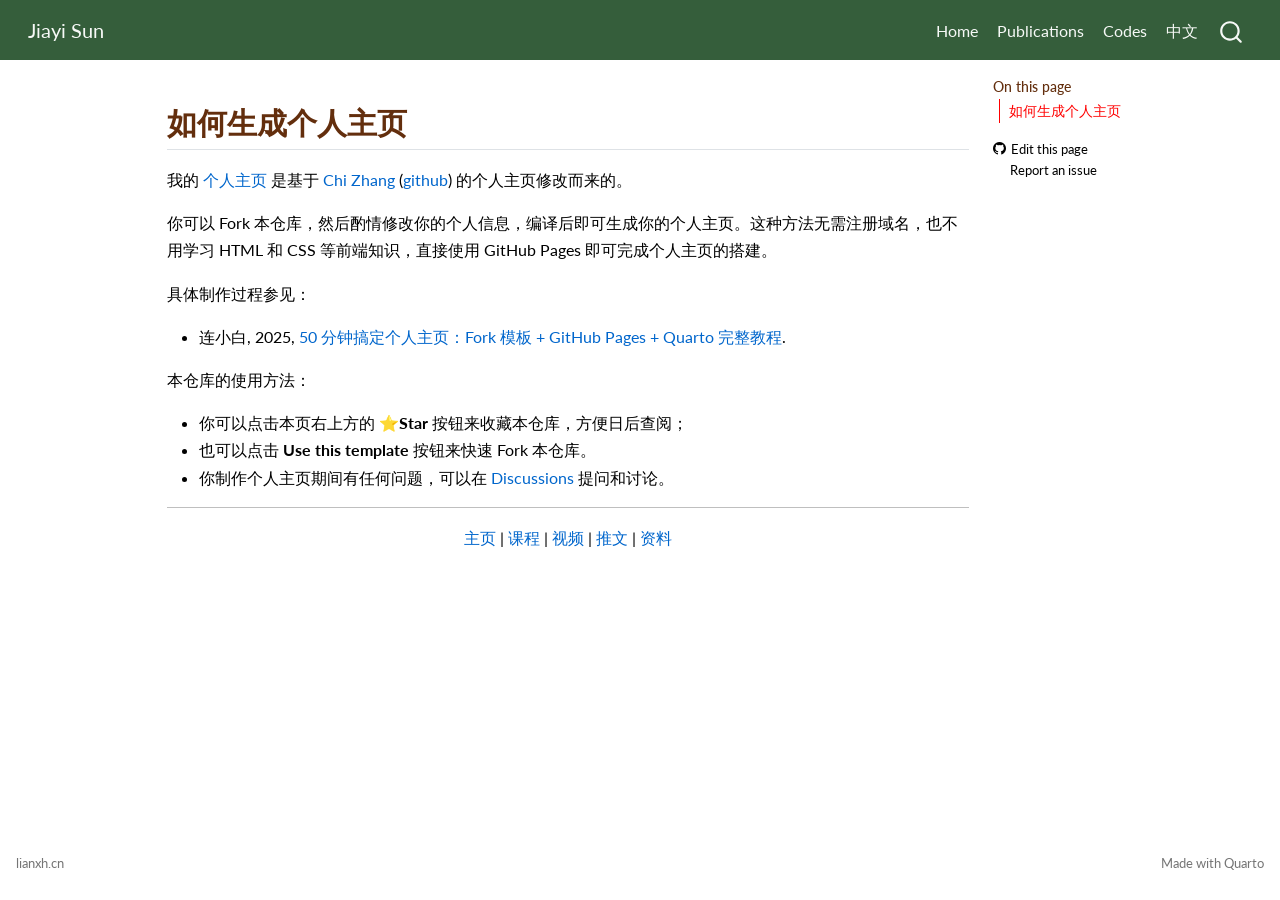
<file: docs/readme.html>
<!DOCTYPE html>
<html xmlns="http://www.w3.org/1999/xhtml" lang="en" xml:lang="en"><head>

<meta charset="utf-8">
<meta name="generator" content="quarto-1.11.9">

<meta name="viewport" content="width=device-width, initial-scale=1.0, user-scalable=yes">


<title>readme – Jiayi Sun</title>
<style>
/* Default styles provided by pandoc.
** See https://pandoc.org/MANUAL.html#variables-for-html for config info.
*/
span.smallcaps{font-variant: small-caps;}
div.columns{display: flex; gap: 1.5em;}
div.column{flex: auto;}
@media screen {
div.columns{gap: min(4vw, 1.5em);}
div.column{overflow-x: auto;}
}
div.hanging-indent{margin-left: 1.5em; text-indent: -1.5em;}
ul.task-list{list-style: none;}
ul.task-list li input[type="checkbox"] {
  width: 0.8em;
  margin: 0 0.8em 0.2em -1em; /* quarto-specific, see https://github.com/quarto-dev/quarto-cli/issues/4556 */ 
  vertical-align: middle;
}
</style>


<script src="site_libs/quarto-nav/quarto-nav.js"></script>
<script src="site_libs/quarto-nav/headroom.min.js"></script>
<script src="site_libs/clipboard/clipboard.min.js"></script>
<script src="site_libs/quarto-search/autocomplete.umd.js"></script>
<script src="site_libs/quarto-search/fuse.min.js"></script>
<script src="site_libs/quarto-search/quarto-search.js"></script>
<meta name="quarto:offset" content="./">
<link href="./images/site-logo.png" rel="icon" type="image/png">
<script src="site_libs/quarto-html/quarto.js" type="module"></script>
<script src="site_libs/quarto-html/tabsets/tabsets.js" type="module"></script>
<script src="site_libs/quarto-html/scrollable-regions/scrollable-regions.js" type="module"></script>
<script src="site_libs/quarto-html/popper.min.js"></script>
<script src="site_libs/quarto-html/tippy.umd.min.js"></script>
<script src="site_libs/quarto-html/anchor.min.js"></script>
<link href="site_libs/quarto-html/tippy.css" rel="stylesheet">
<link href="site_libs/quarto-html/quarto-syntax-highlighting-00e69191a930b42b155058873613fefc.css" rel="stylesheet" id="quarto-text-highlighting-styles">
<script src="site_libs/bootstrap/bootstrap.min.js"></script>
<link href="site_libs/bootstrap/bootstrap-icons.css" rel="stylesheet">
<link href="site_libs/bootstrap/bootstrap-016bd04e0e2c882a7816ee569cb32cd4.min.css" rel="stylesheet" append-hash="true" id="quarto-bootstrap" data-mode="light">
<script id="quarto-search-options" type="application/json">{
  "location": "navbar",
  "copy-button": false,
  "collapse-after": 3,
  "panel-placement": "end",
  "type": "overlay",
  "limit": 50,
  "keyboard-shortcut": [
    "f",
    "/",
    "s"
  ],
  "show-item-context": false,
  "language": {
    "search-no-results-text": "No results",
    "search-matching-documents-text": "matching documents",
    "search-copy-link-title": "Copy link to search",
    "search-hide-matches-text": "Hide additional matches",
    "search-more-match-text": "more match in this document",
    "search-more-matches-text": "more matches in this document",
    "search-clear-button-title": "Clear",
    "search-text-placeholder": "",
    "search-detached-cancel-button-title": "Cancel",
    "search-submit-button-title": "Submit",
    "search-label": "Search"
  }
}</script>


</head>

<body class="nav-fixed quarto-light"><a id="quarto-skip-link" class="visually-hidden-focusable" href="#quarto-document-content">Skip to main content</a>

<div id="quarto-search-results"></div>
  <header id="quarto-header" class="headroom fixed-top">
    <nav class="navbar navbar-expand-lg " data-bs-theme="dark" aria-label="Site">
      <div class="navbar-container container-fluid">
      <div class="navbar-brand-container mx-auto">
    <a class="navbar-brand" href="./index.html">
    <span class="navbar-title">Jiayi Sun</span>
    </a>
  </div>
          <button class="navbar-toggler" type="button" data-bs-toggle="collapse" data-bs-target="#navbarCollapse" aria-controls="navbarCollapse" aria-expanded="false" aria-label="Toggle navigation" onclick="if (window.quartoToggleHeadroom) { window.quartoToggleHeadroom(); }">
  <span class="navbar-toggler-icon"></span>
</button>
          <div class="collapse navbar-collapse" id="navbarCollapse">
            <ul class="navbar-nav navbar-nav-scroll ms-auto">
  <li class="nav-item">
    <a class="nav-link" href="./index.html"> 
<span class="menu-text">Home</span></a>
  </li>  
  <li class="nav-item">
    <a class="nav-link" href="./publications.html"> 
<span class="menu-text">Publications</span></a>
  </li>  
  <li class="nav-item">
    <a class="nav-link" href="./codes.html"> 
<span class="menu-text">Codes</span></a>
  </li>  
  <li class="nav-item">
    <a class="nav-link" href="./Chinese.html"> 
<span class="menu-text">中文</span></a>
  </li>  
</ul>
          </div> <!-- /navcollapse -->
            <div class="quarto-navbar-tools">
</div>
            <div id="quarto-search" class="" title="Search"></div>
      </div> <!-- /container-fluid -->
    </nav>
</header>
<!-- content -->
<div id="quarto-content" class="quarto-container page-columns page-rows-contents page-layout-article page-navbar">
<!-- sidebar -->
<!-- margin-sidebar -->
    <div id="quarto-margin-sidebar" class="sidebar margin-sidebar">
        <nav id="TOC" role="doc-toc" aria-labelledby="toc-title" class="toc-active">
    <h2 id="toc-title">On this page</h2>
   
  <ul>
  <li><a href="#如何生成个人主页" id="toc-如何生成个人主页" class="nav-link active" data-scroll-target="#如何生成个人主页">如何生成个人主页</a></li>
  </ul>
<div class="toc-actions"><ul><li><a href="https://github.com/Jyyyy-o4u/jiayisun.github.io/edit/main/readme.md" class="toc-action"><i class="bi bi-github"></i>Edit this page</a></li><li><a href="https://github.com/Jyyyy-o4u/jiayisun.github.io/issues/new" class="toc-action"><i class="bi empty"></i>Report an issue</a></li></ul></div></nav>
    </div>
<!-- main -->
<main class="content" id="quarto-document-content" tabindex="-1"><header id="title-block-header" class="quarto-title-block"></header>




<section id="如何生成个人主页" class="level2">
<h2 class="anchored" data-anchor-id="如何生成个人主页">如何生成个人主页</h2>
<p>我的 <a href="https://lianxhcn.github.io/">个人主页</a> 是基于 <a href="https://chizapoth.github.io/">Chi Zhang</a> (<a href="https://github.com/chizapoth/chizapoth.github.io">github</a>) 的个人主页修改而来的。</p>
<p>你可以 Fork 本仓库，然后酌情修改你的个人信息，编译后即可生成你的个人主页。这种方法无需注册域名，也不用学习 HTML 和 CSS 等前端知识，直接使用 GitHub Pages 即可完成个人主页的搭建。</p>
<p>具体制作过程参见：</p>
<ul>
<li>连小白, 2025, <a href="https://www.lianxh.cn/details/1644.html">50 分钟搞定个人主页：Fork 模板 + GitHub Pages + Quarto 完整教程</a>.</li>
</ul>
<p>本仓库的使用方法：</p>
<ul>
<li>你可以点击本页右上方的 ⭐<strong>Star</strong> 按钮来收藏本仓库，方便日后查阅；</li>
<li>也可以点击 <strong>Use this template</strong> 按钮来快速 Fork 本仓库。</li>
<li>你制作个人主页期间有任何问题，可以在 <a href="https://github.com/lianyujun/lianyujun.github.io/discussions">Discussions</a> 提问和讨论。</li>
</ul>
<hr>
<center>
<p><a href="https://www.lianxh.cn/">主页</a>&nbsp;|&nbsp;<a href="https://www.lianxh.cn/details/17.html">课程</a>&nbsp;|&nbsp;<a href="https://lianxh-class.cn/">视频</a>&nbsp;|&nbsp;<a href="https://www.lianxh.cn/blogs/all.html">推文</a>&nbsp;|&nbsp;<a href="https://www.lianxh.cn/share.html">资料</a></p>
</center>


</section>

</main> <!-- /main -->
<script id="quarto-html-after-body" type="application/javascript">
  window.document.addEventListener("DOMContentLoaded", function (event) {
    const icon = "";
    const anchorJS = new window.AnchorJS();
    anchorJS.options = {
      placement: 'right',
      icon: icon
    };
    anchorJS.add('.anchored');
    const isCodeAnnotation = (el) => {
      for (const clz of el.classList) {
        if (clz.startsWith('code-annotation-')) {                     
          return true;
        }
      }
      return false;
    }
    const onCopySuccess = function(e) {
      // button target
      const button = e.trigger;
      // don't keep focus
      button.blur();
      // flash "checked"
      button.classList.add('code-copy-button-checked');
      var currentTitle = button.getAttribute("title");
      button.setAttribute("title", "Copied!");
      let tooltip;
      if (window.bootstrap) {
        button.setAttribute("data-bs-toggle", "tooltip");
        button.setAttribute("data-bs-placement", "left");
        button.setAttribute("data-bs-title", "Copied!");
        tooltip = new bootstrap.Tooltip(button, 
          { trigger: "manual", 
            customClass: "code-copy-button-tooltip",
            offset: [0, -8]});
        tooltip.show();    
      }
      setTimeout(function() {
        if (tooltip) {
          tooltip.hide();
          button.removeAttribute("data-bs-title");
          button.removeAttribute("data-bs-toggle");
          button.removeAttribute("data-bs-placement");
        }
        button.setAttribute("title", currentTitle);
        button.classList.remove('code-copy-button-checked');
      }, 1000);
      // clear code selection
      e.clearSelection();
    }
    const getTextToCopy = function(trigger) {
      const outerScaffold = trigger.parentElement.cloneNode(true);
      const codeEl = outerScaffold.querySelector('code');
      for (const childEl of codeEl.children) {
        if (isCodeAnnotation(childEl)) {
          childEl.remove();
        }
      }
      return codeEl.innerText;
    }
    const clipboard = new window.ClipboardJS('.code-copy-button:not([data-in-quarto-modal])', {
      text: getTextToCopy
    });
    clipboard.on('success', onCopySuccess);
    if (window.document.getElementById('quarto-embedded-source-code-modal')) {
      const clipboardModal = new window.ClipboardJS('.code-copy-button[data-in-quarto-modal]', {
        text: getTextToCopy,
        container: window.document.getElementById('quarto-embedded-source-code-modal')
      });
      clipboardModal.on('success', onCopySuccess);
    }
      var localhostRegex = new RegExp(/^(?:http|https):\/\/localhost\:?[0-9]*\//);
      var mailtoRegex = new RegExp(/^mailto:/);
        var filterRegex = new RegExp("https:\/\/github\.com\/Jyyyy-o4u");
      var isInternal = (href) => {
          return filterRegex.test(href) || localhostRegex.test(href) || mailtoRegex.test(href);
      }
      // Inspect non-navigation links and adorn them if external
      window.quartoDecorateExternalLinks = function (root) {
     var links = (root || window.document).querySelectorAll('a[href]:not(.nav-link):not(.navbar-brand):not(.toc-action):not(.sidebar-link):not(.sidebar-item-toggle):not(.pagination-link):not(.no-external):not([aria-hidden]):not(.dropdown-item):not(.quarto-navigation-tool):not(.about-link)');
      for (var i=0; i<links.length; i++) {
        const link = links[i];
        if (!isInternal(link.href)) {
          // undo the damage that might have been done by quarto-nav.js in the case of
          // links that we want to consider external
          if (link.dataset.originalHref !== undefined) {
            link.href = link.dataset.originalHref;
          }
          if (!link.classList.contains('no-external-icon')) {
          }
        }
      }
      };
      window.quartoDecorateExternalLinks(window.document);
    // Esc closes the popup (WCAG 1.4.13) and focus leaving both trigger and
    // popup closes it (WCAG 2.4.11); tippy handles neither for interactive popups.
    const hideOnEscAndFocusOut = {
      name: 'hideOnEscAndFocusOut',
      defaultValue: true,
      fn(instance) {
        const dismiss = () => {
          // A show scheduled by the trigger delay would otherwise reopen it
          instance.clearDelayTimeouts();
          instance.hide();
        };
        const onKeyDown = (event) => {
          if (event.key !== 'Escape') {
            return;
          }
          // Keep Esc from also reaching page handlers (e.g. reveal.js overview),
          // except an open reveal.js slide menu, which Esc should close too.
          // The menu handles keys only when its keyboard option is on.
          const menuHandlesEsc = window.Reveal?.getPlugin?.('menu')?.isOpen() &&
            window.Reveal.getConfig().menu?.keyboard !== false;
          if (!menuHandlesEsc) {
            event.stopPropagation();
          }
          if (instance.popper.contains(window.document.activeElement)) {
            // Disabled while refocusing so the focus trigger does not reopen it
            instance.disable();
            instance.reference.focus();
            instance.enable();
          }
          dismiss();
        };
        const onFocusOut = (event) => {
          const target = event.relatedTarget;
          if (target && !instance.reference.contains(target) &&
              !instance.popper.contains(target)) {
            dismiss();
          }
        };
        // On the trigger too: a click trigger (code-annotations: select) has no
        // blur handling. Attached for the instance's lifetime so leaving the
        // trigger also cancels a show still pending on the trigger delay.
        instance.reference.addEventListener('focusout', onFocusOut);
        return {
          onShow() {
            window.document.addEventListener('keydown', onKeyDown, true);
            instance.popper.addEventListener('focusout', onFocusOut);
          },
          onHide() {
            window.document.removeEventListener('keydown', onKeyDown, true);
            instance.popper.removeEventListener('focusout', onFocusOut);
          },
          onDestroy() {
            instance.reference.removeEventListener('focusout', onFocusOut);
          },
        };
      },
    };
    function tippyHover(el, contentFn, onTriggerFn, onUntriggerFn) {
      const config = {
        allowHTML: true,
        maxWidth: 500,
        delay: 100,
        arrow: false,
        appendTo: function(el) {
            return el.parentElement;
        },
        interactive: true,
        interactiveBorder: 10,
        theme: 'quarto',
        placement: 'bottom-start',
        plugins: [hideOnEscAndFocusOut],
      };
      if (contentFn) {
        config.content = contentFn;
      }
      if (onTriggerFn) {
        config.onTrigger = onTriggerFn;
      }
      if (onUntriggerFn) {
        config.onUntrigger = onUntriggerFn;
      }
      window.tippy(el, config); 
    }
    const noterefs = window.document.querySelectorAll('a[role="doc-noteref"]');
    for (var i=0; i<noterefs.length; i++) {
      const ref = noterefs[i];
      tippyHover(ref, function() {
        // use id or data attribute instead here
        let href = ref.getAttribute('data-footnote-href') || ref.getAttribute('href');
        try { href = new URL(href).hash; } catch {}
        const id = href.replace(/^#\/?/, "");
        const note = window.document.getElementById(id);
        if (note) {
          return note.innerHTML;
        } else {
          return "";
        }
      });
    }
    const xrefs = window.document.querySelectorAll('a.quarto-xref');
    const processXRef = (id, note) => {
      // Strip column container classes
      const stripColumnClz = (el) => {
        el.classList.remove("page-full", "page-columns");
        if (el.children) {
          for (const child of el.children) {
            stripColumnClz(child);
          }
        }
      }
      stripColumnClz(note)
      if (id === null || id.startsWith('sec-')) {
        // Special case sections, only their first couple elements
        const container = document.createElement("div");
        if (note.children && note.children.length > 2) {
          container.appendChild(note.children[0].cloneNode(true));
          for (let i = 1; i < note.children.length; i++) {
            const child = note.children[i];
            if (child.tagName === "P" && child.innerText === "") {
              continue;
            } else {
              container.appendChild(child.cloneNode(true));
              break;
            }
          }
          if (window.Quarto?.typesetMath) {
            window.Quarto.typesetMath(container);
          }
          return container.innerHTML
        } else {
          if (window.Quarto?.typesetMath) {
            window.Quarto.typesetMath(note);
          }
          return note.innerHTML;
        }
      } else {
        // Remove any anchor links if they are present
        const anchorLink = note.querySelector('a.anchorjs-link');
        if (anchorLink) {
          anchorLink.remove();
        }
        if (window.Quarto?.typesetMath) {
          window.Quarto.typesetMath(note);
        }
        if (note.classList.contains("callout")) {
          return note.outerHTML;
        } else {
          return note.innerHTML;
        }
      }
    }
    for (var i=0; i<xrefs.length; i++) {
      const xref = xrefs[i];
      tippyHover(xref, undefined, function(instance) {
        instance.disable();
        let url = xref.getAttribute('href');
        let hash = undefined; 
        if (url.startsWith('#')) {
          hash = url;
        } else {
          try { hash = new URL(url).hash; } catch {}
        }
        if (hash) {
          const id = hash.replace(/^#\/?/, "");
          const note = window.document.getElementById(id);
          if (note !== null) {
            try {
              const html = processXRef(id, note.cloneNode(true));
              instance.setContent(html);
            } finally {
              instance.enable();
              instance.show();
            }
          } else {
            // See if we can fetch this
            fetch(url.split('#')[0])
            .then(res => res.text())
            .then(html => {
              const parser = new DOMParser();
              const htmlDoc = parser.parseFromString(html, "text/html");
              const note = htmlDoc.getElementById(id);
              if (note !== null) {
                const html = processXRef(id, note);
                instance.setContent(html);
              } 
            }).finally(() => {
              instance.enable();
              instance.show();
            });
          }
        } else {
          // See if we can fetch a full url (with no hash to target)
          // This is a special case and we should probably do some content thinning / targeting
          fetch(url)
          .then(res => res.text())
          .then(html => {
            const parser = new DOMParser();
            const htmlDoc = parser.parseFromString(html, "text/html");
            const note = htmlDoc.querySelector('main.content');
            if (note !== null) {
              // This should only happen for chapter cross references
              // (since there is no id in the URL)
              // remove the first header
              if (note.children.length > 0 && note.children[0].tagName === "HEADER") {
                note.children[0].remove();
              }
              const html = processXRef(null, note);
              instance.setContent(html);
            } 
          }).finally(() => {
            instance.enable();
            instance.show();
          });
        }
      }, function(instance) {
      });
    }
        let selectedAnnoteEl;
        const selectorForAnnotation = ( cell, annotation) => {
          let cellAttr = 'data-code-cell="' + cell + '"';
          let lineAttr = 'data-code-annotation="' +  annotation + '"';
          const selector = 'span[' + cellAttr + '][' + lineAttr + ']';
          return selector;
        }
        const selectCodeLines = (annoteEl) => {
          const doc = window.document;
          const targetCell = annoteEl.getAttribute("data-target-cell");
          const targetAnnotation = annoteEl.getAttribute("data-target-annotation");
          const annoteSpan = window.document.querySelector(selectorForAnnotation(targetCell, targetAnnotation));
          const lines = annoteSpan.getAttribute("data-code-lines").split(",");
          const lineIds = lines.map((line) => {
            return targetCell + "-" + line;
          })
          // Each band is positioned against its own containing block, which is
          // not the offsetParent of the lines, so place it from client rects.
          const placeBand = (band, firstEl, lastEl, codeBlock) => {
            const container = band.offsetParent;
            if (container === null) {
              return;
            }
            const containerRect = container.getBoundingClientRect();
            // Reveal.js scales slides with a transform, so convert client
            // pixels back to the CSS pixels of the container.
            const scale = containerRect.height / container.offsetHeight || 1;
            const firstRect = firstEl.getBoundingClientRect();
            const lastRect = lastEl.getBoundingClientRect();
            const top = (firstRect.top - containerRect.top) / scale - container.clientTop + container.scrollTop;
            const height = (lastRect.bottom - firstRect.top) / scale;
            band.style.top = top - 2 + "px";
            band.style.height = height + 4 + "px";
            if (codeBlock) {
              // Without the copy button wrapper, the containing block is wider
              // than the code block, so span the code block explicitly.
              const blockRect = codeBlock.getBoundingClientRect();
              band.style.left = (blockRect.left - containerRect.left) / scale - container.clientLeft + container.scrollLeft + "px";
              band.style.width = blockRect.width / scale + "px";
            }
          };
          if (lineIds.length > 0) {
            const el = window.document.getElementById(lineIds[0]);
            const lastEl = window.document.getElementById(lineIds[lineIds.length - 1]);
            const parent = el.parentElement.parentElement;
            // cook up a div (if necessary) and position it
            let div = window.document.getElementById("code-annotation-line-highlight");
            if (div === null) {
              div = window.document.createElement("div");
              div.setAttribute("id", "code-annotation-line-highlight");
              div.style.position = 'absolute';
              parent.appendChild(div);
            }
            placeBand(div, el, lastEl, parent.closest("div.sourceCode") || parent);
            let gutterDiv = window.document.getElementById("code-annotation-line-highlight-gutter");
            if (gutterDiv === null) {
              gutterDiv = window.document.createElement("div");
              gutterDiv.setAttribute("id", "code-annotation-line-highlight-gutter");
              gutterDiv.style.position = 'absolute';
              const codeCell = window.document.getElementById(targetCell);
              const gutter = codeCell.querySelector('.code-annotation-gutter');
              gutter.appendChild(gutterDiv);
            }
            placeBand(gutterDiv, el, lastEl);
            selectedAnnoteEl = annoteEl;
          }
        };
        const unselectCodeLines = () => {
          const elementsIds = ["code-annotation-line-highlight", "code-annotation-line-highlight-gutter"];
          elementsIds.forEach((elId) => {
            const div = window.document.getElementById(elId);
            if (div) {
              div.remove();
            }
          });
          selectedAnnoteEl = undefined;
        };
          // Handle positioning of the toggle
      window.addEventListener(
        "resize",
        throttle(() => {
          elRect = undefined;
          if (selectedAnnoteEl) {
            selectCodeLines(selectedAnnoteEl);
          }
        }, 10)
      );
      function throttle(fn, ms) {
      let throttle = false;
      let timer;
        return (...args) => {
          if(!throttle) { // first call gets through
              fn.apply(this, args);
              throttle = true;
          } else { // all the others get throttled
              if(timer) clearTimeout(timer); // cancel #2
              timer = setTimeout(() => {
                fn.apply(this, args);
                timer = throttle = false;
              }, ms);
          }
        };
      }
        // Attach click handler to the DT
        const annoteDls = window.document.querySelectorAll('dt[data-target-cell]');
        for (const annoteDlNode of annoteDls) {
          annoteDlNode.addEventListener('click', (event) => {
            const clickedEl = event.target;
            if (clickedEl !== selectedAnnoteEl) {
              unselectCodeLines();
              const activeEl = window.document.querySelector('dt[data-target-cell].code-annotation-active');
              if (activeEl) {
                activeEl.classList.remove('code-annotation-active');
              }
              selectCodeLines(clickedEl);
              clickedEl.classList.add('code-annotation-active');
            } else {
              // Unselect the line
              unselectCodeLines();
              clickedEl.classList.remove('code-annotation-active');
            }
          });
        }
    const findCites = (el) => {
      const parentEl = el.parentElement;
      if (parentEl) {
        const cites = parentEl.dataset.cites;
        if (cites) {
          return {
            el,
            cites: cites.split(' ')
          };
        } else {
          return findCites(el.parentElement)
        }
      } else {
        return undefined;
      }
    };
    var bibliorefs = window.document.querySelectorAll('a[role="doc-biblioref"]');
    for (var i=0; i<bibliorefs.length; i++) {
      const ref = bibliorefs[i];
      const citeInfo = findCites(ref);
      if (citeInfo) {
        tippyHover(citeInfo.el, function() {
          var popup = window.document.createElement('div');
          citeInfo.cites.forEach(function(cite) {
            var citeDiv = window.document.createElement('div');
            citeDiv.classList.add('hanging-indent');
            citeDiv.classList.add('csl-entry');
            var biblioDiv = window.document.getElementById('ref-' + cite);
            if (biblioDiv) {
              citeDiv.innerHTML = biblioDiv.innerHTML;
            }
            popup.appendChild(citeDiv);
          });
          return popup.innerHTML;
        });
      }
    }
  });
  </script>
  <script type="application/javascript">
  window.quartoScrollableRegionsLabels = {"code":"Scrollable code","output":"Scrollable output"};
  </script>
</div> <!-- /content -->
<footer class="footer">
  <div class="nav-footer">
    <div class="nav-footer-left">
<p><a href="https://www.lianxh.cn">lianxh.cn</a><br></p>
</div>   
    <div class="nav-footer-center">
      &nbsp;
    <div class="toc-actions d-sm-block d-md-none"><ul><li><a href="https://github.com/Jyyyy-o4u/jiayisun.github.io/edit/main/readme.md" class="toc-action"><i class="bi bi-github"></i>Edit this page</a></li><li><a href="https://github.com/Jyyyy-o4u/jiayisun.github.io/issues/new" class="toc-action"><i class="bi empty"></i>Report an issue</a></li></ul></div></div>
    <div class="nav-footer-right">
<p>Made with <a href="https://quarto.org/">Quarto</a><br></p>
</div>
  </div>
</footer>




</body></html>
</file>
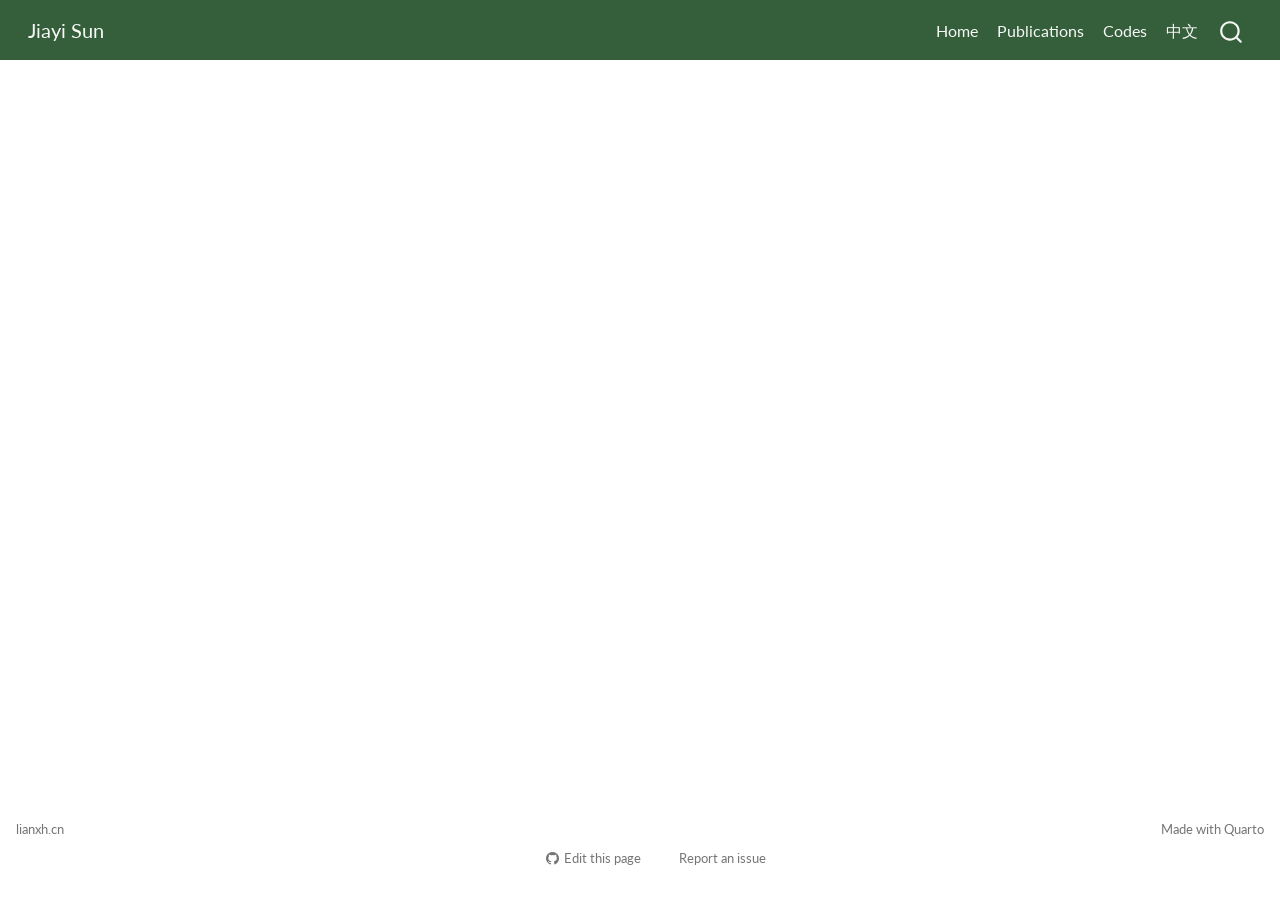
<file: docs/Teaching.html>
<!DOCTYPE html>
<html xmlns="http://www.w3.org/1999/xhtml" lang="en" xml:lang="en"><head>

<meta charset="utf-8">
<meta name="generator" content="quarto-1.11.9">

<meta name="viewport" content="width=device-width, initial-scale=1.0, user-scalable=yes">


<title>teaching – Jiayi Sun</title>
<style>
/* Default styles provided by pandoc.
** See https://pandoc.org/MANUAL.html#variables-for-html for config info.
*/
span.smallcaps{font-variant: small-caps;}
div.columns{display: flex; gap: 1.5em;}
div.column{flex: auto;}
@media screen {
div.columns{gap: min(4vw, 1.5em);}
div.column{overflow-x: auto;}
}
div.hanging-indent{margin-left: 1.5em; text-indent: -1.5em;}
ul.task-list{list-style: none;}
ul.task-list li input[type="checkbox"] {
  width: 0.8em;
  margin: 0 0.8em 0.2em -1em; /* quarto-specific, see https://github.com/quarto-dev/quarto-cli/issues/4556 */ 
  vertical-align: middle;
}
</style>


<script src="site_libs/quarto-nav/quarto-nav.js"></script>
<script src="site_libs/quarto-nav/headroom.min.js"></script>
<script src="site_libs/clipboard/clipboard.min.js"></script>
<script src="site_libs/quarto-search/autocomplete.umd.js"></script>
<script src="site_libs/quarto-search/fuse.min.js"></script>
<script src="site_libs/quarto-search/quarto-search.js"></script>
<meta name="quarto:offset" content="./">
<link href="./images/site-logo.png" rel="icon" type="image/png">
<script src="site_libs/quarto-html/quarto.js" type="module"></script>
<script src="site_libs/quarto-html/tabsets/tabsets.js" type="module"></script>
<script src="site_libs/quarto-html/scrollable-regions/scrollable-regions.js" type="module"></script>
<script src="site_libs/quarto-html/popper.min.js"></script>
<script src="site_libs/quarto-html/tippy.umd.min.js"></script>
<script src="site_libs/quarto-html/anchor.min.js"></script>
<link href="site_libs/quarto-html/tippy.css" rel="stylesheet">
<link href="site_libs/quarto-html/quarto-syntax-highlighting-00e69191a930b42b155058873613fefc.css" rel="stylesheet" id="quarto-text-highlighting-styles">
<script src="site_libs/bootstrap/bootstrap.min.js"></script>
<link href="site_libs/bootstrap/bootstrap-icons.css" rel="stylesheet">
<link href="site_libs/bootstrap/bootstrap-016bd04e0e2c882a7816ee569cb32cd4.min.css" rel="stylesheet" append-hash="true" id="quarto-bootstrap" data-mode="light">
<script id="quarto-search-options" type="application/json">{
  "location": "navbar",
  "copy-button": false,
  "collapse-after": 3,
  "panel-placement": "end",
  "type": "overlay",
  "limit": 50,
  "keyboard-shortcut": [
    "f",
    "/",
    "s"
  ],
  "show-item-context": false,
  "language": {
    "search-no-results-text": "No results",
    "search-matching-documents-text": "matching documents",
    "search-copy-link-title": "Copy link to search",
    "search-hide-matches-text": "Hide additional matches",
    "search-more-match-text": "more match in this document",
    "search-more-matches-text": "more matches in this document",
    "search-clear-button-title": "Clear",
    "search-text-placeholder": "",
    "search-detached-cancel-button-title": "Cancel",
    "search-submit-button-title": "Submit",
    "search-label": "Search"
  }
}</script>


</head>

<body class="nav-fixed quarto-light"><a id="quarto-skip-link" class="visually-hidden-focusable" href="#quarto-document-content">Skip to main content</a>

<div id="quarto-search-results"></div>
  <header id="quarto-header" class="headroom fixed-top">
    <nav class="navbar navbar-expand-lg " data-bs-theme="dark" aria-label="Site">
      <div class="navbar-container container-fluid">
      <div class="navbar-brand-container mx-auto">
    <a class="navbar-brand" href="./index.html">
    <span class="navbar-title">Jiayi Sun</span>
    </a>
  </div>
          <button class="navbar-toggler" type="button" data-bs-toggle="collapse" data-bs-target="#navbarCollapse" aria-controls="navbarCollapse" aria-expanded="false" aria-label="Toggle navigation" onclick="if (window.quartoToggleHeadroom) { window.quartoToggleHeadroom(); }">
  <span class="navbar-toggler-icon"></span>
</button>
          <div class="collapse navbar-collapse" id="navbarCollapse">
            <ul class="navbar-nav navbar-nav-scroll ms-auto">
  <li class="nav-item">
    <a class="nav-link" href="./index.html"> 
<span class="menu-text">Home</span></a>
  </li>  
  <li class="nav-item">
    <a class="nav-link" href="./publications.html"> 
<span class="menu-text">Publications</span></a>
  </li>  
  <li class="nav-item">
    <a class="nav-link" href="./codes.html"> 
<span class="menu-text">Codes</span></a>
  </li>  
  <li class="nav-item">
    <a class="nav-link" href="./Chinese.html"> 
<span class="menu-text">中文</span></a>
  </li>  
</ul>
          </div> <!-- /navcollapse -->
            <div class="quarto-navbar-tools">
</div>
            <div id="quarto-search" class="" title="Search"></div>
      </div> <!-- /container-fluid -->
    </nav>
</header>
<!-- content -->
<div id="quarto-content" class="quarto-container page-columns page-rows-contents page-layout-article page-navbar">
<!-- sidebar -->
<!-- margin-sidebar -->
    <div id="quarto-margin-sidebar" class="sidebar margin-sidebar zindex-bottom">
        
    </div>
<!-- main -->
<main class="content" id="quarto-document-content" tabindex="-1"><header id="title-block-header" class="quarto-title-block"></header>







</main> <!-- /main -->
<script id="quarto-html-after-body" type="application/javascript">
  window.document.addEventListener("DOMContentLoaded", function (event) {
    const icon = "";
    const anchorJS = new window.AnchorJS();
    anchorJS.options = {
      placement: 'right',
      icon: icon
    };
    anchorJS.add('.anchored');
    const isCodeAnnotation = (el) => {
      for (const clz of el.classList) {
        if (clz.startsWith('code-annotation-')) {                     
          return true;
        }
      }
      return false;
    }
    const onCopySuccess = function(e) {
      // button target
      const button = e.trigger;
      // don't keep focus
      button.blur();
      // flash "checked"
      button.classList.add('code-copy-button-checked');
      var currentTitle = button.getAttribute("title");
      button.setAttribute("title", "Copied!");
      let tooltip;
      if (window.bootstrap) {
        button.setAttribute("data-bs-toggle", "tooltip");
        button.setAttribute("data-bs-placement", "left");
        button.setAttribute("data-bs-title", "Copied!");
        tooltip = new bootstrap.Tooltip(button, 
          { trigger: "manual", 
            customClass: "code-copy-button-tooltip",
            offset: [0, -8]});
        tooltip.show();    
      }
      setTimeout(function() {
        if (tooltip) {
          tooltip.hide();
          button.removeAttribute("data-bs-title");
          button.removeAttribute("data-bs-toggle");
          button.removeAttribute("data-bs-placement");
        }
        button.setAttribute("title", currentTitle);
        button.classList.remove('code-copy-button-checked');
      }, 1000);
      // clear code selection
      e.clearSelection();
    }
    const getTextToCopy = function(trigger) {
      const outerScaffold = trigger.parentElement.cloneNode(true);
      const codeEl = outerScaffold.querySelector('code');
      for (const childEl of codeEl.children) {
        if (isCodeAnnotation(childEl)) {
          childEl.remove();
        }
      }
      return codeEl.innerText;
    }
    const clipboard = new window.ClipboardJS('.code-copy-button:not([data-in-quarto-modal])', {
      text: getTextToCopy
    });
    clipboard.on('success', onCopySuccess);
    if (window.document.getElementById('quarto-embedded-source-code-modal')) {
      const clipboardModal = new window.ClipboardJS('.code-copy-button[data-in-quarto-modal]', {
        text: getTextToCopy,
        container: window.document.getElementById('quarto-embedded-source-code-modal')
      });
      clipboardModal.on('success', onCopySuccess);
    }
      var localhostRegex = new RegExp(/^(?:http|https):\/\/localhost\:?[0-9]*\//);
      var mailtoRegex = new RegExp(/^mailto:/);
        var filterRegex = new RegExp("https:\/\/github\.com\/Jyyyy-o4u");
      var isInternal = (href) => {
          return filterRegex.test(href) || localhostRegex.test(href) || mailtoRegex.test(href);
      }
      // Inspect non-navigation links and adorn them if external
      window.quartoDecorateExternalLinks = function (root) {
     var links = (root || window.document).querySelectorAll('a[href]:not(.nav-link):not(.navbar-brand):not(.toc-action):not(.sidebar-link):not(.sidebar-item-toggle):not(.pagination-link):not(.no-external):not([aria-hidden]):not(.dropdown-item):not(.quarto-navigation-tool):not(.about-link)');
      for (var i=0; i<links.length; i++) {
        const link = links[i];
        if (!isInternal(link.href)) {
          // undo the damage that might have been done by quarto-nav.js in the case of
          // links that we want to consider external
          if (link.dataset.originalHref !== undefined) {
            link.href = link.dataset.originalHref;
          }
          if (!link.classList.contains('no-external-icon')) {
          }
        }
      }
      };
      window.quartoDecorateExternalLinks(window.document);
    // Esc closes the popup (WCAG 1.4.13) and focus leaving both trigger and
    // popup closes it (WCAG 2.4.11); tippy handles neither for interactive popups.
    const hideOnEscAndFocusOut = {
      name: 'hideOnEscAndFocusOut',
      defaultValue: true,
      fn(instance) {
        const dismiss = () => {
          // A show scheduled by the trigger delay would otherwise reopen it
          instance.clearDelayTimeouts();
          instance.hide();
        };
        const onKeyDown = (event) => {
          if (event.key !== 'Escape') {
            return;
          }
          // Keep Esc from also reaching page handlers (e.g. reveal.js overview),
          // except an open reveal.js slide menu, which Esc should close too.
          // The menu handles keys only when its keyboard option is on.
          const menuHandlesEsc = window.Reveal?.getPlugin?.('menu')?.isOpen() &&
            window.Reveal.getConfig().menu?.keyboard !== false;
          if (!menuHandlesEsc) {
            event.stopPropagation();
          }
          if (instance.popper.contains(window.document.activeElement)) {
            // Disabled while refocusing so the focus trigger does not reopen it
            instance.disable();
            instance.reference.focus();
            instance.enable();
          }
          dismiss();
        };
        const onFocusOut = (event) => {
          const target = event.relatedTarget;
          if (target && !instance.reference.contains(target) &&
              !instance.popper.contains(target)) {
            dismiss();
          }
        };
        // On the trigger too: a click trigger (code-annotations: select) has no
        // blur handling. Attached for the instance's lifetime so leaving the
        // trigger also cancels a show still pending on the trigger delay.
        instance.reference.addEventListener('focusout', onFocusOut);
        return {
          onShow() {
            window.document.addEventListener('keydown', onKeyDown, true);
            instance.popper.addEventListener('focusout', onFocusOut);
          },
          onHide() {
            window.document.removeEventListener('keydown', onKeyDown, true);
            instance.popper.removeEventListener('focusout', onFocusOut);
          },
          onDestroy() {
            instance.reference.removeEventListener('focusout', onFocusOut);
          },
        };
      },
    };
    function tippyHover(el, contentFn, onTriggerFn, onUntriggerFn) {
      const config = {
        allowHTML: true,
        maxWidth: 500,
        delay: 100,
        arrow: false,
        appendTo: function(el) {
            return el.parentElement;
        },
        interactive: true,
        interactiveBorder: 10,
        theme: 'quarto',
        placement: 'bottom-start',
        plugins: [hideOnEscAndFocusOut],
      };
      if (contentFn) {
        config.content = contentFn;
      }
      if (onTriggerFn) {
        config.onTrigger = onTriggerFn;
      }
      if (onUntriggerFn) {
        config.onUntrigger = onUntriggerFn;
      }
      window.tippy(el, config); 
    }
    const noterefs = window.document.querySelectorAll('a[role="doc-noteref"]');
    for (var i=0; i<noterefs.length; i++) {
      const ref = noterefs[i];
      tippyHover(ref, function() {
        // use id or data attribute instead here
        let href = ref.getAttribute('data-footnote-href') || ref.getAttribute('href');
        try { href = new URL(href).hash; } catch {}
        const id = href.replace(/^#\/?/, "");
        const note = window.document.getElementById(id);
        if (note) {
          return note.innerHTML;
        } else {
          return "";
        }
      });
    }
    const xrefs = window.document.querySelectorAll('a.quarto-xref');
    const processXRef = (id, note) => {
      // Strip column container classes
      const stripColumnClz = (el) => {
        el.classList.remove("page-full", "page-columns");
        if (el.children) {
          for (const child of el.children) {
            stripColumnClz(child);
          }
        }
      }
      stripColumnClz(note)
      if (id === null || id.startsWith('sec-')) {
        // Special case sections, only their first couple elements
        const container = document.createElement("div");
        if (note.children && note.children.length > 2) {
          container.appendChild(note.children[0].cloneNode(true));
          for (let i = 1; i < note.children.length; i++) {
            const child = note.children[i];
            if (child.tagName === "P" && child.innerText === "") {
              continue;
            } else {
              container.appendChild(child.cloneNode(true));
              break;
            }
          }
          if (window.Quarto?.typesetMath) {
            window.Quarto.typesetMath(container);
          }
          return container.innerHTML
        } else {
          if (window.Quarto?.typesetMath) {
            window.Quarto.typesetMath(note);
          }
          return note.innerHTML;
        }
      } else {
        // Remove any anchor links if they are present
        const anchorLink = note.querySelector('a.anchorjs-link');
        if (anchorLink) {
          anchorLink.remove();
        }
        if (window.Quarto?.typesetMath) {
          window.Quarto.typesetMath(note);
        }
        if (note.classList.contains("callout")) {
          return note.outerHTML;
        } else {
          return note.innerHTML;
        }
      }
    }
    for (var i=0; i<xrefs.length; i++) {
      const xref = xrefs[i];
      tippyHover(xref, undefined, function(instance) {
        instance.disable();
        let url = xref.getAttribute('href');
        let hash = undefined; 
        if (url.startsWith('#')) {
          hash = url;
        } else {
          try { hash = new URL(url).hash; } catch {}
        }
        if (hash) {
          const id = hash.replace(/^#\/?/, "");
          const note = window.document.getElementById(id);
          if (note !== null) {
            try {
              const html = processXRef(id, note.cloneNode(true));
              instance.setContent(html);
            } finally {
              instance.enable();
              instance.show();
            }
          } else {
            // See if we can fetch this
            fetch(url.split('#')[0])
            .then(res => res.text())
            .then(html => {
              const parser = new DOMParser();
              const htmlDoc = parser.parseFromString(html, "text/html");
              const note = htmlDoc.getElementById(id);
              if (note !== null) {
                const html = processXRef(id, note);
                instance.setContent(html);
              } 
            }).finally(() => {
              instance.enable();
              instance.show();
            });
          }
        } else {
          // See if we can fetch a full url (with no hash to target)
          // This is a special case and we should probably do some content thinning / targeting
          fetch(url)
          .then(res => res.text())
          .then(html => {
            const parser = new DOMParser();
            const htmlDoc = parser.parseFromString(html, "text/html");
            const note = htmlDoc.querySelector('main.content');
            if (note !== null) {
              // This should only happen for chapter cross references
              // (since there is no id in the URL)
              // remove the first header
              if (note.children.length > 0 && note.children[0].tagName === "HEADER") {
                note.children[0].remove();
              }
              const html = processXRef(null, note);
              instance.setContent(html);
            } 
          }).finally(() => {
            instance.enable();
            instance.show();
          });
        }
      }, function(instance) {
      });
    }
        let selectedAnnoteEl;
        const selectorForAnnotation = ( cell, annotation) => {
          let cellAttr = 'data-code-cell="' + cell + '"';
          let lineAttr = 'data-code-annotation="' +  annotation + '"';
          const selector = 'span[' + cellAttr + '][' + lineAttr + ']';
          return selector;
        }
        const selectCodeLines = (annoteEl) => {
          const doc = window.document;
          const targetCell = annoteEl.getAttribute("data-target-cell");
          const targetAnnotation = annoteEl.getAttribute("data-target-annotation");
          const annoteSpan = window.document.querySelector(selectorForAnnotation(targetCell, targetAnnotation));
          const lines = annoteSpan.getAttribute("data-code-lines").split(",");
          const lineIds = lines.map((line) => {
            return targetCell + "-" + line;
          })
          // Each band is positioned against its own containing block, which is
          // not the offsetParent of the lines, so place it from client rects.
          const placeBand = (band, firstEl, lastEl, codeBlock) => {
            const container = band.offsetParent;
            if (container === null) {
              return;
            }
            const containerRect = container.getBoundingClientRect();
            // Reveal.js scales slides with a transform, so convert client
            // pixels back to the CSS pixels of the container.
            const scale = containerRect.height / container.offsetHeight || 1;
            const firstRect = firstEl.getBoundingClientRect();
            const lastRect = lastEl.getBoundingClientRect();
            const top = (firstRect.top - containerRect.top) / scale - container.clientTop + container.scrollTop;
            const height = (lastRect.bottom - firstRect.top) / scale;
            band.style.top = top - 2 + "px";
            band.style.height = height + 4 + "px";
            if (codeBlock) {
              // Without the copy button wrapper, the containing block is wider
              // than the code block, so span the code block explicitly.
              const blockRect = codeBlock.getBoundingClientRect();
              band.style.left = (blockRect.left - containerRect.left) / scale - container.clientLeft + container.scrollLeft + "px";
              band.style.width = blockRect.width / scale + "px";
            }
          };
          if (lineIds.length > 0) {
            const el = window.document.getElementById(lineIds[0]);
            const lastEl = window.document.getElementById(lineIds[lineIds.length - 1]);
            const parent = el.parentElement.parentElement;
            // cook up a div (if necessary) and position it
            let div = window.document.getElementById("code-annotation-line-highlight");
            if (div === null) {
              div = window.document.createElement("div");
              div.setAttribute("id", "code-annotation-line-highlight");
              div.style.position = 'absolute';
              parent.appendChild(div);
            }
            placeBand(div, el, lastEl, parent.closest("div.sourceCode") || parent);
            let gutterDiv = window.document.getElementById("code-annotation-line-highlight-gutter");
            if (gutterDiv === null) {
              gutterDiv = window.document.createElement("div");
              gutterDiv.setAttribute("id", "code-annotation-line-highlight-gutter");
              gutterDiv.style.position = 'absolute';
              const codeCell = window.document.getElementById(targetCell);
              const gutter = codeCell.querySelector('.code-annotation-gutter');
              gutter.appendChild(gutterDiv);
            }
            placeBand(gutterDiv, el, lastEl);
            selectedAnnoteEl = annoteEl;
          }
        };
        const unselectCodeLines = () => {
          const elementsIds = ["code-annotation-line-highlight", "code-annotation-line-highlight-gutter"];
          elementsIds.forEach((elId) => {
            const div = window.document.getElementById(elId);
            if (div) {
              div.remove();
            }
          });
          selectedAnnoteEl = undefined;
        };
          // Handle positioning of the toggle
      window.addEventListener(
        "resize",
        throttle(() => {
          elRect = undefined;
          if (selectedAnnoteEl) {
            selectCodeLines(selectedAnnoteEl);
          }
        }, 10)
      );
      function throttle(fn, ms) {
      let throttle = false;
      let timer;
        return (...args) => {
          if(!throttle) { // first call gets through
              fn.apply(this, args);
              throttle = true;
          } else { // all the others get throttled
              if(timer) clearTimeout(timer); // cancel #2
              timer = setTimeout(() => {
                fn.apply(this, args);
                timer = throttle = false;
              }, ms);
          }
        };
      }
        // Attach click handler to the DT
        const annoteDls = window.document.querySelectorAll('dt[data-target-cell]');
        for (const annoteDlNode of annoteDls) {
          annoteDlNode.addEventListener('click', (event) => {
            const clickedEl = event.target;
            if (clickedEl !== selectedAnnoteEl) {
              unselectCodeLines();
              const activeEl = window.document.querySelector('dt[data-target-cell].code-annotation-active');
              if (activeEl) {
                activeEl.classList.remove('code-annotation-active');
              }
              selectCodeLines(clickedEl);
              clickedEl.classList.add('code-annotation-active');
            } else {
              // Unselect the line
              unselectCodeLines();
              clickedEl.classList.remove('code-annotation-active');
            }
          });
        }
    const findCites = (el) => {
      const parentEl = el.parentElement;
      if (parentEl) {
        const cites = parentEl.dataset.cites;
        if (cites) {
          return {
            el,
            cites: cites.split(' ')
          };
        } else {
          return findCites(el.parentElement)
        }
      } else {
        return undefined;
      }
    };
    var bibliorefs = window.document.querySelectorAll('a[role="doc-biblioref"]');
    for (var i=0; i<bibliorefs.length; i++) {
      const ref = bibliorefs[i];
      const citeInfo = findCites(ref);
      if (citeInfo) {
        tippyHover(citeInfo.el, function() {
          var popup = window.document.createElement('div');
          citeInfo.cites.forEach(function(cite) {
            var citeDiv = window.document.createElement('div');
            citeDiv.classList.add('hanging-indent');
            citeDiv.classList.add('csl-entry');
            var biblioDiv = window.document.getElementById('ref-' + cite);
            if (biblioDiv) {
              citeDiv.innerHTML = biblioDiv.innerHTML;
            }
            popup.appendChild(citeDiv);
          });
          return popup.innerHTML;
        });
      }
    }
  });
  </script>
  <script type="application/javascript">
  window.quartoScrollableRegionsLabels = {"code":"Scrollable code","output":"Scrollable output"};
  </script>
</div> <!-- /content -->
<footer class="footer">
  <div class="nav-footer">
    <div class="nav-footer-left">
<p><a href="https://www.lianxh.cn">lianxh.cn</a><br></p>
</div>   
    <div class="nav-footer-center">
      &nbsp;
    <div class="toc-actions"><ul><li><a href="https://github.com/Jyyyy-o4u/jiayisun.github.io/edit/main/Teaching.md" class="toc-action"><i class="bi bi-github"></i>Edit this page</a></li><li><a href="https://github.com/Jyyyy-o4u/jiayisun.github.io/issues/new" class="toc-action"><i class="bi empty"></i>Report an issue</a></li></ul></div></div>
    <div class="nav-footer-right">
<p>Made with <a href="https://quarto.org/">Quarto</a><br></p>
</div>
  </div>
</footer>




</body></html>
</file>
<file: docs/site_libs/quarto-html/tippy.css>
.tippy-box[data-animation=fade][data-state=hidden]{opacity:0}[data-tippy-root]{max-width:calc(100vw - 10px)}.tippy-box{position:relative;background-color:#333;color:#fff;border-radius:4px;font-size:14px;line-height:1.4;white-space:normal;outline:0;transition-property:transform,visibility,opacity}.tippy-box[data-placement^=top]>.tippy-arrow{bottom:0}.tippy-box[data-placement^=top]>.tippy-arrow:before{bottom:-7px;left:0;border-width:8px 8px 0;border-top-color:initial;transform-origin:center top}.tippy-box[data-placement^=bottom]>.tippy-arrow{top:0}.tippy-box[data-placement^=bottom]>.tippy-arrow:before{top:-7px;left:0;border-width:0 8px 8px;border-bottom-color:initial;transform-origin:center bottom}.tippy-box[data-placement^=left]>.tippy-arrow{right:0}.tippy-box[data-placement^=left]>.tippy-arrow:before{border-width:8px 0 8px 8px;border-left-color:initial;right:-7px;transform-origin:center left}.tippy-box[data-placement^=right]>.tippy-arrow{left:0}.tippy-box[data-placement^=right]>.tippy-arrow:before{left:-7px;border-width:8px 8px 8px 0;border-right-color:initial;transform-origin:center right}.tippy-box[data-inertia][data-state=visible]{transition-timing-function:cubic-bezier(.54,1.5,.38,1.11)}.tippy-arrow{width:16px;height:16px;color:#333}.tippy-arrow:before{content:"";position:absolute;border-color:transparent;border-style:solid}.tippy-content{position:relative;padding:5px 9px;z-index:1}
</file>
<file: docs/site_libs/quarto-html/quarto-syntax-highlighting-00e69191a930b42b155058873613fefc.css>
/* quarto syntax highlight colors */
:root {
  --quarto-hl-ot-color: #003B4F;
  --quarto-hl-at-color: #657422;
  --quarto-hl-ss-color: #20794D;
  --quarto-hl-an-color: #5E5E5E;
  --quarto-hl-fu-color: #4758AB;
  --quarto-hl-st-color: #20794D;
  --quarto-hl-cf-color: #003B4F;
  --quarto-hl-op-color: #5E5E5E;
  --quarto-hl-er-color: #AD0000;
  --quarto-hl-bn-color: #AD0000;
  --quarto-hl-al-color: #AD0000;
  --quarto-hl-va-color: #111111;
  --quarto-hl-bu-color: inherit;
  --quarto-hl-ex-color: inherit;
  --quarto-hl-pp-color: #AD0000;
  --quarto-hl-in-color: #5E5E5E;
  --quarto-hl-vs-color: #20794D;
  --quarto-hl-wa-color: #5E5E5E;
  --quarto-hl-do-color: #5E5E5E;
  --quarto-hl-im-color: #00769E;
  --quarto-hl-ch-color: #20794D;
  --quarto-hl-dt-color: #AD0000;
  --quarto-hl-fl-color: #AD0000;
  --quarto-hl-co-color: #5E5E5E;
  --quarto-hl-cv-color: #5E5E5E;
  --quarto-hl-cn-color: #8f5902;
  --quarto-hl-sc-color: #5E5E5E;
  --quarto-hl-dv-color: #AD0000;
  --quarto-hl-kw-color: #003B4F;
}

/* other quarto variables */
:root {
  --quarto-font-monospace: "Source Code Pro", monospace;
}

/* syntax highlight based on Pandoc's rules */
pre > code.sourceCode > span {
  color: #003B4F;
}

code.sourceCode > span {
  color: #003B4F;
}

div.sourceCode,
div.sourceCode pre.sourceCode {
  color: #003B4F;
}

/* Normal */
code span {
  color: #003B4F;
}

/* Alert */
code span.al {
  color: #AD0000;
  font-style: inherit;
}

/* Annotation */
code span.an {
  color: #5E5E5E;
  font-style: inherit;
}

/* Attribute */
code span.at {
  color: #657422;
  font-style: inherit;
}

/* BaseN */
code span.bn {
  color: #AD0000;
  font-style: inherit;
}

/* BuiltIn */
code span.bu {
  font-style: inherit;
}

/* ControlFlow */
code span.cf {
  color: #003B4F;
  font-weight: bold;
  font-style: inherit;
}

/* Char */
code span.ch {
  color: #20794D;
  font-style: inherit;
}

/* Constant */
code span.cn {
  color: #8f5902;
  font-style: inherit;
}

/* Comment */
code span.co {
  color: #5E5E5E;
  font-style: inherit;
}

/* CommentVar */
code span.cv {
  color: #5E5E5E;
  font-style: italic;
}

/* Documentation */
code span.do {
  color: #5E5E5E;
  font-style: italic;
}

/* DataType */
code span.dt {
  color: #AD0000;
  font-style: inherit;
}

/* DecVal */
code span.dv {
  color: #AD0000;
  font-style: inherit;
}

/* Error */
code span.er {
  color: #AD0000;
  font-style: inherit;
}

/* Extension */
code span.ex {
  font-style: inherit;
}

/* Float */
code span.fl {
  color: #AD0000;
  font-style: inherit;
}

/* Function */
code span.fu {
  color: #4758AB;
  font-style: inherit;
}

/* Import */
code span.im {
  color: #00769E;
  font-style: inherit;
}

/* Information */
code span.in {
  color: #5E5E5E;
  font-style: inherit;
}

/* Keyword */
code span.kw {
  color: #003B4F;
  font-weight: bold;
  font-style: inherit;
}

/* Operator */
code span.op {
  color: #5E5E5E;
  font-style: inherit;
}

/* Other */
code span.ot {
  color: #003B4F;
  font-style: inherit;
}

/* Preprocessor */
code span.pp {
  color: #AD0000;
  font-style: inherit;
}

/* SpecialChar */
code span.sc {
  color: #5E5E5E;
  font-style: inherit;
}

/* SpecialString */
code span.ss {
  color: #20794D;
  font-style: inherit;
}

/* String */
code span.st {
  color: #20794D;
  font-style: inherit;
}

/* Variable */
code span.va {
  color: #111111;
  font-style: inherit;
}

/* VerbatimString */
code span.vs {
  color: #20794D;
  font-style: inherit;
}

/* Warning */
code span.wa {
  color: #5E5E5E;
  font-style: italic;
}

.prevent-inlining {
  content: "</";
}

/*# sourceMappingURL=f63bb6c3465eb2121179ccb8d6784b03.css.map */
</file>
